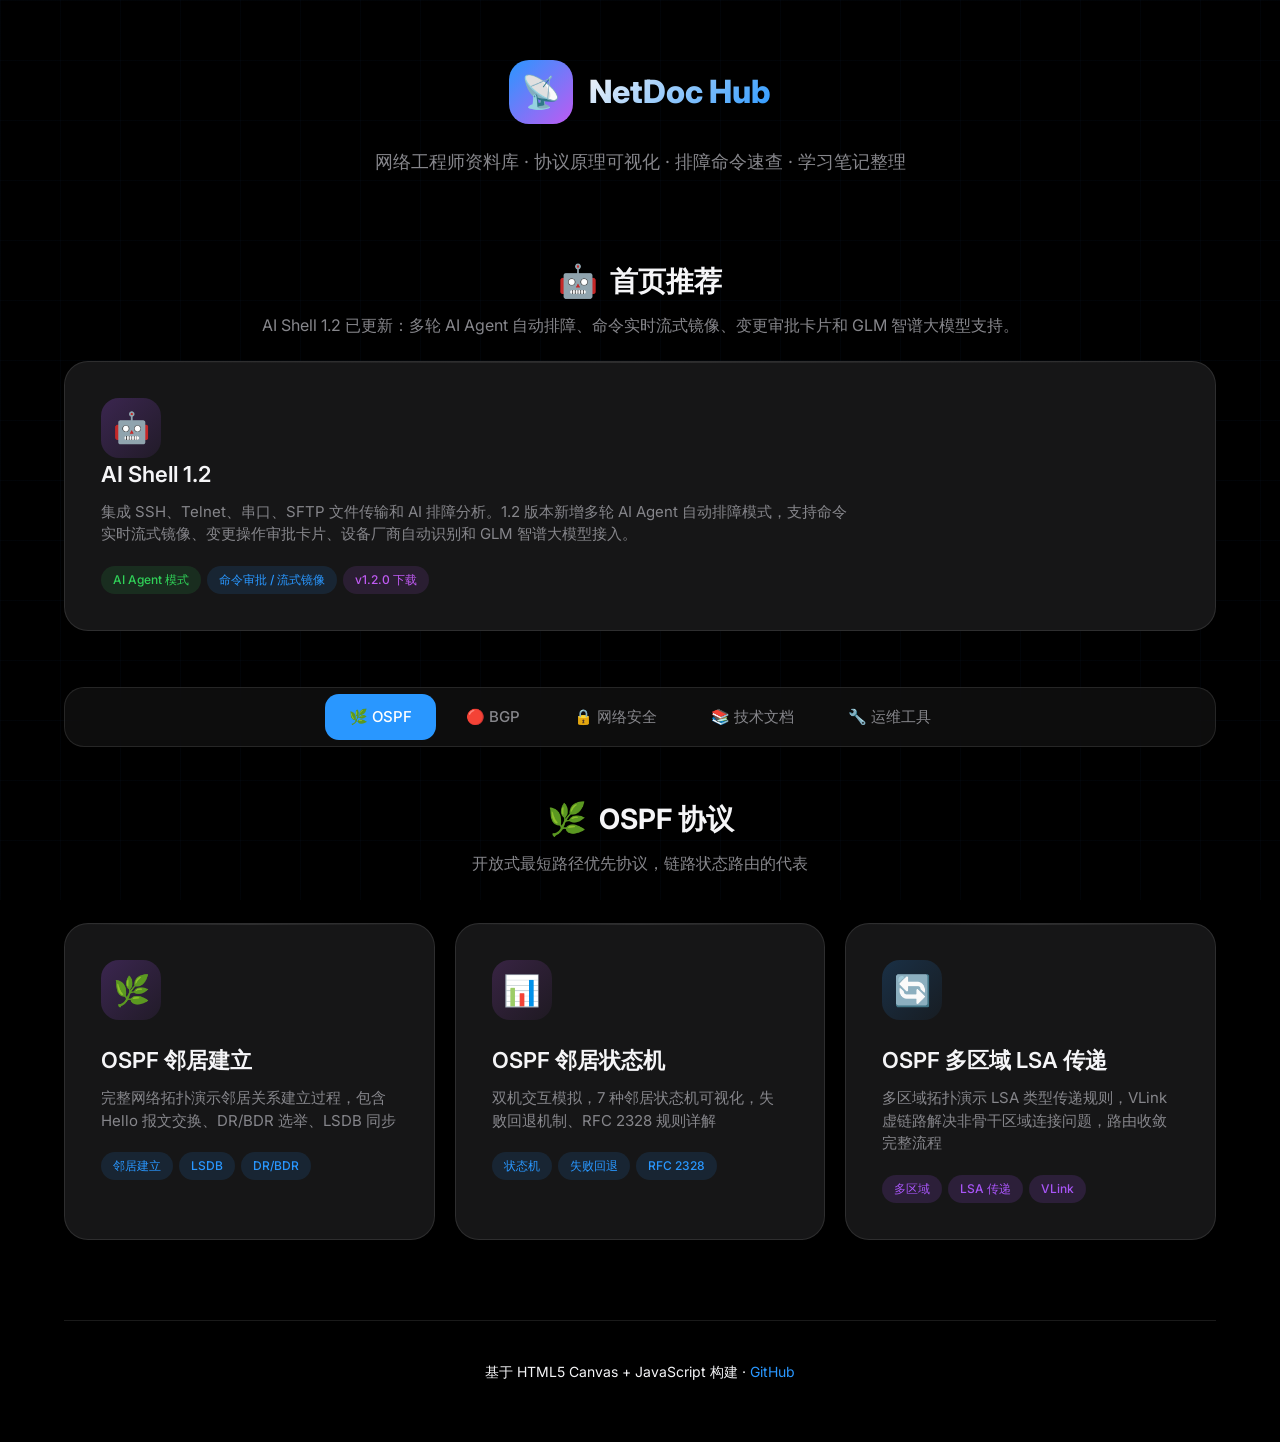
<file: index.html>
<!DOCTYPE html>
<html lang="zh-CN">
<head>
    <meta charset="UTF-8">
    <meta name="viewport" content="width=device-width, initial-scale=1.0">
    <title>NetDoc Hub - 网络工程师资料库</title>
    <link rel="preconnect" href="https://fonts.googleapis.com">
    <link rel="preconnect" href="https://fonts.gstatic.com" crossorigin>
    <link href="https://fonts.googleapis.com/css2?family=Inter:wght@400;500;600;700;800&family=JetBrains+Mono:wght@400;500;700&display=swap" rel="stylesheet">
    <style>
        * {
            margin: 0;
            padding: 0;
            box-sizing: border-box;
        }

        :root {
            --bg-primary: #000;
            --bg-secondary: #1d1d1f;
            --bg-card: #161617;
            --bg-card-hover: #1a1a1c;
            --text-primary: #f5f5f7;
            --text-secondary: #86868b;
            --accent-blue: #2997ff;
            --accent-green: #30d158;
            --accent-purple: #bf5af2;
            --accent-orange: #ff9f0a;
            --accent-red: #ff453a;
            --border-color: rgba(255, 255, 255, 0.1);
        }

        body {
            font-family: 'Inter', -apple-system, BlinkMacSystemFont, 'SF Pro Display', sans-serif;
            background: var(--bg-primary);
            color: var(--text-primary);
            line-height: 1.5;
            -webkit-font-smoothing: antialiased;
        }

        .bg-grid {
            position: fixed;
            top: 0;
            left: 0;
            width: 100%;
            height: 100%;
            background-image:
                linear-gradient(rgba(59, 130, 246, 0.03) 1px, transparent 1px),
                linear-gradient(90deg, rgba(59, 130, 246, 0.03) 1px, transparent 1px);
            background-size: 60px 60px;
            pointer-events: none;
            z-index: 0;
        }

        .container {
            position: relative;
            z-index: 1;
            max-width: 1200px;
            margin: 0 auto;
            padding: 60px 24px;
        }

        header {
            text-align: center;
            margin-bottom: 80px;
        }

        .logo {
            display: inline-flex;
            align-items: center;
            gap: 16px;
            margin-bottom: 24px;
        }

        .logo-icon {
            width: 64px;
            height: 64px;
            background: linear-gradient(135deg, var(--accent-blue), var(--accent-purple));
            border-radius: 20px;
            display: flex;
            align-items: center;
            justify-content: center;
            font-size: 32px;
        }

        .logo-text {
            font-size: 32px;
            font-weight: 800;
            background: linear-gradient(135deg, var(--text-primary), var(--accent-blue));
            -webkit-background-clip: text;
            -webkit-text-fill-color: transparent;
        }

        .subtitle {
            font-size: 18px;
            color: var(--text-secondary);
            max-width: 600px;
            margin: 0 auto;
            line-height: 1.6;
        }

        .category-nav {
            display: flex;
            justify-content: center;
            gap: 6px;
            margin: 48px 0;
            padding: 6px;
            background: rgba(255, 255, 255, 0.05);
            border-radius: 20px;
            backdrop-filter: blur(20px);
            -webkit-backdrop-filter: blur(20px);
            border: 1px solid var(--border-color);
            flex-wrap: wrap;
        }

        .category-btn {
            padding: 12px 24px;
            background: transparent;
            border: none;
            border-radius: 14px;
            color: var(--text-secondary);
            font-size: 15px;
            font-weight: 500;
            cursor: pointer;
            transition: all 0.35s cubic-bezier(0.4, 0, 0.2, 1);
            text-decoration: none;
            display: flex;
            align-items: center;
            gap: 8px;
        }

        .category-btn:hover {
            color: var(--text-primary);
            background: rgba(255, 255, 255, 0.05);
        }

        .category-btn.ospf.active {
            background: var(--accent-blue);
            color: #fff;
        }

        .category-btn.bgp.active {
            background: var(--text-primary);
            color: #000;
        }

        .category-btn.security.active {
            background: var(--accent-red);
            color: #fff;
        }

        .category-btn.tool.active {
            background: var(--accent-orange);
            color: #000;
        }

        .category-btn.ops.active {
            background: var(--accent-green);
            color: #000;
        }

        .category-btn .icon {
            font-size: 18px;
        }

        .section-title {
            text-align: center;
            margin-bottom: 48px;
        }

        .section-title .icon {
            font-size: 32px;
        }

        .section-title h2 {
            font-size: 28px;
            font-weight: 700;
            margin-bottom: 8px;
            display: flex;
            align-items: center;
            justify-content: center;
            gap: 12px;
        }

        .section-title p {
            color: var(--text-secondary);
            font-size: 16px;
        }

        .featured-section {
            margin: 0 0 56px;
        }

        .featured-section .section-title {
            margin-bottom: 24px;
        }

        .featured-card {
            display: grid;
            grid-template-columns: auto minmax(0, 1fr) auto;
            gap: 24px;
            align-items: center;
            padding: 34px;
            border-color: rgba(48, 209, 88, 0.32);
            background:
                linear-gradient(135deg, rgba(48, 209, 88, 0.12), rgba(41, 151, 255, 0.07)),
                var(--bg-card);
        }

        .featured-card .project-icon {
            margin-bottom: 0;
        }

        .featured-copy h3 {
            margin-bottom: 8px;
        }

        .featured-copy p {
            margin-bottom: 16px;
            max-width: 760px;
        }

        #ospf, #bgp, #security, #tools, #ops-tools {
            animation: fadeIn 0.4s ease-out;
        }

        @keyframes fadeIn {
            from {
                opacity: 0;
                transform: translateY(20px);
            }
            to {
                opacity: 1;
                transform: translateY(0);
            }
        }

        .projects-grid {
            display: grid;
            grid-template-columns: repeat(auto-fit, minmax(340px, 1fr));
            gap: 20px;
            margin-bottom: 80px;
        }

        .project-card {
            background: var(--bg-card);
            border: 1px solid var(--border-color);
            border-radius: 24px;
            padding: 36px;
            transition: all 0.45s cubic-bezier(0.4, 0, 0.2, 1);
            cursor: pointer;
            text-decoration: none;
            color: inherit;
            display: block;
            position: relative;
            overflow: hidden;
        }

        .project-card::before {
            content: '';
            position: absolute;
            top: 0;
            left: 0;
            right: 0;
            height: 1px;
            background: linear-gradient(90deg, transparent, rgba(255,255,255,0.1), transparent);
        }

        .project-card:hover {
            background: var(--bg-card-hover);
            transform: translateY(-3px);
            border-color: rgba(255, 255, 255, 0.18);
            box-shadow: 0 16px 48px rgba(0, 0, 0, 0.4);
        }

        .project-card .card-arrow {
            position: absolute;
            top: 36px;
            right: 36px;
            width: 36px;
            height: 36px;
            border-radius: 50%;
            background: rgba(255, 255, 255, 0.1);
            display: flex;
            align-items: center;
            justify-content: center;
            font-size: 14px;
            opacity: 0;
            transform: translateX(-8px);
            transition: all 0.3s ease;
        }

        .project-card:hover .card-arrow {
            opacity: 1;
            transform: translateX(0);
        }

        .coming-soon-card {
            opacity: 0.5;
            cursor: not-allowed;
        }

        .coming-soon-card:hover {
            transform: none;
            background: var(--bg-card);
            box-shadow: none;
        }

        .coming-soon {
            display: inline-block;
            background: rgba(255, 159, 10, 0.12);
            color: var(--accent-orange);
            padding: 4px 12px;
            border-radius: 20px;
            font-size: 12px;
            font-weight: 600;
            margin-top: 8px;
            cursor: default;
        }

        .coming-badge {
            display: inline-flex;
            align-items: center;
            gap: 6px;
            padding: 6px 14px;
            background: rgba(255, 159, 10, 0.12);
            color: var(--accent-orange);
            border-radius: 980px;
            font-size: 13px;
            font-weight: 600;
            margin-top: 16px;
        }

        .tag.ospf {
            background: rgba(168, 85, 247, 0.15);
            color: #a855f7;
        }

        .tag.bgp {
            background: rgba(239, 68, 68, 0.15);
            color: var(--accent-red);
        }

        .project-icon {
            width: 60px;
            height: 60px;
            border-radius: 18px;
            display: flex;
            align-items: center;
            justify-content: center;
            font-size: 30px;
            margin-bottom: 24px;
        }

        .project-icon.green { background: linear-gradient(135deg, rgba(168, 85, 247, 0.25), rgba(168, 85, 247, 0.08)); }
        .project-icon.purple { background: linear-gradient(135deg, rgba(191, 90, 242, 0.2), rgba(191, 90, 242, 0.05)); }
        .project-icon.blue { background: linear-gradient(135deg, rgba(41, 151, 255, 0.2), rgba(41, 151, 255, 0.05)); }
        .project-icon.orange { background: linear-gradient(135deg, rgba(255, 159, 10, 0.2), rgba(255, 159, 10, 0.05)); }
        .project-icon.red { background: linear-gradient(135deg, rgba(255, 69, 58, 0.2), rgba(255, 69, 58, 0.05)); }

        .project-card h3 {
            font-size: 22px;
            font-weight: 600;
            margin-bottom: 10px;
        }

        .project-card p {
            color: var(--text-secondary);
            font-size: 15px;
            line-height: 1.5;
            margin-bottom: 20px;
        }

        .project-tags {
            display: flex;
            flex-wrap: wrap;
            gap: 6px;
        }

        .tag {
            padding: 5px 12px;
            background: rgba(255, 255, 255, 0.08);
            border-radius: 980px;
            font-size: 12px;
            font-weight: 500;
            color: var(--text-secondary);
        }

        .tag.protocol { background: rgba(41, 151, 255, 0.12); color: var(--accent-blue); }
        .tag.tool { background: rgba(41, 151, 255, 0.12); color: var(--accent-blue); }
        .tag.ebook { background: rgba(255, 159, 10, 0.12); color: var(--accent-orange); }
        .tag.ai { background: rgba(48, 209, 88, 0.12); color: var(--accent-green); }
        .tag.download { background: rgba(191, 90, 242, 0.12); color: var(--accent-purple); }

        .features {
            display: grid;
            grid-template-columns: repeat(auto-fit, minmax(260px, 1fr));
            gap: 20px;
            margin-bottom: 80px;
        }

        .feature-card {
            background: var(--bg-card);
            border: 1px solid var(--border-color);
            border-radius: 12px;
            padding: 20px;
            text-align: center;
        }

        .feature-icon {
            width: 44px;
            height: 44px;
            border-radius: 10px;
            display: flex;
            align-items: center;
            justify-content: center;
            font-size: 22px;
            margin: 0 auto 12px;
        }

        .feature-card h4 {
            font-size: 14px;
            font-weight: 600;
            margin-bottom: 6px;
        }

        .feature-card p {
            color: var(--text-secondary);
            font-size: 12px;
            line-height: 1.5;
        }

        footer {
            text-align: center;
            padding-top: 40px;
            border-top: 1px solid var(--border-color);
            color: var(--text-tertiary);
            font-size: 14px;
        }

        footer a {
            color: var(--accent-blue);
            text-decoration: none;
        }

        footer a:hover {
            text-decoration: underline;
        }

        .stats {
            display: flex;
            justify-content: center;
            gap: 48px;
            margin: 40px 0;
        }

        .stat-item {
            text-align: center;
        }

        .stat-value {
            font-size: 36px;
            font-weight: 800;
            color: var(--accent-blue);
        }

        .stat-label {
            font-size: 13px;
            color: var(--text-tertiary);
            margin-top: 4px;
        }

        @media (max-width: 768px) {
            .container {
                padding: 40px 16px;
            }

            .logo-text {
                font-size: 24px;
            }

            .category-nav {
                gap: 8px;
                margin: 32px 0;
            }

            .category-btn {
                padding: 8px 16px;
                font-size: 13px;
            }

            .projects-grid {
                grid-template-columns: 1fr;
            }

            .featured-card {
                grid-template-columns: 1fr;
            }

            .stats {
                gap: 24px;
            }

            .stat-value {
                font-size: 28px;
            }
        }
    </style>
</head>
<body>
    <div class="bg-grid"></div>
    <div class="container">
        <header>
            <div class="logo">
                <div class="logo-icon">📡</div>
                <span class="logo-text">NetDoc Hub</span>
            </div>
            <p class="subtitle">
                网络工程师资料库 · 协议原理可视化 · 排障命令速查 · 学习笔记整理
            </p>
        </header>

        <section class="featured-section">
            <div class="section-title">
                <h2><span class="icon">🤖</span> 首页推荐</h2>
                <p>AI Shell 1.2 已更新：多轮 AI Agent 自动排障、命令实时流式镜像、变更审批卡片和 GLM 智谱大模型支持。</p>
            </div>
            <a href="tools/ai-shell.html" class="project-card featured-card">
                <div class="project-icon green">🤖</div>
                <div class="featured-copy">
                    <h3>AI Shell 1.2</h3>
                    <p>集成 SSH、Telnet、串口、SFTP 文件传输和 AI 排障分析。1.2 版本新增多轮 AI Agent 自动排障模式，支持命令实时流式镜像、变更操作审批卡片、设备厂商自动识别和 GLM 智谱大模型接入。</p>
                    <div class="project-tags">
                        <span class="tag ai">AI Agent 模式</span>
                        <span class="tag tool">命令审批 / 流式镜像</span>
                        <span class="tag download">v1.2.0 下载</span>
                    </div>
                </div>
                <div class="card-arrow">→</div>
            </a>
        </section>

        <nav class="category-nav">
            <a href="#ospf" class="category-btn ospf active" onclick="switchCategory('ospf')">🌿 OSPF</a>
            <a href="#bgp" class="category-btn bgp" onclick="switchCategory('bgp')">🔴 BGP</a>
            <a href="#security" class="category-btn security" onclick="switchCategory('security')">🔒 网络安全</a>
            <a href="#tools" class="category-btn tool" onclick="switchCategory('tools')">📚 技术文档</a>
            <a href="#ops-tools" class="category-btn ops" onclick="switchCategory('ops-tools')">🔧 运维工具</a>
        </nav>

        <section id="ospf">
            <div class="section-title">
                <h2><span class="icon">🌿</span> OSPF 协议</h2>
                <p>开放式最短路径优先协议，链路状态路由的代表</p>
            </div>

            <div class="projects-grid">
                <a href="ospf/ospf.html" class="project-card">
                    <div class="project-icon green">🌿</div>
                    <h3>OSPF 邻居建立</h3>
                    <p>完整网络拓扑演示邻居关系建立过程，包含 Hello 报文交换、DR/BDR 选举、LSDB 同步</p>
                    <div class="project-tags">
                        <span class="tag protocol">邻居建立</span>
                        <span class="tag protocol">LSDB</span>
                        <span class="tag protocol">DR/BDR</span>
                    </div>
                    <div class="card-arrow">→</div>
                </a>

                <a href="ospf/ospf-states.html" class="project-card">
                    <div class="project-icon purple">📊</div>
                    <h3>OSPF 邻居状态机</h3>
                    <p>双机交互模拟，7 种邻居状态机可视化，失败回退机制、RFC 2328 规则详解</p>
                    <div class="project-tags">
                        <span class="tag protocol">状态机</span>
                        <span class="tag protocol">失败回退</span>
                        <span class="tag protocol">RFC 2328</span>
                    </div>
                    <div class="card-arrow">→</div>
                </a>

                <a href="ospf/ospf-multi-area-lsa.html" class="project-card">
                    <div class="project-icon blue">🔄</div>
                    <h3>OSPF 多区域 LSA 传递</h3>
                    <p>多区域拓扑演示 LSA 类型传递规则，VLink 虚链路解决非骨干区域连接问题，路由收敛完整流程</p>
                    <div class="project-tags">
                        <span class="tag ospf">多区域</span>
                        <span class="tag ospf">LSA 传递</span>
                        <span class="tag ospf">VLink</span>
                    </div>
                    <div class="card-arrow">→</div>
                </a>
            </div>
        </section>

        <section id="bgp">
            <div class="section-title">
                <h2><span class="icon">🔴</span> BGP 协议</h2>
                <p>边界网关协议，互联网核心路由协议</p>
            </div>

            <div class="projects-grid">
                <a href="bgp/bgp反射与路由传递.html" class="project-card">
                    <div class="project-icon blue">🔴</div>
                    <h3>BGP 路由反射器</h3>
                    <p>路由反射器原理演示，iBGP 路由传递规则，客户端与非客户端路由反射</p>
                    <div class="project-tags">
                        <span class="tag protocol">BGP</span>
                        <span class="tag protocol">路由反射</span>
                        <span class="tag protocol">iBGP</span>
                    </div>
                    <div class="card-arrow">→</div>
                </a>
            </div>
        </section>

        <section id="security">
            <div class="section-title">
                <h2><span class="icon">🔒</span> 网络安全</h2>
                <p>网络安全演示，包括WiFi密码破解、钓鱼攻击等</p>
            </div>

            <div class="projects-grid">
                <a href="security/wifi-hacking.html" class="project-card">
                    <div class="project-icon red" style="background: linear-gradient(135deg, rgba(239, 68, 68, 0.2), rgba(239, 68, 68, 0.05));">🔓</div>
                    <h3>WiFi 密码破解</h3>
                    <p>模拟WiFi密码破解过程，包括网络扫描、握手包捕获、字典攻击等步骤</p>
                    <div class="project-tags">
                        <span class="tag protocol">WiFi</span>
                        <span class="tag protocol">密码破解</span>
                        <span class="tag protocol">网络安全</span>
                    </div>
                    <div class="card-arrow">→</div>
                </a>
            </div>
        </section>

        <section id="tools">
            <div class="section-title">
                <h2><span class="icon">📚</span> 技术文档</h2>
                <p>网络工程师技术资料与文档</p>
            </div>

            <div class="projects-grid">
                <a href="手册/网工入门・8 个排障必备命令 图文速查手册 (1) (1).pdf" class="project-card">
                    <div class="project-icon orange">📚</div>
                    <h3>排障必备命令速查</h3>
                    <p>8 个网络故障排查必备命令速查手册，包含 ping、traceroute、netstat 等常用工具详解</p>
                    <div class="project-tags">
                        <span class="tag tool">PDF</span>
                        <span class="tag tool">排障</span>
                        <span class="tag tool">速查</span>
                    </div>
                    <div class="card-arrow">→</div>
                </a>

                <a href="docs/bgp-manual.html" class="project-card">
                    <div class="project-icon blue">📖</div>
                    <h3>BGP 协议手册</h3>
                    <p>详细介绍 BGP 路由协议的工作原理，包括 AS、iBGP、eBGP、路由反射器等核心概念</p>
                    <div class="project-tags">
                        <span class="tag tool">BGP</span>
                        <span class="tag tool">AS_PATH</span>
                        <span class="tag tool">路由反射</span>
                    </div>
                    <div class="card-arrow">→</div>
                </a>

                <a href="docs/ospf-manual.html" class="project-card">
                    <div class="project-icon green">📖</div>
                    <h3>OSPF 协议手册</h3>
                    <p>详细介绍 OSPF 链路状态路由协议，包含 LSA、DR/BDR、区域划分等核心概念</p>
                    <div class="project-tags">
                        <span class="tag tool">OSPF</span>
                        <span class="tag tool">LSA</span>
                        <span class="tag tool">SPF</span>
                    </div>
                    <div class="card-arrow">→</div>
                </a>
            </div>
        </section>

        <section id="ops-tools">
            <div class="section-title">
                <h2><span class="icon">🔧</span> 运维工具</h2>
                <p>推荐好用的网络运维软件与工具链接</p>
            </div>

            <div class="projects-grid">
                <a href="switching/switch-loop.html" class="project-card">
                    <div class="project-icon orange">🔁</div>
                    <h3>交换机环路故障与排除</h3>
                    <p>演示误接网线导致二层环路、广播风暴、MAC 地址漂移、端口定位、隔离恢复和防环配置的完整排障过程。</p>
                    <div class="project-tags">
                        <span class="tag tool">交换网络</span>
                        <span class="tag tool">广播风暴</span>
                        <span class="tag tool">STP</span>
                    </div>
                    <div class="card-arrow">→</div>
                </a>

                <a href="https://mobaxterm.mobatek.net/" target="_blank" class="project-card">
                    <div class="project-icon green" style="background: transparent; display: flex; align-items: center; justify-content: center;">
                        <img src="assets/icons/Mobaxterm.png" alt="MobaXterm" style="width: 32px; height: 32px; object-fit: contain;">
                    </div>
                    <h3>MobaXterm</h3>
                    <p>功能强大的终端工具，集成SSH、SFTP、RDP、VNC等多种远程连接功能</p>
                    <div class="project-tags">
                        <span class="tag tool">终端工具</span>
                        <span class="tag tool">SSH</span>
                        <span class="tag tool">远程连接</span>
                    </div>
                    <div class="card-arrow">→</div>
                </a>

                <a href="https://www.wireshark.org/" target="_blank" class="project-card">
                    <div class="project-icon blue">🦈</div>
                    <h3>Wireshark</h3>
                    <p>网络协议分析工具，支持多种协议捕获和分析，网络故障排查必备</p>
                    <div class="project-tags">
                        <span class="tag tool">网络分析</span>
                        <span class="tag tool">协议捕获</span>
                        <span class="tag tool">开源</span>
                    </div>
                    <div class="card-arrow">→</div>
                </a>

                <a href="https://www.putty.org/" target="_blank" class="project-card">
                    <div class="project-icon green">🖥️</div>
                    <h3>PuTTY</h3>
                    <p>SSH和Telnet客户端，轻量级远程登录工具，支持串口连接</p>
                    <div class="project-tags">
                        <span class="tag tool">远程登录</span>
                        <span class="tag tool">SSH</span>
                        <span class="tag tool">轻量</span>
                    </div>
                    <div class="card-arrow">→</div>
                </a>

                <a href="https://www.nmap.org/" target="_blank" class="project-card">
                    <div class="project-icon red">🔍</div>
                    <h3>Nmap</h3>
                    <p>网络扫描和安全评估工具，端口扫描、服务探测、操作系统检测</p>
                    <div class="project-tags">
                        <span class="tag tool">网络扫描</span>
                        <span class="tag tool">安全评估</span>
                        <span class="tag tool">开源</span>
                    </div>
                    <div class="card-arrow">→</div>
                </a>

                <a href="https://www.advanced-ip-scanner.com/" target="_blank" class="project-card">
                    <div class="project-icon blue">📊</div>
                    <h3>Advanced IP Scanner</h3>
                    <p>局域网IP扫描工具，快速发现网络设备，支持远程控制</p>
                    <div class="project-tags">
                        <span class="tag tool">IP扫描</span>
                        <span class="tag tool">局域网</span>
                        <span class="tag tool">远程控制</span>
                    </div>
                    <div class="card-arrow">→</div>
                </a>
            </div>
        </section>

        <footer>
            <p>
                基于 HTML5 Canvas + JavaScript 构建 ·
                <a href="https://github.com">GitHub</a>
            </p>
        </footer>
    </div>

    <script>
        const sections = ['ospf', 'bgp', 'security', 'tools', 'ops-tools'];

        function switchCategory(category) {
            document.querySelectorAll('.category-btn').forEach(btn => {
                btn.classList.remove('active');
                if (btn.getAttribute('href') === '#' + category) {
                    btn.classList.add('active');
                }
            });

            sections.forEach(id => {
                const section = document.getElementById(id);
                if (id === category) {
                    section.style.display = 'block';
                    section.style.animation = 'none';
                    section.offsetHeight;
                    section.style.animation = 'fadeIn 0.4s ease-out';
                } else {
                    section.style.display = 'none';
                }
            });
        }

        const initialCategory = window.location.hash.replace('#', '');
        switchCategory(sections.includes(initialCategory) ? initialCategory : 'ospf');
    </script>
</body>
</html>
</file>
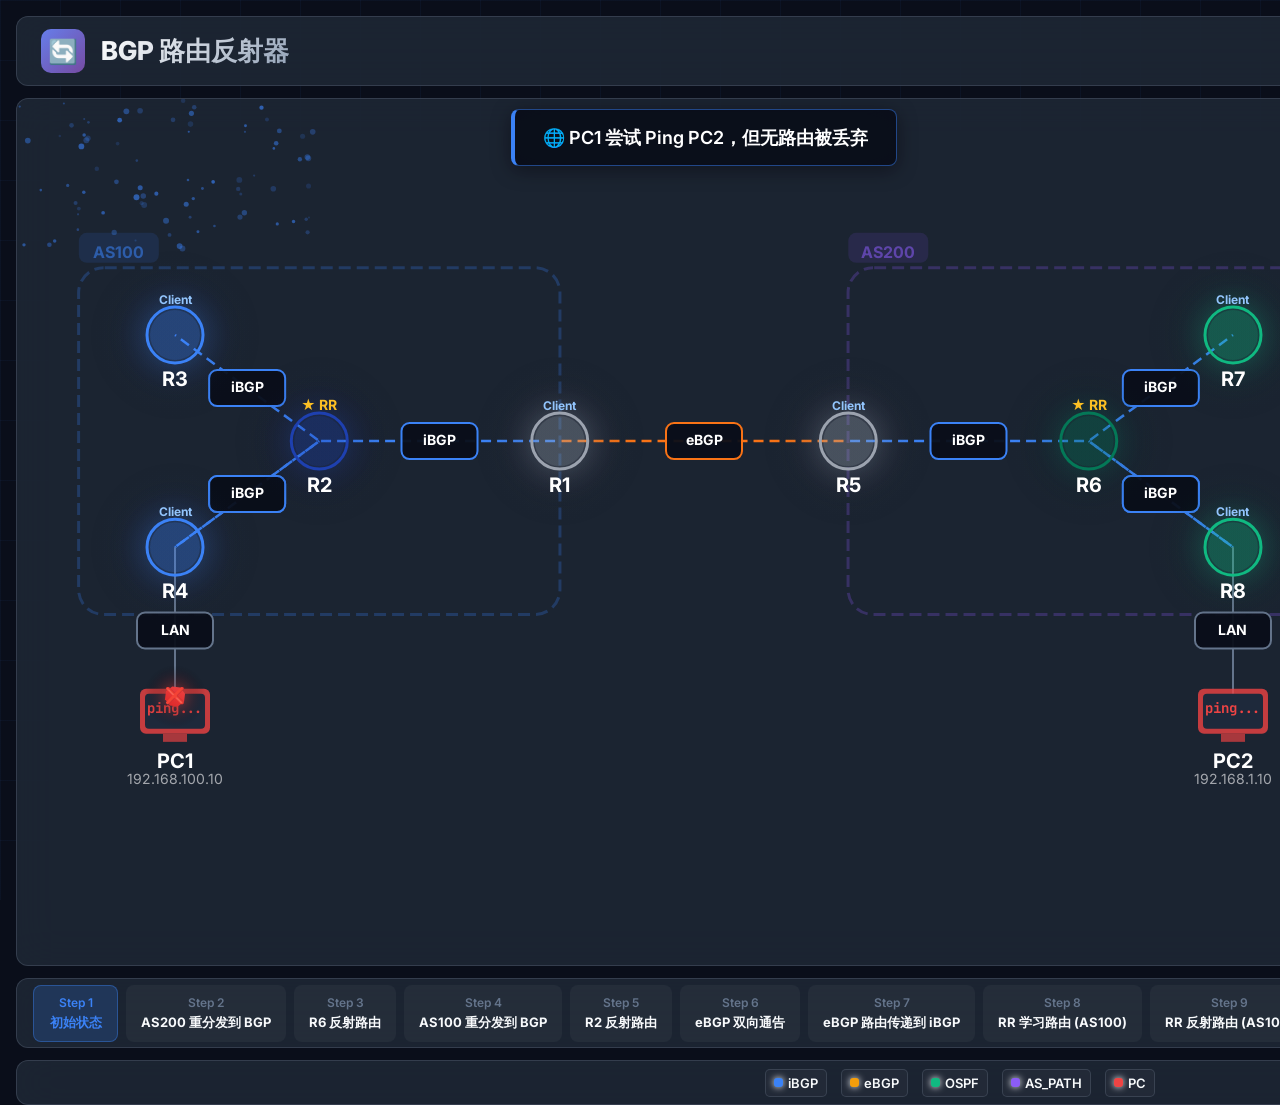
<file: bgp/bgp反射与路由传递.html>
<!DOCTYPE html>
<html lang="zh-CN">
<head>
    <meta charset="UTF-8">
    <meta name="viewport" content="width=device-width, initial-scale=1.0">
    <title>BGP 路由反射器 - DrawIO 拓扑参考</title>
    <link href="https://fonts.googleapis.com/css2?family=JetBrains+Mono:wght@400;500;600;700&family=Inter:wght@300;400;500;600;700;800&display=swap" rel="stylesheet">
    <style>
        :root {
            --bg-primary: #0a0e1a;
            --bg-secondary: #111827;
            --bg-card: rgba(31, 41, 55, 0.85);
            --border-color: rgba(148, 163, 184, 0.2);
            --text-primary: #f8fafc;
            --text-secondary: #94a3b8;
            --text-tertiary: #64748b;
            --accent-blue: #3b82f6;
            --accent-purple: #8b5cf6;
            --accent-green: #10b981;
            --accent-orange: #f59e0b;
            --accent-red: #ef4444;
            --gradient-main: linear-gradient(135deg, #667eea 0%, #764ba2 100%);
        }

        * { margin: 0; padding: 0; box-sizing: border-box; }

        body {
            font-family: 'Inter', -apple-system, sans-serif;
            background: var(--bg-primary);
            color: var(--text-primary);
            overflow: hidden;
            width: 1920px;
            height: 1080px;
        }

        .grid-bg {
            position: fixed;
            inset: 0;
            background-image: 
                linear-gradient(rgba(59, 130, 246, 0.05) 1px, transparent 1px),
                linear-gradient(90deg, rgba(59, 130, 246, 0.05) 1px, transparent 1px);
            background-size: 60px 60px;
            pointer-events: none;
            z-index: 0;
        }

        .container {
            width: 1920px;
            height: 1080px;
            margin: 0 auto;
            display: flex;
            flex-direction: column;
            gap: 12px;
            padding: 16px;
        }

        .header {
            display: flex;
            justify-content: space-between;
            align-items: center;
            padding: 0 24px;
            height: 70px;
            background: var(--bg-card);
            backdrop-filter: blur(20px);
            border-radius: 12px;
            border: 1px solid var(--border-color);
            flex-shrink: 0;
        }

        .brand {
            display: flex;
            align-items: center;
            gap: 16px;
        }

        .brand-logo {
            width: 44px; height: 44px;
            background: var(--gradient-main);
            border-radius: 10px;
            display: flex;
            align-items: center;
            justify-content: center;
            font-size: 24px;
        }

        .brand-info h1 {
            font-size: 26px;
            font-weight: 800;
            background: linear-gradient(135deg, #fff 0%, #94a3b8 100%);
            -webkit-background-clip: text;
            -webkit-text-fill-color: transparent;
        }

        .brand-info p {
            color: var(--text-secondary);
            font-size: 14px;
            margin-top: 4px;
        }

        .controls {
            display: flex;
            align-items: center;
            gap: 12px;
        }

        .step-indicator {
            background: var(--bg-secondary);
            border: 1px solid var(--border-color);
            border-radius: 8px;
            padding: 10px 24px;
            text-align: center;
        }

        .step-indicator .label {
            font-size: 12px;
            color: var(--text-tertiary);
            text-transform: uppercase;
        }

        .step-indicator .value {
            font-size: 26px;
            font-weight: 700;
            background: linear-gradient(135deg, var(--accent-blue), var(--accent-green));
            -webkit-background-clip: text;
            -webkit-text-fill-color: transparent;
            font-family: 'JetBrains Mono', monospace;
        }

        .btn {
            padding: 9px 18px;
            border-radius: 8px;
            font-weight: 600;
            font-size: 12px;
            cursor: pointer;
            border: none;
            display: flex;
            align-items: center;
            gap: 6px;
            transition: all 0.3s;
        }

        .btn-play {
            background: var(--gradient-main);
            color: white;
        }

        .btn-play:hover:not(:disabled) { transform: translateY(-2px); }
        .btn-play.playing { background: linear-gradient(135deg, #f093fb 0%, #f5576c 100%); }

        .btn-reset {
            background: var(--bg-secondary);
            color: white;
            border: 1px solid var(--border-color);
        }

        .btn:disabled { opacity: 0.4; cursor: not-allowed; }

        .main-content {
            display: grid;
            grid-template-columns: 1fr 500px;
            gap: 12px;
            height: 950px;
            flex-shrink: 0;
            overflow: hidden;
        }

        .animation-section {
            display: flex;
            flex-direction: column;
            gap: 12px;
            min-height: 0;
            overflow: hidden;
        }

        .animation-panel {
            flex: 1;
            background: var(--bg-card);
            backdrop-filter: blur(20px);
            border-radius: 12px;
            border: 1px solid var(--border-color);
            overflow: hidden;
            position: relative;
            min-height: 0;
        }

        .canvas-container {
            width: 100%;
            height: 100%;
            position: relative;
        }

        #scene-canvas {
            width: 100%;
            height: 100%;
            display: block;
        }

        .danmaku-container {
            position: absolute;
            top: 0;
            left: 0;
            right: 0;
            height: 65px;
            pointer-events: none;
            z-index: 20;
            display: flex;
            flex-direction: column;
            gap: 8px;
            padding: 10px 24px;
        }

        .danmaku-track {
            display: flex;
            justify-content: center;
        }

        .danmaku-item {
            background: rgba(10, 14, 26, 0.95);
            backdrop-filter: blur(15px);
            padding: 14px 28px;
            border-radius: 8px;
            border: 1px solid rgba(59, 130, 246, 0.5);
            border-left: 4px solid var(--accent-blue);
            color: white;
            font-size: 18px;
            font-weight: 600;
            line-height: 1.5;
            max-width: 70%;
            box-shadow: 0 4px 20px rgba(0, 0, 0, 0.4);
            animation: danmakuEnter 0.5s ease;
            word-break: break-all;
        }

        .danmaku-item strong { color: var(--accent-blue); font-weight: 700; }
        .danmaku-item .highlight { color: var(--accent-green); font-weight: 700; }

        @keyframes danmakuEnter {
            from { opacity: 0; transform: translateY(-12px); }
            to { opacity: 1; transform: translateY(0); }
        }

        .timeline-bar {
            height: 70px;
            background: var(--bg-card);
            backdrop-filter: blur(20px);
            border-radius: 12px;
            border: 1px solid var(--border-color);
            padding: 0 16px;
            flex-shrink: 0;
        }

        .timeline-list {
            display: flex;
            gap: 8px;
            height: 100%;
            align-items: center;
            overflow-x: auto;
        }

        .timeline-item {
            flex-shrink: 0;
            padding: 9px 14px;
            border-radius: 8px;
            cursor: pointer;
            transition: all 0.3s;
            background: rgba(255, 255, 255, 0.04);
            border: 1px solid transparent;
            min-width: 85px;
            text-align: center;
        }

        .timeline-item:hover:not(:disabled) {
            background: rgba(255, 255, 255, 0.08);
            transform: translateY(-2px);
        }

        .timeline-item.active {
            background: rgba(59, 130, 246, 0.2);
            border-color: rgba(59, 130, 246, 0.4);
        }

        .timeline-item.completed {
            background: rgba(16, 185, 129, 0.15);
            border-color: rgba(16, 185, 129, 0.3);
        }

        .timeline-item:disabled { opacity: 0.3; cursor: not-allowed; }

        .timeline-step-num {
            font-size: 12px;
            color: var(--text-tertiary);
            margin-bottom: 4px;
            font-weight: 600;
        }

        .timeline-item.active .timeline-step-num { color: var(--accent-blue); }

        .timeline-step-title {
            font-size: 13px;
            font-weight: 700;
            color: var(--text-primary);
            word-break: break-all;
        }

        .timeline-item.active .timeline-step-title { color: var(--accent-blue); }
        .timeline-item.completed .timeline-step-title { color: var(--accent-green); }

        .info-section {
            display: flex;
            flex-direction: column;
            gap: 8px;
            overflow-y: auto;
            height: 950px;
            padding-right: 4px;
            max-width: 500px;
            width: 500px;
        }

        .info-card {
            background: var(--bg-card);
            backdrop-filter: blur(20px);
            border-radius: 12px;
            border: 1px solid var(--border-color);
            padding: 10px;
            flex-shrink: 0;
            width: 100%;
            max-width: 100%;
            overflow: hidden;
        }

        .info-card-header {
            display: flex;
            align-items: center;
            gap: 10px;
            margin-bottom: 8px;
            padding-bottom: 6px;
            border-bottom: 1px solid var(--border-color);
        }

        .info-card-icon {
            width: 28px; height: 28px;
            background: var(--gradient-main);
            border-radius: 6px;
            display: flex;
            align-items: center;
            justify-content: center;
            font-size: 14px;
            flex-shrink: 0;
        }

        .info-card-title {
            font-size: 16px;
            font-weight: 700;
            color: var(--text-primary);
            word-break: break-all;
        }

        .info-card-content {
            line-height: 1.5;
            color: var(--text-secondary);
            font-size: 14px;
        }

        .info-card-content p { margin-bottom: 5px; }

        .route-tabs {
            display: flex;
            gap: 4px;
            margin-bottom: 8px;
        }

        .route-tab {
            flex: 1;
            padding: 8px 12px;
            background: rgba(255, 255, 255, 0.05);
            border: 1px solid var(--border-color);
            border-radius: 6px;
            font-size: 13px;
            font-weight: 600;
            color: var(--text-secondary);
            cursor: pointer;
            transition: all 0.3s;
            text-align: center;
        }

        .route-tab:hover {
            background: rgba(255, 255, 255, 0.1);
        }

        .route-tab.active {
            background: rgba(59, 130, 246, 0.2);
            border-color: var(--accent-blue);
            color: var(--accent-blue);
        }

        .route-table {
            width: 100%;
            border-collapse: collapse;
            font-size: 13px;
        }

        .route-table th {
            text-align: left;
            padding: 6px 8px;
            background: rgba(255, 255, 255, 0.05);
            color: var(--text-tertiary);
            font-weight: 700;
            border-bottom: 1px solid var(--border-color);
            font-size: 12px;
        }

        .route-table td {
            padding: 6px 8px;
            border-bottom: 1px solid rgba(255, 255, 255, 0.05);
            color: var(--text-secondary);
        }

        .route-table tr:hover td {
            background: rgba(255, 255, 255, 0.05);
        }

        .route-table tr.new-route {
            animation: routeFlash 1s ease;
            background: rgba(16, 185, 129, 0.2);
        }

        @keyframes routeFlash {
            0% { background: rgba(16, 185, 129, 0.4); }
            100% { background: rgba(255, 255, 255, 0.05); }
        }

        .route-prefix {
            font-family: 'JetBrains Mono', monospace;
            color: var(--text-primary);
            font-weight: 700;
            font-size: 14px;
        }

        .route-nexthop {
            font-family: 'JetBrains Mono', monospace;
            color: var(--accent-blue);
            font-weight: 600;
            font-size: 13px;
        }

        .route-aspath {
            font-family: 'JetBrains Mono', monospace;
            color: var(--accent-orange);
            font-weight: 600;
            font-size: 13px;
        }

        .route-best {
            color: var(--accent-green);
            font-weight: 700;
        }

        .aspath-viz {
            display: flex;
            gap: 3px;
            align-items: center;
            flex-wrap: wrap;
        }

        .as-segment {
            background: rgba(245, 158, 11, 0.2);
            border: 1px solid var(--accent-orange);
            border-radius: 4px;
            padding: 4px 8px;
            font-size: 13px;
            font-family: 'JetBrains Mono', monospace;
            color: var(--accent-orange);
            font-weight: 700;
        }

        .as-segment.new {
            background: rgba(16, 185, 129, 0.3);
            border-color: var(--accent-green);
            color: var(--accent-green);
            animation: aspathNew 0.5s ease;
        }

        @keyframes aspathNew {
            0% { transform: scale(0); opacity: 0; }
            100% { transform: scale(1); opacity: 1; }
        }

        .ibgp-split-box {
            background: rgba(239, 68, 68, 0.15);
            border: 1px solid var(--accent-red);
            border-radius: 6px;
            padding: 8px;
            margin-top: 6px;
        }

        .ibgp-split-title {
            font-size: 13px;
            font-weight: 700;
            color: var(--accent-red);
            margin-bottom: 6px;
            display: flex;
            align-items: center;
            gap: 6px;
        }

        .ibgp-split-item {
            font-size: 12px;
            color: var(--text-secondary);
            margin-bottom: 4px;
        }

        .rr-box {
            background: rgba(59, 130, 246, 0.15);
            border: 1px solid var(--accent-blue);
            border-radius: 6px;
            padding: 10px;
            margin-top: 8px;
        }

        .rr-box-title {
            font-size: 13px;
            font-weight: 700;
            color: var(--accent-blue);
            margin-bottom: 6px;
            display: flex;
            align-items: center;
            gap: 6px;
        }

        .rr-box-item {
            font-size: 12px;
            color: var(--text-secondary);
            margin-bottom: 4px;
        }

        .rr-rules-box {
            background: rgba(139, 92, 246, 0.15);
            border: 1px solid var(--accent-purple);
            border-radius: 6px;
            padding: 10px;
            margin-top: 8px;
        }

        .rr-rules-title {
            font-size: 13px;
            font-weight: 700;
            color: var(--accent-purple);
            margin-bottom: 6px;
        }

        .rr-rule {
            font-size: 12px;
            color: var(--text-secondary);
            margin-bottom: 4px;
            padding-left: 16px;
            position: relative;
        }

        .rr-rule::before {
            content: '▸';
            color: var(--accent-green);
            position: absolute;
            left: 0;
        }

        .topology-compare-box {
            background: rgba(16, 185, 129, 0.15);
            border: 1px solid var(--accent-green);
            border-radius: 6px;
            padding: 10px;
            margin-top: 8px;
        }

        .topology-compare-title {
            font-size: 13px;
            font-weight: 700;
            color: var(--accent-green);
            margin-bottom: 6px;
        }

        .topology-compare-item {
            font-size: 12px;
            color: var(--text-secondary);
            margin-bottom: 4px;
        }

        .policy-box {
            background: rgba(0, 0, 0, 0.3);
            border-radius: 5px;
            padding: 8px;
            margin-top: 6px;
            border-left: 2px solid var(--accent-orange);
        }

        .policy-title {
            font-size: 13px;
            font-weight: 700;
            color: var(--accent-orange);
            margin-bottom: 6px;
        }

        .policy-item {
            font-size: 12px;
            color: var(--text-secondary);
            margin-bottom: 2px;
            display: flex;
            align-items: center;
            gap: 4px;
        }

        .policy-item::before {
            content: '▸';
            color: var(--accent-green);
        }

        .packet-log {
            background: rgba(0, 0, 0, 0.4);
            border-radius: 6px;
            padding: 8px;
            border: 1px solid var(--border-color);
            height: 80px;
            overflow-y: auto;
            width: 100%;
            box-sizing: border-box;
        }

        .packet-log-title {
            font-size: 12px;
            color: var(--text-tertiary);
            margin-bottom: 6px;
            text-transform: uppercase;
            font-weight: 600;
        }

        .packet-log-list {
            display: flex;
            flex-direction: column;
            gap: 4px;
        }

        .packet-log-item {
            display: flex;
            align-items: center;
            gap: 6px;
            padding: 6px 8px;
            background: rgba(255, 255, 255, 0.05);
            border-radius: 4px;
            font-size: 12px;
            animation: logSlideIn 0.3s ease;
        }

        @keyframes logSlideIn {
            from { opacity: 0; transform: translateX(-8px); }
            to { opacity: 1; transform: translateX(0); }
        }

        .packet-log-dot {
            width: 5px; height: 5px;
            border-radius: 50%;
            flex-shrink: 0;
            box-shadow: 0 0 4px currentColor;
        }

        .packet-log-text {
            flex: 1;
            color: var(--text-primary);
            font-family: 'JetBrains Mono', monospace;
            word-break: break-all;
        }

        .legend-bar {
            display: flex;
            justify-content: center;
            align-items: center;
            gap: 14px;
            height: 45px;
            background: var(--bg-card);
            backdrop-filter: blur(20px);
            border-radius: 12px;
            border: 1px solid var(--border-color);
            flex-shrink: 0;
        }

        .legend-item {
            display: flex;
            align-items: center;
            gap: 5px;
            padding: 5px 8px;
            background: rgba(255, 255, 255, 0.03);
            border-radius: 5px;
            border: 1px solid var(--border-color);
        }

        .legend-dot {
            width: 9px; height: 9px;
            border-radius: 3px;
            box-shadow: 0 0 7px currentColor;
        }

        .legend-text {
            font-size: 13px;
            color: var(--text-primary);
            font-weight: 600;
        }

        ::-webkit-scrollbar { width: 4px; height: 4px; }
        ::-webkit-scrollbar-track { background: var(--bg-secondary); border-radius: 2px; }
        ::-webkit-scrollbar-thumb { background: var(--gradient-main); border-radius: 2px; }
    </style>
</head>
<body>
    <div class="grid-bg"></div>
    <div class="container">
        <header class="header">
            <div class="brand">
                <div class="brand-logo">🔄</div>
                <div class="brand-info">
                    <h1>BGP 路由反射器</h1>
                </div>
            </div>
            <div class="controls">
                <div class="step-indicator">
                    <div class="label">步骤</div>
                    <div class="value" id="step-display">01 / 10</div>
                </div>
                <button class="btn btn-reset" onclick="resetAnimation()">🔄</button>
                <button class="btn btn-play" id="play-btn" onclick="togglePlay()">
                    <span id="play-icon">▶</span>
                    <span id="play-text">播放</span>
                </button>
            </div>
        </header>

        <div class="main-content">
            <div class="animation-section">
                <div class="animation-panel">
                    <div class="canvas-container">
                        <canvas id="scene-canvas"></canvas>
                        <div class="danmaku-container">
                            <div class="danmaku-track" id="danmaku-track"></div>
                        </div>
                    </div>
                </div>
                <div class="timeline-bar">
                    <div class="timeline-list" id="timeline-list"></div>
                </div>
            </div>

            <div class="info-section">
                <div class="info-card">
                    <div class="info-card-header">
                        <div class="info-card-icon" id="info-icon">📍</div>
                        <div class="info-card-title" id="info-title">网络拓扑</div>
                    </div>
                    <div class="info-card-content" id="info-content">
                        <p>AS100 框内：R2(RR)-R3/R4(Client)。AS200 框内：R6(RR)-R7/R8(Client)。R1/R5 在 AS 框外作为 eBGP 边界。</p>
                    </div>
                </div>

                <div class="info-card">
                    <div class="info-card-header">
                        <div class="info-card-icon">📊</div>
                        <div class="info-card-title">BGP 路由表</div>
                    </div>
                    <div class="route-tabs">
                        <div class="route-tab active" onclick="switchRouteTable('R2')" id="tab-R2">R2 (RR)</div>
                        <div class="route-tab" onclick="switchRouteTable('R3')" id="tab-R3">R3</div>
                        <div class="route-tab" onclick="switchRouteTable('R4')" id="tab-R4">R4</div>
                        <div class="route-tab" onclick="switchRouteTable('R6')" id="tab-R6">R6 (RR)</div>
                        <div class="route-tab" onclick="switchRouteTable('R7')" id="tab-R7">R7</div>
                        <div class="route-tab" onclick="switchRouteTable('R8')" id="tab-R8">R8</div>
                    </div>
                    <table class="route-table">
                        <thead>
                            <tr>
                                <th>前缀</th>
                                <th>下一跳</th>
                                <th>AS_PATH</th>
                                <th>类型</th>
                            </tr>
                        </thead>
                        <tbody id="route-table-body">
                            <tr>
                                <td colspan="4" style="text-align: center; color: var(--text-tertiary); font-size: 14px;">暂无路由</td>
                            </tr>
                        </tbody>
                    </table>
                </div>

                <div class="info-card">
                    <div class="info-card-header">
                        <div class="info-card-icon">🔗</div>
                        <div class="info-card-title">AS_PATH 可视化</div>
                    </div>
                    <div id="aspath-viz" class="aspath-viz">
                        <span style="color: var(--text-tertiary); font-size: 13px;">暂无 AS_PATH</span>
                    </div>
                    
                    <div class="ibgp-split-box" id="ibgp-split-box" style="display: none;">
                        <div class="ibgp-split-title">
                            <span>⚠️</span>
                            <span>iBGP 水平分割规则</span>
                        </div>
                        <div class="ibgp-split-item">从 iBGP 学习的路由不能传给其他 iBGP 邻居</div>
                        <div class="ibgp-split-item">全互联需要 n(n-1)/2 条连接</div>
                    </div>
                    
                    <div class="rr-box" id="rr-box" style="display: none;">
                        <div class="rr-box-title">
                            <span>🔄</span>
                            <span>路由反射器 (RR) 作用</span>
                        </div>
                        <div class="rr-box-item">RR 可以突破 iBGP 水平分割</div>
                        <div class="rr-box-item">Client 之间不需要 iBGP 连接</div>
                        <div class="rr-box-item">RR 反射 eBGP 路由给所有 Client</div>
                    </div>

                    <div class="rr-rules-box" id="rr-rules-box" style="display: none;">
                        <div class="rr-rules-title">RR 反射规则</div>
                        <div class="rr-rule">eBGP 路由 → 反射给所有 Client</div>
                        <div class="rr-rule">Client 路由 → 反射给其他 Client</div>
                        <div class="rr-rule">Non-Client 路由 → 只传给 Client</div>
                    </div>

                    <div class="topology-compare-box" id="topology-compare-box" style="display: none;">
                        <div class="topology-compare-title">
                            <span>✅</span>
                            <span>RR vs 全互联</span>
                        </div>
                        <div class="topology-compare-item">全互联：3 个路由器需要 3 条 iBGP</div>
                        <div class="topology-compare-item">RR 星型：只需要 2 条 iBGP</div>
                    </div>
                </div>

                <div class="info-card">
                    <div class="info-card-header">
                        <div class="info-card-icon">⚙️</div>
                        <div class="info-card-title">BGP 选路规则</div>
                    </div>
                    <div class="policy-box">
                        <div class="policy-title">选路优先级</div>
                        <div class="policy-item">1. 最高 WEIGHT</div>
                        <div class="policy-item">2. 最高 LOCAL_PREF</div>
                        <div class="policy-item">3. 本地起源优先</div>
                        <div class="policy-item">4. 最短 AS_PATH</div>
                    </div>
                </div>

                <div class="info-card" style="flex: 1;">
                    <div class="info-card-header">
                        <div class="info-card-icon">📋</div>
                        <div class="info-card-title">UPDATE 报文</div>
                    </div>
                    <div class="packet-log">
                        <div class="packet-log-title">🔍 实时捕获</div>
                        <div class="packet-log-list" id="packet-log-list"></div>
                    </div>
                </div>
            </div>
        </div>

        <div class="legend-bar">
            <div class="legend-item">
                <div class="legend-dot" style="background: var(--accent-blue);"></div>
                <span class="legend-text">iBGP</span>
            </div>
            <div class="legend-item">
                <div class="legend-dot" style="background: var(--accent-orange);"></div>
                <span class="legend-text">eBGP</span>
            </div>
            <div class="legend-item">
                <div class="legend-dot" style="background: var(--accent-green);"></div>
                <span class="legend-text">OSPF</span>
            </div>
            <div class="legend-item">
                <div class="legend-dot" style="background: var(--accent-purple);"></div>
                <span class="legend-text">AS_PATH</span>
            </div>
            <div class="legend-item">
                <div class="legend-dot" style="background: var(--accent-red);"></div>
                <span class="legend-text">PC</span>
            </div>
        </div>
    </div>

    <script>
        const CONFIG = {
            STEP_DURATION: 10000,
            PACKET_SPEED: 0.008,
            DANMAKU_DURATION: 10000,
            DANMAKU_FADE_DELAY: 300,
            PARTICLE_COUNT: 80
        };

        const state = {
            currentStep: 0, isPlaying: false, playInterval: null,
            particles: [], packets: [], packetLog: [],
            time: 0, currentMode: 'full', totalPackets: 0,
            currentBGPState: 'idle', currentPacketType: null,
            currentDanmaku: null, danmakuTimer: null, isTransitioning: false,
            routes: { R2: [], R3: [], R4: [], R6: [], R7: [], R8: [] },
            currentRouteTable: 'R2',
            pingSuccess: false, showDropPacket: true,
            showIbgpSplit: false, showRR: false, showRRRules: false, showCompare: false
        };

        const canvas = document.getElementById('scene-canvas');
        const ctx = canvas.getContext('2d');
        const danmakuTrack = document.getElementById('danmaku-track');

        // 10 个设备 - 参考 DrawIO 拓扑，R1 和 R5 在 AS 框外作为 eBGP 边界
        const devices = [
            { id: 0, name: 'R3', ip: '10.1.1.3', as: 100, x: 0, y: 0, color: '#3b82f6', type: 'router', role: 'Client', routes: [], pulse: 0 },
            { id: 1, name: 'R2', ip: '10.1.1.2', as: 100, x: 0, y: 0, color: '#1e40af', type: 'router', role: 'RR', routes: [], pulse: 0 },
            { id: 2, name: 'R4', ip: '10.1.1.4', as: 100, x: 0, y: 0, color: '#3b82f6', type: 'router', role: 'Client', routes: [], pulse: 0 },
            { id: 3, name: 'R1', ip: '10.1.1.1', as: 100, x: 0, y: 0, color: '#9ca3af', type: 'router', role: 'Client', routes: [], pulse: 0 },
            { id: 4, name: 'R5', ip: '10.2.2.1', as: 200, x: 0, y: 0, color: '#9ca3af', type: 'router', role: 'Client', routes: [], pulse: 0 },
            { id: 5, name: 'R6', ip: '10.2.2.2', as: 200, x: 0, y: 0, color: '#047857', type: 'router', role: 'RR', routes: [], pulse: 0 },
            { id: 6, name: 'R7', ip: '10.2.2.3', as: 200, x: 0, y: 0, color: '#10b981', type: 'router', role: 'Client', routes: [], pulse: 0 },
            { id: 7, name: 'R8', ip: '10.2.2.4', as: 200, x: 0, y: 0, color: '#10b981', type: 'router', role: 'Client', routes: [], pulse: 0 },
            { id: 8, name: 'PC1', ip: '192.168.100.10', as: 100, x: 0, y: 0, color: '#ef4444', type: 'pc', role: 'Host', pulse: 0 },
            { id: 9, name: 'PC2', ip: '192.168.1.10', as: 200, x: 0, y: 0, color: '#ef4444', type: 'pc', role: 'Host', pulse: 0 }
        ];

        // DrawIO 参考拓扑连接
        const connections = [
            { from: 1, to: 0, type: 'ibgp', label: 'iBGP' },
            { from: 1, to: 2, type: 'ibgp', label: 'iBGP' },
            { from: 2, to: 1, type: 'ibgp', label: 'iBGP' },
            { from: 1, to: 3, type: 'ibgp', label: 'iBGP' },
            { from: 3, to: 4, type: 'ebgp', label: 'eBGP' },
            { from: 4, to: 5, type: 'ibgp', label: 'iBGP' },
            { from: 5, to: 6, type: 'ibgp', label: 'iBGP' },
            { from: 5, to: 7, type: 'ibgp', label: 'iBGP' },
            { from: 7, to: 5, type: 'ibgp', label: 'iBGP' },
            { from: 2, to: 8, type: 'ethernet', label: 'LAN' },
            { from: 7, to: 9, type: 'ethernet', label: 'LAN' }
        ];

        const steps = [
            { 
                title: '初始状态', 
                icon: '🌐', 
                danmaku: '🌐 PC1 尝试 Ping PC2，但无路由被丢弃', 
                pingSuccess: false, 
                showDropPacket: true,
                showIbgpSplit: false,
                showRR: false,
                showRRRules: false,
                showCompare: false,
                routes: { R2: [], R3: [], R4: [], R6: [], R7: [], R8: [] }, 
                aspath: [],
                packets: [{from:8, to:2, type:'ping-drop', detail: 'ICMP - 无路由丢弃', route: null}] 
            },
            { 
                title: 'AS200 重分发到 BGP', 
                icon: '⚡', 
                danmaku: '⚡ R8 将直连路由 192.168.1.0/24 重分发，发送给 R6 (R)', 
                pingSuccess: false, 
                showDropPacket: false,
                showIbgpSplit: false,
                showRR: true,
                showRRRules: true,
                showCompare: false,
                routes: { R2: [], R3: [], R4: [], R6: [{ prefix: '192.168.1.0/24', nexthop: '10.2.2.4', aspath: [200], type: 'ibgp', best: true }], R7: [], R8: [{ prefix: '192.168.1.0/24', nexthop: '10.2.2.4', aspath: [200], type: 'ibgp', best: true }] }, 
                aspath: [200],
                packets: [
                    {from:7, to:5, type:'redistribute', detail: 'R8→R6: 192.168.1.0/24 AS:200', route: {prefix: '192.168.1.0/24', aspath: [200]}}
                ] 
            },
            { 
                title: 'R6 反射路由', 
                icon: '🔄', 
                danmaku: '🔄 R6 (RR): 收到路由后，反射给客户机 R7 和 R5', 
                pingSuccess: false, 
                showDropPacket: false,
                showIbgpSplit: false,
                showRR: true,
                showRRRules: true,
                showCompare: false,
                routes: { R2: [], R3: [], R4: [], R6: [{ prefix: '192.168.1.0/24', nexthop: '10.2.2.4', aspath: [200], type: 'ibgp', best: true }], R7: [{ prefix: '192.168.1.0/24', nexthop: '10.2.2.4', aspath: [200], type: 'ibgp', best: true }], R8: [{ prefix: '192.168.1.0/24', nexthop: '10.2.2.4', aspath: [200], type: 'ibgp', best: true }] }, 
                aspath: [200],
                packets: [
                    {from:5, to:6, type:'ibgp', detail: 'R6→R7: 反射 192.168.1.0/24', route: {prefix: '192.168.1.0/24', aspath: [200]}},
                    {from:5, to:4, type:'ibgp', detail: 'R6→R5: 反射 192.168.1.0/24', route: {prefix: '192.168.1.0/24', aspath: [200]}}
                ] 
            },
            { 
                title: 'AS100 重分发到 BGP', 
                icon: '⚡', 
                danmaku: '⚡ R4 将直连路由 192.168.100.0/24 重分发，发送给 RR (R2)', 
                pingSuccess: false, 
                showDropPacket: false,
                showIbgpSplit: false,
                showRR: true,
                showRRRules: true,
                showCompare: false,
                routes: { R2: [{ prefix: '192.168.100.0/24', nexthop: '10.1.1.4', aspath: [100], type: 'ibgp', best: true }], R3: [], R4: [{ prefix: '192.168.100.0/24', nexthop: '10.1.1.4', aspath: [100], type: 'ibgp', best: true }], R6: [{ prefix: '192.168.1.0/24', nexthop: '10.2.2.4', aspath: [200], type: 'ibgp', best: true }], R7: [{ prefix: '192.168.1.0/24', nexthop: '10.2.2.4', aspath: [200], type: 'ibgp', best: true }], R8: [{ prefix: '192.168.1.0/24', nexthop: '10.2.2.4', aspath: [200], type: 'ibgp', best: true }] }, 
                aspath: [100],
                packets: [
                    {from:2, to:1, type:'redistribute', detail: 'R4→R2: 192.168.100.0/24 AS:100', route: {prefix: '192.168.100.0/24', aspath: [100]}}
                ] 
            },
            { 
                title: 'R2 反射路由', 
                icon: '🔄', 
                danmaku: '🔄 R2 (RR): 收到路由后，反射给客户机 R3 和 R1', 
                pingSuccess: false, 
                showDropPacket: false,
                showIbgpSplit: false,
                showRR: true,
                showRRRules: true,
                showCompare: false,
                routes: { R2: [{ prefix: '192.168.100.0/24', nexthop: '10.1.1.4', aspath: [100], type: 'ibgp', best: true }], R3: [{ prefix: '192.168.100.0/24', nexthop: '10.1.1.4', aspath: [100], type: 'ibgp', best: true }], R4: [{ prefix: '192.168.100.0/24', nexthop: '10.1.1.4', aspath: [100], type: 'ibgp', best: true }], R6: [{ prefix: '192.168.1.0/24', nexthop: '10.2.2.4', aspath: [200], type: 'ibgp', best: true }], R7: [{ prefix: '192.168.1.0/24', nexthop: '10.2.2.4', aspath: [200], type: 'ibgp', best: true }], R8: [{ prefix: '192.168.1.0/24', nexthop: '10.2.2.4', aspath: [200], type: 'ibgp', best: true }] }, 
                aspath: [100],
                packets: [
                    {from:1, to:0, type:'ibgp', detail: 'R2→R3: 反射 192.168.100.0/24', route: {prefix: '192.168.100.0/24', aspath: [100]}},
                    {from:1, to:3, type:'ibgp', detail: 'R2→R1: 反射 192.168.100.0/24', route: {prefix: '192.168.100.0/24', aspath: [100]}}
                ] 
            },
            { 
                title: 'eBGP 双向通告', 
                icon: '📤', 
                danmaku: '📤 R5↔R1: 双向 eBGP UPDATE (AS200↔AS100)', 
                pingSuccess: false, 
                showDropPacket: false,
                showIbgpSplit: false,
                showRR: true,
                showRRRules: false,
                showCompare: false,
                routes: { R2: [{ prefix: '192.168.100.0/24', nexthop: '10.1.1.4', aspath: [100], type: 'ibgp', best: true }], R3: [{ prefix: '192.168.100.0/24', nexthop: '10.1.1.4', aspath: [100], type: 'ibgp', best: true }], R4: [{ prefix: '192.168.100.0/24', nexthop: '10.1.1.4', aspath: [100], type: 'ibgp', best: true }], R6: [{ prefix: '192.168.1.0/24', nexthop: '10.2.2.4', aspath: [200], type: 'ibgp', best: true }], R7: [{ prefix: '192.168.1.0/24', nexthop: '10.2.2.4', aspath: [200], type: 'ibgp', best: true }], R8: [{ prefix: '192.168.1.0/24', nexthop: '10.2.2.4', aspath: [200], type: 'ibgp', best: true }] }, 
                aspath: [200, 100],
                packets: [
                    {from:4, to:3, type:'ebgp', detail: 'R5→R1: 192.168.1.0/24 AS:200', route: {prefix: '192.168.1.0/24', aspath: [200]}},
                    {from:3, to:4, type:'ebgp', detail: 'R1→R5: 192.168.100.0/24 AS:100', route: {prefix: '192.168.100.0/24', aspath: [100]}}
                ] 
            },
            { 
                title: 'eBGP 路由传递到 iBGP', 
                icon: '📚', 
                danmaku: '📚 eBGP 路由传递到 iBGP: R1→R2 (AS200路由) | R5→R6 (AS100路由)', 
                pingSuccess: false, 
                showDropPacket: false,
                showIbgpSplit: false,
                showRR: true,
                showRRRules: false,
                showCompare: false,
                routes: { 
                    R2: [
                        { prefix: '192.168.100.0/24', nexthop: '10.1.1.4', aspath: [100], type: 'ibgp', best: true },
                        { prefix: '192.168.1.0/24', nexthop: '10.2.2.1', aspath: [200], type: 'ibgp', best: true }
                    ], 
                    R3: [{ prefix: '192.168.100.0/24', nexthop: '10.1.1.4', aspath: [100], type: 'ibgp', best: true }], 
                    R4: [{ prefix: '192.168.100.0/24', nexthop: '10.1.1.4', aspath: [100], type: 'ibgp', best: true }],
                    R6: [
                        { prefix: '192.168.1.0/24', nexthop: '10.2.2.4', aspath: [200], type: 'ibgp', best: true },
                        { prefix: '192.168.100.0/24', nexthop: '10.1.1.1', aspath: [100], type: 'ibgp', best: true }
                    ],
                    R7: [{ prefix: '192.168.1.0/24', nexthop: '10.2.2.4', aspath: [200], type: 'ibgp', best: true }], 
                    R8: [{ prefix: '192.168.1.0/24', nexthop: '10.2.2.4', aspath: [200], type: 'ibgp', best: true }]
                }, 
                aspath: [200, 100],
                packets: [
                    {from:3, to:1, type:'ibgp', detail: 'R1→R2: 192.168.1.0/24 (eBGP learned)', route: {prefix: '192.168.1.0/24', aspath: [200]}},
                    {from:4, to:5, type:'ibgp', detail: 'R5→R6: 192.168.100.0/24 (eBGP learned)', route: {prefix: '192.168.100.0/24', aspath: [100]}}
                ] 
            },
            { 
                title: 'RR 学习路由 (AS100)', 
                icon: '�', 
                danmaku: '📖 R2 (RR): 从客户机 R1 学习到 AS200 路由 (192.168.1.0/24)', 
                pingSuccess: false, 
                showDropPacket: false,
                showIbgpSplit: true,
                showRR: true,
                showRRRules: true,
                showCompare: false,
                routes: { 
                    R2: [{ prefix: '192.168.1.0/24', nexthop: '10.2.2.1', aspath: [200], type: 'ibgp', best: true }], 
                    R3: [], R4: [], R6: [{ prefix: '192.168.100.0/24', nexthop: '10.1.1.1', aspath: [100], type: 'ibgp', best: true }], R7: [], R8: []
                }, 
                aspath: [200, 100],
                packets: [
                    {from:3, to:1, type:'ibgp', detail: 'R1→R2: 192.168.1.0/24', route: {prefix: '192.168.1.0/24', aspath: [200]}}
                ] 
            },
            { 
                title: 'RR 反射路由 (AS100)', 
                icon: '🔄', 
                danmaku: '🔄 R2 (RR): 反射 AS200 路由给客户机 R3、R4', 
                pingSuccess: false, 
                showDropPacket: false,
                showIbgpSplit: true,
                showRR: true,
                showRRRules: true,
                showCompare: false,
                routes: { 
                    R2: [{ prefix: '192.168.1.0/24', nexthop: '10.2.2.1', aspath: [200], type: 'ibgp', best: true }], 
                    R3: [{ prefix: '192.168.1.0/24', nexthop: '10.1.1.2', aspath: [200], type: 'ibgp', best: true }], 
                    R4: [{ prefix: '192.168.1.0/24', nexthop: '10.1.1.2', aspath: [200], type: 'ibgp', best: true }],
                    R6: [{ prefix: '192.168.100.0/24', nexthop: '10.1.1.1', aspath: [100], type: 'ibgp', best: true }],
                    R7: [], 
                    R8: []
                }, 
                aspath: [200, 100],
                packets: [
                    {from:1, to:0, type:'ibgp', detail: 'R2→R3: 192.168.1.0/24', route: {prefix: '192.168.1.0/24', aspath: [200]}},
                    {from:1, to:2, type:'ibgp', detail: 'R2→R4: 192.168.1.0/24', route: {prefix: '192.168.1.0/24', aspath: [200]}}
                ] 
            },
            { 
                title: 'RR 学习路由 (AS200)', 
                icon: '�', 
                danmaku: '📖 R6 (RR): 从客户机 R5 学习到 AS100 路由 (192.168.100.0/24)', 
                pingSuccess: false, 
                showDropPacket: false,
                showIbgpSplit: true,
                showRR: true,
                showRRRules: true,
                showCompare: false,
                routes: { 
                    R2: [{ prefix: '192.168.1.0/24', nexthop: '10.2.2.1', aspath: [200], type: 'ibgp', best: true }], 
                    R3: [{ prefix: '192.168.1.0/24', nexthop: '10.1.1.2', aspath: [200], type: 'ibgp', best: true }], 
                    R4: [{ prefix: '192.168.1.0/24', nexthop: '10.1.1.2', aspath: [200], type: 'ibgp', best: true }],
                    R6: [{ prefix: '192.168.100.0/24', nexthop: '10.1.1.1', aspath: [100], type: 'ibgp', best: true }],
                    R7: [], 
                    R8: []
                }, 
                aspath: [200, 100],
                packets: [
                    {from:4, to:5, type:'ibgp', detail: 'R5→R6: 192.168.100.0/24', route: {prefix: '192.168.100.0/24', aspath: [100]}}
                ] 
            },
            { 
                title: 'RR 反射路由 (AS200)', 
                icon: '🔄', 
                danmaku: '🔄 R6 (RR): 反射 AS100 路由给客户机 R7、R8', 
                pingSuccess: false, 
                showDropPacket: false,
                showIbgpSplit: false,
                showRR: true,
                showRRRules: true,
                showCompare: true,
                routes: { 
                    R2: [{ prefix: '192.168.1.0/24', nexthop: '10.2.2.1', aspath: [200], type: 'ibgp', best: true }], 
                    R3: [{ prefix: '192.168.1.0/24', nexthop: '10.1.1.2', aspath: [200], type: 'ibgp', best: true }], 
                    R4: [{ prefix: '192.168.1.0/24', nexthop: '10.1.1.2', aspath: [200], type: 'ibgp', best: true }],
                    R6: [{ prefix: '192.168.100.0/24', nexthop: '10.1.1.1', aspath: [100], type: 'ibgp', best: true }],
                    R7: [{ prefix: '192.168.100.0/24', nexthop: '10.2.2.3', aspath: [100], type: 'ibgp', best: true }], 
                    R8: [{ prefix: '192.168.100.0/24', nexthop: '10.2.2.3', aspath: [100], type: 'ibgp', best: true }]
                }, 
                aspath: [200, 100],
                packets: [
                    {from:5, to:6, type:'ibgp', detail: 'R6→R7: 192.168.100.0/24', route: {prefix: '192.168.100.0/24', aspath: [100]}},
                    {from:5, to:7, type:'ibgp', detail: 'R6→R8: 192.168.100.0/24', route: {prefix: '192.168.100.0/24', aspath: [100]}}
                ] 
            },
            { 
                title: '双向 Ping 测试', 
                icon: '�', 
                danmaku: '� PC1 ↔ PC2: 双向 ICMP 成功！路由反射器工作正常', 
                pingSuccess: true, 
                showDropPacket: false,
                showIbgpSplit: false,
                showRR: true,
                showRRRules: true,
                showCompare: true,
                routes: { 
                    R2: [{ prefix: '192.168.1.0/24', nexthop: '10.2.2.1', aspath: [200], type: 'ibgp', best: true }], 
                    R3: [{ prefix: '192.168.1.0/24', nexthop: '10.1.1.2', aspath: [200], type: 'ibgp', best: true }], 
                    R4: [{ prefix: '192.168.1.0/24', nexthop: '10.1.1.2', aspath: [200], type: 'ibgp', best: true }],
                    R6: [{ prefix: '192.168.100.0/24', nexthop: '10.1.1.1', aspath: [100], type: 'ibgp', best: true }],
                    R7: [{ prefix: '192.168.100.0/24', nexthop: '10.2.2.3', aspath: [100], type: 'ibgp', best: true }], 
                    R8: [{ prefix: '192.168.100.0/24', nexthop: '10.2.2.3', aspath: [100], type: 'ibgp', best: true }]
                }, 
                aspath: [200, 100],
                packets: [
                    {from:8, to:9, type:'ping', detail: 'ICMP: PC1→PC2', route: null},
                    {from:9, to:8, type:'ping', detail: 'ICMP: PC2→PC1', route: null}
                ] 
            }
        ];

        const packetColors = {
            ospf: { start: '#10b981', end: '#059669' },
            ibgp: { start: '#3b82f6', end: '#2563eb' },
            ebgp: { start: '#f59e0b', end: '#d97706' },
            update: { start: '#f59e0b', end: '#d97706' },
            redistribute: { start: '#f59e0b', end: '#d97706' },
            ping: { start: '#10b981', end: '#059669' },
            'ping-drop': { start: '#ef4444', end: '#dc2626' },
            ethernet: { start: '#64748b', end: '#475569' }
        };

        function hexToRgb(hex) {
            const result = /^#?([a-f\d]{2})([a-f\d]{2})([a-f\d]{2})$/i.exec(hex);
            return result ? `${parseInt(result[1], 16)}, ${parseInt(result[2], 16)}, ${parseInt(result[3], 16)}` : '100, 100, 100';
        }

        function resizeCanvas() {
            const container = canvas.parentElement;
            canvas.width = container.clientWidth * window.devicePixelRatio;
            canvas.height = container.clientHeight * window.devicePixelRatio;
            ctx.scale(window.devicePixelRatio, window.devicePixelRatio);
        }

        class Particle {
            constructor() { this.reset(); }
            reset() {
                this.x = Math.random() * canvas.width / window.devicePixelRatio;
                this.y = Math.random() * canvas.height / window.devicePixelRatio;
                this.vx = (Math.random() - 0.5) * 0.3;
                this.vy = (Math.random() - 0.5) * 0.3;
                this.size = Math.random() * 2 + 1;
                this.alpha = Math.random() * 0.5 + 0.15;
            }
            update() {
                this.x += this.vx; this.y += this.vy;
                if (this.x < 0 || this.x > canvas.width / window.devicePixelRatio) this.vx *= -1;
                if (this.y < 0 || this.y > canvas.height / window.devicePixelRatio) this.vy *= -1;
            }
            draw() {
                ctx.beginPath();
                ctx.arc(this.x, this.y, this.size, 0, Math.PI * 2);
                ctx.fillStyle = `rgba(59, 130, 246, ${this.alpha})`;
                ctx.fill();
            }
        }

        class RoutePacket {
            constructor(type, from, to, detail, route, delay = 0) {
                this.type = type; this.from = from; this.to = to;
                this.detail = detail || type.toUpperCase();
                this.route = route;
                this.delay = delay; this.progress = 0; this.completed = false;
                this.size = 0; this.maxSize = 24;
                this.startTime = Date.now() + delay; this.started = false;
                this.trail = [];
                this.isDrop = type === 'ping-drop';
            }
            update() {
                if (!this.started && Date.now() >= this.startTime) this.started = true;
                if (this.started && this.progress < 1) {
                    this.progress += CONFIG.PACKET_SPEED;
                    if (this.size < this.maxSize) this.size += 0.8;
                    const r1 = devices[this.from], r2 = devices[this.to];
                    const x = r1.x + (r2.x - r1.x) * this.progress;
                    const y = r1.y + (r2.y - r1.y) * this.progress;
                    this.trail.push({ x, y, alpha: 1, size: this.size * 0.5 });
                    if (this.trail.length > 15) this.trail.shift();
                    this.trail.forEach(t => { t.alpha -= 0.07; t.size *= 0.95; });
                } else if (this.progress >= 1) {
                    this.completed = true;
                    devices[this.to].pulse = 1;
                }
            }
            draw() {
                if (!this.started) return;
                const r1 = devices[this.from], r2 = devices[this.to];
                const x = r1.x + (r2.x - r1.x) * this.progress;
                const y = r1.y + (r2.y - r1.y) * this.progress;
                const colors = packetColors[this.type];
                
                this.trail.forEach(t => {
                    if (t.alpha > 0) {
                        const gradient = ctx.createRadialGradient(t.x, t.y, 0, t.x, t.y, t.size * 2);
                        gradient.addColorStop(0, colors.start + Math.floor(t.alpha * 80).toString(16).padStart(2, '0'));
                        gradient.addColorStop(1, 'transparent');
                        ctx.fillStyle = gradient;
                        ctx.beginPath(); ctx.arc(t.x, t.y, t.size * 2, 0, Math.PI * 2); ctx.fill();
                    }
                });
                
                const gradient = ctx.createRadialGradient(x, y, 0, x, y, this.size * 3);
                gradient.addColorStop(0, colors.start + '90');
                gradient.addColorStop(1, 'transparent');
                ctx.fillStyle = gradient;
                ctx.beginPath(); ctx.arc(x, y, this.size * 3, 0, Math.PI * 2); ctx.fill();
                
                ctx.save(); ctx.translate(x, y); ctx.rotate(this.progress * Math.PI * 4);
                const grad = ctx.createLinearGradient(-this.size, -this.size, this.size, this.size);
                grad.addColorStop(0, colors.start); grad.addColorStop(1, colors.end);
                ctx.fillStyle = grad;
                ctx.beginPath();
                for (let i = 0; i < 8; i++) {
                    const a = (i / 8) * Math.PI * 2;
                    ctx.lineTo(Math.cos(a) * this.size, Math.sin(a) * this.size);
                }
                ctx.closePath(); ctx.fill();
                ctx.restore();
                
                if (this.route && this.route.prefix) {
                    ctx.fillStyle = 'white';
                    ctx.font = 'bold 14px JetBrains Mono';
                    ctx.textAlign = 'center';
                    ctx.textBaseline = 'middle';
                    ctx.shadowColor = 'black';
                    ctx.shadowBlur = 10;

                    ctx.fillText(this.route.prefix, x, y - 18);

                    if (this.route.aspath && this.route.aspath.length > 0) {
                        const aspathStr = this.route.aspath.join(' ');
                        ctx.fillStyle = colors.start;
                        ctx.font = 'bold 12px JetBrains Mono';
                        ctx.fillText(`AS:${aspathStr}`, x, y + 18);
                    }

                    ctx.shadowBlur = 0;
                } else if (this.isDrop) {
                    ctx.fillStyle = 'white';
                    ctx.font = 'bold 16px Inter';
                    ctx.textAlign = 'center';
                    ctx.textBaseline = 'middle';
                    ctx.fillText('❌', x, y);
                } else {
                    ctx.fillStyle = 'white';
                    ctx.font = 'bold 14px Inter';
                    ctx.textAlign = 'center';
                    ctx.textBaseline = 'middle';
                    ctx.shadowColor = 'black';
                    ctx.shadowBlur = 10;
                    ctx.fillText(this.type === 'ping' ? 'ICMP' : this.type.toUpperCase(), x, y);
                    ctx.shadowBlur = 0;
                }

                if (this.isDrop && this.progress > 0.8) {
                    ctx.fillStyle = 'rgba(239, 68, 68, 0.8)';
                    ctx.font = 'bold 16px Inter';
                    ctx.fillText('⚠️ 无路由', x, y - 30);
                    
                    ctx.strokeStyle = '#ef4444';
                    ctx.lineWidth = 3;
                    ctx.beginPath();
                    ctx.moveTo(x - 15, y - 15);
                    ctx.lineTo(x + 15, y + 15);
                    ctx.moveTo(x + 15, y - 15);
                    ctx.lineTo(x - 15, y + 15);
                    ctx.stroke();
                }
            }
        }

        function showDanmaku(text) {
            if (state.isTransitioning) return;
            state.isTransitioning = true;
            if (state.danmakuTimer) { clearTimeout(state.danmakuTimer); state.danmakuTimer = null; }
            if (state.currentDanmaku) { state.currentDanmaku.classList.add('persistent'); }
            setTimeout(() => {
                if (state.currentDanmaku && state.currentDanmaku.parentNode) {
                    state.currentDanmaku.parentNode.removeChild(state.currentDanmaku);
                }
                const danmaku = document.createElement('div');
                danmaku.className = 'danmaku-item';
                danmaku.innerHTML = text;
                danmakuTrack.appendChild(danmaku);
                state.currentDanmaku = danmaku;
                state.danmakuTimer = setTimeout(() => { state.isTransitioning = false; }, CONFIG.DANMAKU_DURATION);
                state.isTransitioning = false;
            }, CONFIG.DANMAKU_FADE_DELAY);
        }

        function clearAllDanmaku() {
            if (state.danmakuTimer) { clearTimeout(state.danmakuTimer); state.danmakuTimer = null; }
            if (state.currentDanmaku && state.currentDanmaku.parentNode) {
                state.currentDanmaku.parentNode.removeChild(state.currentDanmaku);
                state.currentDanmaku = null;
            }
            state.isTransitioning = false;
        }

        for (let i = 0; i < CONFIG.PARTICLE_COUNT; i++) state.particles.push(new Particle());

        function updateDevicePositions() {
            const w = canvas.width / window.devicePixelRatio;
            const h = canvas.height / window.devicePixelRatio;
            const cx = w / 2, cy = h / 2;
            const asWidth = w * 0.35, asHeight = h * 0.35;
            
            // AS100 (左侧) - 完全独立的区域
            const as100CenterX = cx - asWidth * 0.8;
            const as100CenterY = cy - asHeight * 0.3;
            
            devices[0].x = as100CenterX - asWidth * 0.3; devices[0].y = as100CenterY - asHeight * 0.35;  // R3 (Client) 左上
            devices[1].x = as100CenterX; devices[1].y = as100CenterY;  // R2 (RR) 中心
            devices[2].x = as100CenterX - asWidth * 0.3; devices[2].y = as100CenterY + asHeight * 0.35;  // R4 (Client) 左上
            devices[3].x = as100CenterX + asWidth * 0.5; devices[3].y = as100CenterY;  // R1 (Border) AS 框外右侧

            // AS200 (右侧) - 完全独立的区域
            const as200CenterX = cx + asWidth * 0.8;
            const as200CenterY = cy - asHeight * 0.3;

            devices[4].x = as200CenterX - asWidth * 0.5; devices[4].y = as200CenterY;  // R5 (Border) AS 框外左侧
            devices[5].x = as200CenterX; devices[5].y = as200CenterY;  // R6 (RR) 中心
            devices[6].x = as200CenterX + asWidth * 0.3; devices[6].y = as200CenterY - asHeight * 0.35;  // R7 (Client) 右上
            devices[7].x = as200CenterX + asWidth * 0.3; devices[7].y = as200CenterY + asHeight * 0.35;  // R8 (Client) 右下
            
            // PC1 和 PC2 放在下方居中位置
            devices[8].x = as100CenterX - asWidth * 0.3; devices[8].y = as100CenterY + asHeight * 0.9;  // PC1 在 AS100 下方
            devices[9].x = as200CenterX + asWidth * 0.3; devices[9].y = as200CenterY + asHeight * 0.9;  // PC2 在 AS200 下方
        }

        function drawASArea(x, y, width, height, asNumber, color) {
            const pulse = Math.sin(state.time * 1) * 2;
            ctx.strokeStyle = color + '40';
            ctx.lineWidth = 3;
            ctx.setLineDash([12, 6]);
            ctx.lineDashOffset = -state.time * 5;
            ctx.beginPath();
            ctx.roundRect(x - width/2 - pulse/2, y - height/2 - pulse/2, width + pulse, height + pulse, 25);
            ctx.stroke();
            ctx.setLineDash([]);
            
            // AS 标签背景
            ctx.fillStyle = color + '20';
            ctx.beginPath();
            ctx.roundRect(x - width/2, y - height/2 - 35, 80, 30, 8);
            ctx.fill();
            
            ctx.fillStyle = color + '90';
            ctx.font = 'bold 16px Inter';
            ctx.textAlign = 'center';
            ctx.fillText(`AS${asNumber}`, x - width/2 + 40, y - height/2 - 15);
        }

        function drawRouter(device) {
            const pulse = Math.sin(state.time * 2) * 5 + device.pulse * 12;
            device.pulse *= 0.9;
            const hasRoutes = device.routes && device.routes.length > 0;
            
            for (let i = 3; i >= 1; i--) {
                const glow = ctx.createRadialGradient(device.x, device.y, 25, device.x, device.y, 55 + pulse + i * 10);
                glow.addColorStop(0, device.color + `${Math.floor(30/i).toString(16).padStart(2, '0')}`);
                glow.addColorStop(1, 'transparent');
                ctx.fillStyle = glow;
                ctx.beginPath(); ctx.arc(device.x, device.y, 55 + pulse + i * 10, 0, Math.PI * 2); ctx.fill();
            }
            
            // 路由器图标外圈
            ctx.strokeStyle = device.color;
            ctx.lineWidth = 3;
            ctx.beginPath();
            ctx.arc(device.x, device.y, 28, 0, Math.PI * 2);
            ctx.stroke();
            
            // 路由器图标内圈
            ctx.fillStyle = device.color + '30';
            ctx.beginPath();
            ctx.arc(device.x, device.y, 25, 0, Math.PI * 2);
            ctx.fill();
            
            // 路由器名称
            ctx.fillStyle = 'white';
            ctx.font = 'bold 20px Inter';
            ctx.textAlign = 'center';
            ctx.fillText(device.name, device.x, device.y + 45);

            // 角色标记
            if (device.role === 'RR') {
                ctx.fillStyle = '#fbbf24';
                ctx.font = 'bold 14px Inter';
                ctx.fillText('★ RR', device.x, device.y - 35);
            } else if (device.role === 'Client') {
                ctx.fillStyle = '#93c5fd';
                ctx.font = 'bold 12px Inter';
                ctx.fillText('Client', device.x, device.y - 35);
            }
            // 移除Border角色的eBGP标记，因为连接线路上已经显示eBGP标签
            
            // 路由指示器
            if (hasRoutes) {
                ctx.fillStyle = '#22c55e';
                ctx.beginPath(); ctx.arc(device.x + 20, device.y - 20, 6, 0, Math.PI * 2); ctx.fill();
            }
        }

        function drawPC(device) {
            const pulse = Math.sin(state.time * 2) * 4 + device.pulse * 10;
            device.pulse *= 0.9;
            
            // PC 显示器
            ctx.fillStyle = device.color + 'cc';
            ctx.beginPath();
            ctx.roundRect(device.x - 35, device.y - 25, 70, 45, 6);
            ctx.fill();
            
            // 屏幕
            ctx.fillStyle = '#1e293b';
            ctx.beginPath();
            ctx.roundRect(device.x - 30, device.y - 20, 60, 35, 4);
            ctx.fill();
            
            // Ping 状态
            ctx.fillStyle = state.pingSuccess ? '#22c55e' : '#ef4444';
            ctx.font = 'bold 14px JetBrains Mono';
            ctx.textAlign = 'left';
            ctx.fillText(state.pingSuccess ? 'ping OK' : 'ping...', device.x - 28, device.y - 5);
            
            // 底座
            ctx.fillStyle = device.color + 'aa';
            ctx.beginPath();
            ctx.rect(device.x - 12, device.y + 20, 24, 8);
            ctx.fill();
            
            // 名称
            ctx.fillStyle = 'white';
            ctx.font = 'bold 20px Inter';
            ctx.textAlign = 'center';
            ctx.fillText(device.name, device.x, device.y + 48);

            // IP
            ctx.fillStyle = 'rgba(255,255,255,0.6)';
            ctx.font = '14px Inter';
            ctx.fillText(device.ip, device.x, device.y + 66);
        }

        function drawConnections() {
            connections.forEach(conn => {
                const d1 = devices[conn.from], d2 = devices[conn.to];
                let colors;
                if (conn.type === 'ethernet') {
                    colors = { start: '#64748b', end: '#475569' };
                } else {
                    const colorMap = {
                        'ibgp': {start:'#3b82f6',end:'#2563eb'},
                        'ebgp': {start:'#f97316',end:'#ea580c'},
                        'ospf': {start:'#10b981',end:'#059669'}
                    };
                    colors = colorMap[conn.type];
                }
                
                // 绘制连接线
                ctx.strokeStyle = colors.start;
                ctx.lineWidth = conn.type === 'ethernet' ? 2 : 2.5;
                if (conn.type !== 'ethernet') {
                    ctx.setLineDash([10, 6]);
                    ctx.lineDashOffset = -(state.time * 8) % 16;
                }
                ctx.beginPath(); ctx.moveTo(d1.x, d1.y); ctx.lineTo(d2.x, d2.y); ctx.stroke();
                ctx.setLineDash([]);
                
                // 绘制连接标签
                if (conn.label) {
                    const midX = (d1.x + d2.x) / 2;
                    const midY = (d1.y + d2.y) / 2;
                    
                    // 标签背景
                    ctx.fillStyle = 'rgba(10, 14, 26, 0.95)';
                    ctx.beginPath();
                    ctx.roundRect(midX - 38, midY - 18, 76, 36, 8);
                    ctx.fill();

                    // 标签边框
                    ctx.strokeStyle = colors.start;
                    ctx.lineWidth = 2;
                    ctx.beginPath();
                    ctx.roundRect(midX - 38, midY - 18, 76, 36, 8);
                    ctx.stroke();

                    // 标签文本
                    ctx.fillStyle = 'white';
                    ctx.font = 'bold 14px Inter';
                    ctx.textAlign = 'center';
                    ctx.textBaseline = 'middle';
                    ctx.fillText(conn.label, midX, midY);
                }
            });
        }

        function render() {
            ctx.clearRect(0, 0, canvas.width / window.devicePixelRatio, canvas.height / window.devicePixelRatio);
            state.time += 0.016;
            updateDevicePositions();
            state.particles.forEach(p => { p.update(); p.draw(); });
            
            // 计算AS区域大小
            const w = canvas.width / window.devicePixelRatio;
            const h = canvas.height / window.devicePixelRatio;
            const asWidth = w * 0.35;
            const asHeight = h * 0.4;
            
            // 绘制AS100区域（左侧）
            drawASArea(devices[1].x, devices[1].y, asWidth, asHeight, 100, '#3b82f6');
            // 绘制AS200区域（右侧）
            drawASArea(devices[5].x, devices[5].y, asWidth, asHeight, 200, '#8b5cf6');
            
            drawConnections();
            for (let i = 0; i < 8; i++) drawRouter(devices[i]);
            drawPC(devices[8]);
            drawPC(devices[9]);
            state.packets = state.packets.filter(p => !p.completed);
            state.packets.forEach(p => { p.update(); p.draw(); });
            requestAnimationFrame(render);
        }

        function generateTimeline() {
            const list = document.getElementById('timeline-list');
            let html = '';
            for (let i = 0; i < steps.length; i++) {
                let cls = 'timeline-item';
                if (i < state.currentStep) cls += ' completed';
                if (i === state.currentStep) cls += ' active';
                if (i > state.currentStep + 1) cls += ' disabled';
                html += `<div class="${cls}" onclick="goToStep(${i})" ${i > state.currentStep + 1 ? 'style="pointer-events:none"' : ''}>
                    <div class="timeline-step-num">Step ${i + 1}</div>
                    <div class="timeline-step-title">${steps[i].title}</div>
                </div>`;
            }
            list.innerHTML = html;
            setTimeout(() => {
                const activeItem = list.querySelector('.timeline-item.active');
                if (activeItem) {
                    activeItem.scrollIntoView({ behavior: 'smooth', block: 'nearest', inline: 'center' });
                }
            }, 50);
        }

        function switchRouteTable(router) {
            state.currentRouteTable = router;
            document.querySelectorAll('.route-tab').forEach(tab => {
                tab.classList.toggle('active', tab.id === `tab-${router}`);
            });
            updateRouteTable(state.routes[router] || []);
        }

        function updateRouteTable(routes) {
            const tbody = document.getElementById('route-table-body');
            
            if (!routes || routes.length === 0) {
                tbody.innerHTML = '<tr><td colspan="4" style="text-align: center; color: var(--text-tertiary); font-size: 14px;">暂无路由</td></tr>';
                return;
            }
            
            tbody.innerHTML = routes.map((r, idx) => `
                <tr class="${idx === 0 ? 'new-route' : ''}">
                    <td class="route-prefix">${r.prefix}</td>
                    <td class="route-nexthop">${r.nexthop}</td>
                    <td class="route-aspath">${r.aspath ? r.aspath.join(' ') : '-'}</td>
                    <td class="${r.type === 'ebgp' ? 'route-best' : ''}" style="color: ${r.type === 'ebgp' ? '#f97316' : (r.type === 'ibgp' ? '#3b82f6' : 'var(--text-secondary)')}">${r.type}</td>
                </tr>
            `).join('');
        }

        function updateASPathViz(aspath) {
            const vizContainer = document.getElementById('aspath-viz');
            if (!aspath || aspath.length === 0) {
                vizContainer.innerHTML = '<span style="color: var(--text-tertiary); font-size: 13px;">暂无 AS_PATH</span>';
                return;
            }
            
            vizContainer.innerHTML = aspath.map((as, idx) => `
                <span class="as-segment ${idx === 0 ? 'new' : ''}">AS${as}</span>
                ${idx < aspath.length - 1 ? '<span style="color: var(--text-tertiary);">→</span>' : ''}
            `).join('');
        }

        function updatePacketLog() {
            const logList = document.getElementById('packet-log-list');
            if (state.packetLog.length === 0) {
                logList.innerHTML = '<div class="packet-log-item"><div class="packet-log-dot" style="background:#64748b"></div><div class="packet-log-text">暂无</div></div>';
            } else {
                logList.innerHTML = state.packetLog.slice(-4).map((log, idx) => `
                    <div class="packet-log-item" style="animation-delay: ${idx * 0.05}s">
                        <div class="packet-log-dot" style="background: ${packetColors[log.type]?.start || '#64748b'}"></div>
                        <div class="packet-log-text">${log.detail}</div>
                    </div>
                `).join('');
            }
        }

        function updateUI() {
            const step = steps[state.currentStep];
            if (step.danmaku) showDanmaku(step.danmaku);
            document.getElementById('step-display').textContent = `${String(state.currentStep + 1).padStart(2, '0')} / ${String(steps.length).padStart(2, '0')}`;
            document.getElementById('info-icon').textContent = step.icon;
            document.getElementById('info-title').textContent = step.title;
            document.getElementById('info-content').innerHTML = `<p>${step.danmaku.replace(/<[^>]*>/g, '')}</p>`;

            state.pingSuccess = step.pingSuccess;
            state.routes = step.routes;
            state.showIbgpSplit = step.showIbgpSplit;
            state.showRR = step.showRR;
            state.showRRRules = step.showRRRules;
            state.showCompare = step.showCompare;

            document.getElementById('ibgp-split-box').style.display = state.showIbgpSplit ? 'block' : 'none';
            document.getElementById('rr-box').style.display = state.showRR ? 'block' : 'none';
            document.getElementById('rr-rules-box').style.display = state.showRRRules ? 'block' : 'none';
            document.getElementById('topology-compare-box').style.display = state.showCompare ? 'block' : 'none';

            updateRouteTable(state.routes[state.currentRouteTable] || []);
            updateASPathViz(step.aspath);
            generateTimeline();
            
            if (step.packets.length > 0) {
                state.packets = [];
                state.packetLog = [];
                step.packets.forEach((p, i) => {
                    state.packets.push(new RoutePacket(p.type, p.from, p.to, p.detail, p.route, i * 250));
                    state.packetLog.push({ type: p.type, detail: p.detail });
                });
            }
            updatePacketLog();
            
            generateTimeline();
            const playBtn = document.getElementById('play-btn');
            if (state.currentStep >= steps.length - 1) {
                playBtn.disabled = true;
                playBtn.innerHTML = '<span>✓</span>';
            }
        }

        function goToStep(i) { if (i >= 0 && i < steps.length) { state.currentStep = i; state.packets = []; state.packetLog = []; updateUI(); } }
        function nextStep() { if (state.currentStep < steps.length - 1) goToStep(state.currentStep + 1); }

        function togglePlay() {
            if (state.isPlaying) {
                clearInterval(state.playInterval);
                state.isPlaying = false;
                document.getElementById('play-btn').classList.remove('playing');
                document.getElementById('play-icon').textContent = '▶';
                document.getElementById('play-text').textContent = '播放';
            } else {
                if (state.currentStep >= steps.length - 1) resetAnimation();
                state.isPlaying = true;
                document.getElementById('play-btn').classList.add('playing');
                document.getElementById('play-icon').textContent = '⏸';
                document.getElementById('play-text').textContent = '暂停';
                nextStep();
                state.playInterval = setInterval(() => {
                    if (state.currentStep < steps.length - 1) nextStep();
                    else {
                        clearInterval(state.playInterval);
                        state.isPlaying = false;
                        document.getElementById('play-btn').classList.remove('playing');
                        document.getElementById('play-icon').textContent = '▶';
                        document.getElementById('play-text').textContent = '播放';
                    }
                }, CONFIG.STEP_DURATION);
            }
        }

        function resetAnimation() {
            if (state.isPlaying) {
                clearInterval(state.playInterval);
                state.isPlaying = false;
                document.getElementById('play-btn').classList.remove('playing');
                document.getElementById('play-icon').textContent = '▶';
                document.getElementById('play-text').textContent = '播放';
            }
            clearAllDanmaku();
            state.currentStep = 0;
            state.currentRouteTable = 'R2';
            state.packets = [];
            state.packetLog = [];
            document.querySelectorAll('.route-tab').forEach(tab => {
                tab.classList.toggle('active', tab.id === 'tab-R2');
            });
            updateUI();
        }

        resizeCanvas();
        window.addEventListener('resize', resizeCanvas);
        document.addEventListener('keydown', (e) => {
            if (e.key === 'ArrowRight' || e.key === ' ') { e.preventDefault(); nextStep(); }
            else if (e.key === 'ArrowLeft') { e.preventDefault(); goToStep(state.currentStep - 1); }
        });

        render();
        updateUI();
    </script>
</body>
</html>
</file>
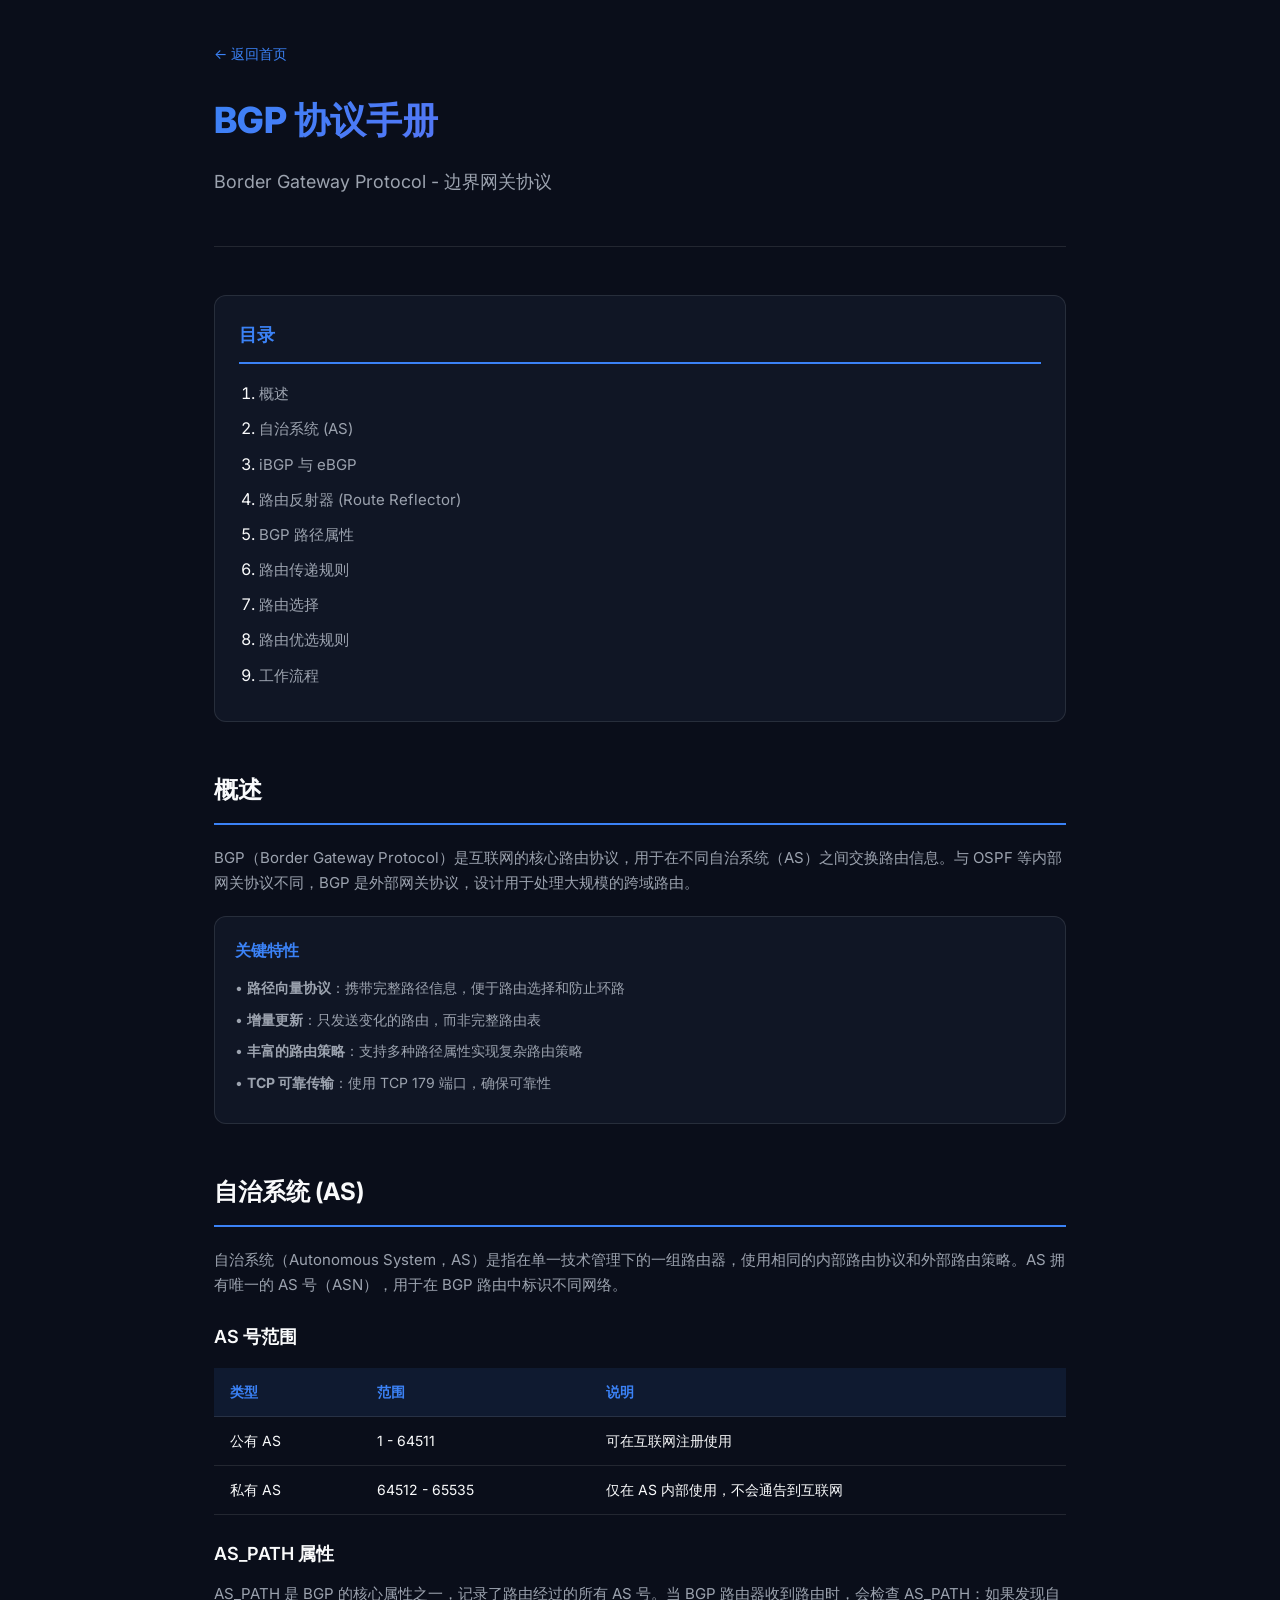
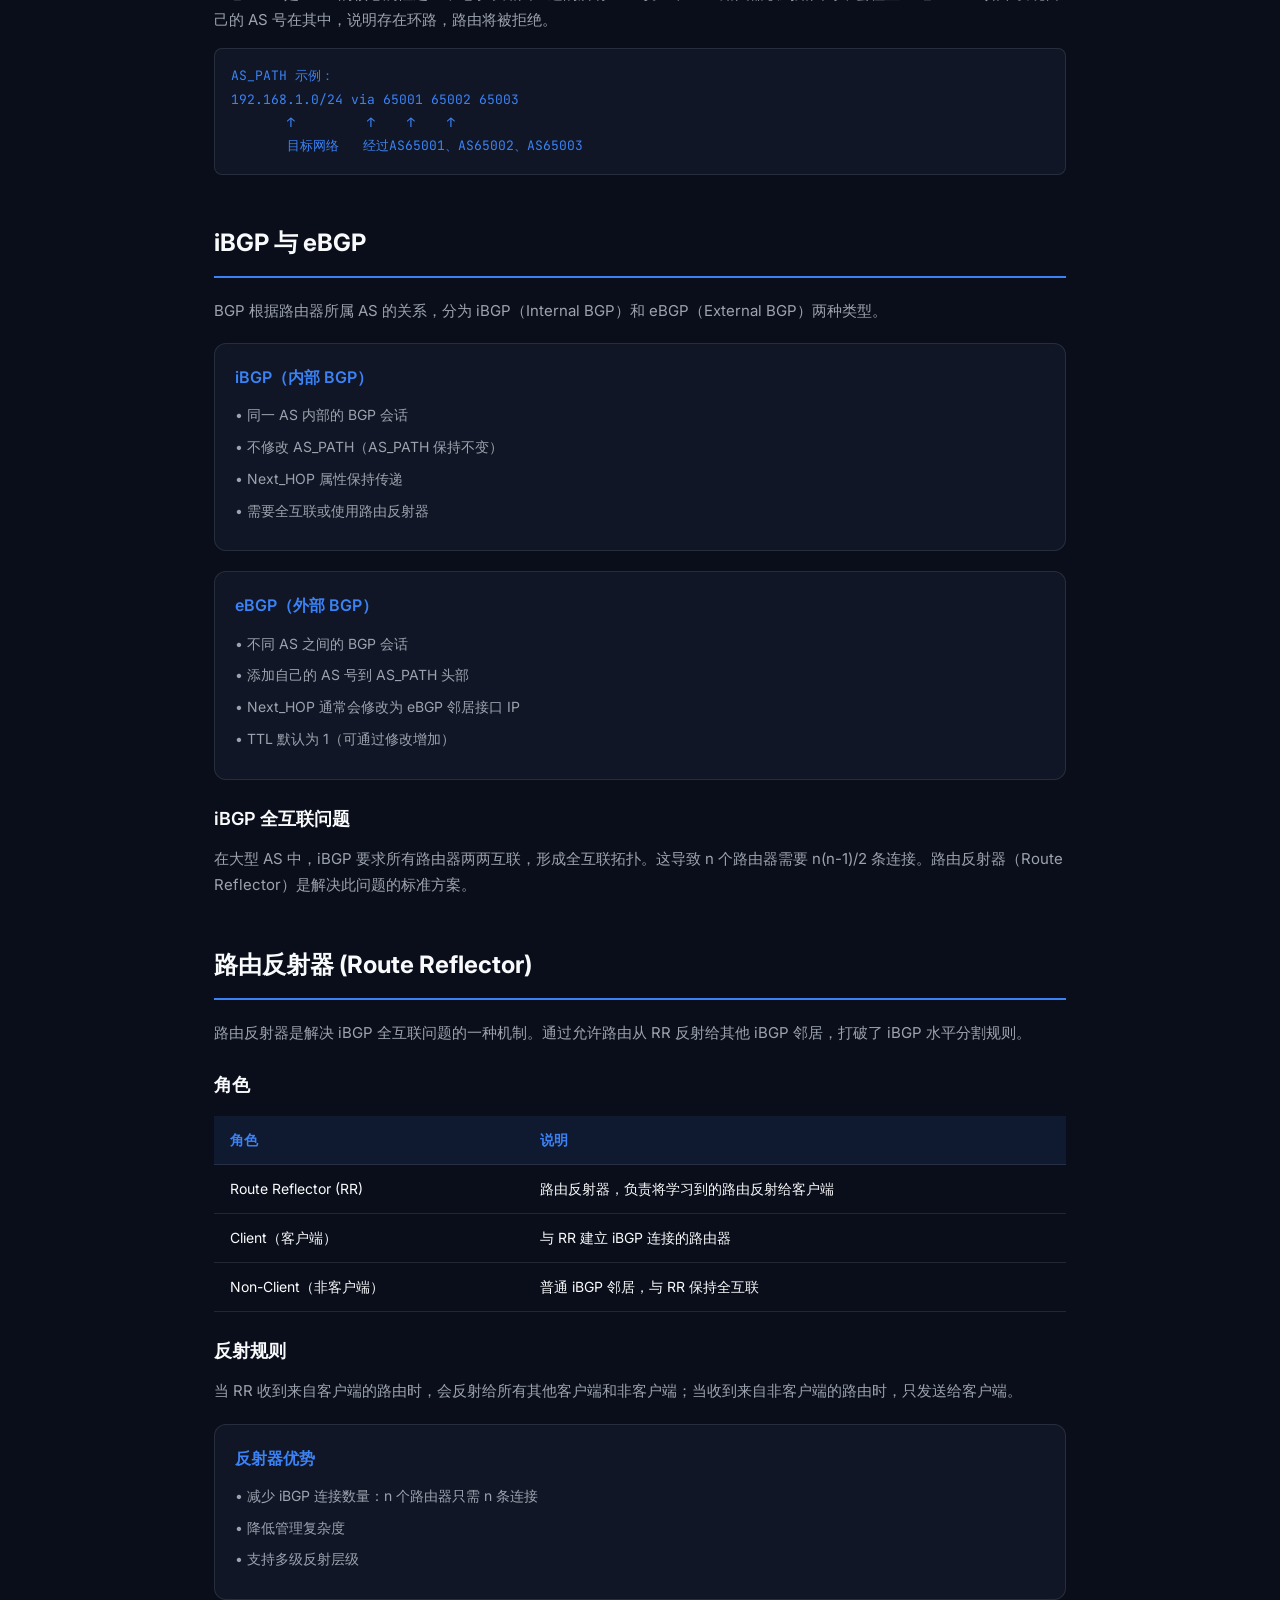
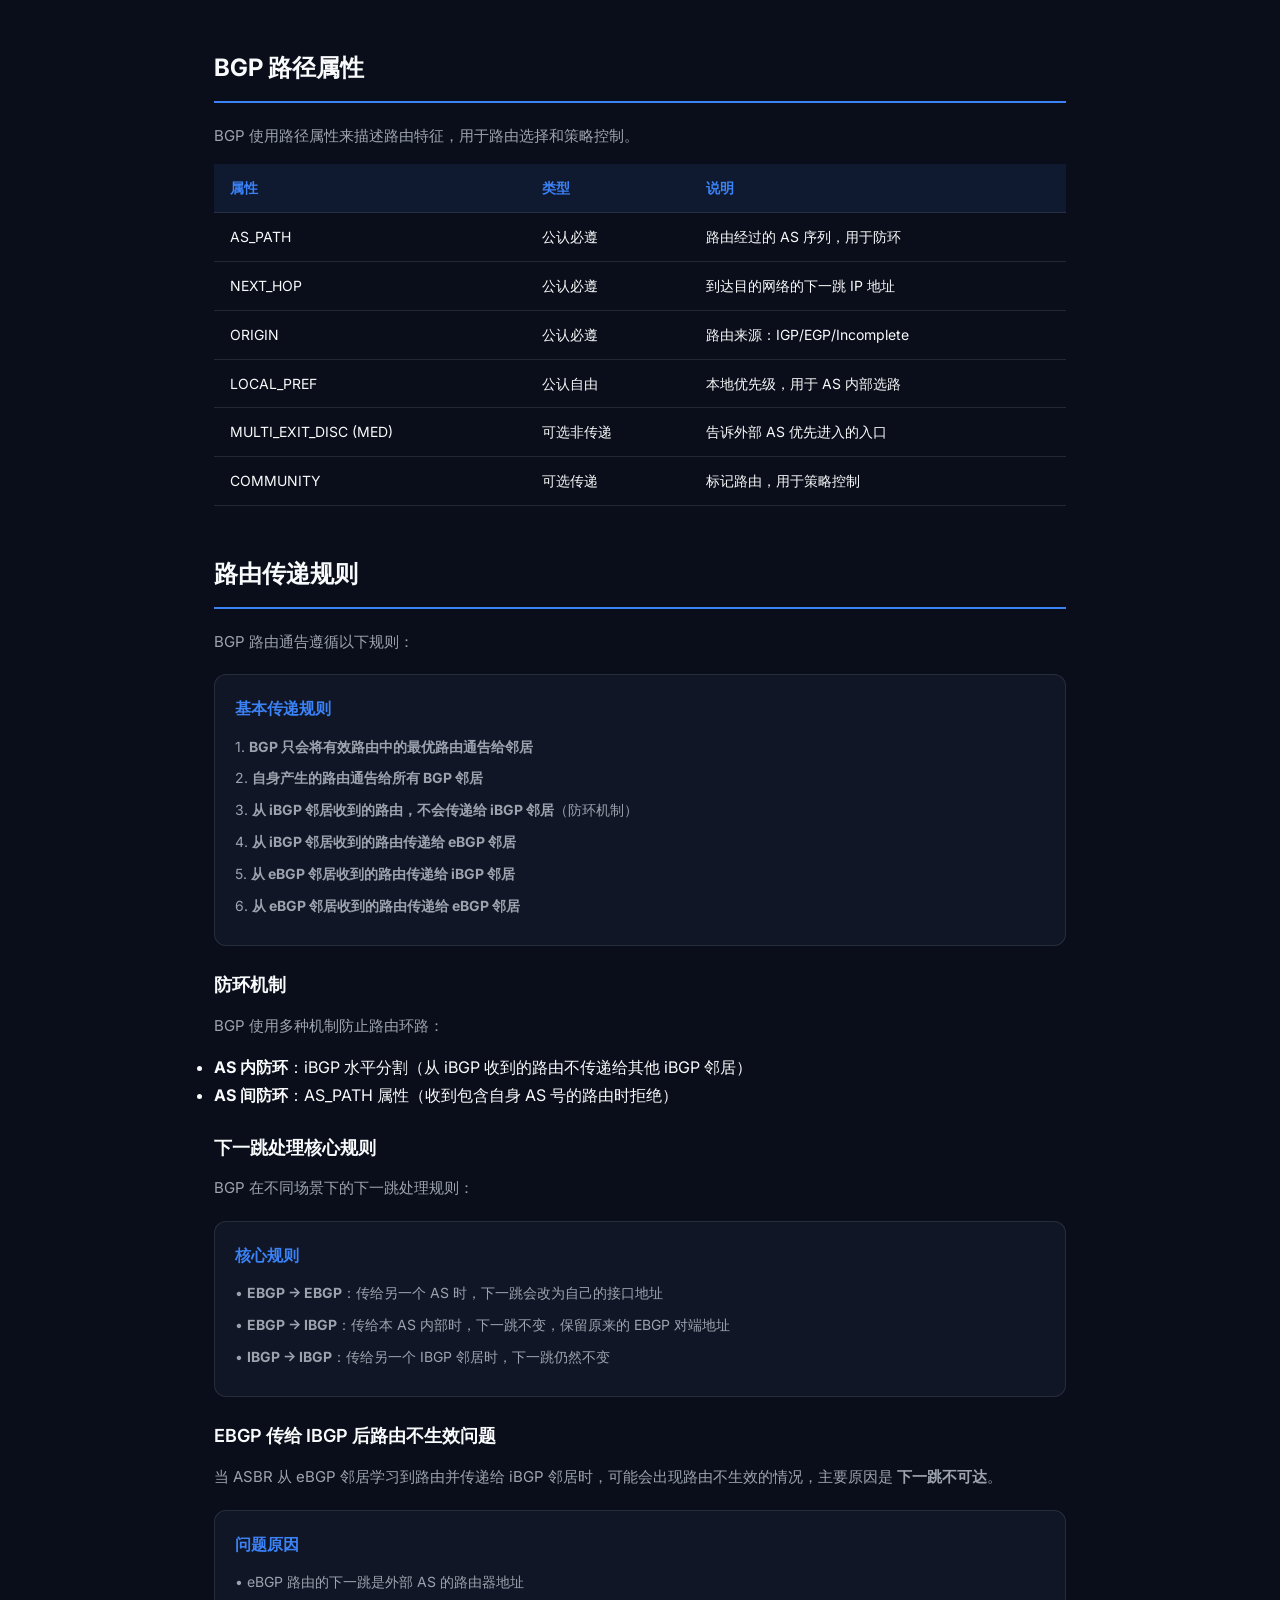
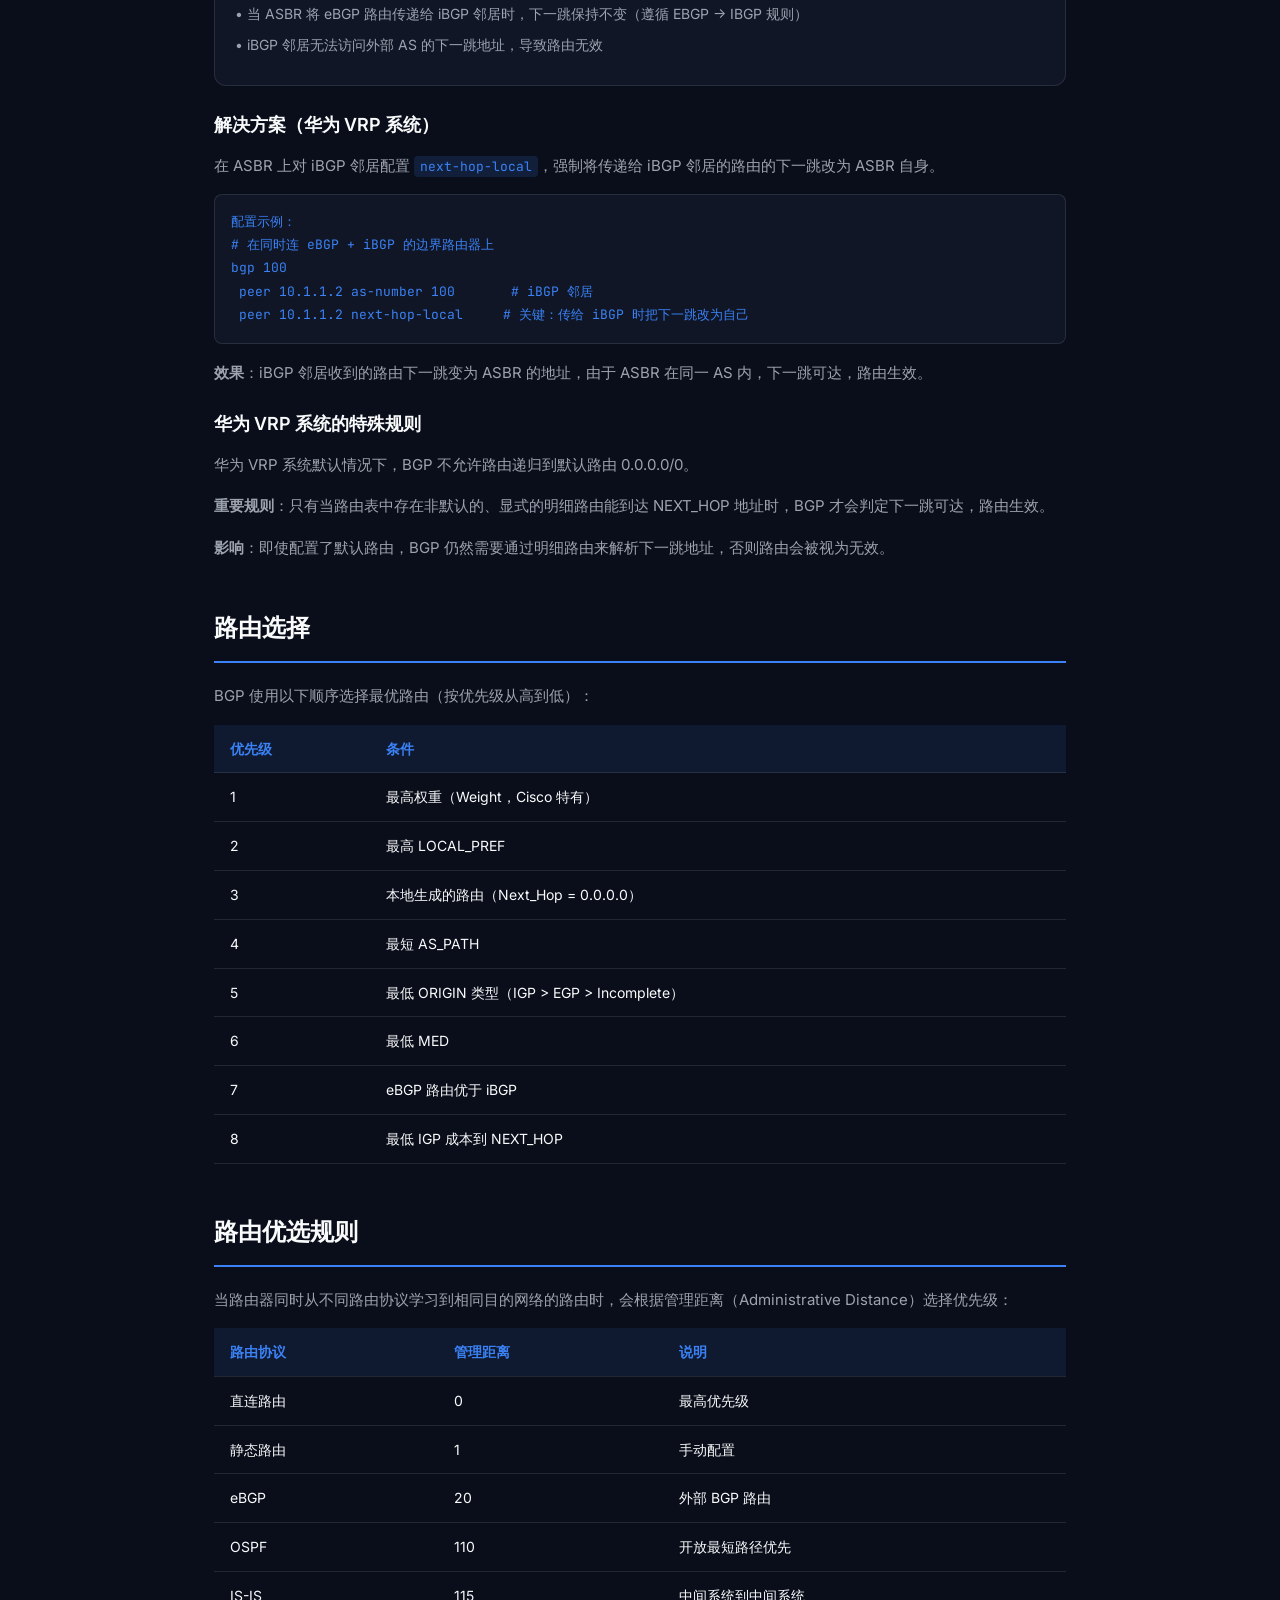
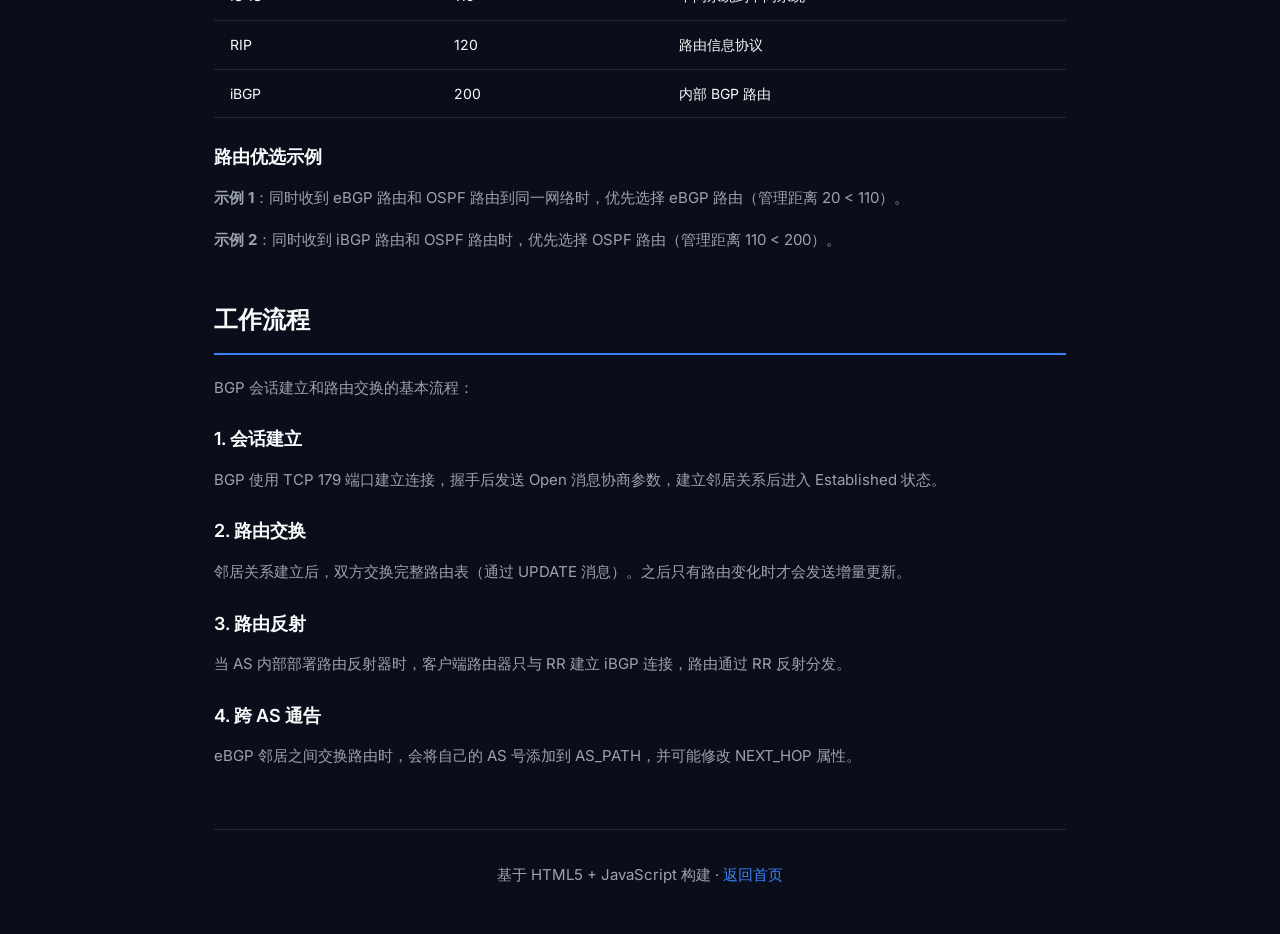
<file: docs/bgp-manual.html>
<!DOCTYPE html>
<html lang="zh-CN">
<head>
    <meta charset="UTF-8">
    <meta name="viewport" content="width=device-width, initial-scale=1.0">
    <title>BGP 协议手册 - 网络协议可视化</title>
    <link rel="preconnect" href="https://fonts.googleapis.com">
    <link rel="preconnect" href="https://fonts.gstatic.com" crossorigin>
    <link href="https://fonts.googleapis.com/css2?family=Inter:wght@400;500;600;700;800&family=JetBrains+Mono:wght@400;500;700&display=swap" rel="stylesheet">
    <style>
        * {
            margin: 0;
            padding: 0;
            box-sizing: border-box;
        }

        :root {
            --bg-primary: #0a0e1a;
            --bg-secondary: #111827;
            --bg-card: rgba(17, 24, 39, 0.9);
            --text-primary: #f9fafb;
            --text-secondary: #9ca3af;
            --text-tertiary: #6b7280;
            --accent-blue: #3b82f6;
            --accent-green: #10b981;
            --accent-purple: #8b5cf6;
            --accent-orange: #f59e0b;
            --border-color: rgba(255, 255, 255, 0.1);
        }

        body {
            font-family: 'Inter', -apple-system, BlinkMacSystemFont, sans-serif;
            background: var(--bg-primary);
            color: var(--text-primary);
            line-height: 1.7;
        }

        .container {
            max-width: 900px;
            margin: 0 auto;
            padding: 40px 24px;
        }

        header {
            margin-bottom: 48px;
            padding-bottom: 32px;
            border-bottom: 1px solid var(--border-color);
        }

        .back-link {
            display: inline-flex;
            align-items: center;
            gap: 8px;
            color: var(--accent-blue);
            text-decoration: none;
            font-size: 14px;
            margin-bottom: 24px;
            transition: opacity 0.2s;
        }

        .back-link:hover {
            opacity: 0.8;
        }

        h1 {
            font-size: 36px;
            font-weight: 800;
            margin-bottom: 16px;
            background: linear-gradient(135deg, var(--accent-blue), var(--accent-purple));
            -webkit-background-clip: text;
            -webkit-text-fill-color: transparent;
        }

        .subtitle {
            font-size: 18px;
            color: var(--text-secondary);
        }

        .toc {
            background: var(--bg-card);
            border: 1px solid var(--border-color);
            border-radius: 12px;
            padding: 24px;
            margin-bottom: 48px;
        }

        .toc h2 {
            font-size: 18px;
            font-weight: 700;
            margin-bottom: 16px;
            color: var(--accent-blue);
        }

        .toc ol {
            padding-left: 20px;
        }

        .toc li {
            margin-bottom: 8px;
        }

        .toc a {
            color: var(--text-secondary);
            text-decoration: none;
            font-size: 15px;
            transition: color 0.2s;
        }

        .toc a:hover {
            color: var(--accent-blue);
        }

        section {
            margin-bottom: 48px;
        }

        section[id] {
            scroll-margin-top: 80px;
        }

        h2 {
            font-size: 24px;
            font-weight: 700;
            margin-bottom: 20px;
            color: var(--text-primary);
            padding-bottom: 12px;
            border-bottom: 2px solid var(--accent-blue);
        }

        h3 {
            font-size: 18px;
            font-weight: 600;
            margin: 24px 0 12px;
            color: var(--text-primary);
        }

        p {
            margin-bottom: 16px;
            color: var(--text-secondary);
            font-size: 15px;
        }

        .concept-box {
            background: var(--bg-card);
            border: 1px solid var(--border-color);
            border-radius: 12px;
            padding: 20px;
            margin: 20px 0;
        }

        .concept-box h4 {
            font-size: 16px;
            font-weight: 600;
            color: var(--accent-blue);
            margin-bottom: 12px;
        }

        .concept-box p {
            margin-bottom: 8px;
            font-size: 14px;
        }

        .attribute-table {
            width: 100%;
            border-collapse: collapse;
            margin: 16px 0;
            font-size: 14px;
        }

        .attribute-table th,
        .attribute-table td {
            padding: 12px 16px;
            text-align: left;
            border-bottom: 1px solid var(--border-color);
        }

        .attribute-table th {
            background: rgba(59, 130, 246, 0.1);
            color: var(--accent-blue);
            font-weight: 600;
        }

        .attribute-table tr:hover {
            background: rgba(255, 255, 255, 0.02);
        }

        code {
            font-family: 'JetBrains Mono', monospace;
            background: rgba(59, 130, 246, 0.15);
            padding: 2px 6px;
            border-radius: 4px;
            font-size: 13px;
            color: var(--accent-blue);
        }

        pre {
            background: var(--bg-card);
            border: 1px solid var(--border-color);
            border-radius: 8px;
            padding: 16px;
            margin: 16px 0;
            overflow-x: auto;
        }

        pre code {
            background: none;
            padding: 0;
        }

        footer {
            margin-top: 60px;
            padding-top: 32px;
            border-top: 1px solid var(--border-color);
            text-align: center;
            color: var(--text-tertiary);
            font-size: 14px;
        }

        footer a {
            color: var(--accent-blue);
            text-decoration: none;
        }

        @media (max-width: 768px) {
            .container {
                padding: 24px 16px;
            }

            h1 {
                font-size: 28px;
            }

            h2 {
                font-size: 20px;
            }
        }
    </style>
</head>
<body>
    <div class="container">
        <header>
            <a href="../index.html" class="back-link">← 返回首页</a>
            <h1>BGP 协议手册</h1>
            <p class="subtitle">Border Gateway Protocol - 边界网关协议</p>
        </header>

        <nav class="toc">
            <h2>目录</h2>
            <ol>
                <li><a href="#overview">概述</a></li>
                <li><a href="#as">自治系统 (AS)</a></li>
                <li><a href="#ibgp">iBGP 与 eBGP</a></li>
                <li><a href="#rr">路由反射器 (Route Reflector)</a></li>
                <li><a href="#attributes">BGP 路径属性</a></li>
                <li><a href="#route-propagation">路由传递规则</a></li>
                <li><a href="#route-selection">路由选择</a></li>
                <li><a href="#route-preference">路由优选规则</a></li>
                <li><a href="#operation">工作流程</a></li>
            </ol>
        </nav>

        <section id="overview">
            <h2>概述</h2>
            <p>BGP（Border Gateway Protocol）是互联网的核心路由协议，用于在不同自治系统（AS）之间交换路由信息。与 OSPF 等内部网关协议不同，BGP 是外部网关协议，设计用于处理大规模的跨域路由。</p>

            <div class="concept-box">
                <h4>关键特性</h4>
                <p>• <strong>路径向量协议</strong>：携带完整路径信息，便于路由选择和防止环路</p>
                <p>• <strong>增量更新</strong>：只发送变化的路由，而非完整路由表</p>
                <p>• <strong>丰富的路由策略</strong>：支持多种路径属性实现复杂路由策略</p>
                <p>• <strong>TCP 可靠传输</strong>：使用 TCP 179 端口，确保可靠性</p>
            </div>
        </section>

        <section id="as">
            <h2>自治系统 (AS)</h2>
            <p>自治系统（Autonomous System，AS）是指在单一技术管理下的一组路由器，使用相同的内部路由协议和外部路由策略。AS 拥有唯一的 AS 号（ASN），用于在 BGP 路由中标识不同网络。</p>

            <h3>AS 号范围</h3>
            <table class="attribute-table">
                <tr>
                    <th>类型</th>
                    <th>范围</th>
                    <th>说明</th>
                </tr>
                <tr>
                    <td>公有 AS</td>
                    <td>1 - 64511</td>
                    <td>可在互联网注册使用</td>
                </tr>
                <tr>
                    <td>私有 AS</td>
                    <td>64512 - 65535</td>
                    <td>仅在 AS 内部使用，不会通告到互联网</td>
                </tr>
            </table>

            <h3>AS_PATH 属性</h3>
            <p>AS_PATH 是 BGP 的核心属性之一，记录了路由经过的所有 AS 号。当 BGP 路由器收到路由时，会检查 AS_PATH：如果发现自己的 AS 号在其中，说明存在环路，路由将被拒绝。</p>

            <pre><code>AS_PATH 示例：
192.168.1.0/24 via 65001 65002 65003
       ↑         ↑    ↑    ↑
       目标网络   经过AS65001、AS65002、AS65003</code></pre>
        </section>

        <section id="ibgp">
            <h2>iBGP 与 eBGP</h2>
            <p>BGP 根据路由器所属 AS 的关系，分为 iBGP（Internal BGP）和 eBGP（External BGP）两种类型。</p>

            <div class="concept-box">
                <h4>iBGP（内部 BGP）</h4>
                <p>• 同一 AS 内部的 BGP 会话</p>
                <p>• 不修改 AS_PATH（AS_PATH 保持不变）</p>
                <p>• Next_HOP 属性保持传递</p>
                <p>• 需要全互联或使用路由反射器</p>
            </div>

            <div class="concept-box">
                <h4>eBGP（外部 BGP）</h4>
                <p>• 不同 AS 之间的 BGP 会话</p>
                <p>• 添加自己的 AS 号到 AS_PATH 头部</p>
                <p>• Next_HOP 通常会修改为 eBGP 邻居接口 IP</p>
                <p>• TTL 默认为 1（可通过修改增加）</p>
            </div>

            <h3>iBGP 全互联问题</h3>
            <p>在大型 AS 中，iBGP 要求所有路由器两两互联，形成全互联拓扑。这导致 n 个路由器需要 n(n-1)/2 条连接。路由反射器（Route Reflector）是解决此问题的标准方案。</p>
        </section>

        <section id="rr">
            <h2>路由反射器 (Route Reflector)</h2>
            <p>路由反射器是解决 iBGP 全互联问题的一种机制。通过允许路由从 RR 反射给其他 iBGP 邻居，打破了 iBGP 水平分割规则。</p>

            <h3>角色</h3>
            <table class="attribute-table">
                <tr>
                    <th>角色</th>
                    <th>说明</th>
                </tr>
                <tr>
                    <td>Route Reflector (RR)</td>
                    <td>路由反射器，负责将学习到的路由反射给客户端</td>
                </tr>
                <tr>
                    <td>Client（客户端）</td>
                    <td>与 RR 建立 iBGP 连接的路由器</td>
                </tr>
                <tr>
                    <td>Non-Client（非客户端）</td>
                    <td>普通 iBGP 邻居，与 RR 保持全互联</td>
                </tr>
            </table>

            <h3>反射规则</h3>
            <p>当 RR 收到来自客户端的路由时，会反射给所有其他客户端和非客户端；当收到来自非客户端的路由时，只发送给客户端。</p>

            <div class="concept-box">
                <h4>反射器优势</h4>
                <p>• 减少 iBGP 连接数量：n 个路由器只需 n 条连接</p>
                <p>• 降低管理复杂度</p>
                <p>• 支持多级反射层级</p>
            </div>
        </section>

        <section id="attributes">
            <h2>BGP 路径属性</h2>
            <p>BGP 使用路径属性来描述路由特征，用于路由选择和策略控制。</p>

            <table class="attribute-table">
                <tr>
                    <th>属性</th>
                    <th>类型</th>
                    <th>说明</th>
                </tr>
                <tr>
                    <td>AS_PATH</td>
                    <td>公认必遵</td>
                    <td>路由经过的 AS 序列，用于防环</td>
                </tr>
                <tr>
                    <td>NEXT_HOP</td>
                    <td>公认必遵</td>
                    <td>到达目的网络的下一跳 IP 地址</td>
                </tr>
                <tr>
                    <td>ORIGIN</td>
                    <td>公认必遵</td>
                    <td>路由来源：IGP/EGP/Incomplete</td>
                </tr>
                <tr>
                    <td>LOCAL_PREF</td>
                    <td>公认自由</td>
                    <td>本地优先级，用于 AS 内部选路</td>
                </tr>
                <tr>
                    <td>MULTI_EXIT_DISC (MED)</td>
                    <td>可选非传递</td>
                    <td>告诉外部 AS 优先进入的入口</td>
                </tr>
                <tr>
                    <td>COMMUNITY</td>
                    <td>可选传递</td>
                    <td>标记路由，用于策略控制</td>
                </tr>
            </table>
        </section>

        <section id="route-propagation">
            <h2>路由传递规则</h2>
            <p>BGP 路由通告遵循以下规则：</p>

            <div class="concept-box">
                <h4>基本传递规则</h4>
                <p>1. <strong>BGP 只会将有效路由中的最优路由通告给邻居</strong></p>
                <p>2. <strong>自身产生的路由通告给所有 BGP 邻居</strong></p>
                <p>3. <strong>从 iBGP 邻居收到的路由，不会传递给 iBGP 邻居</strong>（防环机制）</p>
                <p>4. <strong>从 iBGP 邻居收到的路由传递给 eBGP 邻居</strong></p>
                <p>5. <strong>从 eBGP 邻居收到的路由传递给 iBGP 邻居</strong></p>
                <p>6. <strong>从 eBGP 邻居收到的路由传递给 eBGP 邻居</strong></p>
            </div>

            <h3>防环机制</h3>
            <p>BGP 使用多种机制防止路由环路：</p>
            <ul>
                <li><strong>AS 内防环</strong>：iBGP 水平分割（从 iBGP 收到的路由不传递给其他 iBGP 邻居）</li>
                <li><strong>AS 间防环</strong>：AS_PATH 属性（收到包含自身 AS 号的路由时拒绝）</li>
            </ul>

            <h3>下一跳处理核心规则</h3>
            <p>BGP 在不同场景下的下一跳处理规则：</p>

            <div class="concept-box">
                <h4>核心规则</h4>
                <p>• <strong>EBGP → EBGP</strong>：传给另一个 AS 时，下一跳会改为自己的接口地址</p>
                <p>• <strong>EBGP → IBGP</strong>：传给本 AS 内部时，下一跳不变，保留原来的 EBGP 对端地址</p>
                <p>• <strong>IBGP → IBGP</strong>：传给另一个 IBGP 邻居时，下一跳仍然不变</p>
            </div>

            <h3>EBGP 传给 IBGP 后路由不生效问题</h3>
            <p>当 ASBR 从 eBGP 邻居学习到路由并传递给 iBGP 邻居时，可能会出现路由不生效的情况，主要原因是 <strong>下一跳不可达</strong>。</p>

            <div class="concept-box">
                <h4>问题原因</h4>
                <p>• eBGP 路由的下一跳是外部 AS 的路由器地址</p>
                <p>• 当 ASBR 将 eBGP 路由传递给 iBGP 邻居时，下一跳保持不变（遵循 EBGP → IBGP 规则）</p>
                <p>• iBGP 邻居无法访问外部 AS 的下一跳地址，导致路由无效</p>
            </div>

            <h3>解决方案（华为 VRP 系统）</h3>
            <p>在 ASBR 上对 iBGP 邻居配置 <code>next-hop-local</code>，强制将传递给 iBGP 邻居的路由的下一跳改为 ASBR 自身。</p>

            <pre><code>配置示例：
# 在同时连 eBGP + iBGP 的边界路由器上
bgp 100
 peer 10.1.1.2 as-number 100       # iBGP 邻居
 peer 10.1.1.2 next-hop-local     # 关键：传给 iBGP 时把下一跳改为自己
</code></pre>

            <p><strong>效果</strong>：iBGP 邻居收到的路由下一跳变为 ASBR 的地址，由于 ASBR 在同一 AS 内，下一跳可达，路由生效。</p>

            <h3>华为 VRP 系统的特殊规则</h3>
            <p>华为 VRP 系统默认情况下，BGP 不允许路由递归到默认路由 0.0.0.0/0。</p>
            <p><strong>重要规则</strong>：只有当路由表中存在非默认的、显式的明细路由能到达 NEXT_HOP 地址时，BGP 才会判定下一跳可达，路由生效。</p>
            <p><strong>影响</strong>：即使配置了默认路由，BGP 仍然需要通过明细路由来解析下一跳地址，否则路由会被视为无效。</p>
        </section>

        <section id="route-selection">
            <h2>路由选择</h2>
            <p>BGP 使用以下顺序选择最优路由（按优先级从高到低）：</p>

            <table class="attribute-table">
                <tr>
                    <th>优先级</th>
                    <th>条件</th>
                </tr>
                <tr>
                    <td>1</td>
                    <td>最高权重（Weight，Cisco 特有）</td>
                </tr>
                <tr>
                    <td>2</td>
                    <td>最高 LOCAL_PREF</td>
                </tr>
                <tr>
                    <td>3</td>
                    <td>本地生成的路由（Next_Hop = 0.0.0.0）</td>
                </tr>
                <tr>
                    <td>4</td>
                    <td>最短 AS_PATH</td>
                </tr>
                <tr>
                    <td>5</td>
                    <td>最低 ORIGIN 类型（IGP &gt; EGP &gt; Incomplete）</td>
                </tr>
                <tr>
                    <td>6</td>
                    <td>最低 MED</td>
                </tr>
                <tr>
                    <td>7</td>
                    <td>eBGP 路由优于 iBGP</td>
                </tr>
                <tr>
                    <td>8</td>
                    <td>最低 IGP 成本到 NEXT_HOP</td>
                </tr>
            </table>
        </section>

        <section id="route-preference">
            <h2>路由优选规则</h2>
            <p>当路由器同时从不同路由协议学习到相同目的网络的路由时，会根据管理距离（Administrative Distance）选择优先级：</p>

            <table class="attribute-table">
                <tr>
                    <th>路由协议</th>
                    <th>管理距离</th>
                    <th>说明</th>
                </tr>
                <tr>
                    <td>直连路由</td>
                    <td>0</td>
                    <td>最高优先级</td>
                </tr>
                <tr>
                    <td>静态路由</td>
                    <td>1</td>
                    <td>手动配置</td>
                </tr>
                <tr>
                    <td>eBGP</td>
                    <td>20</td>
                    <td>外部 BGP 路由</td>
                </tr>
                <tr>
                    <td>OSPF</td>
                    <td>110</td>
                    <td>开放最短路径优先</td>
                </tr>
                <tr>
                    <td>IS-IS</td>
                    <td>115</td>
                    <td>中间系统到中间系统</td>
                </tr>
                <tr>
                    <td>RIP</td>
                    <td>120</td>
                    <td>路由信息协议</td>
                </tr>
                <tr>
                    <td>iBGP</td>
                    <td>200</td>
                    <td>内部 BGP 路由</td>
                </tr>
            </table>

            <h3>路由优选示例</h3>
            <p><strong>示例 1</strong>：同时收到 eBGP 路由和 OSPF 路由到同一网络时，优先选择 eBGP 路由（管理距离 20 &lt; 110）。</p>
            <p><strong>示例 2</strong>：同时收到 iBGP 路由和 OSPF 路由时，优先选择 OSPF 路由（管理距离 110 &lt; 200）。</p>
        </section>

        <section id="operation">
            <h2>工作流程</h2>
            <p>BGP 会话建立和路由交换的基本流程：</p>

            <h3>1. 会话建立</h3>
            <p>BGP 使用 TCP 179 端口建立连接，握手后发送 Open 消息协商参数，建立邻居关系后进入 Established 状态。</p>

            <h3>2. 路由交换</h3>
            <p>邻居关系建立后，双方交换完整路由表（通过 UPDATE 消息）。之后只有路由变化时才会发送增量更新。</p>

            <h3>3. 路由反射</h3>
            <p>当 AS 内部部署路由反射器时，客户端路由器只与 RR 建立 iBGP 连接，路由通过 RR 反射分发。</p>

            <h3>4. 跨 AS 通告</h3>
            <p>eBGP 邻居之间交换路由时，会将自己的 AS 号添加到 AS_PATH，并可能修改 NEXT_HOP 属性。</p>
        </section>

        <footer>
            <p>基于 HTML5 + JavaScript 构建 · <a href="../index.html">返回首页</a></p>
        </footer>
    </div>
</body>
</html>
</file>
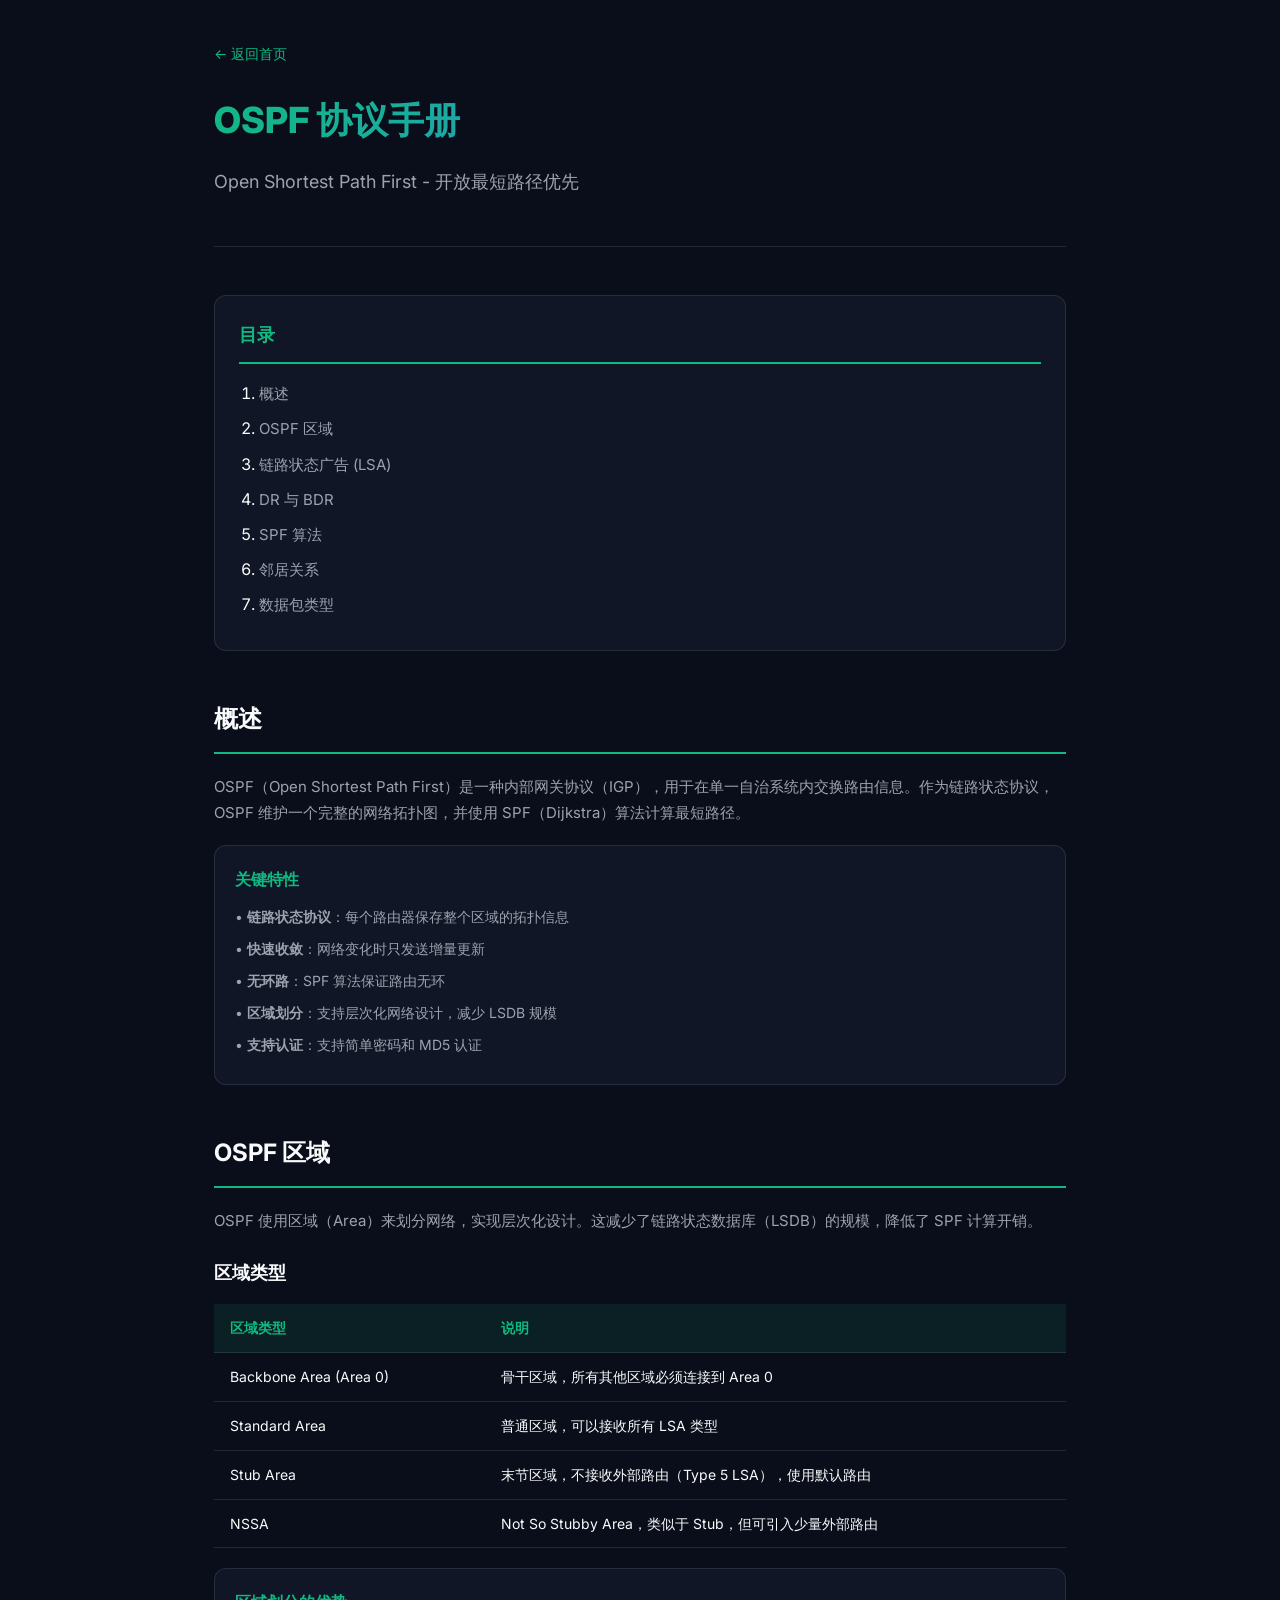
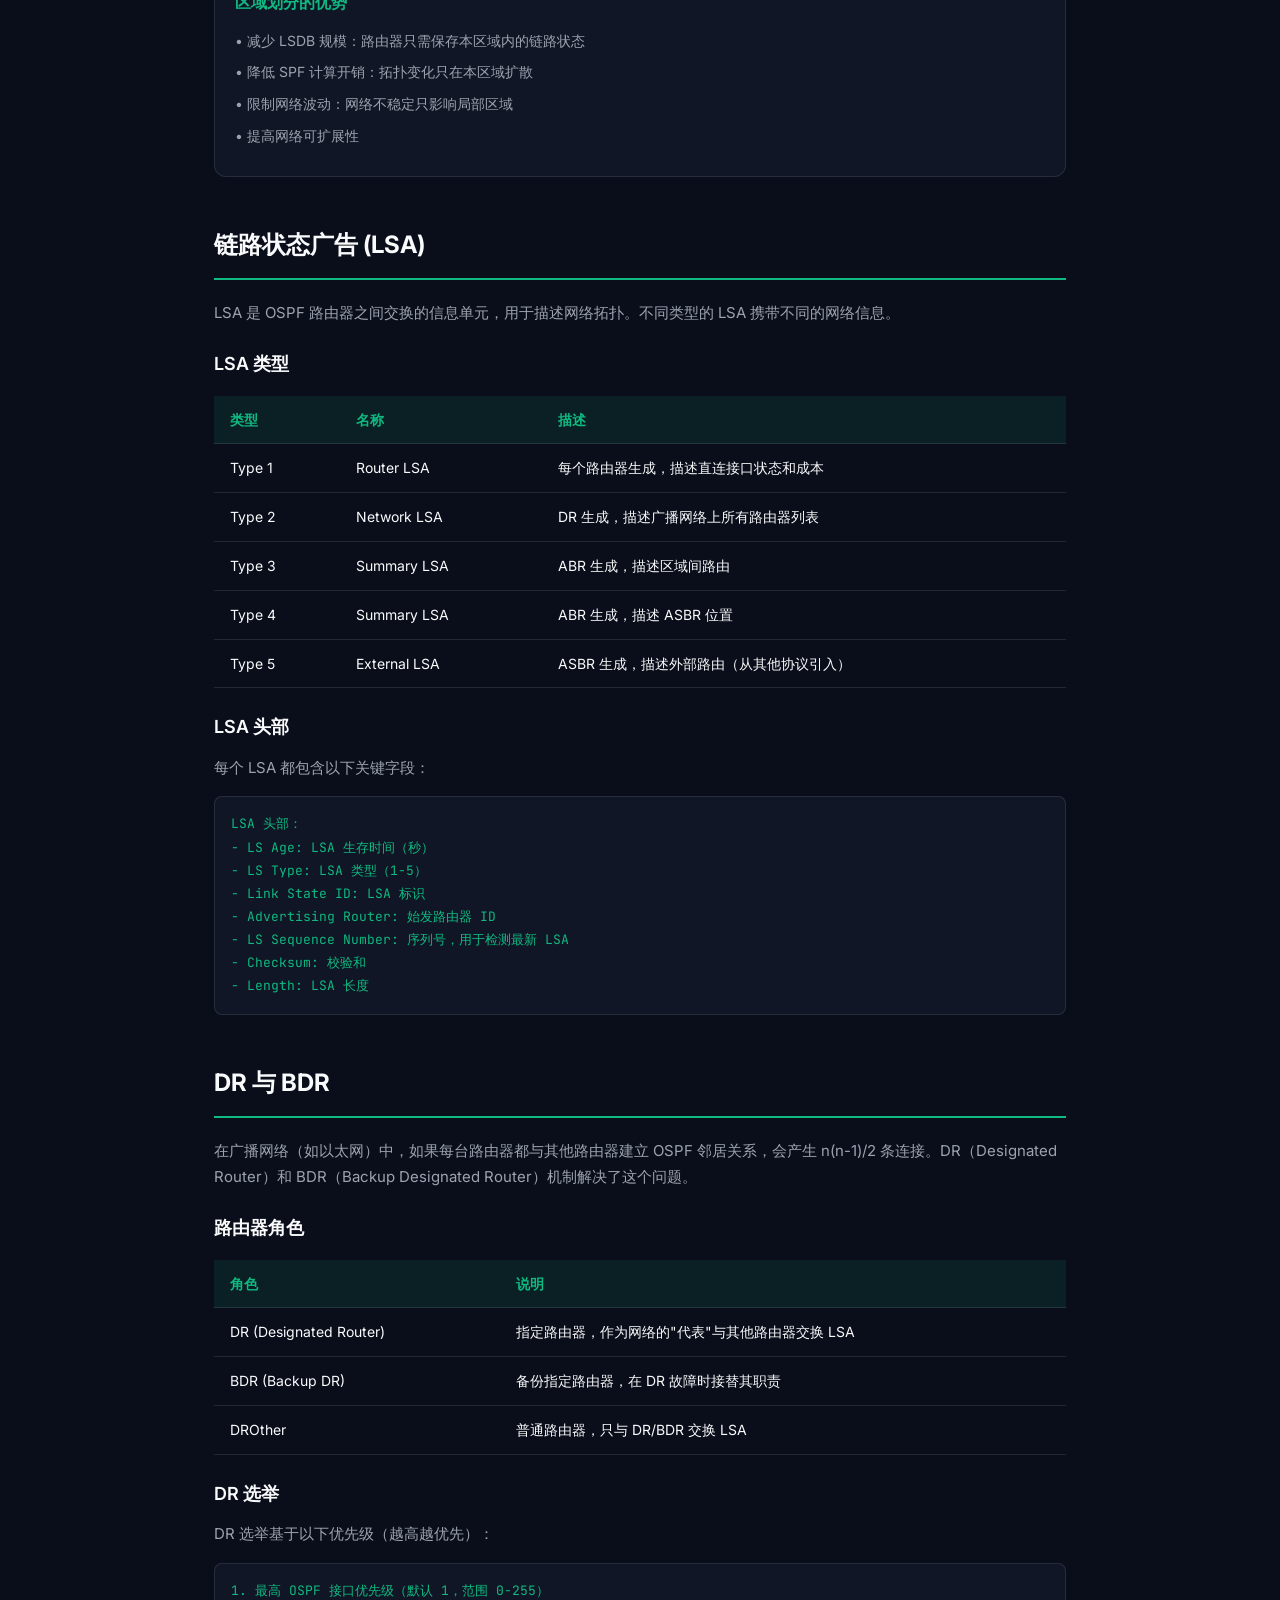
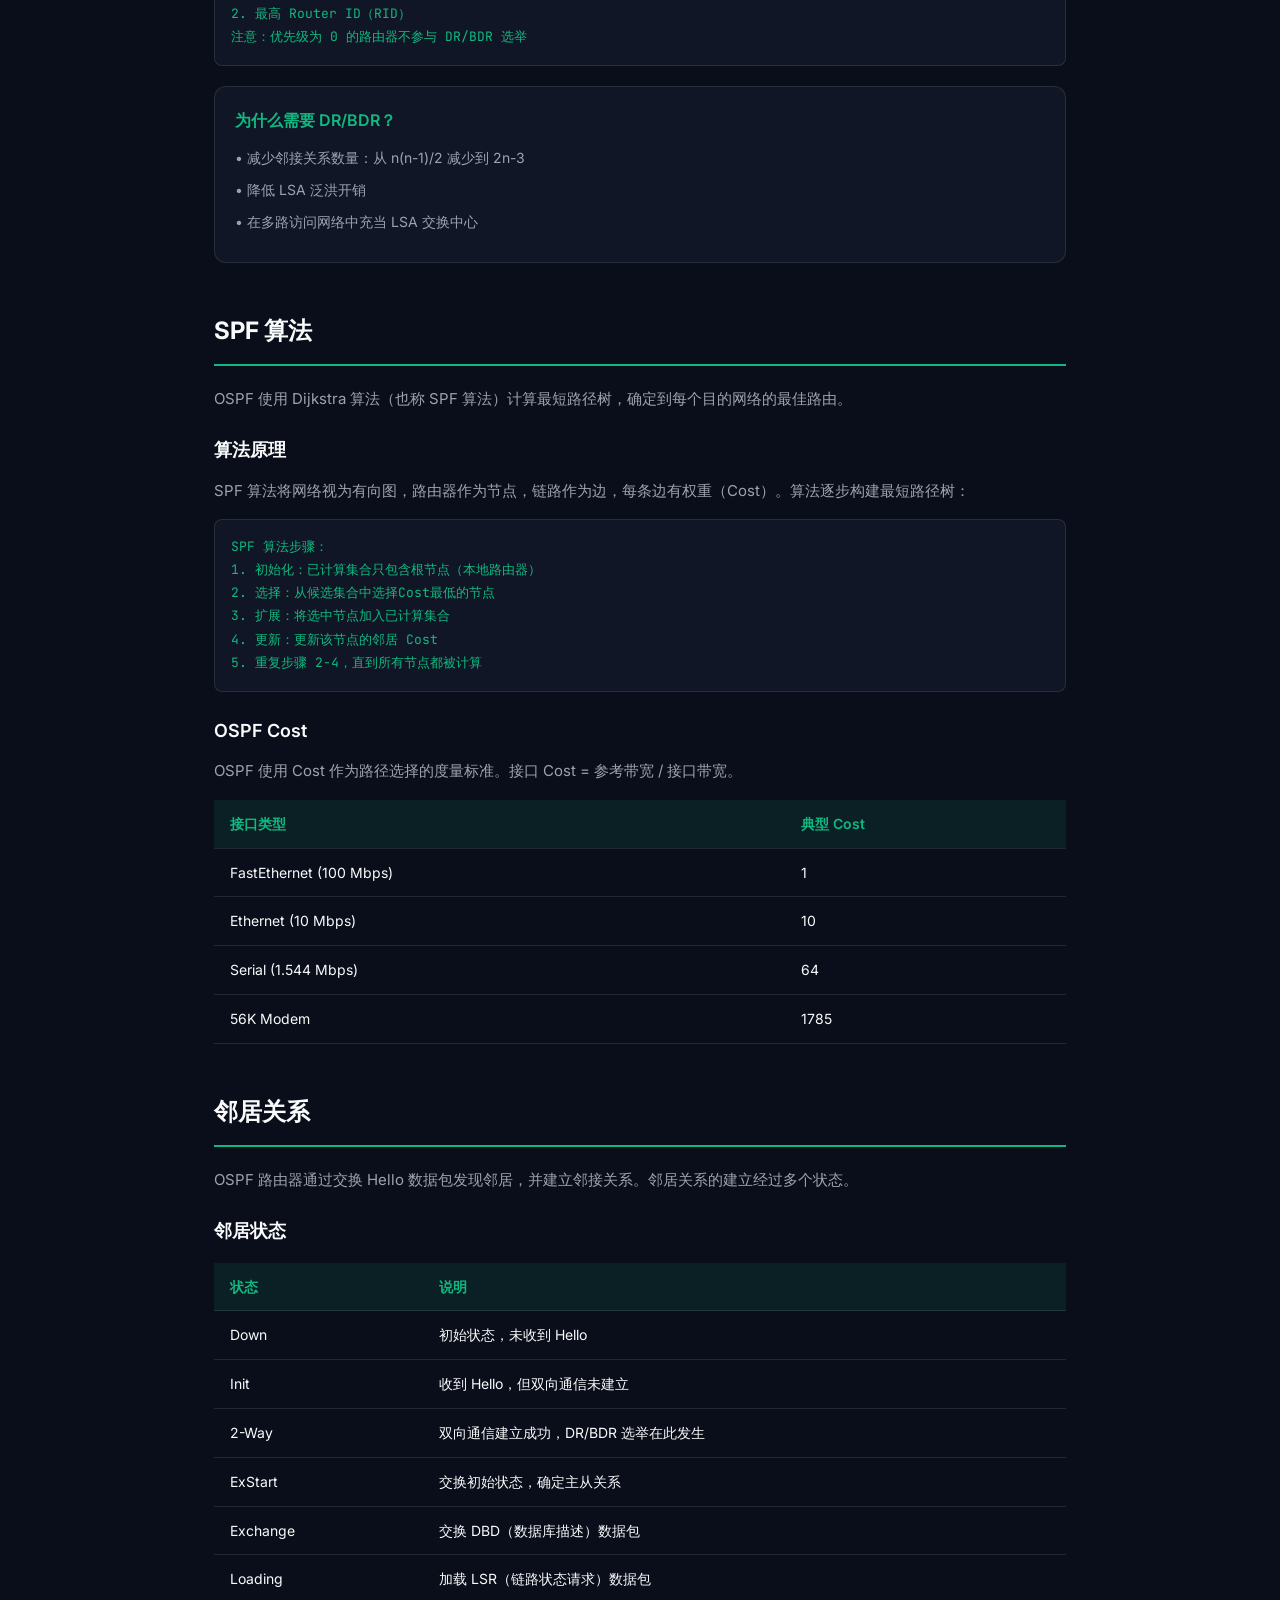
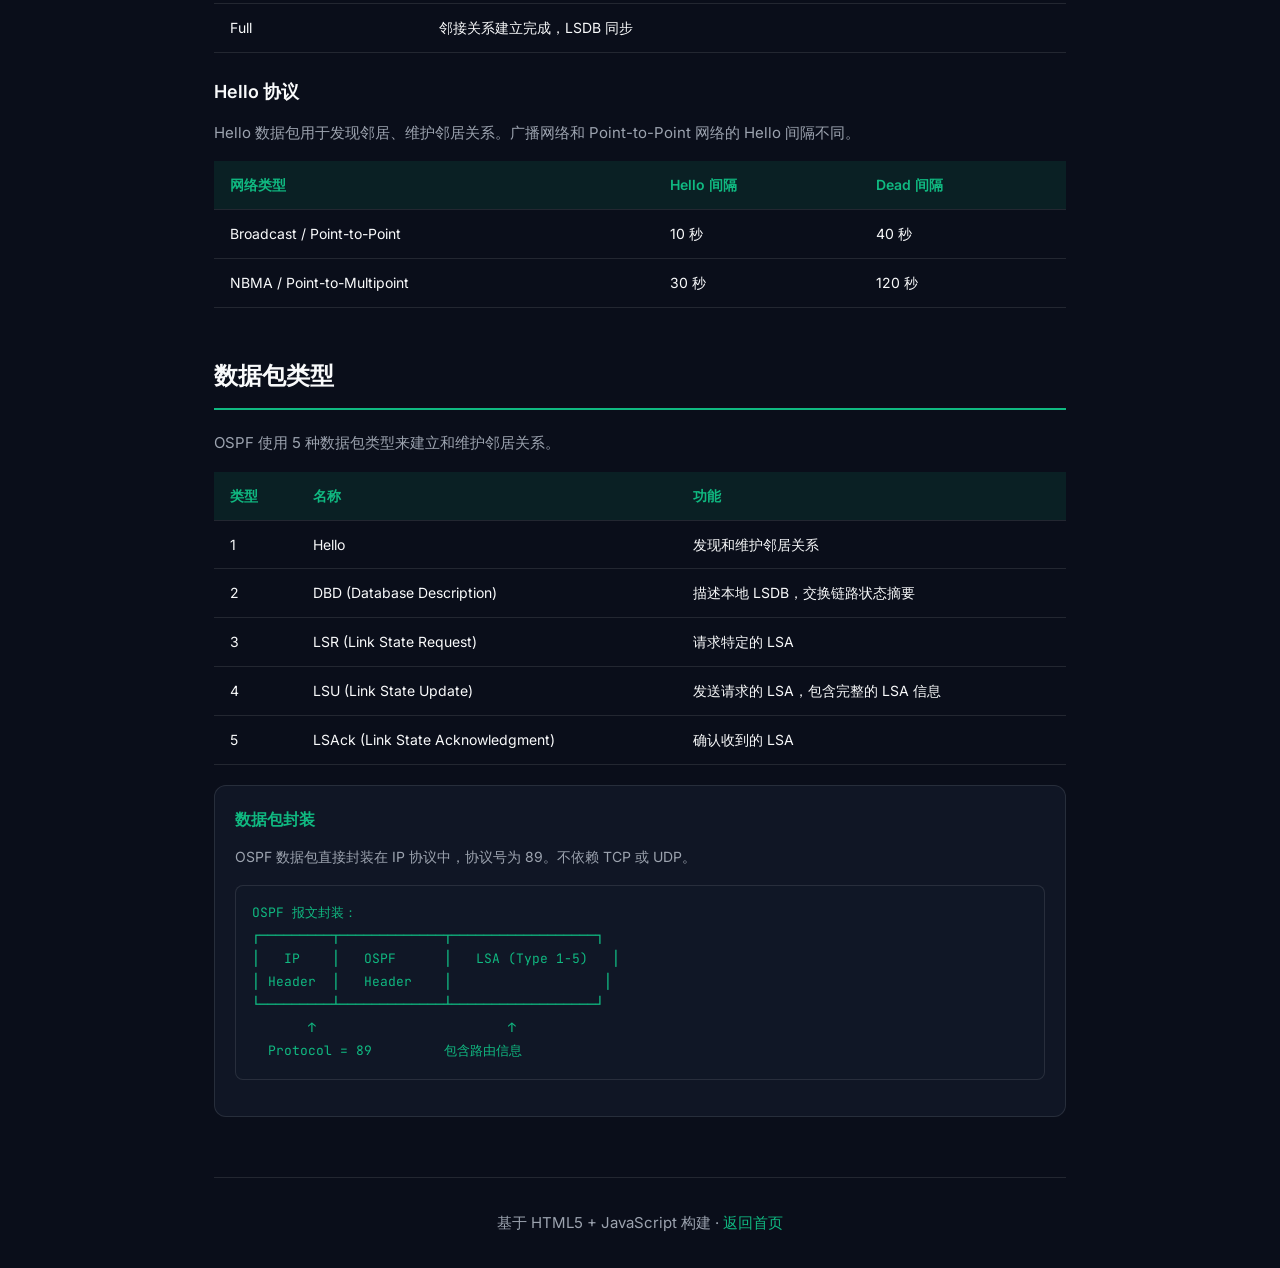
<file: docs/ospf-manual.html>
<!DOCTYPE html>
<html lang="zh-CN">
<head>
    <meta charset="UTF-8">
    <meta name="viewport" content="width=device-width, initial-scale=1.0">
    <title>OSPF 协议手册 - 网络协议可视化</title>
    <link rel="preconnect" href="https://fonts.googleapis.com">
    <link rel="preconnect" href="https://fonts.gstatic.com" crossorigin>
    <link href="https://fonts.googleapis.com/css2?family=Inter:wght@400;500;600;700;800&family=JetBrains+Mono:wght@400;500;700&display=swap" rel="stylesheet">
    <style>
        * {
            margin: 0;
            padding: 0;
            box-sizing: border-box;
        }

        :root {
            --bg-primary: #0a0e1a;
            --bg-secondary: #111827;
            --bg-card: rgba(17, 24, 39, 0.9);
            --text-primary: #f9fafb;
            --text-secondary: #9ca3af;
            --text-tertiary: #6b7280;
            --accent-blue: #3b82f6;
            --accent-green: #10b981;
            --accent-purple: #8b5cf6;
            --accent-orange: #f59e0b;
            --border-color: rgba(255, 255, 255, 0.1);
        }

        body {
            font-family: 'Inter', -apple-system, BlinkMacSystemFont, sans-serif;
            background: var(--bg-primary);
            color: var(--text-primary);
            line-height: 1.7;
        }

        .container {
            max-width: 900px;
            margin: 0 auto;
            padding: 40px 24px;
        }

        header {
            margin-bottom: 48px;
            padding-bottom: 32px;
            border-bottom: 1px solid var(--border-color);
        }

        .back-link {
            display: inline-flex;
            align-items: center;
            gap: 8px;
            color: var(--accent-green);
            text-decoration: none;
            font-size: 14px;
            margin-bottom: 24px;
            transition: opacity 0.2s;
        }

        .back-link:hover {
            opacity: 0.8;
        }

        h1 {
            font-size: 36px;
            font-weight: 800;
            margin-bottom: 16px;
            background: linear-gradient(135deg, var(--accent-green), var(--accent-blue));
            -webkit-background-clip: text;
            -webkit-text-fill-color: transparent;
        }

        .subtitle {
            font-size: 18px;
            color: var(--text-secondary);
        }

        .toc {
            background: var(--bg-card);
            border: 1px solid var(--border-color);
            border-radius: 12px;
            padding: 24px;
            margin-bottom: 48px;
        }

        .toc h2 {
            font-size: 18px;
            font-weight: 700;
            margin-bottom: 16px;
            color: var(--accent-green);
        }

        .toc ol {
            padding-left: 20px;
        }

        .toc li {
            margin-bottom: 8px;
        }

        .toc a {
            color: var(--text-secondary);
            text-decoration: none;
            font-size: 15px;
            transition: color 0.2s;
        }

        .toc a:hover {
            color: var(--accent-green);
        }

        section {
            margin-bottom: 48px;
        }

        section[id] {
            scroll-margin-top: 80px;
        }

        h2 {
            font-size: 24px;
            font-weight: 700;
            margin-bottom: 20px;
            color: var(--text-primary);
            padding-bottom: 12px;
            border-bottom: 2px solid var(--accent-green);
        }

        h3 {
            font-size: 18px;
            font-weight: 600;
            margin: 24px 0 12px;
            color: var(--text-primary);
        }

        p {
            margin-bottom: 16px;
            color: var(--text-secondary);
            font-size: 15px;
        }

        .concept-box {
            background: var(--bg-card);
            border: 1px solid var(--border-color);
            border-radius: 12px;
            padding: 20px;
            margin: 20px 0;
        }

        .concept-box h4 {
            font-size: 16px;
            font-weight: 600;
            color: var(--accent-green);
            margin-bottom: 12px;
        }

        .concept-box p {
            margin-bottom: 8px;
            font-size: 14px;
        }

        .attribute-table {
            width: 100%;
            border-collapse: collapse;
            margin: 16px 0;
            font-size: 14px;
        }

        .attribute-table th,
        .attribute-table td {
            padding: 12px 16px;
            text-align: left;
            border-bottom: 1px solid var(--border-color);
        }

        .attribute-table th {
            background: rgba(16, 185, 129, 0.1);
            color: var(--accent-green);
            font-weight: 600;
        }

        .attribute-table tr:hover {
            background: rgba(255, 255, 255, 0.02);
        }

        code {
            font-family: 'JetBrains Mono', monospace;
            background: rgba(16, 185, 129, 0.15);
            padding: 2px 6px;
            border-radius: 4px;
            font-size: 13px;
            color: var(--accent-green);
        }

        pre {
            background: var(--bg-card);
            border: 1px solid var(--border-color);
            border-radius: 8px;
            padding: 16px;
            margin: 16px 0;
            overflow-x: auto;
        }

        pre code {
            background: none;
            padding: 0;
        }

        footer {
            margin-top: 60px;
            padding-top: 32px;
            border-top: 1px solid var(--border-color);
            text-align: center;
            color: var(--text-tertiary);
            font-size: 14px;
        }

        footer a {
            color: var(--accent-green);
            text-decoration: none;
        }

        @media (max-width: 768px) {
            .container {
                padding: 24px 16px;
            }

            h1 {
                font-size: 28px;
            }

            h2 {
                font-size: 20px;
            }
        }
    </style>
</head>
<body>
    <div class="container">
        <header>
            <a href="../index.html" class="back-link">← 返回首页</a>
            <h1>OSPF 协议手册</h1>
            <p class="subtitle">Open Shortest Path First - 开放最短路径优先</p>
        </header>

        <nav class="toc">
            <h2>目录</h2>
            <ol>
                <li><a href="#overview">概述</a></li>
                <li><a href="#area">OSPF 区域</a></li>
                <li><a href="#lsa">链路状态广告 (LSA)</a></li>
                <li><a href="#dr">DR 与 BDR</a></li>
                <li><a href="#spf">SPF 算法</a></li>
                <li><a href="#neighbor">邻居关系</a></li>
                <li><a href="#packet">数据包类型</a></li>
            </ol>
        </nav>

        <section id="overview">
            <h2>概述</h2>
            <p>OSPF（Open Shortest Path First）是一种内部网关协议（IGP），用于在单一自治系统内交换路由信息。作为链路状态协议，OSPF 维护一个完整的网络拓扑图，并使用 SPF（Dijkstra）算法计算最短路径。</p>

            <div class="concept-box">
                <h4>关键特性</h4>
                <p>• <strong>链路状态协议</strong>：每个路由器保存整个区域的拓扑信息</p>
                <p>• <strong>快速收敛</strong>：网络变化时只发送增量更新</p>
                <p>• <strong>无环路</strong>：SPF 算法保证路由无环</p>
                <p>• <strong>区域划分</strong>：支持层次化网络设计，减少 LSDB 规模</p>
                <p>• <strong>支持认证</strong>：支持简单密码和 MD5 认证</p>
            </div>
        </section>

        <section id="area">
            <h2>OSPF 区域</h2>
            <p>OSPF 使用区域（Area）来划分网络，实现层次化设计。这减少了链路状态数据库（LSDB）的规模，降低了 SPF 计算开销。</p>

            <h3>区域类型</h3>
            <table class="attribute-table">
                <tr>
                    <th>区域类型</th>
                    <th>说明</th>
                </tr>
                <tr>
                    <td>Backbone Area (Area 0)</td>
                    <td>骨干区域，所有其他区域必须连接到 Area 0</td>
                </tr>
                <tr>
                    <td>Standard Area</td>
                    <td>普通区域，可以接收所有 LSA 类型</td>
                </tr>
                <tr>
                    <td>Stub Area</td>
                    <td>末节区域，不接收外部路由（Type 5 LSA），使用默认路由</td>
                </tr>
                <tr>
                    <td>NSSA</td>
                    <td>Not So Stubby Area，类似于 Stub，但可引入少量外部路由</td>
                </tr>
            </table>

            <div class="concept-box">
                <h4>区域划分的优势</h4>
                <p>• 减少 LSDB 规模：路由器只需保存本区域内的链路状态</p>
                <p>• 降低 SPF 计算开销：拓扑变化只在本区域扩散</p>
                <p>• 限制网络波动：网络不稳定只影响局部区域</p>
                <p>• 提高网络可扩展性</p>
            </div>
        </section>

        <section id="lsa">
            <h2>链路状态广告 (LSA)</h2>
            <p>LSA 是 OSPF 路由器之间交换的信息单元，用于描述网络拓扑。不同类型的 LSA 携带不同的网络信息。</p>

            <h3>LSA 类型</h3>
            <table class="attribute-table">
                <tr>
                    <th>类型</th>
                    <th>名称</th>
                    <th>描述</th>
                </tr>
                <tr>
                    <td>Type 1</td>
                    <td>Router LSA</td>
                    <td>每个路由器生成，描述直连接口状态和成本</td>
                </tr>
                <tr>
                    <td>Type 2</td>
                    <td>Network LSA</td>
                    <td>DR 生成，描述广播网络上所有路由器列表</td>
                </tr>
                <tr>
                    <td>Type 3</td>
                    <td>Summary LSA</td>
                    <td>ABR 生成，描述区域间路由</td>
                </tr>
                <tr>
                    <td>Type 4</td>
                    <td>Summary LSA</td>
                    <td>ABR 生成，描述 ASBR 位置</td>
                </tr>
                <tr>
                    <td>Type 5</td>
                    <td>External LSA</td>
                    <td>ASBR 生成，描述外部路由（从其他协议引入）</td>
                </tr>
            </table>

            <h3>LSA 头部</h3>
            <p>每个 LSA 都包含以下关键字段：</p>
            <pre><code>LSA 头部：
- LS Age: LSA 生存时间（秒）
- LS Type: LSA 类型（1-5）
- Link State ID: LSA 标识
- Advertising Router: 始发路由器 ID
- LS Sequence Number: 序列号，用于检测最新 LSA
- Checksum: 校验和
- Length: LSA 长度</code></pre>
        </section>

        <section id="dr">
            <h2>DR 与 BDR</h2>
            <p>在广播网络（如以太网）中，如果每台路由器都与其他路由器建立 OSPF 邻居关系，会产生 n(n-1)/2 条连接。DR（Designated Router）和 BDR（Backup Designated Router）机制解决了这个问题。</p>

            <h3>路由器角色</h3>
            <table class="attribute-table">
                <tr>
                    <th>角色</th>
                    <th>说明</th>
                </tr>
                <tr>
                    <td>DR (Designated Router)</td>
                    <td>指定路由器，作为网络的"代表"与其他路由器交换 LSA</td>
                </tr>
                <tr>
                    <td>BDR (Backup DR)</td>
                    <td>备份指定路由器，在 DR 故障时接替其职责</td>
                </tr>
                <tr>
                    <td>DROther</td>
                    <td>普通路由器，只与 DR/BDR 交换 LSA</td>
                </tr>
            </table>

            <h3>DR 选举</h3>
            <p>DR 选举基于以下优先级（越高越优先）：</p>
            <pre><code>1. 最高 OSPF 接口优先级（默认 1，范围 0-255）
2. 最高 Router ID（RID）
注意：优先级为 0 的路由器不参与 DR/BDR 选举</code></pre>

            <div class="concept-box">
                <h4>为什么需要 DR/BDR？</h4>
                <p>• 减少邻接关系数量：从 n(n-1)/2 减少到 2n-3</p>
                <p>• 降低 LSA 泛洪开销</p>
                <p>• 在多路访问网络中充当 LSA 交换中心</p>
            </div>
        </section>

        <section id="spf">
            <h2>SPF 算法</h2>
            <p>OSPF 使用 Dijkstra 算法（也称 SPF 算法）计算最短路径树，确定到每个目的网络的最佳路由。</p>

            <h3>算法原理</h3>
            <p>SPF 算法将网络视为有向图，路由器作为节点，链路作为边，每条边有权重（Cost）。算法逐步构建最短路径树：</p>

            <pre><code>SPF 算法步骤：
1. 初始化：已计算集合只包含根节点（本地路由器）
2. 选择：从候选集合中选择Cost最低的节点
3. 扩展：将选中节点加入已计算集合
4. 更新：更新该节点的邻居 Cost
5. 重复步骤 2-4，直到所有节点都被计算</code></pre>

            <h3>OSPF Cost</h3>
            <p>OSPF 使用 Cost 作为路径选择的度量标准。接口 Cost = 参考带宽 / 接口带宽。</p>

            <table class="attribute-table">
                <tr>
                    <th>接口类型</th>
                    <th>典型 Cost</th>
                </tr>
                <tr>
                    <td>FastEthernet (100 Mbps)</td>
                    <td>1</td>
                </tr>
                <tr>
                    <td>Ethernet (10 Mbps)</td>
                    <td>10</td>
                </tr>
                <tr>
                    <td>Serial (1.544 Mbps)</td>
                    <td>64</td>
                </tr>
                <tr>
                    <td>56K Modem</td>
                    <td>1785</td>
                </tr>
            </table>
        </section>

        <section id="neighbor">
            <h2>邻居关系</h2>
            <p>OSPF 路由器通过交换 Hello 数据包发现邻居，并建立邻接关系。邻居关系的建立经过多个状态。</p>

            <h3>邻居状态</h3>
            <table class="attribute-table">
                <tr>
                    <th>状态</th>
                    <th>说明</th>
                </tr>
                <tr>
                    <td>Down</td>
                    <td>初始状态，未收到 Hello</td>
                </tr>
                <tr>
                    <td>Init</td>
                    <td>收到 Hello，但双向通信未建立</td>
                </tr>
                <tr>
                    <td>2-Way</td>
                    <td>双向通信建立成功，DR/BDR 选举在此发生</td>
                </tr>
                <tr>
                    <td>ExStart</td>
                    <td>交换初始状态，确定主从关系</td>
                </tr>
                <tr>
                    <td>Exchange</td>
                    <td>交换 DBD（数据库描述）数据包</td>
                </tr>
                <tr>
                    <td>Loading</td>
                    <td>加载 LSR（链路状态请求）数据包</td>
                </tr>
                <tr>
                    <td>Full</td>
                    <td>邻接关系建立完成，LSDB 同步</td>
                </tr>
            </table>

            <h3>Hello 协议</h3>
            <p>Hello 数据包用于发现邻居、维护邻居关系。广播网络和 Point-to-Point 网络的 Hello 间隔不同。</p>

            <table class="attribute-table">
                <tr>
                    <th>网络类型</th>
                    <th>Hello 间隔</th>
                    <th>Dead 间隔</th>
                </tr>
                <tr>
                    <td>Broadcast / Point-to-Point</td>
                    <td>10 秒</td>
                    <td>40 秒</td>
                </tr>
                <tr>
                    <td>NBMA / Point-to-Multipoint</td>
                    <td>30 秒</td>
                    <td>120 秒</td>
                </tr>
            </table>
        </section>

        <section id="packet">
            <h2>数据包类型</h2>
            <p>OSPF 使用 5 种数据包类型来建立和维护邻居关系。</p>

            <table class="attribute-table">
                <tr>
                    <th>类型</th>
                    <th>名称</th>
                    <th>功能</th>
                </tr>
                <tr>
                    <td>1</td>
                    <td>Hello</td>
                    <td>发现和维护邻居关系</td>
                </tr>
                <tr>
                    <td>2</td>
                    <td>DBD (Database Description)</td>
                    <td>描述本地 LSDB，交换链路状态摘要</td>
                </tr>
                <tr>
                    <td>3</td>
                    <td>LSR (Link State Request)</td>
                    <td>请求特定的 LSA</td>
                </tr>
                <tr>
                    <td>4</td>
                    <td>LSU (Link State Update)</td>
                    <td>发送请求的 LSA，包含完整的 LSA 信息</td>
                </tr>
                <tr>
                    <td>5</td>
                    <td>LSAck (Link State Acknowledgment)</td>
                    <td>确认收到的 LSA</td>
                </tr>
            </table>

            <div class="concept-box">
                <h4>数据包封装</h4>
                <p>OSPF 数据包直接封装在 IP 协议中，协议号为 89。不依赖 TCP 或 UDP。</p>
                <pre><code>OSPF 报文封装：
┌─────────┬─────────────┬──────────────────┐
│   IP    │   OSPF      │   LSA (Type 1-5)   │
│ Header  │   Header    │                   │
└─────────┴─────────────┴──────────────────┘
       ↑                        ↑
  Protocol = 89         包含路由信息</code></pre>
            </div>
        </section>

        <footer>
            <p>基于 HTML5 + JavaScript 构建 · <a href="../index.html">返回首页</a></p>
        </footer>
    </div>
</body>
</html>
</file>
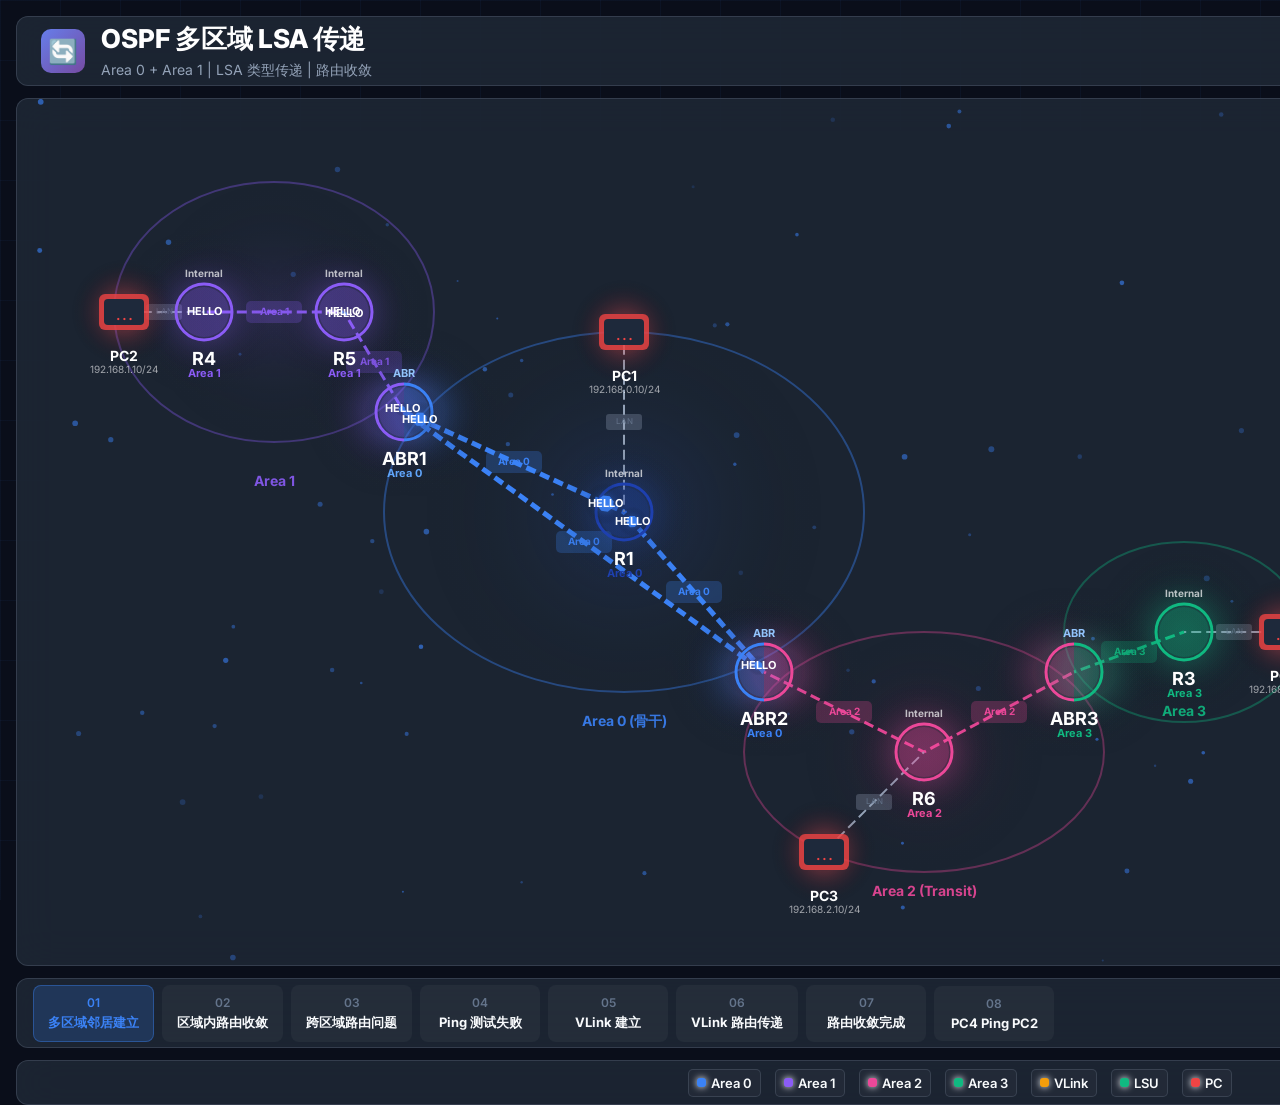
<file: ospf/ospf-multi-area-lsa.html>
<!DOCTYPE html>
<html lang="zh-CN">
<head>
    <meta charset="UTF-8">
    <meta name="viewport" content="width=device-width, initial-scale=1.0">
    <title>OSPF 多区域 LSA 传递与路由收敛</title>
    
    <link href="https://fonts.googleapis.com/css2?family=JetBrains+Mono:wght@400;500;600;700&family=Inter:wght@300;400;500;600;700;800&display=swap" rel="stylesheet">
    <style>
        :root {
            --bg-primary: #0a0e1a;
            --bg-secondary: #111827;
            --bg-card: rgba(31, 41, 55, 0.85);
            --border-color: rgba(148, 163, 184, 0.2);
            --text-primary: #f8fafc;
            --text-secondary: #94a3b8;
            --text-tertiary: #64748b;
            --accent-blue: #3b82f6;
            --accent-purple: #8b5cf6;
            --accent-green: #10b981;
            --accent-orange: #f59e0b;
            --accent-red: #ef4444;
            --gradient-main: linear-gradient(135deg, #667eea 0%, #764ba2 100%);
        }

        * { margin: 0; padding: 0; box-sizing: border-box; }

        body {
            font-family: 'Inter', -apple-system, sans-serif;
            background: var(--bg-primary);
            color: var(--text-primary);
            overflow: hidden;
            width: 1920px;
            height: 1080px;
        }

        .grid-bg {
            position: fixed;
            inset: 0;
            background-image: 
                linear-gradient(rgba(59, 130, 246, 0.05) 1px, transparent 1px),
                linear-gradient(90deg, rgba(59, 130, 246, 0.05) 1px, transparent 1px);
            background-size: 60px 60px;
            pointer-events: none;
            z-index: 0;
        }

        .container {
            width: 1920px;
            height: 1080px;
            margin: 0 auto;
            display: flex;
            flex-direction: column;
            gap: 12px;
            padding: 16px;
        }

        .header {
            display: flex;
            justify-content: space-between;
            align-items: center;
            padding: 0 24px;
            height: 70px;
            background: var(--bg-card);
            backdrop-filter: blur(20px);
            border-radius: 12px;
            border: 1px solid var(--border-color);
            flex-shrink: 0;
        }

        .brand {
            display: flex;
            align-items: center;
            gap: 16px;
        }

        .brand-logo {
            width: 44px; height: 44px;
            background: var(--gradient-main);
            border-radius: 10px;
            display: flex;
            align-items: center;
            justify-content: center;
            font-size: 24px;
        }

        .brand-info h1 {
            font-size: 26px;
            font-weight: 800;
            color: #fff;
        }

        .brand-info p {
            color: var(--text-secondary);
            font-size: 14px;
            margin-top: 4px;
        }

        .controls {
            display: flex;
            align-items: center;
            gap: 12px;
        }

        .step-indicator {
            background: var(--bg-secondary);
            border: 1px solid var(--border-color);
            border-radius: 8px;
            padding: 10px 24px;
            text-align: center;
        }

        .step-indicator .label {
            font-size: 12px;
            color: var(--text-tertiary);
            text-transform: uppercase;
        }

        .step-indicator .value {
            font-size: 26px;
            font-weight: 700;
            background: linear-gradient(135deg, var(--accent-blue), var(--accent-green));
            -webkit-background-clip: text;
            -webkit-text-fill-color: transparent;
            font-family: 'JetBrains Mono', monospace;
        }

        .btn {
            padding: 9px 18px;
            border-radius: 8px;
            font-weight: 600;
            font-size: 12px;
            cursor: pointer;
            border: none;
            display: flex;
            align-items: center;
            gap: 6px;
            transition: all 0.3s;
        }

        .btn-play {
            background: var(--gradient-main);
            color: white;
        }

        .btn-play:hover:not(:disabled) { transform: translateY(-2px); }
        .btn-play.playing { background: linear-gradient(135deg, #f093fb 0%, #f5576c 100%); }

        .btn-reset {
            background: var(--bg-secondary);
            color: white;
            border: 1px solid var(--border-color);
        }

        .btn:disabled { opacity: 0.4; cursor: not-allowed; }

        .main-content {
            display: grid;
            grid-template-columns: 1fr 500px;
            gap: 12px;
            height: 950px;
            flex-shrink: 0;
        }

        .animation-section {
            display: flex;
            flex-direction: column;
            gap: 12px;
            min-height: 0;
            overflow: hidden;
        }

        .animation-panel {
            flex: 1;
            background: var(--bg-card);
            backdrop-filter: blur(20px);
            border-radius: 12px;
            border: 1px solid var(--border-color);
            overflow: hidden;
            position: relative;
            min-height: 0;
        }

        .canvas-container {
            width: 100%;
            height: 100%;
            position: relative;
        }

        #scene-canvas {
            width: 100%;
            height: 100%;
            display: block;
        }

        .danmaku-container {
            position: absolute;
            top: 0;
            left: 0;
            right: 0;
            height: 65px;
            pointer-events: none;
            z-index: 20;
            display: flex;
            flex-direction: column;
            gap: 8px;
            padding: 10px 24px;
        }

        .danmaku-track {
            display: flex;
            justify-content: center;
        }

        .danmaku-item {
            background: rgba(10, 14, 26, 0.95);
            backdrop-filter: blur(15px);
            padding: 14px 28px;
            border-radius: 8px;
            border: 1px solid rgba(59, 130, 246, 0.5);
            border-left: 4px solid var(--accent-blue);
            color: white;
            font-size: 18px;
            font-weight: 600;
            line-height: 1.5;
            max-width: 70%;
            box-shadow: 0 4px 20px rgba(0, 0, 0, 0.4);
            animation: danmakuEnter 0.5s ease;
            word-break: break-all;
        }

        .danmaku-item strong { color: var(--accent-blue); font-weight: 700; }
        .danmaku-item .highlight { color: var(--accent-green); font-weight: 700; }

        @keyframes danmakuEnter {
            from { opacity: 0; transform: translateY(-12px); }
            to { opacity: 1; transform: translateY(0); }
        }

        .timeline-bar {
            height: 70px;
            background: var(--bg-card);
            backdrop-filter: blur(20px);
            border-radius: 12px;
            border: 1px solid var(--border-color);
            padding: 0 16px;
            flex-shrink: 0;
        }

        .timeline-list {
            display: flex;
            gap: 8px;
            height: 100%;
            align-items: center;
            overflow-x: auto;
        }

        .timeline-item {
            flex-shrink: 0;
            padding: 9px 14px;
            border-radius: 8px;
            cursor: pointer;
            transition: all 0.3s;
            background: rgba(255, 255, 255, 0.04);
            border: 1px solid transparent;
            min-width: 120px;
            text-align: center;
        }

        .timeline-item:hover:not(:disabled) {
            background: rgba(255, 255, 255, 0.08);
            transform: translateY(-2px);
        }

        .timeline-item.active {
            background: rgba(59, 130, 246, 0.2);
            border-color: rgba(59, 130, 246, 0.4);
        }

        .timeline-item.completed {
            background: rgba(16, 185, 129, 0.15);
            border-color: rgba(16, 185, 129, 0.3);
        }

        .timeline-item:disabled { opacity: 0.3; cursor: not-allowed; }

        .timeline-step-num {
            font-size: 12px;
            color: var(--text-tertiary);
            margin-bottom: 4px;
            font-weight: 600;
        }

        .timeline-item.active .timeline-step-num { color: var(--accent-blue); }

        .timeline-step-title {
            font-size: 13px;
            font-weight: 700;
            color: var(--text-primary);
            word-break: break-all;
        }

        .timeline-item.active .timeline-step-title { color: var(--accent-blue); }
        .timeline-item.completed .timeline-step-title { color: var(--accent-green); }

        .info-section {
            display: flex;
            flex-direction: column;
            gap: 8px;
            overflow-y: auto;
            height: 950px;
            padding-right: 12px;
            max-width: 500px;
            width: 500px;
        }

        .info-section::-webkit-scrollbar {
            width: 8px;
        }

        .info-section::-webkit-scrollbar-track {
            background: var(--bg-secondary);
            border-radius: 4px;
        }

        .info-section::-webkit-scrollbar-thumb {
            background: var(--gradient-main);
            border-radius: 4px;
        }

        .info-section::-webkit-scrollbar-thumb:hover {
            background: var(--accent-blue);
        }

        .info-card {
            background: var(--bg-card);
            backdrop-filter: blur(20px);
            border-radius: 12px;
            border: 1px solid var(--border-color);
            padding: 12px;
            flex-shrink: 0;
            width: 100%;
            max-width: 100%;
            overflow: hidden;
        }

        .info-card-header {
            display: flex;
            align-items: center;
            gap: 10px;
            margin-bottom: 8px;
            padding-bottom: 6px;
            border-bottom: 1px solid var(--border-color);
        }

        .info-card-icon {
            width: 28px; height: 28px;
            background: var(--gradient-main);
            border-radius: 6px;
            display: flex;
            align-items: center;
            justify-content: center;
            font-size: 14px;
            flex-shrink: 0;
        }

        .info-card-title {
            font-size: 16px;
            font-weight: 700;
            color: var(--text-primary);
            word-break: break-all;
        }

        .info-card-content {
            line-height: 1.5;
            color: var(--text-secondary);
            font-size: 14px;
        }

        .info-card-content p { margin-bottom: 5px; }

        .route-tabs {
            display: flex;
            gap: 4px;
            margin-bottom: 8px;
        }

        .route-tab {
            flex: 1;
            padding: 8px 12px;
            background: rgba(255, 255, 255, 0.05);
            border: 1px solid var(--border-color);
            border-radius: 6px;
            font-size: 13px;
            font-weight: 600;
            color: var(--text-secondary);
            cursor: pointer;
            transition: all 0.3s;
            text-align: center;
        }

        .route-tab:hover {
            background: rgba(255, 255, 255, 0.1);
        }

        .route-tab.active {
            background: rgba(59, 130, 246, 0.2);
            border-color: var(--accent-blue);
            color: var(--accent-blue);
        }

        .route-table {
            width: 100%;
            border-collapse: collapse;
            font-size: 13px;
        }

        .route-table th {
            text-align: left;
            padding: 6px 8px;
            background: rgba(255, 255, 255, 0.05);
            color: var(--text-tertiary);
            font-weight: 700;
            border-bottom: 1px solid var(--border-color);
            font-size: 12px;
        }

        .route-table td {
            padding: 6px 8px;
            border-bottom: 1px solid rgba(255, 255, 255, 0.05);
            color: var(--text-secondary);
        }

        .route-table tr:hover td {
            background: rgba(255, 255, 255, 0.05);
        }

        .route-table tr.new-route {
            animation: routeFlash 1s ease;
            background: rgba(16, 185, 129, 0.2);
        }

        @keyframes routeFlash {
            0% { background: rgba(16, 185, 129, 0.4); }
            100% { background: rgba(255, 255, 255, 0.05); }
        }

        .route-prefix {
            font-family: 'JetBrains Mono', monospace;
            color: var(--text-primary);
            font-weight: 700;
            font-size: 14px;
        }

        .route-nexthop {
            font-family: 'JetBrains Mono', monospace;
            color: var(--accent-blue);
            font-weight: 600;
            font-size: 13px;
        }

        .route-area {
            font-family: 'JetBrains Mono', monospace;
            color: var(--accent-purple);
            font-weight: 600;
            font-size: 13px;
        }

        .route-type {
            font-family: 'JetBrains Mono', monospace;
            color: var(--accent-orange);
            font-weight: 600;
            font-size: 13px;
        }

        .lsa-box {
            background: rgba(139, 92, 246, 0.15);
            border: 1px solid var(--accent-purple);
            border-radius: 6px;
            padding: 10px;
            margin-top: 8px;
        }

        .lsa-box-title {
            font-size: 13px;
            font-weight: 700;
            color: var(--accent-purple);
            margin-bottom: 6px;
        }

        .lsa-item {
            font-size: 12px;
            color: var(--text-secondary);
            margin-bottom: 4px;
            padding-left: 16px;
            position: relative;
        }

        .lsa-item::before {
            content: '▸';
            color: var(--accent-green);
            position: absolute;
            left: 0;
        }

        .convergence-box {
            background: rgba(16, 185, 129, 0.15);
            border: 1px solid var(--accent-green);
            border-radius: 6px;
            padding: 10px;
            margin-top: 8px;
        }

        .convergence-title {
            font-size: 13px;
            font-weight: 700;
            color: var(--accent-green);
            margin-bottom: 6px;
        }

        .convergence-item {
            font-size: 12px;
            color: var(--text-secondary);
            margin-bottom: 4px;
        }

        .packet-log {
            background: rgba(0, 0, 0, 0.4);
            border-radius: 6px;
            padding: 8px;
            border: 1px solid var(--border-color);
            height: 120px;
            overflow-y: auto;
            width: 100%;
            box-sizing: border-box;
        }

        .packet-log-title {
            font-size: 12px;
            color: var(--text-tertiary);
            margin-bottom: 6px;
            text-transform: uppercase;
            font-weight: 600;
        }

        .packet-log-list {
            display: flex;
            flex-direction: column;
            gap: 4px;
        }

        .packet-log-item {
            display: flex;
            align-items: center;
            gap: 6px;
            padding: 6px 8px;
            background: rgba(255, 255, 255, 0.05);
            border-radius: 4px;
            font-size: 12px;
            animation: logSlideIn 0.3s ease;
        }

        @keyframes logSlideIn {
            from { opacity: 0; transform: translateX(-8px); }
            to { opacity: 1; transform: translateX(0); }
        }

        .packet-log-dot {
            width: 5px; height: 5px;
            border-radius: 50%;
            flex-shrink: 0;
            box-shadow: 0 0 4px currentColor;
        }

        .packet-log-text {
            flex: 1;
            color: var(--text-primary);
            font-family: 'JetBrains Mono', monospace;
            word-break: break-all;
        }

        .legend-bar {
            display: flex;
            justify-content: center;
            align-items: center;
            gap: 14px;
            height: 45px;
            background: var(--bg-card);
            backdrop-filter: blur(20px);
            border-radius: 12px;
            border: 1px solid var(--border-color);
            flex-shrink: 0;
        }

        .legend-item {
            display: flex;
            align-items: center;
            gap: 5px;
            padding: 5px 8px;
            background: rgba(255, 255, 255, 0.03);
            border-radius: 5px;
            border: 1px solid var(--border-color);
        }

        .legend-dot {
            width: 9px; height: 9px;
            border-radius: 3px;
            box-shadow: 0 0 7px currentColor;
        }

        .legend-text {
            font-size: 13px;
            color: var(--text-primary);
            font-weight: 600;
        }

        ::-webkit-scrollbar { width: 4px; height: 4px; }
        ::-webkit-scrollbar-track { background: var(--bg-secondary); border-radius: 2px; }
        ::-webkit-scrollbar-thumb { background: var(--gradient-main); border-radius: 2px; }
    </style>
</head>
<body>
    <div class="grid-bg"></div>
    <div class="container">
        <header class="header">
            <div class="brand">
                <div class="brand-logo">🔄</div>
                <div class="brand-info">
                    <h1>OSPF 多区域 LSA 传递</h1>
                    <p>Area 0 + Area 1 | LSA 类型传递 | 路由收敛</p>
                </div>
            </div>
            <div class="controls">
                <div class="step-indicator">
                    <div class="label">步骤</div>
                    <div class="value" id="step-display">01 / 12</div>
                </div>
                <button class="btn btn-reset" onclick="resetAnimation()">🔄</button>
                <button class="btn btn-play" id="play-btn" onclick="togglePlay()">
                    <span id="play-icon">▶</span>
                    <span id="play-text">播放</span>
                </button>
            </div>
        </header>

        <div class="main-content">
            <div class="animation-section">
                <div class="animation-panel">
                    <div class="canvas-container">
                        <canvas id="scene-canvas"></canvas>
                        <div class="danmaku-container">
                            <div class="danmaku-track" id="danmaku-track"></div>
                        </div>
                    </div>
                </div>
                <div class="timeline-bar">
                    <div class="timeline-list" id="timeline-list"></div>
                </div>
            </div>

            <div class="info-section">
                <div class="info-card">
                    <div class="info-card-header">
                        <div class="info-card-icon" id="info-icon">📍</div>
                        <div class="info-card-title" id="info-title">网络拓扑</div>
                    </div>
                    <div class="info-card-content" id="info-content">
                        <p><strong>Area 0 (骨干区域):</strong> R1 (ABR), R2, R3</p>
                        <p><strong>Area 1 (非骨干区域):</strong> R1 (ABR), R4, R5</p>
                        <p><strong>终端设备:</strong> PC1 (192.168.0.10) → R2, PC2 (192.168.1.10) → R5</p>
                    </div>
                </div>

                <div class="info-card">
                    <div class="info-card-header">
                        <div class="info-card-icon">📊</div>
                        <div class="info-card-title">OSPF 路由表</div>
                    </div>
                    <div style="padding: 0 16px 8px; font-size: 12px; color: var(--text-secondary);">
                        <span style="margin-right: 12px;"><strong style="color: #3b82f6;">O</strong>：区域内路由</span>
                        <span style="margin-right: 12px;"><strong style="color: #8b5cf6;">O IA</strong>：区域间路由</span>
                        <span style="margin-right: 12px;"><strong style="color: #f59e0b;">O E1</strong>：外部路由类型1</span>
                        <span><strong style="color: #ef4444;">O E2</strong>：外部路由类型2</span>
                    </div>
                    <div class="route-tabs" style="overflow-x: auto; white-space: nowrap;">
                        <div class="route-tab active" onclick="switchRouteTable('R1')" id="tab-R1">R1</div>
                        <div class="route-tab" onclick="switchRouteTable('ABR1')" id="tab-ABR1">ABR1</div>
                        <div class="route-tab" onclick="switchRouteTable('ABR2')" id="tab-ABR2">ABR2</div>
                        <div class="route-tab" onclick="switchRouteTable('ABR3')" id="tab-ABR3">ABR3</div>
                        <div class="route-tab" onclick="switchRouteTable('R3')" id="tab-R3">R3</div>
                        <div class="route-tab" onclick="switchRouteTable('R4')" id="tab-R4">R4</div>
                        <div class="route-tab" onclick="switchRouteTable('R5')" id="tab-R5">R5</div>
                        <div class="route-tab" onclick="switchRouteTable('R6')" id="tab-R6">R6</div>
                    </div>
                    <table class="route-table">
                        <thead>
                            <tr>
                                <th>前缀</th>
                                <th>下一跳</th>
                                <th>区域</th>
                                <th>类型</th>
                            </tr>
                        </thead>
                        <tbody id="route-table-body">
                            <tr>
                                <td colspan="4" style="text-align: center; color: var(--text-tertiary); font-size: 14px;">暂无路由</td>
                            </tr>
                        </tbody>
                    </table>
                </div>

                <div class="info-card">
                    <div class="info-card-header">
                        <div class="info-card-icon">🔗</div>
                        <div class="info-card-title">LSA 类型与传递</div>
                    </div>
                    <div class="lsa-box" id="lsa-box">
                        <div class="lsa-box-title">LSA 传递规则</div>
                        <div class="lsa-item">Type 1 (Router LSA): 仅在本区域内传递</div>
                        <div class="lsa-item">Type 2 (Network LSA): 仅在本区域内传递</div>
                        <div class="lsa-item">Type 3 (Summary LSA): ABR 生成，跨区域传递</div>
                        <div class="lsa-item">Type 4 (ASBR Summary): ABR 生成，跨区域传递</div>
                        <div class="lsa-item">Type 5 (External LSA): ASBR 生成，全网传递</div>
                    </div>
                </div>

                <div class="info-card">
                    <div class="info-card-header">
                        <div class="info-card-icon">⚙️</div>
                        <div class="info-card-title">路由收敛过程</div>
                    </div>
                    <div class="convergence-box" id="convergence-box">
                        <div class="convergence-title">收敛步骤</div>
                        <div class="convergence-item">1. 区域内 LSDB 同步</div>
                        <div class="convergence-item">2. ABR 生成 Summary LSA</div>
                        <div class="convergence-item">3. 跨区域 LSA 传递</div>
                        <div class="convergence-item">4. 各路由器计算最短路径</div>
                        <div class="convergence-item">5. 路由表更新</div>
                    </div>
                </div>

                <div class="info-card">
                    <div class="info-card-header">
                        <div class="info-card-icon">📋</div>
                        <div class="info-card-title">LSU 报文</div>
                    </div>
                    <div class="packet-log">
                        <div class="packet-log-title">🔍 实时捕获</div>
                        <div class="packet-log-list" id="packet-log-list"></div>
                    </div>
                </div>
            </div>
        </div>

        <div class="legend-bar">
            <div class="legend-item">
                <div class="legend-dot" style="background: var(--accent-blue);"></div>
                <span class="legend-text">Area 0</span>
            </div>
            <div class="legend-item">
                <div class="legend-dot" style="background: var(--accent-purple);"></div>
                <span class="legend-text">Area 1</span>
            </div>
            <div class="legend-item">
                <div class="legend-dot" style="background: #ec4899;"></div>
                <span class="legend-text">Area 2</span>
            </div>
            <div class="legend-item">
                <div class="legend-dot" style="background: #10b981;"></div>
                <span class="legend-text">Area 3</span>
            </div>
            <div class="legend-item">
                <div class="legend-dot" style="background: var(--accent-orange);"></div>
                <span class="legend-text">VLink</span>
            </div>
            <div class="legend-item">
                <div class="legend-dot" style="background: var(--accent-green);"></div>
                <span class="legend-text">LSU</span>
            </div>
            <div class="legend-item">
                <div class="legend-dot" style="background: var(--accent-red);"></div>
                <span class="legend-text">PC</span>
            </div>
        </div>
    </div>

    <script>
        const CONFIG = {
            STEP_DURATION: 8000,
            PACKET_SPEED: 0.008,
            DANMAKU_DURATION: 8000,
            DANMAKU_FADE_DELAY: 300,
            PARTICLE_COUNT: 80
        };

        const state = {
            currentStep: 0, isPlaying: false, playInterval: null,
            particles: [], packets: [], packetLog: [],
            time: 0, currentMode: 'full', totalPackets: 0,
            currentDanmaku: null, danmakuTimer: null, isTransitioning: false,
            routes: { R1: [], R2: [], R3: [], R4: [], R5: [], R6: [] },
            currentRouteTable: 'R1',
            pingSuccess: false,
            allPacketsCompleted: true
        };

        const canvas = document.getElementById('scene-canvas');
        const ctx = canvas.getContext('2d');
        const danmakuTrack = document.getElementById('danmaku-track');

        // 网络拓扑设备（VLink 真实拓扑）
        // Area 0: R1 (内部路由), ABR1(连接Area1), ABR2(连接Area2 Transit)
        // Area 1: ABR1-R4-R5 (非骨干区域)
        // Area 2: ABR2-R6 (Transit Area 中转区域，VLink 通过此区域)
        // Area 3: R2-R3 (非骨干区域，通过 VLink 连接到骨干区域)
        const devices = [
            { id: 0, name: 'R1', ip: '10.0.0.1/30', area: 0, x: 0, y: 0, color: '#1e40af', type: 'router', role: 'Internal', routes: [], pulse: 0 },
            { id: 1, name: 'ABR2', ip: '10.0.2.2/30', area: 0, x: 0, y: 0, color: '#3b82f6', type: 'router', role: 'ABR', routes: [], pulse: 0 },
            { id: 2, name: 'ABR1', ip: '10.0.1.2/30', area: 0, x: 0, y: 0, color: '#60a5fa', type: 'router', role: 'ABR', routes: [], pulse: 0 },
            { id: 3, name: 'R4', ip: '10.1.1.2/30', area: 1, x: 0, y: 0, color: '#8b5cf6', type: 'router', role: 'Internal', routes: [], pulse: 0 },
            { id: 4, name: 'R5', ip: '10.1.0.2/30', area: 1, x: 0, y: 0, color: '#8b5cf6', type: 'router', role: 'Internal', routes: [], pulse: 0 },
            { id: 5, name: 'R6', ip: '10.2.1.2/30', area: 2, x: 0, y: 0, color: '#ec4899', type: 'router', role: 'Internal', routes: [], pulse: 0 },
            { id: 6, name: 'ABR3', ip: '10.2.2.2/30', area: 3, x: 0, y: 0, color: '#10b981', type: 'router', role: 'ABR', routes: [], pulse: 0 },
            { id: 7, name: 'R3', ip: '10.3.0.2/30', area: 3, x: 0, y: 0, color: '#10b981', type: 'router', role: 'Internal', routes: [], pulse: 0 },
            { id: 8, name: 'PC1', ip: '192.168.0.10/24', area: 0, x: 0, y: 0, color: '#ef4444', type: 'pc', role: 'Host', pulse: 0 },
            { id: 9, name: 'PC2', ip: '192.168.1.10/24', area: 1, x: 0, y: 0, color: '#ef4444', type: 'pc', role: 'Host', pulse: 0 },
            { id: 10, name: 'PC3', ip: '192.168.2.10/24', area: 2, x: 0, y: 0, color: '#ef4444', type: 'pc', role: 'Host', pulse: 0 },
            { id: 11, name: 'PC4', ip: '192.168.3.10/24', area: 3, x: 0, y: 0, color: '#ef4444', type: 'pc', role: 'Host', pulse: 0 }
        ];

        // 拓扑连接
        // Area 0: R1(内部), ABR1, ABR2 三角连接 (完整骨干区域)
        // Area 1: ABR1-R5-R4 (非骨干区域)
        // Area 2 (Transit Area): ABR2-R6-ABR3 ( Transit Area，ABR3同时属于Area3)
        // Area 3: ABR3-R3 (ABR3是ABR，同时连接Area 2)
        // VLink: ABR3 ↔ ABR2，属于Area 0，穿越Transit Area (Area 2)
        // VLink原理：ABR3和ABR2都在Transit Area有端口，VLink是骨干区域的延伸
        const connections = [
            // Area 0 内部连接 (骨干区域)
            { from: 0, to: 2, type: 'ospf', label: 'Area 0' },
            { from: 0, to: 1, type: 'ospf', label: 'Area 0' },
            { from: 1, to: 2, type: 'ospf', label: 'Area 0' },
            // Area 1 连接 (非骨干)
            { from: 2, to: 4, type: 'ospf', label: 'Area 1' },
            { from: 4, to: 3, type: 'ospf', label: 'Area 1' },
            // Area 2 (Transit Area) 连接 - ABR2和ABR3都在此区域
            { from: 1, to: 5, type: 'ospf', label: 'Area 2' },
            { from: 5, to: 6, type: 'ospf', label: 'Area 2' },
            // Area 3 连接 (ABR3-R3，ABR3同时是Area 3的ABR)
            { from: 6, to: 7, type: 'ospf', label: 'Area 3' },
            // VLink (ABR之间，属于Area 0，穿越Transit Area) - 初始隐藏
            { from: 6, to: 1, type: 'vlink', label: 'VLink (Area 0)', hidden: true },
            // LAN 连接
            { from: 0, to: 8, type: 'ethernet', label: 'LAN' },
            { from: 3, to: 9, type: 'ethernet', label: 'LAN' },
            { from: 5, to: 10, type: 'ethernet', label: 'LAN' },
            { from: 7, to: 11, type: 'ethernet', label: 'LAN' }
        ];

                const steps = [
            {
                title: '多区域邻居建立',
                icon: '🤝',
                danmaku: '🤝 Area 0/1/2/3 同步建立邻居关系，R1 当选 Area 0 的 DR',
                pingSuccess: false,
                routes: {
                    R1: [
                        { prefix: '10.0.0.0/30', nexthop: '直连', area: '0', type: 'O' },
                        { prefix: '10.0.1.0/30', nexthop: '直连', area: '0', type: 'O' },
                        { prefix: '10.0.2.0/30', nexthop: '直连', area: '0', type: 'O' },
                        { prefix: '192.168.0.0/24', nexthop: '直连', area: '0', type: 'O' }
                    ],
                    ABR1: [
                        { prefix: '10.0.1.0/30', nexthop: '直连', area: '0', type: 'O' },
                        { prefix: '10.1.0.0/30', nexthop: '直连', area: '1', type: 'O' }
                    ],
                    ABR2: [
                        { prefix: '10.0.2.0/30', nexthop: '直连', area: '0', type: 'O' },
                        { prefix: '10.2.1.0/30', nexthop: '直连', area: '2', type: 'O' }
                    ],
                    R4: [
                        { prefix: '10.1.1.0/30', nexthop: '直连', area: '1', type: 'O' },
                        { prefix: '192.168.1.0/24', nexthop: '直连', area: '1', type: 'O' }
                    ],
                    R5: [
                        { prefix: '10.1.0.0/30', nexthop: '直连', area: '1', type: 'O' },
                        { prefix: '10.1.1.0/30', nexthop: '直连', area: '1', type: 'O' }
                    ],
                    R6: [
                        { prefix: '10.2.1.0/30', nexthop: '直连', area: '2', type: 'O' },
                        { prefix: '10.2.2.0/30', nexthop: '直连', area: '2', type: 'O' },
                        { prefix: '192.168.2.0/24', nexthop: '直连', area: '2', type: 'O' }
                    ],
                    ABR3: [
                        { prefix: '10.2.2.0/30', nexthop: '直连', area: '2', type: 'O' },
                        { prefix: '10.3.0.0/30', nexthop: '直连', area: '3', type: 'O' }
                    ],
                    R3: [
                        { prefix: '10.3.0.0/30', nexthop: '直连', area: '3', type: 'O' },
                        { prefix: '192.168.3.0/24', nexthop: '直连', area: '3', type: 'O' }
                    ]
                },
                packets: [
                    // Area 0 邻居建立
                    {from:0,to:2,type:'hello',detail: 'R1→ABR1: Hello', route: null},
                    {from:2,to:0,type:'hello',detail: 'ABR1→R1: Hello', route: null},
                    {from:0,to:1,type:'hello',detail: 'R1→ABR2: Hello', route: null},
                    {from:1,to:0,type:'hello',detail: 'ABR2→R1: Hello', route: null},
                    // Area 1 邻居建立
                    {from:2,to:4,type:'hello',detail: 'ABR1→R5: Hello', route: null},
                    {from:4,to:2,type:'hello',detail: 'R5→ABR1: Hello', route: null},
                    {from:4,to:3,type:'hello',detail: 'R5→R4: Hello', route: null},
                    {from:3,to:4,type:'hello',detail: 'R4→R5: Hello', route: null},
                    // Area 2 邻居建立
                    {from:1,to:5,type:'hello',detail: 'ABR2→R6: Hello', route: null},
                    {from:5,to:1,type:'hello',detail: 'R6→ABR2: Hello', route: null},
                    {from:5,to:6,type:'hello',detail: 'R6→ABR3: Hello', route: null},
                    {from:6,to:5,type:'hello',detail: 'ABR3→R6: Hello', route: null},
                    // Area 3 邻居建立
                    {from:6,to:7,type:'hello',detail: 'ABR3→R3: Hello', route: null},
                    {from:7,to:6,type:'hello',detail: 'R3→ABR3: Hello', route: null}
                ]
            },
            {
                title: '区域内路由收敛',
                icon: '📡',
                danmaku: '📡 各区域内部路由收敛完成，但 Area 3 无法直接传递到 Area 2',
                pingSuccess: false,
                routes: {
                    R1: [
                        { prefix: '10.0.0.0/30', nexthop: '直连', area: '0', type: 'O' },
                        { prefix: '10.0.1.0/30', nexthop: '直连', area: '0', type: 'O' },
                        { prefix: '10.0.2.0/30', nexthop: '直连', area: '0', type: 'O' },
                        { prefix: '192.168.0.0/24', nexthop: '直连', area: '0', type: 'O' }
                    ],
                    ABR1: [
                        { prefix: '10.0.1.0/30', nexthop: '直连', area: '0', type: 'O' },
                        { prefix: '10.1.0.0/30', nexthop: '直连', area: '1', type: 'O' },
                        { prefix: '10.1.1.0/30', nexthop: '10.1.0.2', area: '1', type: 'O' },
                        { prefix: '192.168.1.0/24', nexthop: '10.1.0.2', area: '1', type: 'O' }
                    ],
                    ABR2: [
                        { prefix: '10.0.2.0/30', nexthop: '直连', area: '0', type: 'O' },
                        { prefix: '10.2.1.0/30', nexthop: '直连', area: '2', type: 'O' },
                        { prefix: '10.2.2.0/30', nexthop: '10.2.1.2', area: '2', type: 'O' },
                        { prefix: '192.168.2.0/24', nexthop: '10.2.1.2', area: '2', type: 'O' }
                    ],
                    R4: [
                        { prefix: '10.1.1.0/30', nexthop: '直连', area: '1', type: 'O' },
                        { prefix: '192.168.1.0/24', nexthop: '直连', area: '1', type: 'O' },
                        { prefix: '10.1.0.0/30', nexthop: '10.1.1.1', area: '1', type: 'O' }
                    ],
                    R5: [
                        { prefix: '10.1.0.0/30', nexthop: '直连', area: '1', type: 'O' },
                        { prefix: '10.1.1.0/30', nexthop: '直连', area: '1', type: 'O' },
                        { prefix: '192.168.1.0/24', nexthop: '10.1.1.2', area: '1', type: 'O' }
                    ],
                    R6: [
                        { prefix: '10.2.1.0/30', nexthop: '直连', area: '2', type: 'O' },
                        { prefix: '10.2.2.0/30', nexthop: '直连', area: '2', type: 'O' },
                        { prefix: '192.168.2.0/24', nexthop: '直连', area: '2', type: 'O' }
                    ],
                    ABR3: [
                        { prefix: '10.2.2.0/30', nexthop: '直连', area: '2', type: 'O' },
                        { prefix: '10.3.0.0/30', nexthop: '直连', area: '3', type: 'O' },
                        { prefix: '192.168.3.0/24', nexthop: '直连', area: '3', type: 'O' },
                        { prefix: '10.2.1.0/30', nexthop: '10.2.2.1', area: '2', type: 'O' },
                        { prefix: '192.168.2.0/24', nexthop: '10.2.2.1', area: '2', type: 'O' }
                    ],
                    R3: [
                        { prefix: '10.3.0.0/30', nexthop: '直连', area: '3', type: 'O' },
                        { prefix: '192.168.3.0/24', nexthop: '直连', area: '3', type: 'O' }
                    ]
                },
                packets: [
                    // Area 0 路由收敛
                    {from:0,to:1,type:'lsu',detail: 'R1→ABR2: Type 1 LSA', route: null},
                    {from:1,to:0,type:'lsu',detail: 'ABR2→R1: Type 1 LSA', route: null},
                    {from:0,to:2,type:'lsu',detail: 'R1→ABR1: Type 1 LSA', route: null},
                    {from:2,to:0,type:'lsu',detail: 'ABR1→R1: Type 1 LSA', route: null},
                    // Area 1 路由收敛
                    {from:2,to:4,type:'lsu',detail: 'ABR1→R5: Type 1 LSA', route: null},
                    {from:4,to:3,type:'lsu',detail: 'R5→R4: Type 1 LSA', route: null},
                    // Area 2 路由收敛
                    {from:1,to:5,type:'lsu',detail: 'ABR2→R6: Type 1 LSA (Area 2)', route: null},
                    {from:5,to:6,type:'lsu',detail: 'R6→ABR3: Type 1 LSA (Area 2)', route: null},
                    {from:6,to:5,type:'lsu',detail: 'ABR3→R6: Type 1 LSA (Area 2)', route: null},
                    // Area 3 路由收敛
                    {from:6,to:7,type:'lsu',detail: 'ABR3→R3: Type 1 LSA', route: null}
                ]
            },
            {
                title: '跨区域路由问题',
                icon: '⚠️',
                danmaku: '⚠️ Area 3 的 Type 3 LSA 无法传递到 Area 0，其他区域无法访问 Area 3，需要 VLink',
                pingSuccess: false,
                routes: {
                    R1: [
                        { prefix: '10.0.0.0/30', nexthop: '直连', area: '0', type: 'O' },
                        { prefix: '10.0.1.0/30', nexthop: '直连', area: '0', type: 'O' },
                        { prefix: '10.0.2.0/30', nexthop: '直连', area: '0', type: 'O' },
                        { prefix: '192.168.0.0/24', nexthop: '直连', area: '0', type: 'O' },
                        { prefix: '10.1.0.0/30', nexthop: '10.0.1.2', area: '1', type: 'O IA' },
                        { prefix: '10.1.1.0/30', nexthop: '10.0.1.2', area: '1', type: 'O IA' },
                        { prefix: '192.168.1.0/24', nexthop: '10.0.1.2', area: '1', type: 'O IA' },
                        { prefix: '10.2.1.0/30', nexthop: '10.0.2.2', area: '2', type: 'O IA' },
                        { prefix: '192.168.2.0/24', nexthop: '10.0.2.2', area: '2', type: 'O IA' }
                    ],
                    ABR1: [
                        { prefix: '10.0.1.0/30', nexthop: '直连', area: '0', type: 'O' },
                        { prefix: '10.1.0.0/30', nexthop: '直连', area: '1', type: 'O' },
                        { prefix: '10.1.1.0/30', nexthop: '直连', area: '1', type: 'O' },
                        { prefix: '192.168.1.0/24', nexthop: '直连', area: '1', type: 'O' },
                        { prefix: '10.0.2.0/30', nexthop: '10.0.1.1', area: '0', type: 'O IA' },
                        { prefix: '10.2.1.0/30', nexthop: '10.0.1.1', area: '2', type: 'O IA' },
                        { prefix: '192.168.2.0/24', nexthop: '10.0.1.1', area: '2', type: 'O IA' }
                    ],
                    ABR2: [
                        { prefix: '10.0.2.0/30', nexthop: '直连', area: '0', type: 'O' },
                        { prefix: '10.2.1.0/30', nexthop: '直连', area: '2', type: 'O' },
                        { prefix: '192.168.2.0/24', nexthop: '直连', area: '2', type: 'O' },
                        { prefix: '10.0.1.0/30', nexthop: '10.0.2.1', area: '0', type: 'O IA' },
                        { prefix: '10.1.0.0/30', nexthop: '10.0.2.1', area: '1', type: 'O IA' },
                        { prefix: '10.1.1.0/30', nexthop: '10.0.2.1', area: '1', type: 'O IA' },
                        { prefix: '192.168.1.0/24', nexthop: '10.0.2.1', area: '1', type: 'O IA' }
                    ],
                    R4: [
                        { prefix: '10.1.1.0/30', nexthop: '直连', area: '1', type: 'O' },
                        { prefix: '192.168.1.0/24', nexthop: '直连', area: '1', type: 'O' }
                    ],
                    R5: [
                        { prefix: '10.1.0.0/30', nexthop: '直连', area: '1', type: 'O' },
                        { prefix: '10.1.1.0/30', nexthop: '直连', area: '1', type: 'O' },
                        { prefix: '192.168.1.0/24', nexthop: '直连', area: '1', type: 'O' }
                    ],
                    R6: [
                        { prefix: '10.2.1.0/30', nexthop: '直连', area: '2', type: 'O' },
                        { prefix: '10.2.2.0/30', nexthop: '直连', area: '2', type: 'O' },
                        { prefix: '192.168.2.0/24', nexthop: '直连', area: '2', type: 'O' }
                    ],
                    ABR3: [
                        { prefix: '10.2.2.0/30', nexthop: '直连', area: '2', type: 'O' },
                        { prefix: '10.3.0.0/30', nexthop: '直连', area: '3', type: 'O' },
                        { prefix: '192.168.3.0/24', nexthop: '直连', area: '3', type: 'O' }
                    ],
                    R3: [
                        { prefix: '10.3.0.0/30', nexthop: '直连', area: '3', type: 'O' },
                        { prefix: '192.168.3.0/24', nexthop: '直连', area: '3', type: 'O' }
                    ]
                },
                packets: [
                    // ABR1 向 DR (R1) 传递 Area 1 的 Type 3 LSA
                    {from:2,to:0,type:'lsu',detail: 'ABR1→R1(DR): Type 3 LSA (Area 1)', route: null},
                    // ABR2 向 DR (R1) 传递 Area 2 的 Type 3 LSA
                    {from:1,to:0,type:'lsu',detail: 'ABR2→R1(DR): Type 3 LSA (Area 2)', route: null},
                    // DR (R1) 向 ABR2 泛洪 Area 1 的 Type 3 LSA
                    {from:0,to:1,type:'lsu',detail: 'R1(DR)→ABR2: Type 3 LSA (Area 1)', route: null},
                    // DR (R1) 向 ABR1 泛洪 Area 2 的 Type 3 LSA
                    {from:0,to:2,type:'lsu',detail: 'R1(DR)→ABR1: Type 3 LSA (Area 2)', route: null},
                    // ABR2 向 Area 2 泛洪 Area 1 的 Type 3 LSA
                    {from:1,to:5,type:'lsu',detail: 'ABR2→R6: Type 3 LSA (Area 1)', route: null},
                    // ABR1 向 Area 1 泛洪 Area 2 的 Type 3 LSA
                    {from:2,to:4,type:'lsu',detail: 'ABR1→R5: Type 3 LSA (Area 2)', route: null}
                ]
            },
            {
                title: 'Ping 测试失败',
                icon: '❌',
                danmaku: '❌ 没有 VLink 时，R3 没有到 Area 1 的路由，ping 在 R3 中断',
                pingSuccess: false,
                routes: {
                    R1: [
                        { prefix: '10.0.0.0/30', nexthop: '直连', area: '0', type: 'O' },
                        { prefix: '10.0.1.0/30', nexthop: '直连', area: '0', type: 'O' },
                        { prefix: '10.0.2.0/30', nexthop: '直连', area: '0', type: 'O' },
                        { prefix: '192.168.0.0/24', nexthop: '直连', area: '0', type: 'O' },
                        { prefix: '10.1.0.0/30', nexthop: '10.0.1.2', area: '1', type: 'O IA' },
                        { prefix: '10.1.1.0/30', nexthop: '10.0.1.2', area: '1', type: 'O IA' },
                        { prefix: '192.168.1.0/24', nexthop: '10.0.1.2', area: '1', type: 'O IA' },
                        { prefix: '10.2.1.0/30', nexthop: '10.0.2.2', area: '2', type: 'O IA' },
                        { prefix: '192.168.2.0/24', nexthop: '10.0.2.2', area: '2', type: 'O IA' }
                    ],
                    ABR1: [
                        { prefix: '10.0.1.0/30', nexthop: '直连', area: '0', type: 'O' },
                        { prefix: '10.1.0.0/30', nexthop: '直连', area: '1', type: 'O' },
                        { prefix: '10.1.1.0/30', nexthop: '直连', area: '1', type: 'O' },
                        { prefix: '192.168.1.0/24', nexthop: '直连', area: '1', type: 'O' }
                    ],
                    ABR2: [
                        { prefix: '10.0.2.0/30', nexthop: '直连', area: '0', type: 'O' },
                        { prefix: '10.2.1.0/30', nexthop: '直连', area: '2', type: 'O' },
                        { prefix: '192.168.2.0/24', nexthop: '直连', area: '2', type: 'O' }
                    ],
                    R4: [
                        { prefix: '10.1.1.0/30', nexthop: '直连', area: '1', type: 'O' },
                        { prefix: '192.168.1.0/24', nexthop: '直连', area: '1', type: 'O' }
                    ],
                    R5: [
                        { prefix: '10.1.0.0/30', nexthop: '直连', area: '1', type: 'O' },
                        { prefix: '10.1.1.0/30', nexthop: '直连', area: '1', type: 'O' },
                        { prefix: '192.168.1.0/24', nexthop: '直连', area: '1', type: 'O' }
                    ],
                    R6: [
                        { prefix: '10.2.1.0/30', nexthop: '直连', area: '2', type: 'O' },
                        { prefix: '10.2.2.0/30', nexthop: '直连', area: '2', type: 'O' },
                        { prefix: '192.168.2.0/24', nexthop: '直连', area: '2', type: 'O' }
                    ],
                    ABR3: [
                        { prefix: '10.2.2.0/30', nexthop: '直连', area: '2', type: 'O' },
                        { prefix: '10.3.0.0/30', nexthop: '直连', area: '3', type: 'O' },
                        { prefix: '192.168.3.0/24', nexthop: '直连', area: '3', type: 'O' }
                    ],
                    R3: [
                        { prefix: '10.3.0.0/30', nexthop: '直连', area: '3', type: 'O' },
                        { prefix: '192.168.3.0/24', nexthop: '直连', area: '3', type: 'O' }
                    ]
                },
                packets: [
                    {from:11,to:7,type:'ping',detail: 'PC4→R3: ICMP Echo Request (失败)', route: {prefix: '192.168.1.0/24', area: '1'}}
                    // R3 没有到 Area 1 的路由，ping 在此中断
                ]
            },
            {
                title: 'VLink 建立',
                icon: '🔗',
                danmaku: '🔗 VLink: ABR3 ↔ ABR2 建立 Area 0 逻辑邻居，解决 Area 3 路由传递问题',
                pingSuccess: false,
                setup: function() {
                    // 显示VLink连接
                    connections.find(c => c.type === 'vlink').hidden = false;
                },
                routes: {
                    R1: [
                        { prefix: '10.0.0.0/30', nexthop: '直连', area: '0', type: 'O' },
                        { prefix: '10.0.1.0/30', nexthop: '直连', area: '0', type: 'O' },
                        { prefix: '10.0.2.0/30', nexthop: '直连', area: '0', type: 'O' },
                        { prefix: '10.1.0.0/30', nexthop: '10.0.1.2', area: '1', type: 'O IA' },
                        { prefix: '10.1.1.0/30', nexthop: '10.0.1.2', area: '1', type: 'O IA' },
                        { prefix: '192.168.1.0/24', nexthop: '10.0.1.2', area: '1', type: 'O IA' },
                        { prefix: '10.2.1.0/30', nexthop: '10.0.2.2', area: '2', type: 'O IA' },
                        { prefix: '192.168.2.0/24', nexthop: '10.0.2.2', area: '2', type: 'O IA' }
                    ],
                    ABR1: [
                        { prefix: '10.0.1.0/30', nexthop: '直连', area: '0', type: 'O' },
                        { prefix: '10.1.0.0/30', nexthop: '直连', area: '1', type: 'O' },
                        { prefix: '10.1.1.0/30', nexthop: '直连', area: '1', type: 'O' },
                        { prefix: '192.168.1.0/24', nexthop: '直连', area: '1', type: 'O' }
                    ],
                    ABR2: [
                        { prefix: '10.0.2.0/30', nexthop: '直连', area: '0', type: 'O' },
                        { prefix: '10.2.1.0/30', nexthop: '直连', area: '2', type: 'O' },
                        { prefix: '192.168.2.0/24', nexthop: '直连', area: '2', type: 'O' }
                    ],
                    R4: [
                        { prefix: '10.1.1.0/30', nexthop: '直连', area: '1', type: 'O' },
                        { prefix: '192.168.1.0/24', nexthop: '直连', area: '1', type: 'O' }
                    ],
                    R5: [
                        { prefix: '10.1.0.0/30', nexthop: '直连', area: '1', type: 'O' },
                        { prefix: '10.1.1.0/30', nexthop: '直连', area: '1', type: 'O' },
                        { prefix: '192.168.1.0/24', nexthop: '直连', area: '1', type: 'O' }
                    ],
                    R6: [
                        { prefix: '10.2.1.0/30', nexthop: '直连', area: '2', type: 'O' },
                        { prefix: '192.168.2.0/24', nexthop: '直连', area: '2', type: 'O' }
                    ],
                    ABR3: [
                        { prefix: '10.2.2.0/30', nexthop: '直连', area: '2', type: 'O' },
                        { prefix: '10.3.0.0/30', nexthop: '直连', area: '3', type: 'O' },
                        { prefix: '192.168.3.0/24', nexthop: '直连', area: '3', type: 'O' }
                    ],
                    R3: [
                        { prefix: '10.3.0.0/30', nexthop: '直连', area: '3', type: 'O' },
                        { prefix: '192.168.3.0/24', nexthop: '直连', area: '3', type: 'O' }
                    ]
                },
                packets: [
                    // VLink Hello 报文交换
                    {from:6,to:5,type:'hello',detail: 'ABR3→R6: VLink Hello [穿越Transit]', route: null},
                    {from:5,to:1,type:'hello',detail: 'R6→ABR2: VLink Hello [穿越Transit]', route: null},
                    {from:1,to:5,type:'hello',detail: 'ABR2→R6: VLink Hello [穿越Transit]', route: null},
                    {from:5,to:6,type:'hello',detail: 'R6→ABR3: VLink Hello [穿越Transit]', route: null}
                ]
            },
            {
                title: 'VLink 路由传递',
                icon: '🌐',
                danmaku: '🌐 VLink 传递 Area 3 的 Type 3 LSA 到 Area 0，实现全网路由',
                pingSuccess: false,
                routes: {
                    R1: [
                        { prefix: '10.0.0.0/30', nexthop: '直连', area: '0', type: 'O' },
                        { prefix: '10.0.1.0/30', nexthop: '直连', area: '0', type: 'O' },
                        { prefix: '10.0.2.0/30', nexthop: '直连', area: '0', type: 'O' },
                        { prefix: '10.1.0.0/30', nexthop: '10.0.1.2', area: '1', type: 'O IA' },
                        { prefix: '10.1.1.0/30', nexthop: '10.0.1.2', area: '1', type: 'O IA' },
                        { prefix: '192.168.1.0/24', nexthop: '10.0.1.2', area: '1', type: 'O IA' },
                        { prefix: '10.2.1.0/30', nexthop: '10.0.2.2', area: '2', type: 'O IA' },
                        { prefix: '10.2.2.0/30', nexthop: '10.0.2.2', area: '2', type: 'O IA' },
                        { prefix: '192.168.2.0/24', nexthop: '10.0.2.2', area: '2', type: 'O IA' },
                        { prefix: '10.3.0.0/30', nexthop: '10.0.2.2', area: '3', type: 'O IA' },
                        { prefix: '192.168.3.0/24', nexthop: '10.0.2.2', area: '3', type: 'O IA' }
                    ],
                    ABR1: [
                        { prefix: '10.0.1.0/30', nexthop: '直连', area: '0', type: 'O' },
                        { prefix: '10.1.0.0/30', nexthop: '直连', area: '1', type: 'O' },
                        { prefix: '10.1.1.0/30', nexthop: '直连', area: '1', type: 'O' },
                        { prefix: '192.168.1.0/24', nexthop: '直连', area: '1', type: 'O' },
                        { prefix: '10.0.0.0/30', nexthop: '10.0.1.1', area: '0', type: 'O IA' },
                        { prefix: '10.0.2.0/30', nexthop: '10.0.1.1', area: '0', type: 'O IA' },
                        { prefix: '10.2.1.0/30', nexthop: '10.0.1.1', area: '2', type: 'O IA' },
                        { prefix: '10.2.2.0/30', nexthop: '10.0.1.1', area: '2', type: 'O IA' },
                        { prefix: '192.168.2.0/24', nexthop: '10.0.1.1', area: '2', type: 'O IA' },
                        { prefix: '10.3.0.0/30', nexthop: '10.0.1.1', area: '3', type: 'O IA' },
                        { prefix: '192.168.3.0/24', nexthop: '10.0.1.1', area: '3', type: 'O IA' }
                    ],
                    ABR2: [
                        { prefix: '10.0.2.0/30', nexthop: '直连', area: '0', type: 'O' },
                        { prefix: '10.2.1.0/30', nexthop: '直连', area: '2', type: 'O' },
                        { prefix: '192.168.2.0/24', nexthop: '直连', area: '2', type: 'O' },
                        { prefix: '10.2.2.0/30', nexthop: '10.2.1.2', area: '2', type: 'O' },
                        { prefix: '10.3.0.0/30', nexthop: '10.2.1.2', area: '3', type: 'O IA' },
                        { prefix: '192.168.3.0/24', nexthop: '10.2.1.2', area: '3', type: 'O IA' }
                    ],
                    R4: [
                        { prefix: '10.1.1.0/30', nexthop: '直连', area: '1', type: 'O' },
                        { prefix: '192.168.1.0/24', nexthop: '直连', area: '1', type: 'O' },
                        { prefix: '10.1.0.0/30', nexthop: '10.1.1.1', area: '1', type: 'O' },
                        { prefix: '10.0.1.0/30', nexthop: '10.1.1.1', area: '1', type: 'O IA' },
                        { prefix: '10.0.0.0/30', nexthop: '10.1.1.1', area: '0', type: 'O IA' },
                        { prefix: '10.0.2.0/30', nexthop: '10.1.1.1', area: '0', type: 'O IA' },
                        { prefix: '10.2.1.0/30', nexthop: '10.1.1.1', area: '2', type: 'O IA' },
                        { prefix: '10.2.2.0/30', nexthop: '10.1.1.1', area: '2', type: 'O IA' },
                        { prefix: '192.168.2.0/24', nexthop: '10.1.1.1', area: '2', type: 'O IA' },
                        { prefix: '10.3.0.0/30', nexthop: '10.1.1.1', area: '3', type: 'O IA' },
                        { prefix: '192.168.3.0/24', nexthop: '10.1.1.1', area: '3', type: 'O IA' }
                    ],
                    R5: [
                        { prefix: '10.1.0.0/30', nexthop: '直连', area: '1', type: 'O' },
                        { prefix: '10.1.1.0/30', nexthop: '直连', area: '1', type: 'O' },
                        { prefix: '192.168.1.0/24', nexthop: '直连', area: '1', type: 'O' },
                        { prefix: '10.0.1.0/30', nexthop: '10.1.0.1', area: '1', type: 'O IA' },
                        { prefix: '10.0.0.0/30', nexthop: '10.1.0.1', area: '0', type: 'O IA' },
                        { prefix: '10.0.2.0/30', nexthop: '10.1.0.1', area: '0', type: 'O IA' },
                        { prefix: '10.2.1.0/30', nexthop: '10.1.0.1', area: '2', type: 'O IA' },
                        { prefix: '10.2.2.0/30', nexthop: '10.1.0.1', area: '2', type: 'O IA' },
                        { prefix: '192.168.2.0/24', nexthop: '10.1.0.1', area: '2', type: 'O IA' },
                        { prefix: '10.3.0.0/30', nexthop: '10.1.0.1', area: '3', type: 'O IA' },
                        { prefix: '192.168.3.0/24', nexthop: '10.1.0.1', area: '3', type: 'O IA' }
                    ],
                    R6: [
                        { prefix: '10.2.1.0/30', nexthop: '直连', area: '2', type: 'O' },
                        { prefix: '10.2.2.0/30', nexthop: '直连', area: '2', type: 'O' },
                        { prefix: '192.168.2.0/24', nexthop: '直连', area: '2', type: 'O' },
                        { prefix: '10.0.2.0/30', nexthop: '10.2.1.1', area: '2', type: 'O IA' },
                        { prefix: '10.0.0.0/30', nexthop: '10.2.1.1', area: '0', type: 'O IA' },
                        { prefix: '10.0.1.0/30', nexthop: '10.2.1.1', area: '0', type: 'O IA' },
                        { prefix: '10.1.0.0/30', nexthop: '10.2.1.1', area: '1', type: 'O IA' },
                        { prefix: '10.1.1.0/30', nexthop: '10.2.1.1', area: '1', type: 'O IA' },
                        { prefix: '192.168.1.0/24', nexthop: '10.2.1.1', area: '1', type: 'O IA' },
                        { prefix: '10.3.0.0/30', nexthop: '10.2.2.1', area: '3', type: 'O IA' },
                        { prefix: '192.168.3.0/24', nexthop: '10.2.2.1', area: '3', type: 'O IA' }
                    ],
                    ABR3: [
                        { prefix: '10.2.2.0/30', nexthop: '直连', area: '2', type: 'O' },
                        { prefix: '10.3.0.0/30', nexthop: '直连', area: '3', type: 'O' },
                        { prefix: '192.168.3.0/24', nexthop: '直连', area: '3', type: 'O' },
                        { prefix: '10.2.1.0/30', nexthop: '10.2.2.1', area: '2', type: 'O' },
                        { prefix: '192.168.2.0/24', nexthop: '10.2.2.1', area: '2', type: 'O' },
                        { prefix: '10.0.2.0/30', nexthop: '10.2.2.1', area: '0', type: 'O IA' },
                        { prefix: '10.0.0.0/30', nexthop: '10.2.2.1', area: '0', type: 'O IA' },
                        { prefix: '10.0.1.0/30', nexthop: '10.2.2.1', area: '0', type: 'O IA' },
                        { prefix: '10.1.0.0/30', nexthop: '10.2.2.1', area: '1', type: 'O IA' },
                        { prefix: '10.1.1.0/30', nexthop: '10.2.2.1', area: '1', type: 'O IA' },
                        { prefix: '192.168.1.0/24', nexthop: '10.2.2.1', area: '1', type: 'O IA' }
                    ],
                    R3: [
                        { prefix: '10.3.0.0/30', nexthop: '直连', area: '3', type: 'O' },
                        { prefix: '192.168.3.0/24', nexthop: '直连', area: '3', type: 'O' },
                        { prefix: '10.2.2.0/30', nexthop: '10.3.0.1', area: '3', type: 'O IA' },
                        { prefix: '10.2.1.0/30', nexthop: '10.3.0.1', area: '2', type: 'O IA' },
                        { prefix: '192.168.2.0/24', nexthop: '10.3.0.1', area: '2', type: 'O IA' },
                        { prefix: '10.0.2.0/30', nexthop: '10.3.0.1', area: '0', type: 'O IA' },
                        { prefix: '10.0.0.0/30', nexthop: '10.3.0.1', area: '0', type: 'O IA' },
                        { prefix: '10.0.1.0/30', nexthop: '10.3.0.1', area: '0', type: 'O IA' },
                        { prefix: '10.1.0.0/30', nexthop: '10.3.0.1', area: '1', type: 'O IA' },
                        { prefix: '10.1.1.0/30', nexthop: '10.3.0.1', area: '1', type: 'O IA' },
                        { prefix: '192.168.1.0/24', nexthop: '10.3.0.1', area: '1', type: 'O IA' }
                    ]
                },
                packets: [
                    {from:6,to:5,type:'lsu',detail: 'ABR3→R6: Type 3 LSA (Area 3) [VLink]', route: null},
                    {from:5,to:1,type:'lsu',detail: 'R6→ABR2: Type 3 LSA (Area 3) [VLink]', route: null},
                    {from:1,to:0,type:'lsu',detail: 'ABR2→R1: Type 3 LSA (Area 3) [VLink]', route: null},
                    {from:0,to:2,type:'lsu',detail: 'R1→ABR1: Type 3 LSA (Area 3) [VLink]', route: null},
                    {from:2,to:4,type:'lsu',detail: 'ABR1→R5: Type 3 LSA (Area 3) [VLink]', route: null},
                    {from:4,to:3,type:'lsu',detail: 'R5→R4: Type 3 LSA (Area 3) [VLink]', route: null}
                ]
            },
            {
                title: '路由收敛完成',
                icon: '✅',
                danmaku: '✅ 收敛完成：VLink 逻辑通道使 Area 3 通过 Transit Area 与骨干区域互通',
                pingSuccess: true,
                routes: {
                    R1: [
                        { prefix: '10.0.0.0/30', nexthop: '直连', area: '0', type: 'O' },
                        { prefix: '10.0.1.0/30', nexthop: '直连', area: '0', type: 'O' },
                        { prefix: '10.0.2.0/30', nexthop: '直连', area: '0', type: 'O' },
                        { prefix: '10.1.0.0/30', nexthop: '10.0.1.2', area: '1', type: 'O IA' },
                        { prefix: '10.1.1.0/30', nexthop: '10.0.1.2', area: '1', type: 'O IA' },
                        { prefix: '192.168.1.0/24', nexthop: '10.0.1.2', area: '1', type: 'O IA' },
                        { prefix: '10.2.1.0/30', nexthop: '10.0.2.2', area: '2', type: 'O IA' },
                        { prefix: '10.2.2.0/30', nexthop: '10.0.2.2', area: '2', type: 'O IA' },
                        { prefix: '192.168.2.0/24', nexthop: '10.0.2.2', area: '2', type: 'O IA' },
                        { prefix: '10.3.0.0/30', nexthop: '10.0.2.2', area: '3', type: 'O IA' },
                        { prefix: '192.168.3.0/24', nexthop: '10.0.2.2', area: '3', type: 'O IA' }
                    ],
                    ABR1: [
                        { prefix: '10.0.1.0/30', nexthop: '直连', area: '0', type: 'O' },
                        { prefix: '10.1.0.0/30', nexthop: '直连', area: '1', type: 'O' },
                        { prefix: '10.1.1.0/30', nexthop: '直连', area: '1', type: 'O' },
                        { prefix: '192.168.1.0/24', nexthop: '直连', area: '1', type: 'O' },
                        { prefix: '10.0.0.0/30', nexthop: '10.0.1.1', area: '0', type: 'O IA' },
                        { prefix: '10.0.2.0/30', nexthop: '10.0.1.1', area: '0', type: 'O IA' },
                        { prefix: '10.2.1.0/30', nexthop: '10.0.1.1', area: '2', type: 'O IA' },
                        { prefix: '10.2.2.0/30', nexthop: '10.0.1.1', area: '2', type: 'O IA' },
                        { prefix: '192.168.2.0/24', nexthop: '10.0.1.1', area: '2', type: 'O IA' },
                        { prefix: '10.3.0.0/30', nexthop: '10.0.1.1', area: '3', type: 'O IA' },
                        { prefix: '192.168.3.0/24', nexthop: '10.0.1.1', area: '3', type: 'O IA' }
                    ],
                    ABR2: [
                        { prefix: '10.0.2.0/30', nexthop: '直连', area: '0', type: 'O' },
                        { prefix: '10.2.1.0/30', nexthop: '直连', area: '2', type: 'O' },
                        { prefix: '192.168.2.0/24', nexthop: '直连', area: '2', type: 'O' },
                        { prefix: '10.2.2.0/30', nexthop: '10.2.1.2', area: '2', type: 'O' },
                        { prefix: '10.3.0.0/30', nexthop: '10.2.1.2', area: '3', type: 'O IA' },
                        { prefix: '192.168.3.0/24', nexthop: '10.2.1.2', area: '3', type: 'O IA' },
                        { prefix: '10.0.1.0/30', nexthop: '10.0.2.1', area: '0', type: 'O IA' },
                        { prefix: '10.1.0.0/30', nexthop: '10.0.2.1', area: '1', type: 'O IA' },
                        { prefix: '10.1.1.0/30', nexthop: '10.0.2.1', area: '1', type: 'O IA' },
                        { prefix: '192.168.1.0/24', nexthop: '10.0.2.1', area: '1', type: 'O IA' }
                    ],
                    R4: [
                        { prefix: '10.1.1.0/30', nexthop: '直连', area: '1', type: 'O' },
                        { prefix: '192.168.1.0/24', nexthop: '直连', area: '1', type: 'O' },
                        { prefix: '10.1.0.0/30', nexthop: '10.1.1.1', area: '1', type: 'O' },
                        { prefix: '10.0.1.0/30', nexthop: '10.1.1.1', area: '1', type: 'O IA' },
                        { prefix: '10.0.0.0/30', nexthop: '10.1.1.1', area: '0', type: 'O IA' },
                        { prefix: '10.0.2.0/30', nexthop: '10.1.1.1', area: '0', type: 'O IA' },
                        { prefix: '10.2.1.0/30', nexthop: '10.1.1.1', area: '2', type: 'O IA' },
                        { prefix: '10.2.2.0/30', nexthop: '10.1.1.1', area: '2', type: 'O IA' },
                        { prefix: '192.168.2.0/24', nexthop: '10.1.1.1', area: '2', type: 'O IA' },
                        { prefix: '10.3.0.0/30', nexthop: '10.1.1.1', area: '3', type: 'O IA' },
                        { prefix: '192.168.3.0/24', nexthop: '10.1.1.1', area: '3', type: 'O IA' }
                    ],
                    R5: [
                        { prefix: '10.1.0.0/30', nexthop: '直连', area: '1', type: 'O' },
                        { prefix: '10.1.1.0/30', nexthop: '直连', area: '1', type: 'O' },
                        { prefix: '192.168.1.0/24', nexthop: '直连', area: '1', type: 'O' },
                        { prefix: '10.0.1.0/30', nexthop: '10.1.0.1', area: '1', type: 'O IA' },
                        { prefix: '10.0.0.0/30', nexthop: '10.1.0.1', area: '0', type: 'O IA' },
                        { prefix: '10.0.2.0/30', nexthop: '10.1.0.1', area: '0', type: 'O IA' },
                        { prefix: '10.2.1.0/30', nexthop: '10.1.0.1', area: '2', type: 'O IA' },
                        { prefix: '10.2.2.0/30', nexthop: '10.1.0.1', area: '2', type: 'O IA' },
                        { prefix: '192.168.2.0/24', nexthop: '10.1.0.1', area: '2', type: 'O IA' },
                        { prefix: '10.3.0.0/30', nexthop: '10.1.0.1', area: '3', type: 'O IA' },
                        { prefix: '192.168.3.0/24', nexthop: '10.1.0.1', area: '3', type: 'O IA' }
                    ],
                    R6: [
                        { prefix: '10.2.1.0/30', nexthop: '直连', area: '2', type: 'O' },
                        { prefix: '10.2.2.0/30', nexthop: '直连', area: '2', type: 'O' },
                        { prefix: '192.168.2.0/24', nexthop: '直连', area: '2', type: 'O' },
                        { prefix: '10.0.2.0/30', nexthop: '10.2.1.1', area: '2', type: 'O IA' },
                        { prefix: '10.0.0.0/30', nexthop: '10.2.1.1', area: '0', type: 'O IA' },
                        { prefix: '10.0.1.0/30', nexthop: '10.2.1.1', area: '0', type: 'O IA' },
                        { prefix: '10.1.0.0/30', nexthop: '10.2.1.1', area: '1', type: 'O IA' },
                        { prefix: '10.1.1.0/30', nexthop: '10.2.1.1', area: '1', type: 'O IA' },
                        { prefix: '192.168.1.0/24', nexthop: '10.2.1.1', area: '1', type: 'O IA' },
                        { prefix: '10.3.0.0/30', nexthop: '10.2.2.1', area: '3', type: 'O IA' },
                        { prefix: '192.168.3.0/24', nexthop: '10.2.2.1', area: '3', type: 'O IA' }
                    ],
                    ABR3: [
                        { prefix: '10.2.2.0/30', nexthop: '直连', area: '2', type: 'O' },
                        { prefix: '10.3.0.0/30', nexthop: '直连', area: '3', type: 'O' },
                        { prefix: '192.168.3.0/24', nexthop: '直连', area: '3', type: 'O' },
                        { prefix: '10.2.1.0/30', nexthop: '10.2.2.1', area: '2', type: 'O' },
                        { prefix: '192.168.2.0/24', nexthop: '10.2.2.1', area: '2', type: 'O' },
                        { prefix: '10.0.2.0/30', nexthop: '10.2.2.1', area: '0', type: 'O IA' },
                        { prefix: '10.0.0.0/30', nexthop: '10.2.2.1', area: '0', type: 'O IA' },
                        { prefix: '10.0.1.0/30', nexthop: '10.2.2.1', area: '0', type: 'O IA' },
                        { prefix: '10.1.0.0/30', nexthop: '10.2.2.1', area: '1', type: 'O IA' },
                        { prefix: '10.1.1.0/30', nexthop: '10.2.2.1', area: '1', type: 'O IA' },
                        { prefix: '192.168.1.0/24', nexthop: '10.2.2.1', area: '1', type: 'O IA' }
                    ],
                    R3: [
                        { prefix: '10.3.0.0/30', nexthop: '直连', area: '3', type: 'O' },
                        { prefix: '192.168.3.0/24', nexthop: '直连', area: '3', type: 'O' },
                        { prefix: '10.2.2.0/30', nexthop: '10.3.0.1', area: '3', type: 'O IA' },
                        { prefix: '10.2.1.0/30', nexthop: '10.3.0.1', area: '2', type: 'O IA' },
                        { prefix: '192.168.2.0/24', nexthop: '10.3.0.1', area: '2', type: 'O IA' },
                        { prefix: '10.0.2.0/30', nexthop: '10.3.0.1', area: '0', type: 'O IA' },
                        { prefix: '10.0.0.0/30', nexthop: '10.3.0.1', area: '0', type: 'O IA' },
                        { prefix: '10.0.1.0/30', nexthop: '10.3.0.1', area: '0', type: 'O IA' },
                        { prefix: '10.1.0.0/30', nexthop: '10.3.0.1', area: '1', type: 'O IA' },
                        { prefix: '10.1.1.0/30', nexthop: '10.3.0.1', area: '1', type: 'O IA' },
                        { prefix: '192.168.1.0/24', nexthop: '10.3.0.1', area: '1', type: 'O IA' }
                    ]
                },
                setup: function() {
                    state.highlightPath = [11, 7, 6, 5, 1, 2, 4, 9]; // PC4→R3→ABR3→R6→ABR2→ABR1→R5→PC2
                    state.pathAnimationProgress = 0;
                },
                packets: []
            },
            {
                title: 'PC4 Ping PC2',
                icon: '📡',
                danmaku: '📡 PC4 (Area 3) → PC2 (Area 1): 通过 VLink 跨区域 Ping 测试成功',
                pingSuccess: true,
                routes: {
                    R1: [
                        { prefix: '10.0.0.0/30', nexthop: '直连', area: '0', type: 'O' },
                        { prefix: '10.0.1.0/30', nexthop: '直连', area: '0', type: 'O' },
                        { prefix: '10.0.2.0/30', nexthop: '直连', area: '0', type: 'O' },
                        { prefix: '10.1.0.0/30', nexthop: '10.0.1.2', area: '1', type: 'O IA' },
                        { prefix: '10.1.1.0/30', nexthop: '10.0.1.2', area: '1', type: 'O IA' },
                        { prefix: '192.168.1.0/24', nexthop: '10.0.1.2', area: '1', type: 'O IA' },
                        { prefix: '10.2.1.0/30', nexthop: '10.0.2.2', area: '2', type: 'O IA' },
                        { prefix: '10.2.2.0/30', nexthop: '10.0.2.2', area: '2', type: 'O IA' },
                        { prefix: '192.168.2.0/24', nexthop: '10.0.2.2', area: '2', type: 'O IA' },
                        { prefix: '10.3.0.0/30', nexthop: '10.0.2.2', area: '3', type: 'O IA' },
                        { prefix: '192.168.3.0/24', nexthop: '10.0.2.2', area: '3', type: 'O IA' }
                    ],
                    ABR1: [
                        { prefix: '10.0.1.0/30', nexthop: '直连', area: '0', type: 'O' },
                        { prefix: '10.1.0.0/30', nexthop: '直连', area: '1', type: 'O' },
                        { prefix: '10.1.1.0/30', nexthop: '直连', area: '1', type: 'O' },
                        { prefix: '192.168.1.0/24', nexthop: '直连', area: '1', type: 'O' },
                        { prefix: '10.0.0.0/30', nexthop: '10.0.1.1', area: '0', type: 'O IA' },
                        { prefix: '10.0.2.0/30', nexthop: '10.0.1.1', area: '0', type: 'O IA' },
                        { prefix: '10.2.1.0/30', nexthop: '10.0.1.1', area: '2', type: 'O IA' },
                        { prefix: '10.2.2.0/30', nexthop: '10.0.1.1', area: '2', type: 'O IA' },
                        { prefix: '192.168.2.0/24', nexthop: '10.0.1.1', area: '2', type: 'O IA' },
                        { prefix: '10.3.0.0/30', nexthop: '10.0.1.1', area: '3', type: 'O IA' },
                        { prefix: '192.168.3.0/24', nexthop: '10.0.1.1', area: '3', type: 'O IA' }
                    ],
                    ABR2: [
                        { prefix: '10.0.2.0/30', nexthop: '直连', area: '0', type: 'O' },
                        { prefix: '10.2.1.0/30', nexthop: '直连', area: '2', type: 'O' },
                        { prefix: '192.168.2.0/24', nexthop: '直连', area: '2', type: 'O' },
                        { prefix: '10.2.2.0/30', nexthop: '10.2.1.2', area: '2', type: 'O' },
                        { prefix: '10.3.0.0/30', nexthop: '10.2.1.2', area: '3', type: 'O' },
                        { prefix: '192.168.3.0/24', nexthop: '10.2.1.2', area: '3', type: 'O' },
                        { prefix: '10.0.1.0/30', nexthop: '10.0.2.1', area: '0', type: 'O IA' },
                        { prefix: '10.1.0.0/30', nexthop: '10.0.2.1', area: '1', type: 'O IA' },
                        { prefix: '10.1.1.0/30', nexthop: '10.0.2.1', area: '1', type: 'O IA' },
                        { prefix: '192.168.1.0/24', nexthop: '10.0.2.1', area: '1', type: 'O IA' }
                    ],
                    R4: [
                        { prefix: '10.1.1.0/30', nexthop: '直连', area: '1', type: 'O' },
                        { prefix: '192.168.1.0/24', nexthop: '直连', area: '1', type: 'O' },
                        { prefix: '10.1.0.0/30', nexthop: '10.1.1.1', area: '1', type: 'O' },
                        { prefix: '10.0.1.0/30', nexthop: '10.1.1.1', area: '1', type: 'O IA' },
                        { prefix: '10.0.0.0/30', nexthop: '10.1.1.1', area: '0', type: 'O IA' },
                        { prefix: '10.0.2.0/30', nexthop: '10.1.1.1', area: '0', type: 'O IA' },
                        { prefix: '10.2.1.0/30', nexthop: '10.1.1.1', area: '2', type: 'O IA' },
                        { prefix: '10.2.2.0/30', nexthop: '10.1.1.1', area: '2', type: 'O IA' },
                        { prefix: '192.168.2.0/24', nexthop: '10.1.1.1', area: '2', type: 'O IA' },
                        { prefix: '10.3.0.0/30', nexthop: '10.1.1.1', area: '3', type: 'O IA' },
                        { prefix: '192.168.3.0/24', nexthop: '10.1.1.1', area: '3', type: 'O IA' }
                    ],
                    R5: [
                        { prefix: '10.1.0.0/30', nexthop: '直连', area: '1', type: 'O' },
                        { prefix: '10.1.1.0/30', nexthop: '直连', area: '1', type: 'O' },
                        { prefix: '192.168.1.0/24', nexthop: '直连', area: '1', type: 'O' },
                        { prefix: '10.0.1.0/30', nexthop: '10.1.0.1', area: '1', type: 'O IA' },
                        { prefix: '10.0.0.0/30', nexthop: '10.1.0.1', area: '0', type: 'O IA' },
                        { prefix: '10.0.2.0/30', nexthop: '10.1.0.1', area: '0', type: 'O IA' },
                        { prefix: '10.2.1.0/30', nexthop: '10.1.0.1', area: '2', type: 'O IA' },
                        { prefix: '10.2.2.0/30', nexthop: '10.1.0.1', area: '2', type: 'O IA' },
                        { prefix: '192.168.2.0/24', nexthop: '10.1.0.1', area: '2', type: 'O IA' },
                        { prefix: '10.3.0.0/30', nexthop: '10.1.0.1', area: '3', type: 'O IA' },
                        { prefix: '192.168.3.0/24', nexthop: '10.1.0.1', area: '3', type: 'O IA' }
                    ],
                    R6: [
                        { prefix: '10.2.1.0/30', nexthop: '直连', area: '2', type: 'O' },
                        { prefix: '10.2.2.0/30', nexthop: '直连', area: '2', type: 'O' },
                        { prefix: '192.168.2.0/24', nexthop: '直连', area: '2', type: 'O' },
                        { prefix: '10.0.2.0/30', nexthop: '10.2.1.1', area: '2', type: 'O IA' },
                        { prefix: '10.0.0.0/30', nexthop: '10.2.1.1', area: '0', type: 'O IA' },
                        { prefix: '10.0.1.0/30', nexthop: '10.2.1.1', area: '0', type: 'O IA' },
                        { prefix: '10.1.0.0/30', nexthop: '10.2.1.1', area: '1', type: 'O IA' },
                        { prefix: '10.1.1.0/30', nexthop: '10.2.1.1', area: '1', type: 'O IA' },
                        { prefix: '192.168.1.0/24', nexthop: '10.2.1.1', area: '1', type: 'O IA' },
                        { prefix: '10.3.0.0/30', nexthop: '10.2.2.1', area: '3', type: 'O' },
                        { prefix: '192.168.3.0/24', nexthop: '10.2.2.1', area: '3', type: 'O' }
                    ],
                    ABR3: [
                        { prefix: '10.2.2.0/30', nexthop: '直连', area: '2', type: 'O' },
                        { prefix: '10.3.0.0/30', nexthop: '直连', area: '3', type: 'O' },
                        { prefix: '192.168.3.0/24', nexthop: '直连', area: '3', type: 'O' },
                        { prefix: '10.2.1.0/30', nexthop: '10.2.2.1', area: '2', type: 'O' },
                        { prefix: '192.168.2.0/24', nexthop: '10.2.2.1', area: '2', type: 'O' },
                        { prefix: '10.0.2.0/30', nexthop: '10.2.2.1', area: '0', type: 'O IA' },
                        { prefix: '10.0.0.0/30', nexthop: '10.2.2.1', area: '0', type: 'O IA' },
                        { prefix: '10.0.1.0/30', nexthop: '10.2.2.1', area: '0', type: 'O IA' },
                        { prefix: '10.1.0.0/30', nexthop: '10.2.2.1', area: '1', type: 'O IA' },
                        { prefix: '10.1.1.0/30', nexthop: '10.2.2.1', area: '1', type: 'O IA' },
                        { prefix: '192.168.1.0/24', nexthop: '10.2.2.1', area: '1', type: 'O IA' }
                    ],
                    R3: [
                        { prefix: '10.3.0.0/30', nexthop: '直连', area: '3', type: 'O' },
                        { prefix: '192.168.3.0/24', nexthop: '直连', area: '3', type: 'O' },
                        { prefix: '10.2.2.0/30', nexthop: '10.3.0.1', area: '3', type: 'O IA' },
                        { prefix: '10.2.1.0/30', nexthop: '10.3.0.1', area: '2', type: 'O IA' },
                        { prefix: '192.168.2.0/24', nexthop: '10.3.0.1', area: '2', type: 'O IA' },
                        { prefix: '10.0.2.0/30', nexthop: '10.3.0.1', area: '0', type: 'O IA' },
                        { prefix: '10.0.0.0/30', nexthop: '10.3.0.1', area: '0', type: 'O IA' },
                        { prefix: '10.0.1.0/30', nexthop: '10.3.0.1', area: '0', type: 'O IA' },
                        { prefix: '10.1.0.0/30', nexthop: '10.3.0.1', area: '1', type: 'O IA' },
                        { prefix: '10.1.1.0/30', nexthop: '10.3.0.1', area: '1', type: 'O IA' },
                        { prefix: '192.168.1.0/24', nexthop: '10.3.0.1', area: '1', type: 'O IA' }
                    ]
                },
                packets: [
                    {from:11,to:7,type:'ping',detail: 'PC4→R3: ICMP Echo Request', route: {prefix: '192.168.1.0/24', area: '1'}}, 
                    {from:7,to:6,type:'ping',detail: 'R3→ABR3: ICMP [Area 3内部]', route: {prefix: '192.168.1.0/24', area: '1'}}, 
                    {from:6,to:5,type:'ping',detail: 'ABR3→R6: ICMP [VLink物理路径]', route: {prefix: '192.168.1.0/24', area: '1'}}, 
                    {from:5,to:1,type:'ping',detail: 'R6→ABR2: ICMP [VLink物理路径]', route: {prefix: '192.168.1.0/24', area: '1'}}, 
                    {from:1,to:2,type:'ping',detail: 'ABR2→ABR1: ICMP [骨干区域]', route: {prefix: '192.168.1.0/24', area: '1'}}, 
                    {from:2,to:4,type:'ping',detail: 'ABR1→R5: ICMP Echo Request', route: {prefix: '192.168.1.0/24', area: '1'}}, 
                    {from:4,to:9,type:'ping',detail: 'R5→PC2: ICMP Echo Request', route: {prefix: '192.168.1.0/24', area: '1'}}, 
                    {from:9,to:4,type:'ping',detail: 'PC2→R5: ICMP Echo Reply', route: {prefix: '192.168.3.0/24', area: '3'}}, 
                    {from:4,to:2,type:'ping',detail: 'R5→ABR1: ICMP Echo Reply', route: {prefix: '192.168.3.0/24', area: '3'}}, 
                    {from:2,to:1,type:'ping',detail: 'ABR1→ABR2: ICMP Echo Reply', route: {prefix: '192.168.3.0/24', area: '3'}}, 
                    {from:1,to:5,type:'ping',detail: 'ABR2→R6: ICMP Echo Reply', route: {prefix: '192.168.3.0/24', area: '3'}}, 
                    {from:5,to:6,type:'ping',detail: 'R6→ABR3: ICMP Echo Reply [VLink物理路径]', route: {prefix: '192.168.3.0/24', area: '3'}}, 
                    {from:6,to:7,type:'ping',detail: 'ABR3→R3: ICMP Echo Reply', route: {prefix: '192.168.3.0/24', area: '3'}}, 
                    {from:7,to:11,type:'ping',detail: 'R3→PC4: ICMP Echo Reply', route: {prefix: '192.168.3.0/24', area: '3'}}
                ]
            }
        ];

        class Particle {
            constructor() { this.reset(); }
            reset() {
                this.x = Math.random() * canvas.width / window.devicePixelRatio;
                this.y = Math.random() * canvas.height / window.devicePixelRatio;
                this.vx = (Math.random() - 0.5) * 0.3;
                this.vy = (Math.random() - 0.5) * 0.3;
                this.size = Math.random() * 2 + 1;
                this.alpha = Math.random() * 0.5 + 0.15;
            }
            update() {
                this.x += this.vx; this.y += this.vy;
                if (this.x < 0 || this.x > canvas.width / window.devicePixelRatio) this.vx *= -1;
                if (this.y < 0 || this.y > canvas.height / window.devicePixelRatio) this.vy *= -1;
            }
            draw() {
                ctx.beginPath();
                ctx.arc(this.x, this.y, this.size, 0, Math.PI * 2);
                ctx.fillStyle = `rgba(59, 130, 246, ${this.alpha})`;
                ctx.fill();
            }
        }

        class Packet {
            constructor(type, from, to, delay = 0, detail = '') {
                this.type = type; this.from = from; this.to = to; this.detail = detail;
                this.delay = delay; this.progress = 0; this.completed = false;
                this.size = 0; this.maxSize = 18;
                this.startTime = Date.now() + delay; this.started = false;
                this.isVLink = (from === 6 && to === 1) || (from === 1 && to === 6);
                // 解析区域信息
                this.area = this.getAreaFromDetail();
            }
            getAreaFromDetail() {
                if (this.detail.includes('Area 1')) return 1;
                if (this.detail.includes('Area 2')) return 2;
                if (this.detail.includes('Area 3')) return 3;
                if (this.detail.includes('Area 0')) return 0;
                // 根据设备判断区域，特别处理ABR的情况
                const fromArea = devices[this.from].area;
                const toArea = devices[this.to].area;
                // 如果其中一个是ABR（area 0），另一个不是，则使用非0的区域
                if (fromArea === 0 && toArea !== 0) return toArea;
                if (toArea === 0 && fromArea !== 0) return fromArea;
                // 处理ABR3的特殊情况：ABR3同时属于Area 2和Area 3
                if ((this.from === 5 && this.to === 6) || (this.from === 6 && this.to === 5)) {
                    return 2; // Area 2 (Transit Area)
                }
                // 如果两者相同，使用该区域
                if (fromArea === toArea) return fromArea;
                // 默认返回0
                return 0;
            }
            update() {
                if (!this.started && Date.now() >= this.startTime) this.started = true;
                if (this.started && this.progress < 1) {
                    // 加快ping包的传输速度
                    const speed = this.type === 'ping' ? 0.012 : 0.006;
                    this.progress += speed;
                    if (this.size < this.maxSize) this.size += speed * 100;
                } else if (this.progress >= 1) {
                    this.completed = true;
                }
            }
            draw() {
                if (!this.started) return;
                const d1 = devices[this.from], d2 = devices[this.to];
                const x = d1.x + (d2.x - d1.x) * this.progress;
                const y = d1.y + (d2.y - d1.y) * this.progress;

                let color = '#3b82f6';
                let isPingFailed = false;
                
                // 检查是否是ping测试失败的情况
                if (this.type === 'ping' && this.detail.includes('PC4→R3: ICMP Echo Request') && this.detail.includes('失败')) {
                    color = '#ef4444'; // 红色表示失败
                    isPingFailed = true;
                } else if (this.type === 'ping') {
                    color = '#10b981'; // 绿色表示成功
                } else if (this.type === 'hello') {
                    color = '#3b82f6';
                } else if (this.type === 'lsack') {
                    color = '#f59e0b';
                } else if (this.isVLink) {
                    color = '#f59e0b';
                // 不同区域的Type 1 LSA使用不同颜色
                } else if (this.type === 'lsu' && this.detail.includes('Type 1 LSA')) {
                    if (this.area === 1) color = '#8b5cf6'; // Area 1 - 紫色
                    else if (this.area === 2) color = '#ec4899'; // Area 2 - 粉色
                    else if (this.area === 3) color = '#10b981'; // Area 3 - 绿色
                    else if (this.area === 0) color = '#3b82f6'; // Area 0 - 蓝色
                }

                if (this.isVLink) {
                    ctx.strokeStyle = 'rgba(245, 158, 11, 0.3)';
                    ctx.lineWidth = 8;
                    ctx.beginPath(); ctx.moveTo(d1.x, d1.y); ctx.lineTo(x, y); ctx.stroke();
                }

                // 为ping失败添加特殊效果
                if (isPingFailed) {
                    // 红色发光效果
                    const failureGlow = ctx.createRadialGradient(x, y, 0, x, y, this.size * 4);
                    failureGlow.addColorStop(0, '#ef4444' + '90');
                    failureGlow.addColorStop(0.5, '#f87171' + '60');
                    failureGlow.addColorStop(1, 'transparent');
                    ctx.fillStyle = failureGlow;
                    ctx.beginPath(); ctx.arc(x, y, this.size * 4, 0, Math.PI * 2); ctx.fill();
                    
                    // 闪烁效果
                    const flashIntensity = Math.sin(state.time * 10) * 0.5 + 0.5;
                    ctx.fillStyle = `rgba(239, 68, 68, ${0.8 + flashIntensity * 0.2})`;
                    ctx.beginPath(); ctx.arc(x, y, this.size * 1.5, 0, Math.PI * 2); ctx.fill();
                    
                    // 爆炸效果（当数据包到达目标时）
                    if (this.progress > 0.95) {
                        for (let i = 0; i < 8; i++) {
                            const angle = (i / 8) * Math.PI * 2;
                            const distance = (1 - this.progress) * 100;
                            const px = x + Math.cos(angle) * distance;
                            const py = y + Math.sin(angle) * distance;
                            ctx.fillStyle = `rgba(239, 68, 68, ${1 - this.progress})`;
                            ctx.beginPath(); ctx.arc(px, py, 4, 0, Math.PI * 2); ctx.fill();
                        }
                    }
                } else {
                    // 正常数据包效果
                    const gradient = ctx.createRadialGradient(x, y, 0, x, y, this.size * 2.5);
                    gradient.addColorStop(0, color + '90');
                    gradient.addColorStop(1, 'transparent');
                    ctx.fillStyle = gradient;
                    ctx.beginPath(); ctx.arc(x, y, this.size * 2.5, 0, Math.PI * 2); ctx.fill();

                    ctx.save(); ctx.translate(x, y); ctx.rotate(this.progress * Math.PI * 2);
                    const grad = ctx.createLinearGradient(-this.size, -this.size, this.size, this.size);
                    grad.addColorStop(0, color); grad.addColorStop(1, color + 'cc');
                    ctx.fillStyle = grad;
                    ctx.beginPath();
                    for (let i = 0; i < 8; i++) {
                        const a = (i / 8) * Math.PI * 2;
                        const px = Math.cos(a) * this.size, py = Math.sin(a) * this.size;
                        if (i === 0) ctx.moveTo(px, py); else ctx.lineTo(px, py);
                    }
                    ctx.closePath(); ctx.fill(); ctx.restore();
                }

                // 显示数据包类型
                ctx.fillStyle = 'white'; ctx.font = 'bold 11px Inter';
                ctx.textAlign = 'center'; ctx.textBaseline = 'middle';
                ctx.fillText(this.type.toUpperCase(), x, y);
                
                // 对于ping失败的数据包，显示"FAIL"标记
                if (isPingFailed) {
                    ctx.fillStyle = '#fff';
                    ctx.font = 'bold 8px Inter';
                    ctx.fillText('FAIL', x, y + 15);
                }
            }
        }

        function resizeCanvas() {
            const container = canvas.parentElement;
            canvas.width = container.clientWidth * window.devicePixelRatio;
            canvas.height = container.clientHeight * window.devicePixelRatio;
            ctx.scale(window.devicePixelRatio, window.devicePixelRatio);
        }

        function updateDevicePositions() {
            const w = canvas.width / window.devicePixelRatio;
            const h = canvas.height / window.devicePixelRatio;
            const cx = w / 2, cy = h / 2;

            // Area 0 (骨干区域) - 中心椭圆，三角形布局
            devices[0].x = cx - 80; devices[0].y = cy - 20;     // R1 - 中心
            devices[1].x = cx + 60; devices[1].y = cy + 140;  // ABR2 - Area 0与Area 2视觉中心（左下45度挪动）
            devices[2].x = cx - 300; devices[2].y = cy - 120;  // ABR1 - Area 0与Area 1视觉中心

            // Area 1 (非骨干区域) - 左上角
            devices[4].x = cx - 360; devices[4].y = cy - 220;  // R5
            devices[3].x = cx - 500; devices[3].y = cy - 220;  // R4

            // Area 2 (Transit Area) - 右方椭圆
            devices[5].x = cx + 220; devices[5].y = cy + 220;  // R6 - Area 2椭圆中心
            devices[6].x = cx + 370; devices[6].y = cy + 140;  // ABR3 - Area 2与Area 3边界（参照规则）

            // Area 3 (独立区域) - 右方椭圆
            devices[7].x = cx + 480; devices[7].y = cy + 100;  // R3 - 靠近Area 2

            // PC 设备 - 各区域的终端
            devices[8].x = cx - 80; devices[8].y = cy - 200;  // PC1 - Area 0 (挪到椭圆正上方椭圆线位置)
            devices[9].x = cx - 580; devices[9].y = cy - 220;  // PC2 - Area 1
            devices[10].x = cx + 120; devices[10].y = cy + 320;  // PC3 - Area 2 (往左挪避免遮挡)
            devices[11].x = cx + 580; devices[11].y = cy + 100;  // PC4 - Area 3 (连接到R3)
        }

        function drawDevice(device) {
            const pulse = Math.sin(state.time * 2) * 5 + device.pulse * 12;
            device.pulse *= 0.9;
            const hasRoutes = device.routes && device.routes.length > 0;

            if (device.type === 'pc') {
                // PC 样式 (保留原有风格)
                const glow = ctx.createRadialGradient(device.x, device.y, 20, device.x, device.y, 50 + pulse);
                glow.addColorStop(0, device.color + '40');
                glow.addColorStop(1, 'transparent');
                ctx.fillStyle = glow; ctx.beginPath(); ctx.arc(device.x, device.y, 50 + pulse, 0, Math.PI * 2); ctx.fill();

                // PC 主机
                ctx.fillStyle = device.color + 'cc';
                ctx.beginPath(); ctx.roundRect(device.x - 25, device.y - 18, 50, 36, 6); ctx.fill();
                ctx.fillStyle = '#1e293b';
                ctx.beginPath(); ctx.roundRect(device.x - 20, device.y - 13, 40, 26, 4); ctx.fill();

                ctx.fillStyle = state.pingSuccess ? '#22c55e' : '#ef4444';
                ctx.font = 'bold 12px JetBrains Mono';
                ctx.textAlign = 'center';
                ctx.fillText(state.pingSuccess ? 'OK' : '...', device.x, device.y + 5);

                ctx.fillStyle = 'white'; ctx.font = 'bold 14px Inter';
                ctx.fillText(device.name, device.x, device.y + 45);
                ctx.fillStyle = 'rgba(255,255,255,0.6)'; ctx.font = '10px Inter';
                ctx.fillText(device.ip, device.x, device.y + 58);
            } else {
                // 路由器样式 - BGP 项目风格的发光圆形
                if (device.role === 'ABR') {
                    let leftColor, rightColor;
                    
                    // 为每个ABR单独设置颜色
                    if (device.name === 'ABR1') {
                        leftColor = '#8b5cf6'; // Area 1 紫色
                        rightColor = '#3b82f6'; // Area 0 蓝色
                    } else if (device.name === 'ABR2') {
                        leftColor = '#3b82f6'; // Area 0 蓝色
                        rightColor = '#ec4899'; // Area 2 粉色
                    } else if (device.name === 'ABR3') {
                        leftColor = '#ec4899'; // Area 2 粉色
                        rightColor = '#10b981'; // Area 3 绿色
                    } else {
                        leftColor = '#8b5cf6'; // 默认Area 1 紫色
                        rightColor = '#3b82f6'; // 默认Area 0 蓝色
                    }
                    
                    // 双色发光效果
                    for (let i = 3; i >= 1; i--) {
                        // 左侧发光
                        const glowLeft = ctx.createRadialGradient(device.x - 15, device.y, 25, device.x - 15, device.y, 55 + pulse + i * 10);
                        glowLeft.addColorStop(0, leftColor + `${Math.floor(30/i).toString(16).padStart(2, '0')}`);
                        glowLeft.addColorStop(1, 'transparent');
                        ctx.fillStyle = glowLeft;
                        ctx.beginPath(); ctx.arc(device.x - 15, device.y, 55 + pulse + i * 10, 0, Math.PI * 2); ctx.fill();
                        
                        // 右侧发光
                        const glowRight = ctx.createRadialGradient(device.x + 15, device.y, 25, device.x + 15, device.y, 55 + pulse + i * 10);
                        glowRight.addColorStop(0, rightColor + `${Math.floor(30/i).toString(16).padStart(2, '0')}`);
                        glowRight.addColorStop(1, 'transparent');
                        ctx.fillStyle = glowRight;
                        ctx.beginPath(); ctx.arc(device.x + 15, device.y, 55 + pulse + i * 10, 0, Math.PI * 2); ctx.fill();
                    }

                    // 路由器外圈 - 双色
                    ctx.lineWidth = 3;
                    // 左侧颜色
                    ctx.strokeStyle = leftColor;
                    ctx.beginPath(); ctx.arc(device.x, device.y, 28, Math.PI / 2, Math.PI * 3 / 2); ctx.stroke();
                    // 右侧颜色
                    ctx.strokeStyle = rightColor;
                    ctx.beginPath(); ctx.arc(device.x, device.y, 28, Math.PI * 3 / 2, Math.PI / 2); ctx.stroke();

                    // 路由器内圈 - 双色
                    // 左侧颜色
                    ctx.fillStyle = leftColor + '30';
                    ctx.beginPath(); ctx.arc(device.x, device.y, 25, Math.PI / 2, Math.PI * 3 / 2); ctx.fill();
                    // 右侧颜色
                    ctx.fillStyle = rightColor + '30';
                    ctx.beginPath(); ctx.arc(device.x, device.y, 25, Math.PI * 3 / 2, Math.PI / 2); ctx.fill();
                } else {
                    // 普通路由器样式
                    for (let i = 3; i >= 1; i--) {
                        const glow = ctx.createRadialGradient(device.x, device.y, 25, device.x, device.y, 55 + pulse + i * 10);
                        glow.addColorStop(0, device.color + `${Math.floor(30/i).toString(16).padStart(2, '0')}`);
                        glow.addColorStop(1, 'transparent');
                        ctx.fillStyle = glow;
                        ctx.beginPath(); ctx.arc(device.x, device.y, 55 + pulse + i * 10, 0, Math.PI * 2); ctx.fill();
                    }

                    // 路由器外圈
                    ctx.strokeStyle = device.color;
                    ctx.lineWidth = 3;
                    ctx.beginPath(); ctx.arc(device.x, device.y, 28, 0, Math.PI * 2); ctx.stroke();

                    // 路由器内圈
                    ctx.fillStyle = device.color + '30';
                    ctx.beginPath(); ctx.arc(device.x, device.y, 25, 0, Math.PI * 2); ctx.fill();
                }

                // 路由器名称
                ctx.fillStyle = 'white';
                ctx.font = 'bold 18px Inter';
                ctx.textAlign = 'center';
                ctx.fillText(device.name, device.x, device.y + 48);

                // 角色标记
                if (device.role === 'DR') {
                    ctx.fillStyle = '#fbbf24';
                    ctx.font = 'bold 12px Inter';
                    ctx.fillText('★ DR', device.x, device.y - 38);
                } else if (device.role === 'ABR') {
                    ctx.fillStyle = '#93c5fd';
                    ctx.font = 'bold 11px Inter';
                    ctx.fillText('ABR', device.x, device.y - 38);
                } else if (device.role === 'Internal') {
                    ctx.fillStyle = 'rgba(255,255,255,0.7)';
                    ctx.font = 'bold 10px Inter';
                    ctx.fillText('Internal', device.x, device.y - 38);
                }

                // Area 标记
                ctx.fillStyle = device.color;
                ctx.font = 'bold 11px Inter';
                ctx.fillText(`Area ${device.area}`, device.x, device.y + 62);

                // 路由指示器
                if (hasRoutes) {
                    ctx.fillStyle = '#22c55e';
                    ctx.beginPath(); ctx.arc(device.x + 22, device.y - 22, 6, 0, Math.PI * 2); ctx.fill();
                }
            }
        }

        function drawConnections() {
            connections.forEach(conn => {
                // 跳过隐藏的连接
                if (conn.hidden) return;
                
                const d1 = devices[conn.from], d2 = devices[conn.to];

                if (conn.type === 'vlink') {
                    // VLink 样式 - 橙色虚线 + 发光效果（骨干区域逻辑扩展）
                    ctx.strokeStyle = '#f59e0b';
                    ctx.lineWidth = 5;
                    ctx.setLineDash([12, 6]);
                    ctx.lineDashOffset = -(state.time * 30) % 18;
                    ctx.beginPath(); ctx.moveTo(d1.x, d1.y); ctx.lineTo(d2.x, d2.y); ctx.stroke();
                    ctx.setLineDash([]);

                    // VLink 高亮发光效果
                    ctx.strokeStyle = 'rgba(245, 158, 11, 0.25)';
                    ctx.lineWidth = 14;
                    ctx.beginPath(); ctx.moveTo(d1.x, d1.y); ctx.lineTo(d2.x, d2.y); ctx.stroke();

                    // VLink 标签
                    const mx = (d1.x + d2.x) / 2, my = (d1.y + d2.y) / 2;
                    ctx.fillStyle = 'rgba(245, 158, 11, 0.95)';
                    ctx.beginPath(); ctx.roundRect(mx - 40, my - 11, 80, 22, 5); ctx.fill();
                    ctx.fillStyle = '#fff';
                    ctx.font = 'bold 10px Inter'; ctx.textAlign = 'center'; ctx.textBaseline = 'middle';
                    ctx.fillText('VLink 骨干', mx, my);

                    devices[conn.from].pulse = 1;
                    devices[conn.to].pulse = 1;
                } else if (conn.type === 'ospf') {
                    // OSPF 连接样式 - 根据 Area 区分
                    let lineWidth = 3;
                    let isDashed = false;
                    let strokeColor = '#64748b';

                    if (conn.label === 'Area 0') {
                        strokeColor = '#3b82f6';
                        lineWidth = 5;
                        isDashed = true;
                    } else if (conn.label === 'Area 1') {
                        strokeColor = '#8b5cf6';
                        lineWidth = 3;
                        isDashed = true;
                    } else if (conn.label === 'Area 2') {
                        strokeColor = '#ec4899';
                        lineWidth = 3;
                        isDashed = true;
                    } else if (conn.label === 'Area 3') {
                        strokeColor = '#10b981';
                        lineWidth = 3;
                        isDashed = true;
                    }

                    ctx.strokeStyle = strokeColor;
                    ctx.lineWidth = lineWidth;

                    if (isDashed) {
                        ctx.setLineDash([10, 5]);
                        ctx.lineDashOffset = -(state.time * 30) % 15;
                    } else {
                        ctx.setLineDash([]);
                    }

                    // VLink 物理路径检测
                    const isVLinkPath = (conn.from === 6 && conn.to === 5) || (conn.from === 5 && conn.to === 1);
                    if (isVLinkPath) {
                        ctx.setLineDash([4, 4]);
                    }

                    ctx.beginPath(); ctx.moveTo(d1.x, d1.y); ctx.lineTo(d2.x, d2.y); ctx.stroke();
                    ctx.setLineDash([]);

                    // 连接标签（所有OSPF连接都显示标签）
                    const mx = (d1.x + d2.x) / 2, my = (d1.y + d2.y) / 2;
                    ctx.fillStyle = strokeColor + '40';
                    ctx.beginPath(); ctx.roundRect(mx - 28, my - 11, 56, 22, 5); ctx.fill();
                    ctx.fillStyle = strokeColor;
                    ctx.font = 'bold 10px Inter'; ctx.textAlign = 'center'; ctx.textBaseline = 'middle';
                    ctx.fillText(conn.label, mx, my);
                } else {
                    // 以太网连接 - 灰色点线
                    ctx.strokeStyle = '#94a3b8';
                    ctx.lineWidth = 2;
                    ctx.setLineDash([10, 5]);
                    ctx.lineDashOffset = -(state.time * 30) % 15;
                    ctx.beginPath(); ctx.moveTo(d1.x, d1.y); ctx.lineTo(d2.x, d2.y); ctx.stroke();
                    ctx.setLineDash([]);

                    const mx = (d1.x + d2.x) / 2, my = (d1.y + d2.y) / 2;
                    ctx.fillStyle = 'rgba(148, 163, 184, 0.3)';
                    ctx.beginPath(); ctx.roundRect(mx - 18, my - 8, 36, 16, 3); ctx.fill();
                    ctx.fillStyle = '#64748b';
                    ctx.font = '8px Inter'; ctx.textAlign = 'center'; ctx.textBaseline = 'middle';
                    ctx.fillText(conn.label, mx, my);
                }
            });
            
            // 绘制高亮路径
            if (state.highlightPath && state.highlightPath.length > 1) {
                state.pathAnimationProgress += 0.016;
                if (state.pathAnimationProgress > 1) state.pathAnimationProgress = 1;
                
                const pathLength = state.highlightPath.length - 1;
                const currentSegment = Math.floor(state.pathAnimationProgress * pathLength);
                const segmentProgress = (state.pathAnimationProgress * pathLength) - currentSegment;
                
                // 绘制已完成的路径段
                for (let i = 0; i < currentSegment; i++) {
                    const d1 = devices[state.highlightPath[i]];
                    const d2 = devices[state.highlightPath[i + 1]];
                    
                    // 高亮路径样式
                    const glow = ctx.createLinearGradient(d1.x, d1.y, d2.x, d2.y);
                    glow.addColorStop(0, '#fbbf2430');
                    glow.addColorStop(0.5, '#fbbf24ff');
                    glow.addColorStop(1, '#fbbf2430');
                    ctx.strokeStyle = glow;
                    ctx.lineWidth = 8;
                    ctx.setLineDash([]);
                    ctx.beginPath(); ctx.moveTo(d1.x, d1.y); ctx.lineTo(d2.x, d2.y); ctx.stroke();
                    
                    // 路径发光效果
                    const glow2 = ctx.createRadialGradient((d1.x + d2.x) / 2, (d1.y + d2.y) / 2, 0, (d1.x + d2.x) / 2, (d1.y + d2.y) / 2, 50);
                    glow2.addColorStop(0, '#fbbf2480');
                    glow2.addColorStop(1, 'transparent');
                    ctx.fillStyle = glow2;
                    ctx.beginPath(); ctx.arc((d1.x + d2.x) / 2, (d1.y + d2.y) / 2, 50, 0, Math.PI * 2); ctx.fill();
                }
                
                // 绘制当前路径段
                if (currentSegment < pathLength) {
                    const d1 = devices[state.highlightPath[currentSegment]];
                    const d2 = devices[state.highlightPath[currentSegment + 1]];
                    
                    const x = d1.x + (d2.x - d1.x) * segmentProgress;
                    const y = d1.y + (d2.y - d1.y) * segmentProgress;
                    
                    // 高亮路径样式
                    const glow = ctx.createLinearGradient(d1.x, d1.y, x, y);
                    glow.addColorStop(0, '#fbbf2430');
                    glow.addColorStop(0.5, '#fbbf24ff');
                    glow.addColorStop(1, '#fbbf2430');
                    ctx.strokeStyle = glow;
                    ctx.lineWidth = 8;
                    ctx.setLineDash([]);
                    ctx.beginPath(); ctx.moveTo(d1.x, d1.y); ctx.lineTo(x, y); ctx.stroke();
                    
                    // 路径发光效果
                    const glow2 = ctx.createRadialGradient(x, y, 0, x, y, 30);
                    glow2.addColorStop(0, '#fbbf24ff');
                    glow2.addColorStop(1, 'transparent');
                    ctx.fillStyle = glow2;
                    ctx.beginPath(); ctx.arc(x, y, 30, 0, Math.PI * 2); ctx.fill();
                    
                    // 路径终点标记
                    ctx.fillStyle = '#fbbf24';
                    ctx.beginPath(); ctx.arc(x, y, 10, 0, Math.PI * 2); ctx.fill();
                    ctx.strokeStyle = '#fff';
                    ctx.lineWidth = 2;
                    ctx.beginPath(); ctx.arc(x, y, 10, 0, Math.PI * 2); ctx.stroke();
                }
            }
        }

        function drawAreas() {
            const w = canvas.width / window.devicePixelRatio;
            const h = canvas.height / window.devicePixelRatio;
            const cx = w / 2, cy = h / 2;

            // Area 0 (骨干区域) - 中心椭圆
            ctx.beginPath();
            ctx.ellipse(cx - 80, cy - 20, 240, 180, 0, 0, Math.PI * 2);
            const grad0 = ctx.createRadialGradient(cx - 80, cy - 20, 0, cx - 80, cy - 20, 200);
            grad0.addColorStop(0, 'rgba(59, 130, 246, 0.15)');
            grad0.addColorStop(1, 'transparent');
            ctx.fillStyle = grad0;
            ctx.fill();
            ctx.strokeStyle = 'rgba(59, 130, 246, 0.4)';
            ctx.lineWidth = 2;
            ctx.stroke();

            // Area 1 (非骨干区域) - 左上角
            ctx.beginPath();
            ctx.ellipse(cx - 430, cy - 220, 160, 130, 0, 0, Math.PI * 2);
            const grad1 = ctx.createRadialGradient(cx - 430, cy - 220, 0, cx - 430, cy - 220, 130);
            grad1.addColorStop(0, 'rgba(139, 92, 246, 0.12)');
            grad1.addColorStop(1, 'transparent');
            ctx.fillStyle = grad1;
            ctx.fill();
            ctx.strokeStyle = 'rgba(139, 92, 246, 0.35)';
            ctx.lineWidth = 2;
            ctx.stroke();

            // Area 2 (Transit Area) - 右方椭圆
            ctx.beginPath();
            ctx.ellipse(cx + 220, cy + 220, 180, 120, 0, 0, Math.PI * 2);
            const grad2 = ctx.createRadialGradient(cx + 220, cy + 220, 0, cx + 220, cy + 220, 120);
            grad2.addColorStop(0, 'rgba(236, 72, 153, 0.12)');
            grad2.addColorStop(1, 'transparent');
            ctx.fillStyle = grad2;
            ctx.fill();
            ctx.strokeStyle = 'rgba(236, 72, 153, 0.35)';
            ctx.lineWidth = 2;
            ctx.stroke();

            // Area 3 (独立区域) - 右方椭圆
            ctx.beginPath();
            ctx.ellipse(cx + 480, cy + 100, 120, 90, 0, 0, Math.PI * 2);
            const grad3 = ctx.createRadialGradient(cx + 480, cy + 100, 0, cx + 480, cy + 100, 90);
            grad3.addColorStop(0, 'rgba(16, 185, 129, 0.12)');
            grad3.addColorStop(1, 'transparent');
            ctx.fillStyle = grad3;
            ctx.fill();
            ctx.strokeStyle = 'rgba(16, 185, 129, 0.35)';
            ctx.lineWidth = 2;
            ctx.stroke();

            // Area labels
            ctx.fillStyle = 'rgba(59, 130, 246, 0.9)'; ctx.font = 'bold 14px Inter'; ctx.textAlign = 'center';
            ctx.fillText('Area 0 (骨干)', cx - 80, cy + 190);
            ctx.fillStyle = 'rgba(139, 92, 246, 0.9)';
            ctx.fillText('Area 1', cx - 430, cy - 50);
            ctx.fillStyle = 'rgba(236, 72, 153, 0.9)';
            ctx.fillText('Area 2 (Transit)', cx + 220, cy + 360);
            ctx.fillStyle = 'rgba(16, 185, 129, 0.9)';
            ctx.fillText('Area 3', cx + 480, cy + 180);
        }

        function render() {
            ctx.clearRect(0, 0, canvas.width / window.devicePixelRatio, canvas.height / window.devicePixelRatio);
            state.time += 0.016;
            updateDevicePositions();
            state.particles.forEach(p => { p.update(); p.draw(); });
            drawAreas();
            drawConnections();
            devices.forEach(d => drawDevice(d));
            state.packets = state.packets.filter(p => !p.completed);
            state.packets.forEach(p => { p.update(); p.draw(); });
            requestAnimationFrame(render);
        }

        function generateTimeline() {
            const timeline = document.getElementById('timeline-list');
            let html = '';
            steps.forEach((step, i) => {
                let cls = 'timeline-item';
                if (i < state.currentStep) cls += ' completed';
                if (i === state.currentStep) cls += ' active';
                html += `
                    <div class="${cls}" onclick="goToStep(${i})">
                        <div class="timeline-step-num">${String(i + 1).padStart(2, '0')}</div>
                        <div class="timeline-step-title">${step.title}</div>
                    </div>
                `;
            });
            timeline.innerHTML = html;
            
            // 滚动到当前步骤
            const activeItem = timeline.querySelector('.active');
            if (activeItem) {
                activeItem.scrollIntoView({ behavior: 'smooth', block: 'center', inline: 'center' });
            }
        }

        function updateUI() {
            const step = steps[state.currentStep];
            
            // 执行步骤的setup函数（如果有）
            if (step.setup && typeof step.setup === 'function') {
                step.setup();
            }
            
            document.getElementById('step-display').textContent = `${String(state.currentStep + 1).padStart(2, '0')} / ${steps.length}`;
            document.getElementById('info-icon').textContent = step.icon;
            document.getElementById('info-title').textContent = step.title;
            document.getElementById('info-content').innerHTML = step.danmaku;
            
            state.routes = step.routes;
            updateRouteTable();
            
            if (step.packets.length > 0) {
                        state.packets = [];
                        state.packetLog = [];
                        state.allPacketsCompleted = false;
                        
                        // 邻居建立步骤：不同邻居同步发送，同一邻居顺序发送
                        const neighborGroups = {};
                        step.packets.forEach((p, i) => {
                            const key = `${p.from}-${p.to}`;
                            if (!neighborGroups[key]) neighborGroups[key] = [];
                            neighborGroups[key].push(p);
                        });
                        
                        // 检查是否是ping测试步骤
                        const isPingStep = step.packets && step.packets.some(p => p.type === 'ping');
                        
                        // 检查是否是VLink路由传递步骤
                        const isVLinkRouteStep = step.title && step.title.includes('VLink 路由传递');
                        
                        if (isPingStep || isVLinkRouteStep) {
                            // 对于ping步骤和VLink路由传递步骤，按顺序发送所有数据包
                            let currentPacketIndex = 0;
                            function sendNextPacket() {
                                if (currentPacketIndex >= step.packets.length) {
                                    state.allPacketsCompleted = true;
                                    return;
                                }
                                
                                const p = step.packets[currentPacketIndex];
                                const packet = new Packet(p.type, p.from, p.to, currentPacketIndex * 500, p.detail);
                                state.packets.push(packet);
                                state.packetLog.push({ type: p.type, from: devices[p.from].name, to: devices[p.to].name, detail: p.detail });
                                
                                const checkPacketComplete = setInterval(() => {
                                    if (packet.completed) {
                                        clearInterval(checkPacketComplete);
                                        currentPacketIndex++;
                                        setTimeout(sendNextPacket, 300);
                                    }
                                }, 50);
                            }
                            sendNextPacket();
                        } else {
                            // 对于其他步骤，按邻居分组顺序发送
                            let completedGroups = 0;
                            const totalGroups = Object.values(neighborGroups).length;
                            
                            Object.values(neighborGroups).forEach((group, groupIndex) => {
                                let currentPacketIndex = 0;
                                function sendNextPacket() {
                                    if (currentPacketIndex >= group.length) {
                                        completedGroups++;
                                        if (completedGroups === totalGroups) {
                                            state.allPacketsCompleted = true;
                                        }
                                        return;
                                    }
                                    
                                    const p = group[currentPacketIndex];
                                    const packet = new Packet(p.type, p.from, p.to, groupIndex * 500 + currentPacketIndex * 200, p.detail);
                                    state.packets.push(packet);
                                    state.packetLog.push({ type: p.type, from: devices[p.from].name, to: devices[p.to].name, detail: p.detail });
                                    
                                    const checkPacketComplete = setInterval(() => {
                                        if (packet.completed) {
                                            clearInterval(checkPacketComplete);
                                            currentPacketIndex++;
                                            setTimeout(sendNextPacket, 200);
                                        }
                                    }, 50);
                                }
                                sendNextPacket();
                            });
                        }
                    } else {
                        state.allPacketsCompleted = true;
                    }
            
            updatePacketLog();
            generateTimeline();
            
            const playBtn = document.getElementById('play-btn');
            if (state.currentStep >= steps.length - 1) {
                playBtn.disabled = true;
                document.getElementById('play-text').textContent = '完成';
                document.getElementById('play-icon').textContent = '✓';
            } else {
                playBtn.disabled = false;
                document.getElementById('play-text').textContent = state.isPlaying ? '暂停' : '播放';
                document.getElementById('play-icon').textContent = state.isPlaying ? '⏸' : '▶';
            }
        }

        function updateRouteTable() {
            const tbody = document.getElementById('route-table-body');
            const routes = state.routes[state.currentRouteTable];
            
            if (routes.length === 0) {
                tbody.innerHTML = '<tr><td colspan="5" style="text-align: center; color: var(--text-tertiary); font-size: 14px;">暂无路由</td></tr>';
            } else {
                let html = '';
                routes.forEach(route => {
                    // 根据前缀和下一跳计算接口
                    let interfaceName = '';
                    if (route.nexthop === '直连') {
                        // 直连路由的接口
                        if (route.prefix.startsWith('10.0.0.0/30')) interfaceName = 'G0/0';
                        else if (route.prefix.startsWith('10.0.1.0/30')) interfaceName = 'G0/1';
                        else if (route.prefix.startsWith('10.0.2.0/30')) interfaceName = 'G0/2';
                        else if (route.prefix.startsWith('10.1.0.0/30')) interfaceName = 'G0/0';
                        else if (route.prefix.startsWith('10.1.1.0/30')) interfaceName = 'G0/1';
                        else if (route.prefix.startsWith('10.2.1.0/30')) interfaceName = 'G0/0';
                        else if (route.prefix.startsWith('10.2.2.0/30')) interfaceName = 'G0/1';
                        else if (route.prefix.startsWith('10.3.0.0/30')) interfaceName = 'G0/0';
                        else if (route.prefix.startsWith('192.168.0.0/24')) interfaceName = 'G1/0';
                        else if (route.prefix.startsWith('192.168.1.0/24')) interfaceName = 'G1/0';
                        else if (route.prefix.startsWith('192.168.2.0/24')) interfaceName = 'G1/0';
                        else if (route.prefix.startsWith('192.168.3.0/24')) interfaceName = 'G1/0';
                    } else {
                        // 非直连路由的接口
                        if (route.nexthop.startsWith('10.0.0.')) interfaceName = 'G0/0';
                        else if (route.nexthop.startsWith('10.0.1.')) interfaceName = 'G0/1';
                        else if (route.nexthop.startsWith('10.0.2.')) interfaceName = 'G0/2';
                        else if (route.nexthop.startsWith('10.1.0.')) interfaceName = 'G0/0';
                        else if (route.nexthop.startsWith('10.1.1.')) interfaceName = 'G0/1';
                        else if (route.nexthop.startsWith('10.2.1.')) interfaceName = 'G0/0';
                        else if (route.nexthop.startsWith('10.2.2.')) interfaceName = 'G0/1';
                        else if (route.nexthop.startsWith('10.3.0.')) interfaceName = 'G0/0';
                    }
                    
                    html += `
                        <tr class="new-route">
                            <td class="route-prefix">${route.prefix}</td>
                            <td class="route-nexthop">${route.nexthop}</td>
                            <td class="route-interface">${interfaceName}</td>
                            <td class="route-area">${route.area}</td>
                            <td class="route-type">${route.type}</td>
                        </tr>
                    `;
                });
                tbody.innerHTML = html;
            }
        }

        function updatePacketLog() {
            const logList = document.getElementById('packet-log-list');
            if (state.packetLog.length === 0) {
                logList.innerHTML = '<div class="packet-log-item"><div class="packet-log-dot" style="background:#64748b"></div><div>暂无报文</div></div>';
            } else {
                let html = '';
                state.packetLog.forEach(log => {
                    let color = '#3b82f6';
                    if (log.type === 'ping') color = '#10b981';
                    else if (log.type === 'lsack') color = '#f59e0b';
                    html += `
                        <div class="packet-log-item">
                            <div class="packet-log-dot" style="background: ${color}"></div>
                            <div class="packet-log-text">${log.detail}</div>
                        </div>
                    `;
                });
                logList.innerHTML = html;
            }
        }

        function goToStep(i) {
            if (i >= 0 && i < steps.length) {
                state.currentStep = i;
                state.packets = [];
                state.packetLog = [];
                updateUI();
            }
        }

        function nextStep() {
            if (state.currentStep < steps.length - 1) {
                goToStep(state.currentStep + 1);
            }
        }

        function togglePlay() {
            if (state.isPlaying) {
                clearInterval(state.playInterval);
                state.isPlaying = false;
            } else {
                state.isPlaying = true;
                state.playInterval = setInterval(() => {
                    if (state.currentStep < steps.length - 1) {
                        // 检查当前步骤是否有数据包需要传输
                        const currentStep = steps[state.currentStep];
                        if (currentStep.packets && currentStep.packets.length > 0) {
                            // 如果有数据包，等待所有数据包完成
                            if (state.allPacketsCompleted) {
                                nextStep();
                            }
                        } else {
                            // 如果没有数据包，直接切换到下一步
                            nextStep();
                        }
                    } else {
                        clearInterval(state.playInterval);
                        state.isPlaying = false;
                    }
                }, 50); // 每50ms检查一次
            }
            updateUI();
        }

        function resetAnimation() {
            state.currentStep = 0;
            state.isPlaying = false;
            clearInterval(state.playInterval);
            state.packets = [];
            state.packetLog = [];
            // 重置VLink隐藏状态
            connections.find(c => c.type === 'vlink').hidden = true;
            updateUI();
        }

        function switchRouteTable(router) {
            state.currentRouteTable = router;
            document.querySelectorAll('.route-tab').forEach(tab => tab.classList.remove('active'));
            document.getElementById(`tab-${router}`).classList.add('active');
            updateRouteTable();
        }

        // 初始化
        resizeCanvas();
        window.addEventListener('resize', resizeCanvas);
        
        // 左右方向键切换步骤
        window.addEventListener('keydown', (e) => {
            if (e.key === 'ArrowLeft') {
                if (state.currentStep > 0) {
                    goToStep(state.currentStep - 1);
                }
            } else if (e.key === 'ArrowRight') {
                if (state.currentStep < steps.length - 1) {
                    goToStep(state.currentStep + 1);
                }
            }
        });
        
        for (let i = 0; i < CONFIG.PARTICLE_COUNT; i++) {
            state.particles.push(new Particle());
        }
        
        render();
        updateUI();
    </script>
</body>
</html>
</file>
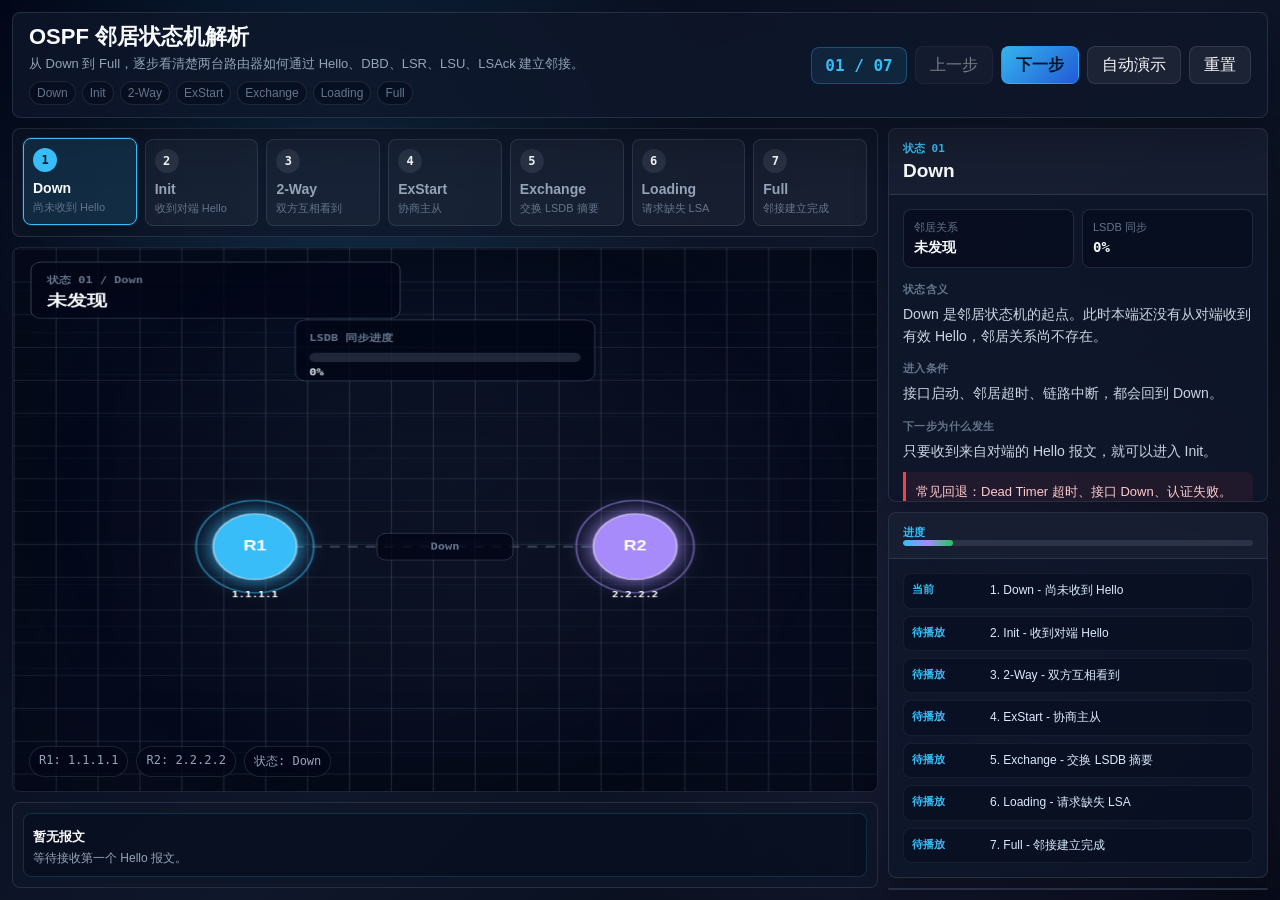
<file: ospf/ospf-states.html>
<!DOCTYPE html>
<html lang="zh-CN">
<head>
    <meta charset="UTF-8">
    <meta name="viewport" content="width=device-width, initial-scale=1.0">
    <title>OSPF 邻居状态机解析</title>
    <style>
        :root {
            --bg: #050816;
            --panel: rgba(15, 23, 42, 0.86);
            --soft: rgba(30, 41, 59, 0.62);
            --line: rgba(148, 163, 184, 0.18);
            --text: #f8fafc;
            --muted: #94a3b8;
            --faint: #64748b;
            --blue: #38bdf8;
            --green: #22c55e;
            --amber: #f59e0b;
            --purple: #a78bfa;
            --red: #ef4444;
            --radius: 8px;
        }

        * {
            box-sizing: border-box;
            margin: 0;
            padding: 0;
        }

        body {
            min-height: 100vh;
            overflow: hidden;
            font-family: Inter, -apple-system, BlinkMacSystemFont, "Segoe UI", sans-serif;
            color: var(--text);
            background:
                radial-gradient(circle at 26% 18%, rgba(56, 189, 248, 0.16), transparent 32%),
                radial-gradient(circle at 80% 76%, rgba(167, 139, 250, 0.13), transparent 36%),
                linear-gradient(135deg, #020617 0%, #0f172a 52%, #030712 100%);
        }

        button {
            font: inherit;
        }

        .app {
            height: 100vh;
            display: grid;
            grid-template-rows: auto 1fr;
            gap: 10px;
            padding: 12px;
        }

        .topbar {
            display: grid;
            grid-template-columns: 1fr auto;
            gap: 16px;
            align-items: center;
            padding: 12px 16px;
            border: 1px solid var(--line);
            border-radius: var(--radius);
            background: rgba(15, 23, 42, 0.78);
            box-shadow: 0 18px 48px rgba(0, 0, 0, 0.28);
            backdrop-filter: blur(14px);
        }

        .title h1 {
            font-size: 22px;
            letter-spacing: 0;
            line-height: 1.1;
        }

        .title p {
            margin-top: 6px;
            color: var(--muted);
            font-size: 13px;
        }

        .summary-chain {
            margin-top: 8px;
            display: flex;
            flex-wrap: wrap;
            gap: 6px;
        }

        .summary-chain span {
            padding: 4px 7px;
            border: 1px solid rgba(148, 163, 184, 0.16);
            border-radius: 999px;
            background: rgba(2, 6, 23, 0.38);
            color: var(--faint);
            font-size: 12px;
        }

        .controls {
            display: flex;
            align-items: center;
            gap: 8px;
        }

        .counter {
            min-width: 96px;
            padding: 8px 10px;
            border: 1px solid rgba(56, 189, 248, 0.28);
            border-radius: var(--radius);
            background: rgba(56, 189, 248, 0.1);
            color: var(--blue);
            text-align: center;
            font-family: "JetBrains Mono", Consolas, monospace;
            font-weight: 800;
        }

        .btn {
            height: 38px;
            padding: 0 14px;
            border: 1px solid var(--line);
            border-radius: var(--radius);
            background: rgba(255, 255, 255, 0.06);
            color: var(--text);
            cursor: pointer;
            transition: transform 0.2s ease, background 0.2s ease, border-color 0.2s ease;
        }

        .btn:hover:not(:disabled) {
            transform: translateY(-1px);
            background: rgba(255, 255, 255, 0.1);
            border-color: rgba(255, 255, 255, 0.3);
        }

        .btn.primary {
            border-color: rgba(56, 189, 248, 0.4);
            background: linear-gradient(135deg, rgba(56, 189, 248, 0.95), rgba(37, 99, 235, 0.9));
            color: #031525;
            font-weight: 850;
        }

        .btn.playing {
            border-color: rgba(34, 197, 94, 0.42);
            background: rgba(34, 197, 94, 0.14);
            color: #bbf7d0;
        }

        .btn:disabled {
            cursor: not-allowed;
            opacity: 0.45;
        }

        .workspace {
            min-height: 0;
            display: grid;
            grid-template-columns: minmax(0, 1fr) 380px;
            gap: 10px;
        }

        .main {
            min-width: 0;
            min-height: 0;
            display: grid;
            grid-template-rows: auto minmax(0, 1fr) auto;
            gap: 10px;
        }

        .state-map {
            display: grid;
            grid-template-columns: repeat(7, minmax(92px, 1fr));
            gap: 8px;
            padding: 10px;
            border: 1px solid var(--line);
            border-radius: var(--radius);
            background: rgba(15, 23, 42, 0.76);
            overflow-x: auto;
        }

        .state-node {
            min-width: 92px;
            min-height: 84px;
            padding: 9px;
            border: 1px solid var(--line);
            border-radius: var(--radius);
            background: rgba(255, 255, 255, 0.04);
            color: var(--muted);
            cursor: pointer;
            text-align: left;
            transition: border-color 0.2s ease, background 0.2s ease, transform 0.2s ease;
        }

        .state-node:hover {
            border-color: rgba(56, 189, 248, 0.5);
            background: rgba(56, 189, 248, 0.08);
        }

        .state-node.active {
            border-color: var(--blue);
            background: rgba(56, 189, 248, 0.13);
            color: var(--text);
            transform: translateY(-1px);
            box-shadow: 0 0 0 1px rgba(56, 189, 248, 0.16), 0 12px 26px rgba(0, 0, 0, 0.22);
        }

        .state-node.done {
            border-color: rgba(34, 197, 94, 0.36);
            background: rgba(34, 197, 94, 0.08);
        }

        .state-index {
            display: inline-flex;
            align-items: center;
            justify-content: center;
            width: 24px;
            height: 24px;
            border-radius: 50%;
            background: rgba(148, 163, 184, 0.14);
            color: var(--text);
            font-family: "JetBrains Mono", Consolas, monospace;
            font-size: 12px;
            font-weight: 850;
        }

        .state-node.active .state-index {
            background: var(--blue);
            color: #031525;
        }

        .state-node.done .state-index {
            background: var(--green);
            color: #03120a;
        }

        .state-name {
            display: block;
            margin-top: 8px;
            font-size: 14px;
            font-weight: 850;
        }

        .state-small {
            display: block;
            margin-top: 4px;
            color: var(--faint);
            font-size: 11px;
            line-height: 1.35;
        }

        .canvas-shell {
            position: relative;
            min-height: 0;
            overflow: hidden;
            border: 1px solid var(--line);
            border-radius: var(--radius);
            background:
                linear-gradient(rgba(56, 189, 248, 0.05) 1px, transparent 1px),
                linear-gradient(90deg, rgba(56, 189, 248, 0.05) 1px, transparent 1px),
                rgba(2, 6, 23, 0.78);
            background-size: 42px 42px;
            box-shadow: inset 0 0 90px rgba(0, 0, 0, 0.48);
        }

        #scene {
            width: 100%;
            height: 100%;
            display: block;
        }

        .legend {
            position: absolute;
            left: 16px;
            bottom: 14px;
            display: flex;
            flex-wrap: wrap;
            gap: 8px;
            pointer-events: none;
        }

        .chip {
            padding: 6px 9px;
            border: 1px solid var(--line);
            border-radius: 999px;
            background: rgba(2, 6, 23, 0.72);
            color: var(--muted);
            font-family: "JetBrains Mono", Consolas, monospace;
            font-size: 12px;
        }

        .packet-strip {
            display: grid;
            grid-template-columns: repeat(auto-fit, minmax(128px, 1fr));
            gap: 8px;
            padding: 10px;
            border: 1px solid var(--line);
            border-radius: var(--radius);
            background: rgba(15, 23, 42, 0.76);
        }

        .packet {
            padding: 9px;
            border: 1px solid rgba(56, 189, 248, 0.18);
            border-radius: var(--radius);
            background: rgba(2, 6, 23, 0.36);
        }

        .packet-route {
            color: var(--blue);
            font-family: "JetBrains Mono", Consolas, monospace;
            font-size: 11px;
            font-weight: 800;
        }

        .packet-name {
            margin-top: 5px;
            color: var(--text);
            font-size: 13px;
            font-weight: 850;
        }

        .packet-desc {
            margin-top: 4px;
            color: var(--muted);
            font-size: 12px;
            line-height: 1.42;
        }

        .sidebar {
            min-height: 0;
            display: grid;
            grid-template-rows: auto auto minmax(0, 1fr);
            gap: 10px;
        }

        .panel {
            overflow: hidden;
            border: 1px solid var(--line);
            border-radius: var(--radius);
            background: var(--panel);
            box-shadow: 0 16px 34px rgba(0, 0, 0, 0.24);
        }

        .panel-head {
            padding: 12px 14px;
            border-bottom: 1px solid var(--line);
            background: rgba(255, 255, 255, 0.035);
        }

        .eyebrow {
            color: var(--blue);
            font-family: "JetBrains Mono", Consolas, monospace;
            font-size: 11px;
            font-weight: 850;
        }

        .panel-title {
            margin-top: 4px;
            font-size: 19px;
            font-weight: 900;
        }

        .panel-body {
            padding: 14px;
        }

        .section-label {
            margin: 14px 0 6px;
            color: var(--faint);
            font-size: 11px;
            font-weight: 850;
            letter-spacing: 0.04em;
            text-transform: uppercase;
        }

        .copy {
            color: #cbd5e1;
            font-size: 14px;
            line-height: 1.58;
        }

        .metric-grid {
            display: grid;
            grid-template-columns: 1fr 1fr;
            gap: 8px;
        }

        .metric {
            padding: 10px;
            border: 1px solid var(--line);
            border-radius: var(--radius);
            background: rgba(2, 6, 23, 0.42);
        }

        .metric-label {
            color: var(--faint);
            font-size: 11px;
        }

        .metric-value {
            margin-top: 4px;
            font-family: "JetBrains Mono", Consolas, monospace;
            font-size: 14px;
            font-weight: 850;
        }

        .rollback {
            margin-top: 10px;
            padding: 10px;
            border-left: 3px solid var(--red);
            border-radius: 0 var(--radius) var(--radius) 0;
            background: rgba(239, 68, 68, 0.08);
            color: #fecaca;
            font-size: 13px;
            line-height: 1.5;
        }

        .timeline {
            display: grid;
            gap: 7px;
        }

        .timeline-row {
            display: grid;
            grid-template-columns: 70px 1fr;
            gap: 8px;
            padding: 8px;
            border: 1px solid rgba(255, 255, 255, 0.06);
            border-radius: var(--radius);
            background: rgba(2, 6, 23, 0.36);
        }

        .timecode {
            color: var(--blue);
            font-family: "JetBrains Mono", Consolas, monospace;
            font-size: 11px;
            font-weight: 850;
        }

        .event {
            color: #dbeafe;
            font-size: 12px;
            line-height: 1.45;
        }

        .log {
            min-height: 0;
            display: grid;
            grid-template-rows: auto minmax(0, 1fr);
        }

        .log-list {
            overflow: auto;
            padding: 12px;
            display: grid;
            gap: 7px;
        }

        .progress {
            height: 6px;
            border-radius: 99px;
            overflow: hidden;
            background: rgba(148, 163, 184, 0.16);
        }

        .progress-fill {
            height: 100%;
            width: 14%;
            border-radius: inherit;
            background: linear-gradient(90deg, var(--blue), var(--purple), var(--green));
            transition: width 0.25s ease;
        }

        @media (max-width: 1120px) {
            body {
                overflow: auto;
            }

            .app {
                height: auto;
                min-height: 100vh;
            }

            .workspace {
                grid-template-columns: 1fr;
            }

            .canvas-shell {
                min-height: 520px;
            }
        }

        @media (max-width: 760px) {
            .topbar {
                grid-template-columns: 1fr;
            }

            .controls {
                flex-wrap: wrap;
            }

            .state-map {
                grid-template-columns: repeat(7, 110px);
            }

            .metric-grid {
                grid-template-columns: 1fr;
            }
        }
    </style>
</head>
<body>
    <main class="app">
        <header class="topbar">
            <div class="title">
                <h1>OSPF 邻居状态机解析</h1>
                <p>从 Down 到 Full，逐步看清楚两台路由器如何通过 Hello、DBD、LSR、LSU、LSAck 建立邻接。</p>
                <div class="summary-chain">
                    <span>Down</span>
                    <span>Init</span>
                    <span>2-Way</span>
                    <span>ExStart</span>
                    <span>Exchange</span>
                    <span>Loading</span>
                    <span>Full</span>
                </div>
            </div>
            <div class="controls">
                <div class="counter" id="counter">01 / 07</div>
                <button class="btn" id="prevBtn" type="button">上一步</button>
                <button class="btn primary" id="nextBtn" type="button">下一步</button>
                <button class="btn" id="playBtn" type="button">自动演示</button>
                <button class="btn" id="resetBtn" type="button">重置</button>
            </div>
        </header>

        <section class="workspace">
            <div class="main">
                <nav class="state-map" id="stateMap" aria-label="OSPF 状态机"></nav>

                <div class="canvas-shell">
                    <canvas id="scene"></canvas>
                    <div class="legend">
                        <span class="chip">R1: 1.1.1.1</span>
                        <span class="chip">R2: 2.2.2.2</span>
                        <span class="chip" id="phaseChip">状态: Down</span>
                    </div>
                </div>

                <div class="packet-strip" id="packetStrip"></div>
            </div>

            <aside class="sidebar">
                <section class="panel">
                    <div class="panel-head">
                        <div class="eyebrow" id="phaseLabel">状态 01</div>
                        <div class="panel-title" id="stateTitle">Down</div>
                    </div>
                    <div class="panel-body">
                        <div class="metric-grid">
                            <div class="metric">
                                <div class="metric-label">邻居关系</div>
                                <div class="metric-value" id="relationMetric">未发现</div>
                            </div>
                            <div class="metric">
                                <div class="metric-label">LSDB 同步</div>
                                <div class="metric-value" id="lsdbMetric">0%</div>
                            </div>
                        </div>
                        <div class="section-label">状态含义</div>
                        <p class="copy" id="meaningText"></p>
                        <div class="section-label">进入条件</div>
                        <p class="copy" id="entryText"></p>
                        <div class="section-label">下一步为什么发生</div>
                        <p class="copy" id="nextText"></p>
                        <div class="rollback" id="rollbackText"></div>
                    </div>
                </section>

                <section class="panel">
                    <div class="panel-head">
                        <div class="eyebrow">进度</div>
                        <div class="progress"><div class="progress-fill" id="progressFill"></div></div>
                    </div>
                    <div class="panel-body">
                        <div class="timeline" id="timeline"></div>
                    </div>
                </section>

                <section class="panel log">
                    <div class="panel-head">
                        <div class="eyebrow">关键事件</div>
                        <div class="panel-title">当前状态日志</div>
                    </div>
                    <div class="log-list" id="eventLog"></div>
                </section>
            </aside>
        </section>
    </main>

    <script>
        const states = [
            {
                id: 'down',
                name: 'Down',
                small: '尚未收到 Hello',
                relation: '未发现',
                lsdb: 0,
                color: '#64748b',
                meaning: 'Down 是邻居状态机的起点。此时本端还没有从对端收到有效 Hello，邻居关系尚不存在。',
                entry: '接口启动、邻居超时、链路中断，都会回到 Down。',
                next: '只要收到来自对端的 Hello 报文，就可以进入 Init。',
                rollback: '常见回退：Dead Timer 超时、接口 Down、认证失败。',
                packets: [],
                events: ['接口已启用', '邻居表中暂无 R2', '等待 Hello 报文'],
                flows: []
            },
            {
                id: 'init',
                name: 'Init',
                small: '收到对端 Hello',
                relation: '单向可见',
                lsdb: 0,
                color: '#38bdf8',
                meaning: 'Init 表示本端已经收到对端 Hello，但对端 Hello 的邻居列表里还没有看到本端 Router ID。',
                entry: 'R1 收到 R2 的 Hello，知道 R2 存在。',
                next: '当双方都在 Hello 的邻居字段里看到对方 Router ID，就进入 2-Way。',
                rollback: '常见回退：Hello 参数不匹配，例如 Area ID、Hello/Dead 间隔、认证方式不同。',
                packets: [
                    { from: 'R2', to: 'R1', name: 'Hello', desc: 'R1 首次发现 R2。' }
                ],
                events: ['R1 收到 R2 的 Hello', '邻居表创建 R2 条目', '通信仍是单向确认'],
                flows: [{ from: 'r2', to: 'r1', label: 'Hello', color: '#38bdf8' }]
            },
            {
                id: 'twoway',
                name: '2-Way',
                small: '双方互相看到',
                relation: '双向通信',
                lsdb: 5,
                color: '#a78bfa',
                meaning: '2-Way 表示双向通信已经建立。广播网络中，DR/BDR 选举通常在这个阶段完成。',
                entry: '双方 Hello 报文的邻居字段都包含对方 Router ID。',
                next: '如果需要建立完全邻接，例如点到点链路或 DR/BDR 相关邻居，就进入 ExStart。',
                rollback: '常见回退：DR 选举变化、邻居参数变化、Hello 超时。',
                packets: [
                    { from: 'R1', to: 'R2', name: 'Hello', desc: 'R1 在邻居字段中列出 R2。' },
                    { from: 'R2', to: 'R1', name: 'Hello', desc: 'R2 在邻居字段中列出 R1。' }
                ],
                events: ['双方确认彼此存在', '广播网络可进行 DR/BDR 选举', '判断是否需要完全邻接'],
                flows: [
                    { from: 'r1', to: 'r2', label: 'Hello', color: '#a78bfa' },
                    { from: 'r2', to: 'r1', label: 'Hello', color: '#a78bfa' }
                ]
            },
            {
                id: 'exstart',
                name: 'ExStart',
                small: '协商主从',
                relation: '准备同步',
                lsdb: 12,
                color: '#c084fc',
                meaning: 'ExStart 用来协商数据库交换的主从关系，并确定 DBD 报文的初始序列号。',
                entry: '双方决定要建立完全邻接后，开始发送空 DBD 报文协商主从。',
                next: '主从关系和序列号确定后，进入 Exchange，开始交换 LSDB 摘要。',
                rollback: '常见回退：MTU 不匹配、DBD 序列号异常、主从协商失败。',
                packets: [
                    { from: 'R1', to: 'R2', name: 'DBD 空报文', desc: '协商主从和初始序列号。' },
                    { from: 'R2', to: 'R1', name: 'DBD 空报文', desc: '确认主从关系。' }
                ],
                events: ['开始 DBD 协商', '比较 Router ID 决定主从', '确定 DBD 序列号'],
                flows: [
                    { from: 'r1', to: 'r2', label: 'DBD', color: '#c084fc' },
                    { from: 'r2', to: 'r1', label: 'DBD', color: '#c084fc' }
                ]
            },
            {
                id: 'exchange',
                name: 'Exchange',
                small: '交换 LSDB 摘要',
                relation: '摘要交换',
                lsdb: 38,
                color: '#f59e0b',
                meaning: 'Exchange 阶段双方通过 DBD 报文交换各自 LSDB 的 LSA 头部摘要。',
                entry: 'DBD 主从关系建立后，双方开始发送包含 LSA 摘要的 DBD 报文。',
                next: '如果发现自己缺少某些 LSA，就进入 Loading 请求完整内容。',
                rollback: '常见回退：DBD 序列号错误、收到异常摘要、邻居重启。',
                packets: [
                    { from: 'R1', to: 'R2', name: 'DBD 摘要', desc: '描述 R1 已知的 LSA 头部。' },
                    { from: 'R2', to: 'R1', name: 'DBD 摘要', desc: '描述 R2 已知的 LSA 头部。' }
                ],
                events: ['双方交换 LSA Header', '比较 LSDB 差异', '生成 Link State Request 列表'],
                flows: [
                    { from: 'r1', to: 'r2', label: 'DBD 摘要', color: '#f59e0b' },
                    { from: 'r2', to: 'r1', label: 'DBD 摘要', color: '#f59e0b' }
                ]
            },
            {
                id: 'loading',
                name: 'Loading',
                small: '请求缺失 LSA',
                relation: 'LSDB 补齐',
                lsdb: 74,
                color: '#22c55e',
                meaning: 'Loading 阶段用于补齐 LSDB。缺什么 LSA，就通过 LSR 请求，对端用 LSU 返回完整 LSA，再用 LSAck 确认。',
                entry: 'DBD 摘要对比后，发现本地缺少某些 LSA。',
                next: '所有请求的 LSA 都收到并确认后，LSDB 同步完成，进入 Full。',
                rollback: '常见回退：LSR 超时、LSU 丢失、LSAck 未确认、邻居重置。',
                packets: [
                    { from: 'R1', to: 'R2', name: 'LSR', desc: '请求缺失的 LSA。' },
                    { from: 'R2', to: 'R1', name: 'LSU', desc: '发送完整 LSA 内容。' },
                    { from: 'R1', to: 'R2', name: 'LSAck', desc: '确认已经收到 LSA。' }
                ],
                events: ['R1 请求缺失 LSA', 'R2 返回完整 LSA', 'R1 发送 LSAck 确认'],
                flows: [
                    { from: 'r1', to: 'r2', label: 'LSR', color: '#38bdf8' },
                    { from: 'r2', to: 'r1', label: 'LSU', color: '#22c55e' },
                    { from: 'r1', to: 'r2', label: 'LSAck', color: '#a78bfa' }
                ]
            },
            {
                id: 'full',
                name: 'Full',
                small: '邻接建立完成',
                relation: '完全邻接',
                lsdb: 100,
                color: '#22c55e',
                meaning: 'Full 是 OSPF 邻居关系的稳定状态，表示双方 LSDB 已经同步，可以进行 SPF 计算。',
                entry: '所有缺失 LSA 都已同步，LSDB 达到一致。',
                next: '后续通过周期性 Hello 维持邻居关系，拓扑变化时再泛洪新的 LSA。',
                rollback: '常见回退：Hello 超时会回到 Down，接口参数变化可能重新经历状态机。',
                packets: [
                    { from: 'R1', to: 'R2', name: 'Hello 保活', desc: '周期性维持邻居关系。' },
                    { from: 'R2', to: 'R1', name: 'Hello 保活', desc: '双方持续确认对端在线。' }
                ],
                events: ['LSDB 同步完成', '邻居状态进入 Full', '开始基于 LSDB 运行 SPF 计算'],
                flows: [
                    { from: 'r1', to: 'r2', label: 'Hello', color: '#22c55e' },
                    { from: 'r2', to: 'r1', label: 'Hello', color: '#22c55e' }
                ]
            }
        ];

        const canvas = document.getElementById('scene');
        const ctx = canvas.getContext('2d');
        const stateMap = document.getElementById('stateMap');
        const packetStrip = document.getElementById('packetStrip');
        const counter = document.getElementById('counter');
        const prevBtn = document.getElementById('prevBtn');
        const nextBtn = document.getElementById('nextBtn');
        const playBtn = document.getElementById('playBtn');
        const resetBtn = document.getElementById('resetBtn');
        const phaseChip = document.getElementById('phaseChip');
        const phaseLabel = document.getElementById('phaseLabel');
        const stateTitle = document.getElementById('stateTitle');
        const relationMetric = document.getElementById('relationMetric');
        const lsdbMetric = document.getElementById('lsdbMetric');
        const meaningText = document.getElementById('meaningText');
        const entryText = document.getElementById('entryText');
        const nextText = document.getElementById('nextText');
        const rollbackText = document.getElementById('rollbackText');
        const timeline = document.getElementById('timeline');
        const eventLog = document.getElementById('eventLog');
        const progressFill = document.getElementById('progressFill');

        let current = 0;
        let time = 0;
        let dpr = window.devicePixelRatio || 1;
        let stateStarted = performance.now();
        let autoTimer = null;
        let isPlaying = false;

        const routers = {
            r1: { name: 'R1', rid: '1.1.1.1', x: 0, y: 0, color: '#38bdf8' },
            r2: { name: 'R2', rid: '2.2.2.2', x: 0, y: 0, color: '#a78bfa' }
        };

        function resizeCanvas() {
            const box = canvas.parentElement.getBoundingClientRect();
            dpr = window.devicePixelRatio || 1;
            canvas.width = Math.max(1, Math.floor(box.width * dpr));
            canvas.height = Math.max(1, Math.floor(box.height * dpr));
            ctx.setTransform(dpr, 0, 0, dpr, 0, 0);
        }

        function size() {
            return { w: canvas.width / dpr, h: canvas.height / dpr };
        }

        function phaseProgress() {
            return ((performance.now() - stateStarted) % 4200) / 4200;
        }

        function layoutRouters() {
            const { w, h } = size();
            routers.r1.x = w * 0.28;
            routers.r1.y = h * 0.55;
            routers.r2.x = w * 0.72;
            routers.r2.y = h * 0.55;
        }

        function drawBackground() {
            const { w, h } = size();
            const state = states[current];
            ctx.clearRect(0, 0, w, h);

            const glow = ctx.createRadialGradient(w / 2, h * 0.5, 20, w / 2, h * 0.5, Math.max(w, h) * 0.72);
            glow.addColorStop(0, `${state.color}18`);
            glow.addColorStop(0.58, 'rgba(15, 23, 42, 0.16)');
            glow.addColorStop(1, 'rgba(2, 6, 23, 0.82)');
            ctx.fillStyle = glow;
            ctx.fillRect(0, 0, w, h);

            ctx.save();
            ctx.globalAlpha = 0.18;
            ctx.strokeStyle = '#94a3b8';
            const spacing = 42;
            const shift = (time * 10) % spacing;
            for (let x = -spacing + shift; x < w + spacing; x += spacing) {
                ctx.beginPath();
                ctx.moveTo(x, 0);
                ctx.lineTo(x, h);
                ctx.stroke();
            }
            for (let y = -spacing + shift; y < h + spacing; y += spacing) {
                ctx.beginPath();
                ctx.moveTo(0, y);
                ctx.lineTo(w, y);
                ctx.stroke();
            }
            ctx.restore();
        }

        function drawLink() {
            const state = states[current];
            const r1 = routers.r1;
            const r2 = routers.r2;
            const active = current > 0;
            ctx.save();
            ctx.strokeStyle = active ? `${state.color}90` : 'rgba(100, 116, 139, 0.45)';
            ctx.lineWidth = current >= 6 ? 6 : current >= 3 ? 4 : 3;
            if (current < 6) {
                ctx.setLineDash([10, 8]);
                ctx.lineDashOffset = -time * 24;
            }
            ctx.beginPath();
            ctx.moveTo(r1.x, r1.y);
            ctx.lineTo(r2.x, r2.y);
            ctx.stroke();
            ctx.setLineDash([]);

            const mx = (r1.x + r2.x) / 2;
            const my = (r1.y + r2.y) / 2;
            ctx.fillStyle = 'rgba(2, 6, 23, 0.78)';
            ctx.strokeStyle = `${state.color}70`;
            ctx.lineWidth = 1;
            ctx.beginPath();
            ctx.roundRect(mx - 68, my - 17, 136, 34, 9);
            ctx.fill();
            ctx.stroke();
            ctx.fillStyle = state.color;
            ctx.font = '800 12px Consolas, monospace';
            ctx.textAlign = 'center';
            ctx.textBaseline = 'middle';
            ctx.fillText(state.name, mx, my + 1);
            ctx.restore();
        }

        function drawRouter(router) {
            const pulse = Math.sin(time * 2) * 4;
            ctx.save();
            ctx.shadowColor = router.color;
            ctx.shadowBlur = 26;
            ctx.fillStyle = router.color;
            ctx.beginPath();
            ctx.arc(router.x, router.y, 42, 0, Math.PI * 2);
            ctx.fill();
            ctx.restore();

            ctx.strokeStyle = 'rgba(255,255,255,0.45)';
            ctx.lineWidth = 2;
            ctx.beginPath();
            ctx.arc(router.x, router.y, 42, 0, Math.PI * 2);
            ctx.stroke();

            ctx.strokeStyle = `${router.color}80`;
            ctx.beginPath();
            ctx.arc(router.x, router.y, 58 + pulse, 0, Math.PI * 2);
            ctx.stroke();

            ctx.fillStyle = '#fff';
            ctx.font = '900 18px Inter, sans-serif';
            ctx.textAlign = 'center';
            ctx.textBaseline = 'middle';
            ctx.fillText(router.name, router.x, router.y);
            ctx.font = '700 11px Consolas, monospace';
            ctx.fillText(router.rid, router.x, router.y + 62);
        }

        function drawPackets() {
            const state = states[current];
            const progressBase = phaseProgress();
            state.flows.forEach((flow, index) => {
                const from = routers[flow.from];
                const to = routers[flow.to];
                const progress = (progressBase + index * 0.28) % 1;
                const x = from.x + (to.x - from.x) * progress;
                const y = from.y + (to.y - from.y) * progress;

                ctx.save();
                ctx.shadowColor = flow.color;
                ctx.shadowBlur = 18;
                ctx.fillStyle = flow.color;
                ctx.beginPath();
                ctx.roundRect(x - 22, y - 14, 44, 28, 8);
                ctx.fill();
                ctx.restore();

                ctx.fillStyle = '#06111f';
                ctx.font = '900 10px Consolas, monospace';
                ctx.textAlign = 'center';
                ctx.textBaseline = 'middle';
                ctx.fillText(flow.label, x, y + 1);
            });
        }

        function drawLsdbBars() {
            const { w } = size();
            const state = states[current];
            const x = w / 2 - 150;
            const y = 92;
            ctx.fillStyle = 'rgba(2, 6, 23, 0.78)';
            ctx.strokeStyle = `${state.color}70`;
            ctx.lineWidth = 1;
            ctx.beginPath();
            ctx.roundRect(x, y, 300, 78, 10);
            ctx.fill();
            ctx.stroke();

            ctx.fillStyle = state.color;
            ctx.font = '800 12px Consolas, monospace';
            ctx.textAlign = 'left';
            ctx.fillText('LSDB 同步进度', x + 14, y + 24);

            ctx.fillStyle = 'rgba(148, 163, 184, 0.2)';
            ctx.beginPath();
            ctx.roundRect(x + 14, y + 42, 272, 12, 6);
            ctx.fill();
            ctx.fillStyle = state.color;
            ctx.beginPath();
            ctx.roundRect(x + 14, y + 42, 272 * (state.lsdb / 100), 12, 6);
            ctx.fill();
            ctx.fillStyle = '#e2e8f0';
            ctx.font = '800 12px Consolas, monospace';
            ctx.fillText(`${state.lsdb}%`, x + 14, y + 68);
        }

        function drawHud() {
            const state = states[current];
            ctx.fillStyle = 'rgba(2, 6, 23, 0.76)';
            ctx.strokeStyle = `${state.color}80`;
            ctx.lineWidth = 1;
            ctx.beginPath();
            ctx.roundRect(18, 18, 370, 72, 10);
            ctx.fill();
            ctx.stroke();

            ctx.fillStyle = state.color;
            ctx.font = '800 12px Consolas, monospace';
            ctx.textAlign = 'left';
            ctx.fillText(`状态 ${String(current + 1).padStart(2, '0')} / ${state.name}`, 34, 42);
            ctx.fillStyle = '#f8fafc';
            ctx.font = '900 20px Inter, sans-serif';
            ctx.fillText(state.relation, 34, 68);
        }

        function render() {
            time += 0.016;
            layoutRouters();
            drawBackground();
            drawLsdbBars();
            drawLink();
            drawPackets();
            drawRouter(routers.r1);
            drawRouter(routers.r2);
            drawHud();
            requestAnimationFrame(render);
        }

        function renderStateMap() {
            stateMap.innerHTML = states.map((state, index) => {
                const classes = ['state-node'];
                if (index === current) classes.push('active');
                if (index < current) classes.push('done');
                return `
                    <button class="${classes.join(' ')}" type="button" data-state="${index}">
                        <span class="state-index">${index + 1}</span>
                        <span class="state-name">${state.name}</span>
                        <span class="state-small">${state.small}</span>
                    </button>
                `;
            }).join('');

            stateMap.querySelectorAll('.state-node').forEach(button => {
                button.addEventListener('click', () => {
                    stopAutoPlay();
                    setState(Number(button.dataset.state));
                });
            });
        }

        function renderPacketStrip() {
            const state = states[current];
            packetStrip.innerHTML = state.packets.length
                ? state.packets.map(packet => `
                    <div class="packet">
                        <div class="packet-route">${packet.from} -> ${packet.to}</div>
                        <div class="packet-name">${packet.name}</div>
                        <div class="packet-desc">${packet.desc}</div>
                    </div>
                `).join('')
                : '<div class="packet"><div class="packet-name">暂无报文</div><div class="packet-desc">等待接收第一个 Hello 报文。</div></div>';
        }

        function renderSidebar() {
            const state = states[current];
            counter.textContent = `${String(current + 1).padStart(2, '0')} / ${String(states.length).padStart(2, '0')}`;
            phaseChip.textContent = `状态: ${state.name}`;
            phaseLabel.textContent = `状态 ${String(current + 1).padStart(2, '0')}`;
            stateTitle.textContent = state.name;
            relationMetric.textContent = state.relation;
            lsdbMetric.textContent = `${state.lsdb}%`;
            meaningText.textContent = state.meaning;
            entryText.textContent = state.entry;
            nextText.textContent = state.next;
            rollbackText.textContent = state.rollback;
            progressFill.style.width = `${((current + 1) / states.length) * 100}%`;
            prevBtn.disabled = current === 0;
            nextBtn.disabled = current === states.length - 1;
            playBtn.textContent = isPlaying ? '暂停演示' : '自动演示';
            playBtn.classList.toggle('playing', isPlaying);

            timeline.innerHTML = states.map((item, index) => `
                <div class="timeline-row">
                    <div class="timecode">${index < current ? '已完成' : index === current ? '当前' : '待播放'}</div>
                    <div class="event">${index + 1}. ${item.name} - ${item.small}</div>
                </div>
            `).join('');

            eventLog.innerHTML = state.events.map((event, index) => `
                <div class="timeline-row">
                    <div class="timecode">T+${String(index + 1).padStart(2, '0')}</div>
                    <div class="event">${event}</div>
                </div>
            `).join('');
        }

        function setState(index) {
            current = Math.max(0, Math.min(states.length - 1, index));
            stateStarted = performance.now();
            renderStateMap();
            renderPacketStrip();
            renderSidebar();
        }

        function startAutoPlay() {
            if (isPlaying) return;
            isPlaying = true;
            renderSidebar();
            autoTimer = window.setInterval(() => {
                if (current >= states.length - 1) {
                    stopAutoPlay();
                    return;
                }
                setState(current + 1);
            }, 4200);
        }

        function stopAutoPlay() {
            isPlaying = false;
            if (autoTimer) {
                window.clearInterval(autoTimer);
                autoTimer = null;
            }
            renderSidebar();
        }

        function toggleAutoPlay() {
            if (isPlaying) {
                stopAutoPlay();
            } else {
                startAutoPlay();
            }
        }

        prevBtn.addEventListener('click', () => {
            stopAutoPlay();
            setState(current - 1);
        });
        nextBtn.addEventListener('click', () => {
            stopAutoPlay();
            setState(current + 1);
        });
        playBtn.addEventListener('click', toggleAutoPlay);
        resetBtn.addEventListener('click', () => {
            stopAutoPlay();
            setState(0);
        });

        window.addEventListener('resize', resizeCanvas);
        resizeCanvas();
        renderStateMap();
        renderPacketStrip();
        renderSidebar();
        render();
    </script>
</body>
</html>
</file>
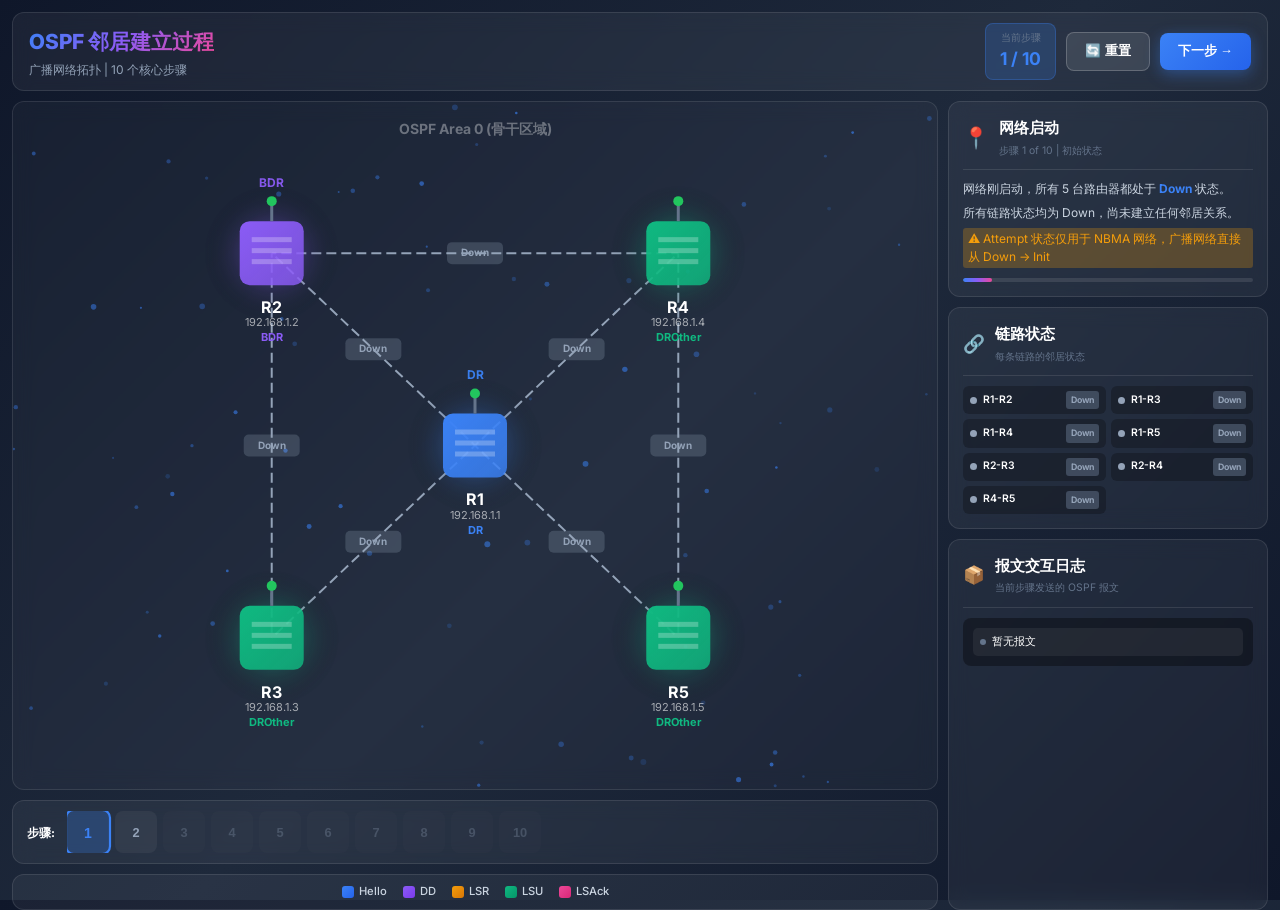
<file: ospf/ospf.html>
<!DOCTYPE html>
<html lang="zh-CN">
<head>
    <meta charset="UTF-8">
    <meta name="viewport" content="width=device-width, initial-scale=1.0">
    <title>OSPF 邻居建立过程 - 精简演示</title>

    <link rel="stylesheet" href="../assets/styles/base.css">
    <script src="../assets/theme.js"></script>

    <link rel="preconnect" href="https://fonts.googleapis.com">
    <link rel="preconnect" href="https://fonts.gstatic.com" crossorigin>
    <link href="https://fonts.googleapis.com/css2?family=Inter:wght@400;500;600;700;800&family=JetBrains+Mono:wght@400;500;700&display=swap" rel="stylesheet">

    <style>
        :root {
            --bg-primary: #0a0e1a;
            --ospf-gradient-start: #0f172a;
            --ospf-gradient-mid: #1e293b;
            --header-bg: rgba(255, 255, 255, 0.05);
            --card-bg: rgba(255, 255, 255, 0.03);
            --border-color: rgba(255, 255, 255, 0.1);
        }

        * { margin: 0; padding: 0; box-sizing: border-box; }

        body {
            font-family: 'Inter', -apple-system, BlinkMacSystemFont, sans-serif;
            background: linear-gradient(135deg, var(--ospf-gradient-start) 0%, var(--ospf-gradient-mid) 50%, var(--ospf-gradient-start) 100%);
            min-height: 100vh;
            color: white;
            overflow: hidden;
        }

        .container {
            max-width: 1920px;
            margin: 0 auto;
            padding: 12px;
            height: 100vh;
            display: flex;
            flex-direction: column;
        }

        .header {
            display: flex;
            justify-content: space-between;
            align-items: center;
            padding: 10px 16px;
            background: var(--header-bg);
            backdrop-filter: blur(10px);
            border-radius: var(--border-radius-lg);
            margin-bottom: 10px;
            border: 1px solid var(--border-color);
        }

        .title-section h1 {
            font-size: 1.3rem;
            font-weight: 800;
            background: linear-gradient(135deg, var(--accent-blue), var(--accent-purple), #ec4899);
            -webkit-background-clip: text;
            -webkit-text-fill-color: transparent;
            background-clip: text;
        }

        .title-section p {
            color: var(--text-secondary);
            font-size: 0.75rem;
            margin-top: 2px;
        }

        .controls {
            display: flex;
            align-items: center;
            gap: 10px;
        }

        .step-display {
            background: rgba(59, 130, 246, 0.2);
            border: 1px solid rgba(59, 130, 246, 0.3);
            border-radius: var(--border-radius-md);
            padding: 6px 14px;
            text-align: center;
        }

        .step-label {
            font-size: 0.6rem;
            color: var(--text-tertiary);
            text-transform: uppercase;
        }

        .step-value {
            font-size: 1.1rem;
            font-weight: 700;
            color: var(--accent-blue);
        }

        .btn {
            padding: 10px 18px;
            border-radius: var(--border-radius-md);
            font-weight: 600;
            font-size: 0.8rem;
            cursor: pointer;
            transition: var(--transition);
            border: none;
            display: flex;
            align-items: center;
            gap: 6px;
        }

        .btn-next {
            background: linear-gradient(135deg, var(--accent-blue), #2563eb);
            color: white;
            box-shadow: 0 4px 15px rgba(59, 130, 246, 0.4);
        }

        .btn-next:hover:not(:disabled) {
            transform: translateY(-2px);
            box-shadow: 0 6px 20px rgba(59, 130, 246, 0.5);
        }

        .btn-next:disabled {
            opacity: 0.5;
            cursor: not-allowed;
            transform: none;
        }

        .btn-reset {
            background: rgba(255, 255, 255, 0.1);
            color: white;
            border: 1px solid rgba(255, 255, 255, 0.2);
        }

        .btn-reset:hover {
            background: rgba(255, 255, 255, 0.2);
        }

        .main-content {
            display: grid;
            grid-template-columns: 1fr 320px;
            gap: 10px;
            flex: 1;
            min-height: 0;
        }

        .left-panel {
            display: flex;
            flex-direction: column;
            gap: 10px;
        }

        .scene-container {
            background: rgba(255, 255, 255, 0.03);
            backdrop-filter: blur(10px);
            border-radius: var(--border-radius-lg);
            border: 1px solid var(--border-color);
            overflow: hidden;
            flex: 1;
            position: relative;
        }

        #scene-canvas {
            width: 100%;
            height: 100%;
            display: block;
        }

        .step-nav {
            background: rgba(255, 255, 255, 0.05);
            backdrop-filter: blur(10px);
            border-radius: var(--border-radius-lg);
            padding: 10px 14px;
            border: 1px solid var(--border-color);
            display: flex;
            align-items: center;
            gap: 12px;
        }

        .step-nav-title {
            font-size: 0.75rem;
            font-weight: 700;
            white-space: nowrap;
        }

        .step-nav-grid {
            display: flex;
            gap: 6px;
            flex: 1;
            overflow-x: auto;
        }

        .step-nav-item {
            min-width: 42px;
            height: 42px;
            border-radius: var(--border-radius-md);
            font-size: 0.8rem;
            font-weight: 700;
            cursor: pointer;
            transition: var(--transition);
            border: 2px solid transparent;
            background: rgba(255, 255, 255, 0.05);
            color: var(--text-secondary);
            display: flex;
            align-items: center;
            justify-content: center;
            flex-shrink: 0;
        }

        .step-nav-item:hover:not(:disabled) {
            background: rgba(255, 255, 255, 0.15);
            color: white;
        }

        .step-nav-item.active {
            background: rgba(59, 130, 246, 0.25);
            border-color: var(--accent-blue);
            color: var(--accent-blue);
            transform: scale(1.1);
        }

        .step-nav-item.completed {
            background: rgba(34, 197, 94, 0.25);
            border-color: var(--accent-green);
            color: var(--accent-green);
        }

        .step-nav-item:disabled {
            opacity: 0.3;
            cursor: not-allowed;
        }

        .right-panel {
            display: flex;
            flex-direction: column;
            gap: 10px;
        }

        .info-card {
            background: rgba(255, 255, 255, 0.05);
            backdrop-filter: blur(10px);
            border-radius: var(--border-radius-lg);
            padding: 14px;
            border: 1px solid var(--border-color);
        }

        .info-card-header {
            display: flex;
            align-items: center;
            gap: 10px;
            margin-bottom: 10px;
            padding-bottom: 10px;
            border-bottom: 1px solid var(--border-color);
        }

        .info-card-icon {
            font-size: 1.3rem;
        }

        .info-card-title {
            font-size: 0.95rem;
            font-weight: 700;
        }

        .info-card-phase {
            font-size: 0.65rem;
            color: var(--text-tertiary);
            margin-top: 2px;
        }

        .info-card-content {
            line-height: 1.5;
            color: #cbd5e1;
            font-size: 0.75rem;
        }

        .info-card-content p {
            margin-bottom: 6px;
        }

        .info-card-content strong {
            color: var(--accent-blue);
        }

        .highlight {
            background: rgba(59, 130, 246, 0.25);
            padding: 2px 5px;
            border-radius: 3px;
        }

        .warning {
            background: rgba(245, 158, 11, 0.25);
            padding: 2px 5px;
            border-radius: 3px;
            color: var(--accent-orange);
        }

        .link-state-list {
            display: grid;
            grid-template-columns: repeat(2, 1fr);
            gap: 5px;
        }

        .link-state-item {
            display: flex;
            align-items: center;
            gap: 6px;
            padding: 5px 7px;
            background: rgba(0, 0, 0, 0.25);
            border-radius: 6px;
        }

        .link-state-dot {
            width: 7px;
            height: 7px;
            border-radius: 50%;
            flex-shrink: 0;
        }

        .link-state-name {
            font-size: 0.65rem;
            font-weight: 600;
            flex: 1;
        }

        .link-state-badge {
            padding: 2px 5px;
            border-radius: 3px;
            font-size: 0.55rem;
            font-weight: 700;
        }

        .packet-log {
            background: rgba(0, 0, 0, 0.35);
            border-radius: var(--border-radius-md);
            padding: 10px;
            flex: 1;
            overflow-y: auto;
        }

        .packet-log-title {
            font-size: 0.6rem;
            color: var(--text-tertiary);
            margin-bottom: 8px;
            text-transform: uppercase;
            letter-spacing: 0.5px;
        }

        .packet-log-list {
            display: flex;
            flex-direction: column;
            gap: 4px;
        }

        .packet-log-item {
            display: flex;
            align-items: center;
            gap: 6px;
            padding: 5px 7px;
            background: rgba(255, 255, 255, 0.06);
            border-radius: 5px;
            font-size: 0.7rem;
        }

        .packet-log-dot {
            width: 6px;
            height: 6px;
            border-radius: 50%;
        }

        .progress-bar {
            height: 4px;
            background: rgba(255, 255, 255, 0.1);
            border-radius: 4px;
            overflow: hidden;
            margin-top: 10px;
        }

        .progress-fill {
            height: 100%;
            background: linear-gradient(90deg, var(--accent-blue), var(--accent-purple), #ec4899);
            border-radius: 4px;
            transition: width 0.5s ease;
        }

        .state-down { background: rgba(100, 116, 139, 0.5); color: var(--text-secondary); }
        .state-init { background: rgba(59, 130, 246, 0.5); color: var(--accent-blue); }
        .state-2way { background: rgba(139, 92, 246, 0.5); color: var(--accent-purple); }
        .state-exstart { background: rgba(168, 85, 247, 0.5); color: #a855f7; }
        .state-exchange { background: rgba(192, 132, 252, 0.5); color: #c084fc; }
        .state-loading { background: rgba(16, 185, 129, 0.5); color: var(--accent-green); }
        .state-full { background: rgba(34, 197, 94, 0.5); color: var(--accent-green); }

        .legend-bar {
            display: flex;
            justify-content: center;
            align-items: center;
            gap: 16px;
            padding: 8px 14px;
            background: rgba(255, 255, 255, 0.05);
            border-radius: var(--border-radius-lg);
            border: 1px solid var(--border-color);
        }

        .legend-item {
            display: flex;
            align-items: center;
            gap: 5px;
        }

        .legend-dot {
            width: 12px;
            height: 12px;
            border-radius: 3px;
        }

        .legend-text {
            font-size: 0.7rem;
            color: #cbd5e1;
            font-weight: 500;
        }

        ::-webkit-scrollbar { width: 4px; height: 4px; }
        ::-webkit-scrollbar-track { background: rgba(255, 255, 255, 0.05); }
        ::-webkit-scrollbar-thumb { background: rgba(255, 255, 255, 0.25); border-radius: 2px; }
    </style>
</head>
<body>
    <div class="container">
        <header class="header">
            <div class="title-section">
                <h1>OSPF 邻居建立过程</h1>
                <p>广播网络拓扑 | 10 个核心步骤</p>
            </div>
            <div class="controls">
                <div class="step-display">
                    <div class="step-label">当前步骤</div>
                    <div class="step-value" id="step-display">1 / 10</div>
                </div>
                <button class="btn btn-reset" onclick="resetAnimation()">🔄 重置</button>
                <button class="btn btn-next" id="next-btn" onclick="nextStep()">
                    <span>下一步 →</span>
                </button>
            </div>
        </header>

        <div class="main-content">
            <div class="left-panel">
                <div class="scene-container">
                    <canvas id="scene-canvas"></canvas>
                </div>

                <div class="step-nav">
                    <div class="step-nav-title">步骤:</div>
                    <div class="step-nav-grid" id="step-nav-grid"></div>
                </div>

                <div class="legend-bar">
                    <div class="legend-item">
                        <div class="legend-dot" style="background: linear-gradient(135deg, var(--accent-blue), #2563eb);"></div>
                        <span class="legend-text">Hello</span>
                    </div>
                    <div class="legend-item">
                        <div class="legend-dot" style="background: linear-gradient(135deg, var(--accent-purple), #7c3aed);"></div>
                        <span class="legend-text">DD</span>
                    </div>
                    <div class="legend-item">
                        <div class="legend-dot" style="background: linear-gradient(135deg, var(--accent-orange), #d97706);"></div>
                        <span class="legend-text">LSR</span>
                    </div>
                    <div class="legend-item">
                        <div class="legend-dot" style="background: linear-gradient(135deg, var(--accent-green), #059669);"></div>
                        <span class="legend-text">LSU</span>
                    </div>
                    <div class="legend-item">
                        <div class="legend-dot" style="background: linear-gradient(135deg, #ec4899, #db2777);"></div>
                        <span class="legend-text">LSAck</span>
                    </div>
                </div>
            </div>

            <div class="right-panel">
                <div class="info-card">
                    <div class="info-card-header">
                        <div class="info-card-icon" id="info-icon">📍</div>
                        <div>
                            <div class="info-card-title" id="info-title">初始状态</div>
                            <div class="info-card-phase" id="info-phase">步骤 1 of 10</div>
                        </div>
                    </div>
                    <div class="info-card-content" id="info-content">
                        <p>网络刚启动，所有路由器都处于 <strong>Down</strong> 状态。</p>
                        <p>所有链路状态均为 Down，尚未建立任何邻居关系。</p>
                    </div>
                    <div class="progress-bar">
                        <div class="progress-fill" id="progress-fill" style="width: 10%"></div>
                    </div>
                </div>

                <div class="info-card">
                    <div class="info-card-header">
                        <span style="font-size: 1.1rem;">🔗</span>
                        <div>
                            <div class="info-card-title">链路状态</div>
                            <div class="info-card-phase">每条链路的邻居状态</div>
                        </div>
                    </div>
                    <div class="link-state-list" id="link-state-list"></div>
                </div>

                <div class="info-card" style="flex: 1;">
                    <div class="info-card-header">
                        <span style="font-size: 1.1rem;">📦</span>
                        <div>
                            <div class="info-card-title">报文交互日志</div>
                            <div class="info-card-phase">当前步骤发送的 OSPF 报文</div>
                        </div>
                    </div>
                    <div class="packet-log">
                        <div class="packet-log-list" id="packet-log-list"></div>
                    </div>
                </div>
            </div>
        </div>
    </div>

    <script>
        const canvas = document.getElementById('scene-canvas');
        const ctx = canvas.getContext('2d');

        const theme = window.NetDocTheme;

        function resizeCanvas() {
            const container = canvas.parentElement;
            canvas.width = container.clientWidth * window.devicePixelRatio;
            canvas.height = container.clientHeight * window.devicePixelRatio;
            ctx.scale(window.devicePixelRatio, window.devicePixelRatio);
        }
        resizeCanvas();
        window.addEventListener('resize', resizeCanvas);

        let currentStep = 0;
        let particles = [];
        let packets = [];
        let packetLog = [];
        let time = 0;

        const routerColors = {
            DR: theme.deviceColors.dr,
            BDR: theme.deviceColors.bdr,
            DROther: theme.deviceColors.drother
        };

        const routers = [
            { id: 0, name: 'R1', ip: '192.168.1.1', role: 'DR', x: 0, y: 0, color: routerColors.DR },
            { id: 1, name: 'R2', ip: '192.168.1.2', role: 'BDR', x: 0, y: 0, color: routerColors.BDR },
            { id: 2, name: 'R3', ip: '192.168.1.3', role: 'DROther', x: 0, y: 0, color: routerColors.DROther },
            { id: 3, name: 'R4', ip: '192.168.1.4', role: 'DROther', x: 0, y: 0, color: routerColors.DROther },
            { id: 4, name: 'R5', ip: '192.168.1.5', role: 'DROther', x: 0, y: 0, color: routerColors.DROther }
        ];

        const links = [
            { id: 0, r1: 0, r2: 1, name: 'R1-R2', state: 'Down' },
            { id: 1, r1: 0, r2: 2, name: 'R1-R3', state: 'Down' },
            { id: 2, r1: 0, r2: 3, name: 'R1-R4', state: 'Down' },
            { id: 3, r1: 0, r2: 4, name: 'R1-R5', state: 'Down' },
            { id: 4, r1: 1, r2: 2, name: 'R2-R3', state: 'Down' },
            { id: 5, r1: 1, r2: 3, name: 'R2-R4', state: 'Down' },
            { id: 6, r1: 3, r2: 4, name: 'R4-R5', state: 'Down' }
        ];

        const stateColors = {
            'Down': theme.ospf.states.down.color,
            'Init': theme.ospf.states.init.color,
            '2-Way': theme.ospf.states['2way'].color,
            'ExStart': theme.ospf.states.exstart.color,
            'Exchange': theme.ospf.states.exchange.color,
            'Loading': theme.ospf.states.loading.color,
            'Full': theme.ospf.states.full.color
        };

        const steps = [
            {
                phase: 1, phaseTitle: '初始状态', phaseIcon: '📍', title: '网络启动',
                narration: `<p>网络刚启动，所有 5 台路由器都处于 <strong>Down</strong> 状态。</p><p>所有链路状态均为 Down，尚未建立任何邻居关系。</p><p class="warning">⚠️ Attempt 状态仅用于 NBMA 网络，广播网络直接从 Down → Init</p>`,
                packets: [], linkStates: ['Down', 'Down', 'Down', 'Down', 'Down', 'Down', 'Down']
            },
            {
                phase: 2, phaseTitle: '邻居发现', phaseIcon: '🔍', title: '发送 Hello 报文',
                narration: `<p>R1 向组播地址 <span class="highlight">224.0.0.5</span> 发送 Hello 报文。</p><p>所有直连路由器 (R2-R5) 都会收到此 Hello 报文。</p><p>Hello 报文包含 Router ID、Area ID、Hello Interval 等信息。</p>`,
                packets: [{from:0,to:1,type:'hello'},{from:0,to:2,type:'hello'},{from:0,to:3,type:'hello'},{from:0,to:4,type:'hello'}],
                linkStates: ['Init', 'Init', 'Init', 'Init', 'Down', 'Down', 'Down']
            },
            {
                phase: 3, phaseTitle: '双向通信', phaseIcon: '🤝', title: '2-Way 状态建立',
                narration: `<p>邻居回复 Hello 报文，R1 在 Neighbor 字段看到自己的 Router ID。</p><p><strong>所有链路状态：Init → 2-Way</strong></p><p>双向通信已建立，双方都确认了对方的存在。</p>`,
                packets: [{from:1,to:0,type:'hello'},{from:2,to:0,type:'hello'},{from:3,to:0,type:'hello'},{from:4,to:0,type:'hello'}],
                linkStates: ['2-Way', '2-Way', '2-Way', '2-Way', '2-Way', '2-Way', '2-Way']
            },
            {
                phase: 4, phaseTitle: 'DR/BDR 选举', phaseIcon: '👑', title: '选举完成',
                narration: `<p>在广播网络中选举 DR 和 BDR：</p><p><strong>DR:</strong> R1 (优先级 255 最高)</p><p><strong>BDR:</strong> R2 (优先级 100 次高)</p><p><strong>DROther:</strong> R3, R4, R5</p><p>DR/BDR 负责与其他路由器建立完全邻接关系。</p>`,
                packets: [], linkStates: ['2-Way', '2-Way', '2-Way', '2-Way', '2-Way', '2-Way', '2-Way']
            },
            {
                phase: 5, phaseTitle: 'ExStart', phaseIcon: '📋', title: '协商主从关系',
                narration: `<p>DR (R1) 与 BDR (R2) 开始数据库同步。</p><p><strong>链路 R1-R2 状态：2-Way → ExStart</strong></p><p>通过交换空的 DD 报文协商主从关系 (Router ID 大者为主)。</p>`,
                packets: [{from:0,to:1,type:'dd'}],
                linkStates: ['ExStart', '2-Way', '2-Way', '2-Way', '2-Way', '2-Way', '2-Way']
            },
            {
                phase: 6, phaseTitle: 'Exchange', phaseIcon: '🔄', title: '交换 DD 报文',
                narration: `<p><strong>链路 R1-R2 状态：ExStart → Exchange</strong></p><p>双方交换 DD (Database Description) 报文，描述各自 LSDB 的摘要。</p><p>DD 报文包含 LSA 头部信息，用于比对数据库差异。</p>`,
                packets: [{from:0,to:1,type:'dd'},{from:1,to:0,type:'dd'}],
                linkStates: ['Exchange', '2-Way', '2-Way', '2-Way', '2-Way', '2-Way', '2-Way']
            },
            {
                phase: 7, phaseTitle: 'Loading', phaseIcon: '⏳', title: 'LSR/LSU 交换',
                narration: `<p><strong>链路 R1-R2 状态：Exchange → Loading → Full</strong></p><p>R2 发送 <span class="highlight">LSR</span> 请求缺失的 LSA，R1 回复 <span class="highlight">LSU</span> 包含完整 LSA 信息，R2 发送 <span class="highlight">LSAck</span> 确认。</p>`,
                packets: [{from:1,to:0,type:'lsr'},{from:0,to:1,type:'lsu'},{from:1,to:0,type:'lsack'}],
                linkStates: ['Full', '2-Way', '2-Way', '2-Way', '2-Way', '2-Way', '2-Way']
            },
            {
                phase: 8, phaseTitle: 'DR 同步', phaseIcon: '📡', title: 'DR 与 DROther 同步',
                narration: `<p>DR (R1) 与所有 DROther (R3, R4, R5) 进行数据库同步。</p><p>同样经过 ExStart → Exchange → Loading → Full 过程。</p><p><strong>链路 R1-R3、R1-R4、R1-R5 → Full</strong></p>`,
                packets: [{from:0,to:2,type:'dd'},{from:0,to:3,type:'dd'},{from:0,to:4,type:'dd'},{from:2,to:0,type:'lsack'},{from:3,to:0,type:'lsack'},{from:4,to:0,type:'lsack'}],
                linkStates: ['Full', 'Full', 'Full', 'Full', '2-Way', '2-Way', '2-Way']
            },
            {
                phase: 9, phaseTitle: 'BDR 同步', phaseIcon: '📡', title: 'BDR 与 DROther 同步',
                narration: `<p>BDR (R2) 与 DROther (R3, R4) 进行数据库同步。</p><p><strong>链路 R2-R3、R2-R4 → Full</strong></p><p>注意：DROther 之间 (R4-R5) 保持 2-Way 状态，不建立完全邻接。</p>`,
                packets: [{from:1,to:2,type:'dd'},{from:1,to:3,type:'dd'},{from:2,to:1,type:'lsack'},{from:3,to:1,type:'lsack'}],
                linkStates: ['Full', 'Full', 'Full', 'Full', 'Full', 'Full', '2-Way']
            },
            {
                phase: 10, phaseTitle: '邻接建立完成', phaseIcon: '✅', title: 'Full 状态',
                narration: `<p style="color:#22c55e;font-size:1rem;"><strong>✓ OSPF 邻居建立演示完成！</strong></p><p>所有 DR/BDR 相关链路已达 <span class="highlight">Full</span> 状态。</p><p>所有路由器的 LSDB 已完全同步，可以开始运行 SPF 算法计算最短路径。</p><p>点击"重置"重新开始演示。</p>`,
                packets: [{from:0,to:1,type:'hello'},{from:0,to:2,type:'hello'},{from:0,to:3,type:'hello'},{from:0,to:4,type:'hello'}],
                linkStates: ['Full', 'Full', 'Full', 'Full', 'Full', 'Full', '2-Way']
            }
        ];

        const packetColors = {
            hello: { start: theme.packet.hello.color, end: '#2563eb' },
            dd: { start: theme.packet.dbd.color, end: '#7c3aed' },
            lsr: { start: theme.packet.lsr.color, end: '#d97706' },
            lsu: { start: theme.packet.lsu.color, end: '#059669' },
            lsack: { start: theme.packet.lsack.color, end: '#db2777' }
        };

        class Particle {
            constructor() { this.reset(); }
            reset() {
                this.x = Math.random() * canvas.width / window.devicePixelRatio;
                this.y = Math.random() * canvas.height / window.devicePixelRatio;
                this.vx = (Math.random() - 0.5) * 0.3;
                this.vy = (Math.random() - 0.5) * 0.3;
                this.size = Math.random() * 2 + 1;
                this.alpha = Math.random() * 0.5 + 0.15;
            }
            update() {
                this.x += this.vx; this.y += this.vy;
                if (this.x < 0 || this.x > canvas.width / window.devicePixelRatio) this.vx *= -1;
                if (this.y < 0 || this.y > canvas.height / window.devicePixelRatio) this.vy *= -1;
            }
            draw() {
                ctx.beginPath();
                ctx.arc(this.x, this.y, this.size, 0, Math.PI * 2);
                ctx.fillStyle = `rgba(59, 130, 246, ${this.alpha})`;
                ctx.fill();
            }
        }

        class Packet {
            constructor(type, from, to, delay = 0) {
                this.type = type; this.from = from; this.to = to;
                this.delay = delay; this.progress = 0; this.completed = false;
                this.size = 0; this.maxSize = 18;
                this.startTime = Date.now() + delay; this.started = false;
            }
            update() {
                if (!this.started && Date.now() >= this.startTime) this.started = true;
                if (this.started && this.progress < 1) {
                    this.progress += 0.006;
                    if (this.size < this.maxSize) this.size += 0.6;
                } else if (this.progress >= 1) {
                    this.completed = true;
                }
            }
            draw() {
                if (!this.started) return;
                const r1 = routers[this.from], r2 = routers[this.to];
                const x = r1.x + (r2.x - r1.x) * this.progress;
                const y = r1.y + (r2.y - r1.y) * this.progress;
                const colors = packetColors[this.type];

                const gradient = ctx.createRadialGradient(x, y, 0, x, y, this.size * 2.5);
                gradient.addColorStop(0, colors.start + '90');
                gradient.addColorStop(1, 'transparent');
                ctx.fillStyle = gradient;
                ctx.beginPath(); ctx.arc(x, y, this.size * 2.5, 0, Math.PI * 2); ctx.fill();

                ctx.save(); ctx.translate(x, y); ctx.rotate(this.progress * Math.PI * 2);
                const grad = ctx.createLinearGradient(-this.size, -this.size, this.size, this.size);
                grad.addColorStop(0, colors.start); grad.addColorStop(1, colors.end);
                ctx.fillStyle = grad;
                ctx.beginPath();
                for (let i = 0; i < 8; i++) {
                    const a = (i / 8) * Math.PI * 2;
                    const px = Math.cos(a) * this.size, py = Math.sin(a) * this.size;
                    if (i === 0) ctx.moveTo(px, py); else ctx.lineTo(px, py);
                }
                ctx.closePath(); ctx.fill(); ctx.restore();

                ctx.fillStyle = 'white'; ctx.font = 'bold 11px Inter';
                ctx.textAlign = 'center'; ctx.textBaseline = 'middle';
                ctx.fillText(this.type.toUpperCase(), x, y);
            }
        }

        for (let i = 0; i < 80; i++) particles.push(new Particle());

        function updateRouterPositions() {
            const w = canvas.width / window.devicePixelRatio;
            const h = canvas.height / window.devicePixelRatio;
            const cx = w / 2, cy = h / 2;
            const rx = w * 0.22, ry = h * 0.28;

            routers[0].x = cx; routers[0].y = cy;
            routers[1].x = cx - rx; routers[1].y = cy - ry;
            routers[2].x = cx - rx; routers[2].y = cy + ry;
            routers[3].x = cx + rx; routers[3].y = cy - ry;
            routers[4].x = cx + rx; routers[4].y = cy + ry;
        }

        function drawRouter(router) {
            const pulse = Math.sin(time * 2) * 4;

            const glow = ctx.createRadialGradient(router.x, router.y, 30, router.x, router.y, 65 + pulse);
            glow.addColorStop(0, router.color + '30');
            glow.addColorStop(1, 'transparent');
            ctx.fillStyle = glow; ctx.beginPath(); ctx.arc(router.x, router.y, 65 + pulse, 0, Math.PI * 2); ctx.fill();

            const grad = ctx.createLinearGradient(router.x - 32, router.y - 32, router.x + 32, router.y + 32);
            grad.addColorStop(0, router.color); grad.addColorStop(1, router.color + 'cc');
            ctx.fillStyle = grad; ctx.beginPath(); ctx.roundRect(router.x - 32, router.y - 32, 64, 64, 10); ctx.fill();

            ctx.fillStyle = 'rgba(255,255,255,0.25)';
            ctx.fillRect(router.x - 20, router.y - 16, 40, 5);
            ctx.fillRect(router.x - 20, router.y - 5, 40, 5);
            ctx.fillRect(router.x - 20, router.y + 6, 40, 5);

            ctx.strokeStyle = '#64748b'; ctx.lineWidth = 3;
            ctx.beginPath(); ctx.moveTo(router.x, router.y - 32); ctx.lineTo(router.x, router.y - 48); ctx.stroke();
            ctx.fillStyle = '#22c55e'; ctx.beginPath(); ctx.arc(router.x, router.y - 52, 5, 0, Math.PI * 2); ctx.fill();

            ctx.fillStyle = 'white'; ctx.font = 'bold 16px Inter'; ctx.textAlign = 'center';
            ctx.fillText(router.name, router.x, router.y + 55);
            ctx.fillStyle = 'rgba(255,255,255,0.6)'; ctx.font = '11px Inter';
            ctx.fillText(router.ip, router.x, router.y + 70);
            ctx.fillStyle = router.color; ctx.font = 'bold 11px Inter';
            ctx.fillText(router.role, router.x, router.y + 85);
        }

        function drawLinks() {
            links.forEach(link => {
                const r1 = routers[link.r1], r2 = routers[link.r2];
                const color = stateColors[link.state] || '#64748b';
                const isFull = link.state === 'Full', is2Way = link.state === '2-Way';

                ctx.strokeStyle = isFull ? '#22c55e' : (is2Way ? '#8b5cf6' : color);
                ctx.lineWidth = isFull ? 5 : (is2Way ? 3 : 2);

                if (!isFull) {
                    ctx.setLineDash([10, 5]);
                    ctx.lineDashOffset = -(time * 30) % 15;
                } else {
                    ctx.setLineDash([]);
                }

                ctx.beginPath(); ctx.moveTo(r1.x, r1.y); ctx.lineTo(r2.x, r2.y); ctx.stroke();
                ctx.setLineDash([]);

                const mx = (r1.x + r2.x) / 2, my = (r1.y + r2.y) / 2;
                ctx.fillStyle = color + '40'; ctx.beginPath(); ctx.roundRect(mx - 28, my - 11, 56, 22, 5); ctx.fill();
                ctx.fillStyle = color; ctx.font = 'bold 10px Inter'; ctx.textAlign = 'center'; ctx.textBaseline = 'middle';
                ctx.fillText(link.state, mx, my);
            });
        }

        function drawLabels() {
            const w = canvas.width / window.devicePixelRatio;
            ctx.fillStyle = 'rgba(255,255,255,0.35)'; ctx.font = 'bold 14px Inter'; ctx.textAlign = 'center';
            ctx.fillText('OSPF Area 0 (骨干区域)', w / 2, 28);
            ctx.fillStyle = 'rgba(59,130,246,0.95)'; ctx.font = 'bold 12px Inter';
            ctx.fillText('DR', routers[0].x, routers[0].y - 70);
            ctx.fillStyle = 'rgba(139,92,246,0.95)';
            ctx.fillText('BDR', routers[1].x, routers[1].y - 70);
        }

        function render() {
            ctx.clearRect(0, 0, canvas.width / window.devicePixelRatio, canvas.height / window.devicePixelRatio);
            time += 0.016;
            updateRouterPositions();
            particles.forEach(p => { p.update(); p.draw(); });
            drawLinks();
            drawLabels();
            routers.forEach(r => drawRouter(r));
            packets = packets.filter(p => !p.completed);
            packets.forEach(p => { p.update(); p.draw(); });
            requestAnimationFrame(render);
        }

        function generateStepNav() {
            const grid = document.getElementById('step-nav-grid');
            let html = '';
            for (let i = 0; i < steps.length; i++) {
                let cls = 'step-nav-item';
                if (i < currentStep) cls += ' completed';
                if (i === currentStep) cls += ' active';
                html += `<button class="${cls}" onclick="goToStep(${i})" ${i > currentStep + 1 ? 'disabled' : ''}>${i + 1}</button>`;
            }
            grid.innerHTML = html;
        }

        function updateUI() {
            const step = steps[currentStep];

            document.getElementById('info-icon').textContent = step.phaseIcon;
            document.getElementById('info-title').textContent = step.title;
            document.getElementById('info-phase').textContent = `步骤 ${currentStep + 1} of ${steps.length} | ${step.phaseTitle}`;
            document.getElementById('info-content').innerHTML = step.narration;

            document.getElementById('step-display').textContent = `${currentStep + 1} / ${steps.length}`;
            const progress = ((currentStep + 1) / steps.length) * 100;
            document.getElementById('progress-fill').style.width = `${progress}%`;

            links.forEach((link, i) => { link.state = step.linkStates[i] || 'Down'; });

            const linkList = document.getElementById('link-state-list');
            linkList.innerHTML = links.map(link => `
                <div class="link-state-item">
                    <div class="link-state-dot" style="background: ${stateColors[link.state]}"></div>
                    <div class="link-state-name">${link.name}</div>
                    <div class="link-state-badge state-${link.state.toLowerCase().replace('-', '')}">${link.state}</div>
                </div>
            `).join('');

            if (step.packets.length > 0) {
                packets = [];
                packetLog = [];
                step.packets.forEach((p, i) => {
                    packets.push(new Packet(p.type, p.from, p.to, i * 250));
                    packetLog.push({ type: p.type, from: routers[p.from].name, to: routers[p.to].name });
                });
            }

            const logList = document.getElementById('packet-log-list');
            if (packetLog.length === 0) {
                logList.innerHTML = '<div class="packet-log-item"><div class="packet-log-dot" style="background:#64748b"></div><div>暂无报文</div></div>';
            } else {
                logList.innerHTML = packetLog.map(log => `
                    <div class="packet-log-item">
                        <div class="packet-log-dot" style="background: ${packetColors[log.type].start}"></div>
                        <div>${log.type.toUpperCase()} ${log.from} → ${log.to}</div>
                    </div>
                `).join('');
            }

            generateStepNav();

            const nextBtn = document.getElementById('next-btn');
            if (currentStep >= steps.length - 1) {
                nextBtn.disabled = true;
                nextBtn.innerHTML = '<span>✓ 完成</span>';
            } else {
                nextBtn.disabled = false;
                nextBtn.innerHTML = '<span>下一步 →</span>';
            }
        }

        function goToStep(i) {
            if (i >= 0 && i < steps.length) {
                currentStep = i;
                packets = [];
                packetLog = [];
                updateUI();
            }
        }

        function nextStep() {
            if (currentStep < steps.length - 1) {
                goToStep(currentStep + 1);
            }
        }

        function resetAnimation() {
            currentStep = 0;
            packets = [];
            packetLog = [];
            links.forEach(l => l.state = 'Down');
            updateUI();
        }

        render();
        updateUI();
    </script>
</body>
</html>
</file>
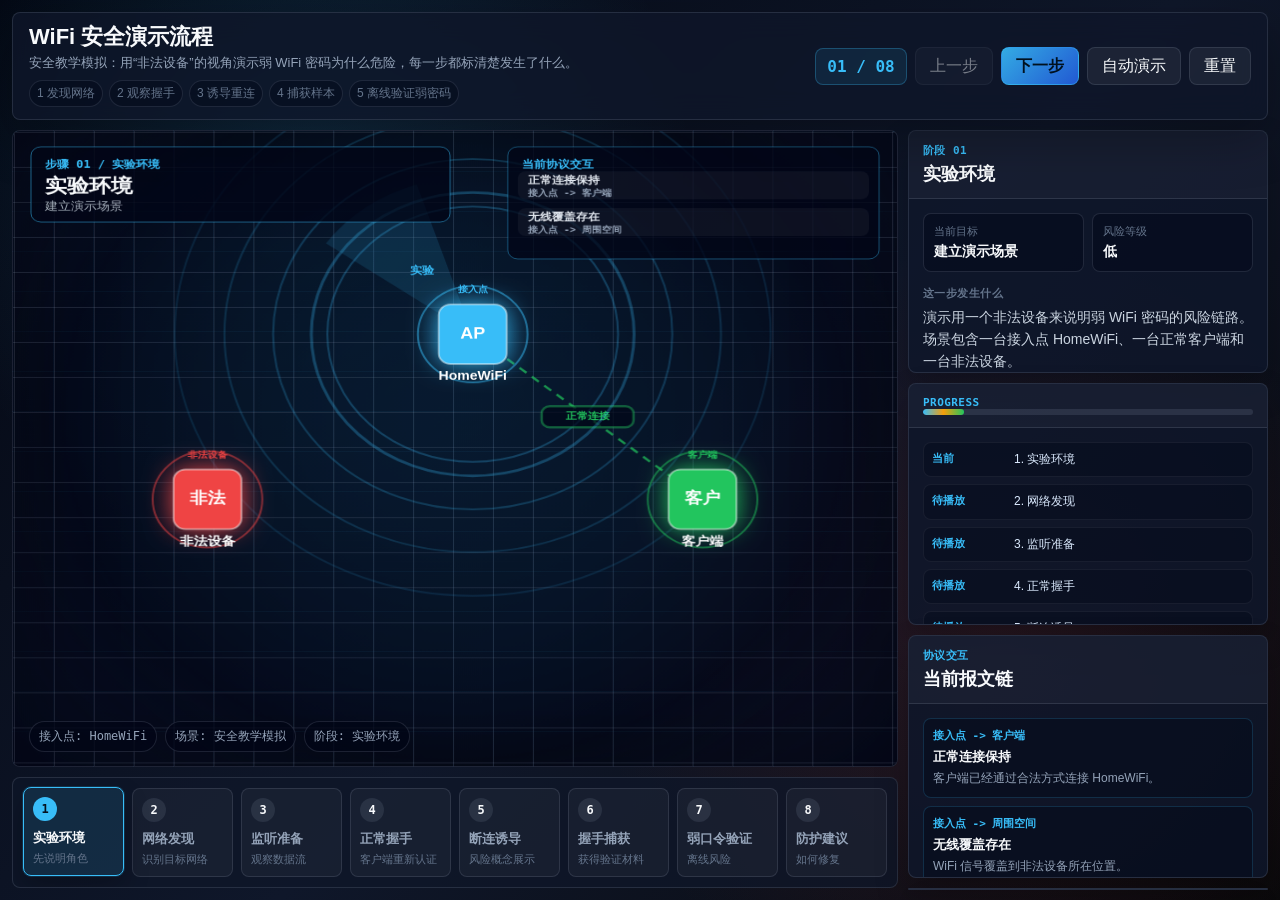
<file: security/wifi-hacking.html>
<!DOCTYPE html>
<html lang="zh-CN">
<head>
    <meta charset="UTF-8">
    <meta name="viewport" content="width=device-width, initial-scale=1.0">
    <title>WiFi 安全演示 - 授权实验室流程</title>
    <style>
        :root {
            --bg: #050816;
            --panel: rgba(15, 23, 42, 0.86);
            --panel-soft: rgba(30, 41, 59, 0.64);
            --line: rgba(148, 163, 184, 0.18);
            --text: #f8fafc;
            --muted: #94a3b8;
            --faint: #64748b;
            --blue: #38bdf8;
            --green: #22c55e;
            --amber: #f59e0b;
            --red: #ef4444;
            --purple: #a78bfa;
            --radius: 8px;
        }

        * {
            box-sizing: border-box;
            margin: 0;
            padding: 0;
        }

        body {
            min-height: 100vh;
            overflow: hidden;
            font-family: Inter, -apple-system, BlinkMacSystemFont, "Segoe UI", sans-serif;
            color: var(--text);
            background:
                radial-gradient(circle at 24% 20%, rgba(56, 189, 248, 0.16), transparent 32%),
                radial-gradient(circle at 78% 72%, rgba(239, 68, 68, 0.12), transparent 34%),
                linear-gradient(135deg, #030712 0%, #0f172a 54%, #09090b 100%);
        }

        button {
            font: inherit;
        }

        .app {
            height: 100vh;
            display: grid;
            grid-template-rows: auto 1fr;
            gap: 10px;
            padding: 12px;
        }

        .topbar {
            display: grid;
            grid-template-columns: 1fr auto;
            align-items: center;
            gap: 16px;
            padding: 12px 16px;
            border: 1px solid var(--line);
            border-radius: var(--radius);
            background: rgba(15, 23, 42, 0.78);
            box-shadow: 0 18px 50px rgba(0, 0, 0, 0.28);
            backdrop-filter: blur(14px);
        }

        .title h1 {
            font-size: 22px;
            line-height: 1.1;
            letter-spacing: 0;
        }

        .title p {
            margin-top: 5px;
            color: var(--muted);
            font-size: 13px;
        }

        .chain-summary {
            margin-top: 8px;
            display: flex;
            flex-wrap: wrap;
            gap: 6px;
            color: var(--faint);
            font-size: 12px;
        }

        .chain-summary span {
            padding: 4px 7px;
            border: 1px solid rgba(148, 163, 184, 0.16);
            border-radius: 999px;
            background: rgba(2, 6, 23, 0.38);
        }

        .controls {
            display: flex;
            align-items: center;
            gap: 8px;
        }

        .counter {
            min-width: 92px;
            padding: 8px 10px;
            border: 1px solid rgba(56, 189, 248, 0.28);
            border-radius: var(--radius);
            background: rgba(56, 189, 248, 0.1);
            text-align: center;
            font-family: "JetBrains Mono", Consolas, monospace;
            font-weight: 700;
            color: var(--blue);
        }

        .btn {
            height: 38px;
            padding: 0 14px;
            border: 1px solid var(--line);
            border-radius: var(--radius);
            color: var(--text);
            background: rgba(255, 255, 255, 0.06);
            cursor: pointer;
            transition: background 0.2s ease, transform 0.2s ease, border-color 0.2s ease;
        }

        .btn:hover:not(:disabled) {
            background: rgba(255, 255, 255, 0.1);
            border-color: rgba(255, 255, 255, 0.32);
            transform: translateY(-1px);
        }

        .btn.primary {
            border-color: rgba(56, 189, 248, 0.42);
            background: linear-gradient(135deg, rgba(56, 189, 248, 0.9), rgba(37, 99, 235, 0.88));
            color: #00111f;
            font-weight: 800;
        }

        .btn.playing {
            border-color: rgba(34, 197, 94, 0.44);
            background: rgba(34, 197, 94, 0.14);
            color: #bbf7d0;
        }

        .btn:disabled {
            cursor: not-allowed;
            opacity: 0.45;
        }

        .workspace {
            min-height: 0;
            display: grid;
            grid-template-columns: minmax(0, 1fr) 360px;
            gap: 10px;
        }

        .stage {
            min-width: 0;
            min-height: 0;
            display: grid;
            grid-template-rows: minmax(0, 1fr) auto;
            gap: 10px;
        }

        .canvas-shell {
            position: relative;
            min-height: 0;
            overflow: hidden;
            border: 1px solid var(--line);
            border-radius: var(--radius);
            background:
                linear-gradient(rgba(56, 189, 248, 0.05) 1px, transparent 1px),
                linear-gradient(90deg, rgba(56, 189, 248, 0.05) 1px, transparent 1px),
                rgba(2, 6, 23, 0.78);
            background-size: 40px 40px;
            box-shadow: inset 0 0 90px rgba(0, 0, 0, 0.5);
        }

        #scene {
            width: 100%;
            height: 100%;
            display: block;
        }

        .canvas-caption {
            position: absolute;
            left: 16px;
            bottom: 14px;
            display: flex;
            gap: 8px;
            flex-wrap: wrap;
            pointer-events: none;
        }

        .chip {
            padding: 6px 9px;
            border: 1px solid var(--line);
            border-radius: 999px;
            background: rgba(2, 6, 23, 0.72);
            color: var(--muted);
            font-size: 12px;
            font-family: "JetBrains Mono", Consolas, monospace;
        }

        .steps {
            display: grid;
            grid-template-columns: repeat(8, minmax(84px, 1fr));
            gap: 8px;
            padding: 10px;
            border: 1px solid var(--line);
            border-radius: var(--radius);
            background: rgba(15, 23, 42, 0.76);
            overflow-x: auto;
        }

        .step {
            min-width: 84px;
            min-height: 86px;
            padding: 9px;
            border: 1px solid var(--line);
            border-radius: var(--radius);
            background: rgba(255, 255, 255, 0.04);
            color: var(--muted);
            cursor: pointer;
            text-align: left;
            transition: border-color 0.2s ease, background 0.2s ease, transform 0.2s ease;
        }

        .step:hover {
            border-color: rgba(56, 189, 248, 0.5);
            background: rgba(56, 189, 248, 0.08);
        }

        .step.active {
            border-color: var(--blue);
            background: rgba(56, 189, 248, 0.13);
            box-shadow: 0 0 0 1px rgba(56, 189, 248, 0.16), 0 12px 26px rgba(0, 0, 0, 0.24);
            transform: translateY(-1px);
            color: var(--text);
        }

        .step.done {
            border-color: rgba(34, 197, 94, 0.32);
            background: rgba(34, 197, 94, 0.08);
        }

        .step-index {
            display: inline-flex;
            width: 24px;
            height: 24px;
            align-items: center;
            justify-content: center;
            border-radius: 50%;
            background: rgba(148, 163, 184, 0.14);
            color: var(--text);
            font-size: 12px;
            font-weight: 800;
            font-family: "JetBrains Mono", Consolas, monospace;
        }

        .step.active .step-index {
            background: var(--blue);
            color: #04111f;
        }

        .step.done .step-index {
            background: var(--green);
            color: #03120a;
        }

        .step-name {
            margin-top: 8px;
            display: block;
            font-size: 13px;
            font-weight: 800;
            color: inherit;
        }

        .step-small {
            margin-top: 4px;
            display: block;
            color: var(--faint);
            font-size: 11px;
            line-height: 1.35;
        }

        .sidebar {
            min-height: 0;
            display: grid;
            grid-template-rows: auto auto auto minmax(0, 1fr);
            gap: 10px;
        }

        .panel {
            border: 1px solid var(--line);
            border-radius: var(--radius);
            background: var(--panel);
            box-shadow: 0 16px 34px rgba(0, 0, 0, 0.24);
            overflow: hidden;
        }

        .panel-head {
            padding: 12px 14px;
            border-bottom: 1px solid var(--line);
            background: rgba(255, 255, 255, 0.035);
        }

        .panel-eyebrow {
            color: var(--blue);
            font-family: "JetBrains Mono", Consolas, monospace;
            font-size: 11px;
            font-weight: 800;
            letter-spacing: 0.04em;
        }

        .panel-title {
            margin-top: 4px;
            font-size: 18px;
            font-weight: 850;
        }

        .panel-body {
            padding: 14px;
        }

        .summary-grid {
            display: grid;
            grid-template-columns: 1fr 1fr;
            gap: 8px;
        }

        .metric {
            padding: 10px;
            border: 1px solid var(--line);
            border-radius: var(--radius);
            background: rgba(2, 6, 23, 0.45);
        }

        .metric-label {
            color: var(--faint);
            font-size: 11px;
        }

        .metric-value {
            margin-top: 4px;
            font-family: "JetBrains Mono", Consolas, monospace;
            font-size: 14px;
            font-weight: 800;
        }

        .section-label {
            margin: 14px 0 6px;
            color: var(--faint);
            font-size: 11px;
            font-weight: 800;
            letter-spacing: 0.04em;
            text-transform: uppercase;
        }

        .copy {
            color: #cbd5e1;
            font-size: 14px;
            line-height: 1.55;
        }

        .lesson {
            margin-top: 10px;
            padding: 10px;
            border-left: 3px solid var(--green);
            border-radius: 0 var(--radius) var(--radius) 0;
            background: rgba(34, 197, 94, 0.08);
            color: #dcfce7;
            font-size: 13px;
            line-height: 1.55;
        }

        .timeline {
            display: grid;
            gap: 7px;
        }

        .message-list {
            display: grid;
            gap: 8px;
        }

        .message-row {
            padding: 9px;
            border: 1px solid rgba(56, 189, 248, 0.18);
            border-radius: var(--radius);
            background: rgba(2, 6, 23, 0.38);
        }

        .message-route {
            color: var(--blue);
            font-family: "JetBrains Mono", Consolas, monospace;
            font-size: 11px;
            font-weight: 800;
        }

        .message-name {
            margin-top: 5px;
            color: var(--text);
            font-size: 13px;
            font-weight: 850;
        }

        .message-desc {
            margin-top: 4px;
            color: var(--muted);
            font-size: 12px;
            line-height: 1.45;
        }

        .timeline-row {
            display: grid;
            grid-template-columns: 74px 1fr;
            gap: 8px;
            align-items: start;
            padding: 8px;
            border: 1px solid rgba(255, 255, 255, 0.06);
            border-radius: var(--radius);
            background: rgba(2, 6, 23, 0.36);
        }

        .timecode {
            color: var(--blue);
            font-family: "JetBrains Mono", Consolas, monospace;
            font-size: 11px;
            font-weight: 800;
        }

        .event {
            color: #dbeafe;
            font-size: 12px;
            line-height: 1.45;
        }

        .log {
            min-height: 0;
            display: grid;
            grid-template-rows: auto minmax(0, 1fr);
        }

        .log-list {
            overflow: auto;
            padding: 12px;
            display: grid;
            gap: 7px;
        }

        .progress {
            height: 6px;
            border-radius: 99px;
            overflow: hidden;
            background: rgba(148, 163, 184, 0.16);
        }

        .progress-fill {
            height: 100%;
            width: 12.5%;
            border-radius: inherit;
            background: linear-gradient(90deg, var(--blue), var(--amber), var(--green));
            transition: width 0.25s ease;
        }

        @media (max-width: 1100px) {
            body {
                overflow: auto;
            }

            .app {
                height: auto;
                min-height: 100vh;
            }

            .workspace {
                grid-template-columns: 1fr;
            }

            .canvas-shell {
                min-height: 520px;
            }

            .sidebar {
                grid-template-columns: 1fr;
            }
        }

        @media (max-width: 720px) {
            .topbar {
                grid-template-columns: 1fr;
            }

            .controls {
                flex-wrap: wrap;
            }

            .steps {
                grid-template-columns: repeat(8, 112px);
            }

            .summary-grid {
                grid-template-columns: 1fr;
            }
        }
    </style>
</head>
<body>
    <main class="app">
        <header class="topbar">
            <div class="title">
                <h1>WiFi 安全演示流程</h1>
                <p>安全教学模拟：用“非法设备”的视角演示弱 WiFi 密码为什么危险，每一步都标清楚发生了什么。</p>
                <div class="chain-summary" aria-label="攻击链总览">
                    <span>1 发现网络</span>
                    <span>2 观察握手</span>
                    <span>3 诱导重连</span>
                    <span>4 捕获样本</span>
                    <span>5 离线验证弱密码</span>
                </div>
            </div>
            <div class="controls">
                <div class="counter" id="counter">01 / 08</div>
                <button class="btn" id="prevBtn" type="button">上一步</button>
                <button class="btn primary" id="nextBtn" type="button">下一步</button>
                <button class="btn" id="playBtn" type="button">自动演示</button>
                <button class="btn" id="resetBtn" type="button">重置</button>
            </div>
        </header>

        <section class="workspace">
            <div class="stage">
                <div class="canvas-shell">
                    <canvas id="scene"></canvas>
                    <div class="canvas-caption">
                        <span class="chip">接入点: HomeWiFi</span>
                        <span class="chip">场景: 安全教学模拟</span>
                        <span class="chip" id="phaseChip">阶段: 实验环境</span>
                    </div>
                </div>

                <nav class="steps" id="steps" aria-label="演示步骤"></nav>
            </div>

            <aside class="sidebar">
                <section class="panel">
                    <div class="panel-head">
                        <div class="panel-eyebrow" id="phaseLabel">阶段 01</div>
                        <div class="panel-title" id="stepTitle">实验环境</div>
                    </div>
                    <div class="panel-body">
                        <div class="summary-grid">
                            <div class="metric">
                                <div class="metric-label">当前目标</div>
                                <div class="metric-value" id="objectiveMetric">建立演示场景</div>
                            </div>
                            <div class="metric">
                                <div class="metric-label">风险等级</div>
                                <div class="metric-value" id="riskMetric">低</div>
                            </div>
                        </div>
                        <div class="section-label">这一步发生什么</div>
                        <p class="copy" id="summaryText"></p>
                        <div class="section-label">画面应该看哪里</div>
                        <p class="copy" id="visualText"></p>
                        <div class="section-label">攻击原理（高层）</div>
                        <p class="copy" id="principleText"></p>
                        <div class="lesson" id="lessonText"></div>
                    </div>
                </section>

                <section class="panel">
                    <div class="panel-head">
                        <div class="panel-eyebrow">PROGRESS</div>
                        <div class="progress"><div class="progress-fill" id="progressFill"></div></div>
                    </div>
                    <div class="panel-body">
                        <div class="timeline" id="timeline"></div>
                    </div>
                </section>

                <section class="panel">
                    <div class="panel-head">
                        <div class="panel-eyebrow">协议交互</div>
                        <div class="panel-title">当前报文链</div>
                    </div>
                    <div class="panel-body">
                        <div class="message-list" id="messageList"></div>
                    </div>
                </section>

                <section class="panel log">
                    <div class="panel-head">
                        <div class="panel-eyebrow">EVENT LOG</div>
                        <div class="panel-title">当前事件</div>
                    </div>
                    <div class="log-list" id="logList"></div>
                </section>
            </aside>
        </section>
    </main>

    <script>
        const steps = [
            {
                name: '实验环境',
                small: '先说明角色',
                phase: '实验环境',
                objective: '建立演示场景',
                risk: '低',
                color: '#38bdf8',
                summary: '演示用一个非法设备来说明弱 WiFi 密码的风险链路。场景包含一台接入点 HomeWiFi、一台正常客户端和一台非法设备。',
                visual: '先看三台设备的位置：非法设备在左侧，接入点在上方，客户端在右侧。蓝色无线圆环表示 HomeWiFi 的覆盖范围。',
                principle: '攻击链的前提不是“直接拿到密码”，而是非法设备先处在无线信号覆盖范围内，能接收到网络存在和客户端连接行为。',
                lesson: '安全结论：先确认授权边界。任何无线安全测试都必须限定在自有或已授权网络内。',
                events: ['实验网络 HomeWiFi 已创建', '客户端已连接到接入点', '非法设备出现在无线覆盖范围内'],
                messages: [
                    { from: '接入点', to: '客户端', name: '正常连接保持', desc: '客户端已经通过合法方式连接 HomeWiFi。' },
                    { from: '接入点', to: '周围空间', name: '无线覆盖存在', desc: 'WiFi 信号覆盖到非法设备所在位置。' }
                ],
                flows: []
            },
            {
                name: '网络发现',
                small: '识别目标网络',
                phase: '网络发现',
                objective: '发现无线网络',
                risk: '低',
                color: '#38bdf8',
                summary: '非法设备接收到 HomeWiFi 周期性发出的无线信标，因此能知道附近存在这个 WiFi。',
                visual: '看上方 HomeWiFi 接入点向外扩散的蓝色信标波，左侧非法设备接收到这些公开无线信号后标记“已发现网络”。',
                principle: '无线接入点会周期性发出管理信息，让附近设备知道“这里有一个网络”。攻击者利用这些公开信号确定目标和信道。',
                lesson: '安全结论：隐藏 SSID 不是强保护。真正关键的是强密码、WPA2/WPA3 和关闭弱配置。',
                events: ['扫描到 SSID: HomeWiFi', '信道锁定: 信道 6', '加密类型: WPA2-Personal'],
                messages: [
                    { from: '接入点', to: '周围设备', name: 'Beacon 信标', desc: '公开广播网络名称、信道和加密能力。' },
                    { from: '非法设备', to: '本地记录', name: '接收信号', desc: '非法设备只是接收到无线信号，还没有获得密码。' }
                ],
                flows: []
            },
            {
                name: '监听准备',
                small: '观察数据流',
                phase: '监听准备',
                objective: '进入观察状态',
                risk: '中',
                color: '#a78bfa',
                summary: '非法设备切换到监听视角，观察接入点与客户端之间的无线帧。这里是概念演示，不提供攻击操作。',
                visual: '看非法设备到接入点之间的紫色监听范围，以及客户端到接入点的正常连接线。',
                principle: '无线通信在空气中传播，附近设备可能观察到帧的存在。加密保护内容，但不会让无线交换本身完全不可见。',
                lesson: '安全结论：无线通信天然可被附近设备观察到，所以口令强度和协议安全性很重要。',
                events: ['监听视角已打开', '客户端连接仍保持正常', '等待可用于教学解释的握手事件'],
                messages: [
                    { from: '客户端', to: '接入点', name: '正常无线帧', desc: '客户端与 AP 的通信仍按正常流程进行。' },
                    { from: '非法设备', to: '空中信道', name: '旁路监听', desc: '非法设备在旁边观察帧的存在，不是通信双方之一。' }
                ],
                flows: [{ from: 'auditor', to: 'ap', type: 'monitor', label: '监听视角' }]
            },
            {
                name: '正常握手',
                small: '客户端重新认证',
                phase: '握手交换',
                objective: '观察握手交换',
                risk: '中',
                color: '#f59e0b',
                summary: '客户端与接入点进行认证和密钥协商。演示重点是让用户理解“弱密码会让离线验证变得可行”。',
                visual: '看客户端和接入点之间的橙色双向数据包，表示认证相关交换正在发生。',
                principle: '握手交换用于证明客户端知道正确密码，但它不直接发送明文密码。风险在于：握手样本可被拿来验证候选密码是否匹配。',
                lesson: '安全结论：握手本身不是密码明文。风险来自弱密码可被离线猜测验证。',
                events: ['客户端发起认证交换', '接入点响应认证挑战', '握手数据被用于风险说明'],
                messages: [
                    { from: '接入点', to: '客户端', name: '握手 1', desc: 'AP 发起密钥协商。' },
                    { from: '客户端', to: '接入点', name: '握手 2', desc: '客户端证明自己知道正确口令派生出的密钥。' },
                    { from: '接入点', to: '客户端', name: '握手 3', desc: 'AP 下发后续密钥材料。' },
                    { from: '客户端', to: '接入点', name: '握手 4', desc: '客户端确认，连接进入可用状态。' }
                ],
                flows: [{ from: 'client', to: 'ap', type: 'handshake', label: '握手交换' }]
            },
            {
                name: '断连诱导',
                small: '风险概念展示',
                phase: '诱导重连',
                objective: '说明重连风险',
                risk: '高',
                color: '#ef4444',
                summary: '这一阶段只做概念化展示：攻击者可能诱导客户端重新连接，从而制造新的握手交换。本页面不提供操作方法。',
                visual: '看非法设备到客户端的红色提示线，以及客户端连接状态短暂变红。',
                principle: '如果客户端重新连接，就会再次出现认证握手。攻击者的目的不是在线登录，而是制造一个可观察的握手机会。',
                lesson: '安全结论：开启管理帧保护、升级设备固件、使用 WPA3 可以降低这类风险。',
                events: ['概念风险: 客户端被迫重连', '客户端重新寻找接入点', '新的握手交换即将出现'],
                messages: [
                    { from: '非法设备', to: '客户端', name: '断连诱导', desc: '概念演示：诱导客户端重新连接，从而制造新的握手机会。' },
                    { from: '客户端', to: '接入点', name: '重新连接', desc: '客户端重新认证时会再次产生握手交换。' }
                ],
                flows: [{ from: 'auditor', to: 'client', type: 'deauth', label: '诱导重连' }]
            },
            {
                name: '握手捕获',
                small: '获得验证材料',
                phase: '捕获样本',
                objective: '捕获握手样本',
                risk: '高',
                color: '#f59e0b',
                summary: '非法设备观察到完整握手样本。它不是密码，但可用于验证候选密码是否正确。',
                visual: '看接入点和客户端之间的橙色数据包被左侧非法设备“旁路观察”。',
                principle: '捕获到握手后，攻击者可以离开现场做离线验证。离线阶段不会反复访问路由器，所以路由器不一定能看到大量登录失败。',
                lesson: '安全结论：强密码会让离线验证成本极高，弱密码则很容易暴露。',
                events: ['握手样本已观察到', '样本完整性通过演示检查', '进入弱口令风险验证阶段'],
                messages: [
                    { from: '客户端', to: '接入点', name: '握手交换', desc: '客户端和 AP 产生完整握手过程。' },
                    { from: '空中信道', to: '非法设备', name: '样本被观察', desc: '非法设备获得的是握手样本，不是明文密码。' }
                ],
                flows: [
                    { from: 'client', to: 'ap', type: 'handshake', label: '握手交换' },
                    { from: 'auditor', to: 'ap', type: 'capture', label: '旁路观察' }
                ]
            },
            {
                name: '弱口令验证',
                small: '离线风险',
                phase: '弱口令验证',
                objective: '验证弱密码风险',
                risk: '很高',
                color: '#f59e0b',
                summary: '演示用弱口令被快速验证成功。这里展示的是风险结果，不展示字典、工具或命令。',
                visual: '看左侧非法设备周围的橙色计算粒子和右上角的风险仪表，表示离线验证正在推进。',
                principle: '离线验证会把候选密码和握手样本进行匹配。密码越短、越常见、越像手机号生日，越容易被候选列表命中。',
                lesson: '安全结论：不要使用 12345678、手机号、生日、公司名等可预测口令。',
                events: ['候选口令开始离线验证', '弱口令命中概率升高', '演示密码被标记为高风险'],
                messages: [
                    { from: '非法设备', to: '本地计算', name: '候选密码验证', desc: '把候选密码与握手样本进行匹配，不需要反复访问 AP。' },
                    { from: '本地计算', to: '结果', name: '弱口令命中', desc: '短密码或常见密码容易被候选列表猜中。' }
                ],
                flows: [{ from: 'auditor', to: 'ap', type: 'crack', label: '离线验证' }]
            },
            {
                name: '防护建议',
                small: '如何修复',
                phase: '防护加固',
                objective: '输出加固动作',
                risk: '可控',
                color: '#22c55e',
                summary: '演示结束。重点不是“怎么攻击”，而是把弱点转成防护动作：强密码、WPA3、管理帧保护、禁用 WPS、定期轮换。',
                visual: '看所有链路变为绿色，表示风险被转化为加固清单。',
                principle: '防护的核心是让攻击链断掉：减少可诱导重连的风险，避免弱口令被离线命中，并使用更现代的无线安全配置。',
                lesson: '安全结论：无线安全最有效的日常动作是使用长随机密码，并启用现代安全配置。',
                events: ['建议: 使用 14 位以上随机密码', '建议: 禁用 WPS', '建议: 启用 WPA3 或 WPA2 强配置', '建议: 开启管理帧保护'],
                messages: [
                    { from: '强密码', to: '离线验证', name: '提高猜测成本', desc: '长随机密码让候选验证几乎不可行。' },
                    { from: '管理帧保护', to: '诱导重连', name: '阻断风险点', desc: '减少伪造管理帧造成的重连风险。' }
                ],
                flows: [
                    { from: 'client', to: 'ap', type: 'safe', label: '安全连接' },
                    { from: 'auditor', to: 'ap', type: 'safe', label: '风险收敛' }
                ]
            }
        ];

        const canvas = document.getElementById('scene');
        const ctx = canvas.getContext('2d');
        const counter = document.getElementById('counter');
        const prevBtn = document.getElementById('prevBtn');
        const nextBtn = document.getElementById('nextBtn');
        const playBtn = document.getElementById('playBtn');
        const resetBtn = document.getElementById('resetBtn');
        const stepsEl = document.getElementById('steps');
        const phaseChip = document.getElementById('phaseChip');
        const phaseLabel = document.getElementById('phaseLabel');
        const stepTitle = document.getElementById('stepTitle');
        const objectiveMetric = document.getElementById('objectiveMetric');
        const riskMetric = document.getElementById('riskMetric');
        const summaryText = document.getElementById('summaryText');
        const visualText = document.getElementById('visualText');
        const principleText = document.getElementById('principleText');
        const lessonText = document.getElementById('lessonText');
        const timeline = document.getElementById('timeline');
        const messageList = document.getElementById('messageList');
        const logList = document.getElementById('logList');
        const progressFill = document.getElementById('progressFill');

        let current = 0;
        let time = 0;
        let dpr = window.devicePixelRatio || 1;
        let stepStarted = performance.now();
        let autoTimer = null;
        let isPlaying = false;

        const nodes = {
            auditor: { label: '非法设备', role: '非法设备', symbol: '非法', color: '#ef4444', x: 0, y: 0 },
            ap: { label: 'HomeWiFi', role: '接入点', symbol: 'AP', color: '#38bdf8', x: 0, y: 0 },
            client: { label: '客户端', role: '客户端', symbol: '客户', color: '#22c55e', x: 0, y: 0 }
        };

        function resizeCanvas() {
            const box = canvas.parentElement.getBoundingClientRect();
            dpr = window.devicePixelRatio || 1;
            canvas.width = Math.max(1, Math.floor(box.width * dpr));
            canvas.height = Math.max(1, Math.floor(box.height * dpr));
            ctx.setTransform(dpr, 0, 0, dpr, 0, 0);
        }

        function size() {
            return { w: canvas.width / dpr, h: canvas.height / dpr };
        }

        function phaseProgress() {
            return ((performance.now() - stepStarted) % 4200) / 4200;
        }

        function layoutNodes() {
            const { w, h } = size();
            nodes.auditor.x = w * 0.22;
            nodes.auditor.y = h * 0.58;
            nodes.ap.x = w * 0.52;
            nodes.ap.y = h * 0.32;
            nodes.client.x = w * 0.78;
            nodes.client.y = h * 0.58;

            if (w < 720) {
                nodes.auditor.x = w * 0.2;
                nodes.ap.x = w * 0.5;
                nodes.client.x = w * 0.8;
                nodes.ap.y = h * 0.3;
            }
        }

        function drawBackground() {
            const { w, h } = size();
            const step = steps[current];
            ctx.clearRect(0, 0, w, h);

            const glow = ctx.createRadialGradient(w * 0.5, h * 0.45, 20, w * 0.5, h * 0.45, Math.max(w, h) * 0.7);
            glow.addColorStop(0, `${step.color}18`);
            glow.addColorStop(0.62, 'rgba(15, 23, 42, 0.16)');
            glow.addColorStop(1, 'rgba(2, 6, 23, 0.82)');
            ctx.fillStyle = glow;
            ctx.fillRect(0, 0, w, h);

            ctx.save();
            ctx.globalAlpha = 0.18;
            ctx.strokeStyle = '#94a3b8';
            const spacing = 40;
            const shift = (time * 10) % spacing;
            for (let x = -spacing + shift; x < w + spacing; x += spacing) {
                ctx.beginPath();
                ctx.moveTo(x, 0);
                ctx.lineTo(x, h);
                ctx.stroke();
            }
            for (let y = -spacing + shift; y < h + spacing; y += spacing) {
                ctx.beginPath();
                ctx.moveTo(0, y);
                ctx.lineTo(w, y);
                ctx.stroke();
            }
            ctx.restore();
        }

        function drawWifiRange() {
            const ap = nodes.ap;
            const step = steps[current];
            for (let i = 1; i <= 4; i += 1) {
                const radius = 82 + i * 56 + Math.sin(time * 2 + i) * 8;
                const alpha = Math.max(0.08, 0.32 - i * 0.05);
                ctx.strokeStyle = `${step.color}${Math.floor(alpha * 255).toString(16).padStart(2, '0')}`;
                ctx.lineWidth = 2;
                ctx.beginPath();
                ctx.arc(ap.x, ap.y, radius, 0, Math.PI * 2);
                ctx.stroke();
            }
        }

        function drawBaseLinks() {
            drawConnection(nodes.client, nodes.ap, current === 4 ? '#ef4444' : '#22c55e', current === 4 ? 0.34 : 0.72, '正常连接');
            if (current >= 2 && current <= 6) {
                drawConnection(nodes.auditor, nodes.ap, steps[current].color, 0.48, current === 2 ? '监听视角' : '旁路观察');
            }
        }

        function drawConnection(from, to, color, alpha, label) {
            ctx.save();
            ctx.strokeStyle = `${color}${Math.floor(alpha * 255).toString(16).padStart(2, '0')}`;
            ctx.lineWidth = 2.5;
            ctx.setLineDash([9, 7]);
            ctx.lineDashOffset = -time * 28;
            ctx.beginPath();
            ctx.moveTo(from.x, from.y);
            ctx.lineTo(to.x, to.y);
            ctx.stroke();
            ctx.setLineDash([]);

            const mx = (from.x + to.x) / 2;
            const my = (from.y + to.y) / 2;
            ctx.fillStyle = 'rgba(2, 6, 23, 0.7)';
            ctx.beginPath();
            ctx.roundRect(mx - 46, my - 12, 92, 24, 8);
            ctx.fill();
            ctx.strokeStyle = `${color}70`;
            ctx.stroke();
            ctx.fillStyle = color;
            ctx.font = '700 11px Consolas, monospace';
            ctx.textAlign = 'center';
            ctx.textBaseline = 'middle';
            ctx.fillText(label, mx, my);
            ctx.restore();
        }

        function drawFlows() {
            const step = steps[current];
            step.flows.forEach((flow, index) => {
                const from = nodes[flow.from];
                const to = nodes[flow.to];
                const offset = (time * 0.35 + index * 0.28) % 1;
                drawFlowPacket(from, to, step.color, offset, flow.label, flow.type);

                if (flow.type === 'handshake') {
                drawFlowPacket(to, from, step.color, (offset + 0.5) % 1, '握手响应', flow.type);
                }
            });

            if (current === 6) {
                drawCrackParticles();
            }
        }

        function drawFlowPacket(from, to, color, progress, label, type) {
            const x = from.x + (to.x - from.x) * progress;
            const y = from.y + (to.y - from.y) * progress;
            const pulse = 1 + Math.sin(time * 8) * 0.18;

            ctx.save();
            ctx.shadowColor = color;
            ctx.shadowBlur = 18;
            ctx.fillStyle = color;
            ctx.beginPath();
            ctx.arc(x, y, type === 'deauth' ? 9 * pulse : 7 * pulse, 0, Math.PI * 2);
            ctx.fill();
            ctx.restore();

            if (progress > 0.42 && progress < 0.58) {
                ctx.fillStyle = color;
                ctx.font = '700 11px Consolas, monospace';
                ctx.textAlign = 'center';
                ctx.fillText(label, x, y - 18);
            }
        }

        function drawCrackParticles() {
            const n = nodes.auditor;
            const step = steps[current];
            for (let i = 0; i < 34; i += 1) {
                const angle = time * 2.2 + i * 0.74;
                const radius = 48 + (i % 6) * 12 + Math.sin(time * 3 + i) * 4;
                const x = n.x + Math.cos(angle) * radius;
                const y = n.y + Math.sin(angle) * radius;
                ctx.fillStyle = `${step.color}${Math.floor((0.25 + (i % 5) * 0.1) * 255).toString(16).padStart(2, '0')}`;
                ctx.beginPath();
                ctx.arc(x, y, 2 + (i % 3), 0, Math.PI * 2);
                ctx.fill();
            }
        }

        function drawNode(node) {
            const pulse = 4 + Math.sin(time * 2.2) * 3;
            const radius = 34;
            ctx.save();
            ctx.shadowColor = node.color;
            ctx.shadowBlur = 28;
            ctx.fillStyle = node.color;
            ctx.beginPath();
            ctx.roundRect(node.x - radius, node.y - radius, radius * 2, radius * 2, 12);
            ctx.fill();
            ctx.restore();

            ctx.strokeStyle = 'rgba(255,255,255,0.45)';
            ctx.lineWidth = 2;
            ctx.beginPath();
            ctx.roundRect(node.x - radius, node.y - radius, radius * 2, radius * 2, 12);
            ctx.stroke();

            ctx.strokeStyle = `${node.color}80`;
            ctx.lineWidth = 2;
            ctx.beginPath();
            ctx.arc(node.x, node.y, radius + 16 + pulse, 0, Math.PI * 2);
            ctx.stroke();

            ctx.fillStyle = '#ffffff';
            ctx.font = '800 18px Inter, sans-serif';
            ctx.textAlign = 'center';
            ctx.textBaseline = 'middle';
            const symbol = node.symbol;
            ctx.fillText(symbol, node.x, node.y);

            ctx.textBaseline = 'alphabetic';
            ctx.font = '800 14px Inter, sans-serif';
            ctx.fillText(node.label, node.x, node.y + 52);
            ctx.fillStyle = node.color;
            ctx.font = '700 10px Consolas, monospace';
            ctx.fillText(node.role, node.x, node.y - 48);
        }

        function drawHud() {
            const { w } = size();
            const step = steps[current];
            const x = 18;
            const y = 18;
            const width = Math.min(420, w - 36);

            ctx.fillStyle = 'rgba(2, 6, 23, 0.76)';
            ctx.strokeStyle = `${step.color}80`;
            ctx.lineWidth = 1;
            ctx.beginPath();
            ctx.roundRect(x, y, width, 86, 10);
            ctx.fill();
            ctx.stroke();

            ctx.fillStyle = step.color;
            ctx.font = '800 12px Consolas, monospace';
            ctx.textAlign = 'left';
            ctx.fillText(`步骤 ${String(current + 1).padStart(2, '0')} / ${step.phase}`, x + 14, y + 24);

            ctx.fillStyle = '#f8fafc';
            ctx.font = '850 22px Inter, sans-serif';
            ctx.fillText(step.name, x + 14, y + 52);

            ctx.fillStyle = 'rgba(203, 213, 225, 0.82)';
            ctx.font = '13px Inter, sans-serif';
            ctx.fillText(step.objective, x + 14, y + 72);
        }

        function drawProtocolStrip() {
            const { w } = size();
            const step = steps[current];
            if (w < 760 || !step.messages.length) return;

            const width = Math.min(420, w * 0.42);
            const x = w - width - 18;
            const y = 18;
            const rowHeight = 42;
            const height = 44 + Math.min(step.messages.length, 4) * rowHeight;

            ctx.save();
            ctx.fillStyle = 'rgba(2, 6, 23, 0.74)';
            ctx.strokeStyle = `${step.color}68`;
            ctx.lineWidth = 1;
            ctx.beginPath();
            ctx.roundRect(x, y, width, height, 10);
            ctx.fill();
            ctx.stroke();

            ctx.fillStyle = step.color;
            ctx.font = '800 12px Consolas, monospace';
            ctx.textAlign = 'left';
            ctx.fillText('当前协议交互', x + 14, y + 24);

            step.messages.slice(0, 4).forEach((message, index) => {
                const rowY = y + 42 + index * rowHeight;
                ctx.fillStyle = 'rgba(255, 255, 255, 0.045)';
                ctx.beginPath();
                ctx.roundRect(x + 10, rowY - 14, width - 20, 32, 8);
                ctx.fill();

                ctx.fillStyle = '#e2e8f0';
                ctx.font = '800 12px Inter, sans-serif';
                ctx.fillText(message.name, x + 20, rowY);

                ctx.fillStyle = '#94a3b8';
                ctx.font = '700 10px Consolas, monospace';
                ctx.fillText(`${message.from} -> ${message.to}`, x + 20, rowY + 14);
            });
            ctx.restore();
        }

        function drawPhaseEffect() {
            const p = phaseProgress();
            const step = steps[current];

            if (current === 1) {
                drawBeaconBroadcast(p);
            } else if (current === 2) {
                drawListeningCone(p);
            } else if (current === 3) {
                drawHandshakeSequence(p);
            } else if (current === 4) {
                drawReconnectShockwave(p);
            } else if (current === 5) {
                drawCaptureSample(p);
            } else if (current === 6) {
                drawPasswordWall(p);
            } else if (current === 7) {
                drawDefenseShield(p);
            } else {
                drawIdlePulse(p);
            }
        }

        function drawRadarSweep(origin, color, progress, maxRadius, label) {
            const radius = 45 + progress * maxRadius;
            const alpha = 1 - progress;
            ctx.save();
            ctx.strokeStyle = `${color}${Math.floor(alpha * 210).toString(16).padStart(2, '0')}`;
            ctx.lineWidth = 3;
            ctx.beginPath();
            ctx.arc(origin.x, origin.y, radius, 0, Math.PI * 2);
            ctx.stroke();

            const angle = progress * Math.PI * 2;
            ctx.fillStyle = `${color}22`;
            ctx.beginPath();
            ctx.moveTo(origin.x, origin.y);
            ctx.arc(origin.x, origin.y, maxRadius, angle - 0.32, angle + 0.32);
            ctx.closePath();
            ctx.fill();

            ctx.fillStyle = color;
            ctx.font = '800 12px Consolas, monospace';
            ctx.textAlign = 'center';
            ctx.fillText(label, origin.x + Math.cos(angle) * 86, origin.y + Math.sin(angle) * 86);
            ctx.restore();
        }

        function drawDiscoveryLabel(progress) {
            const ap = nodes.ap;
            const alpha = Math.min(1, progress * 3);

            ctx.save();
            ctx.globalAlpha = alpha;
            ctx.fillStyle = 'rgba(2, 6, 23, 0.78)';
            ctx.strokeStyle = 'rgba(56, 189, 248, 0.72)';
            ctx.lineWidth = 1.5;
            ctx.beginPath();
            ctx.roundRect(ap.x - 82, ap.y - 92, 164, 48, 10);
            ctx.fill();
            ctx.stroke();

            ctx.fillStyle = '#38bdf8';
            ctx.font = '900 12px Consolas, monospace';
            ctx.textAlign = 'center';
            ctx.fillText('发现网络', ap.x, ap.y - 72);

            ctx.fillStyle = '#f8fafc';
            ctx.font = '800 13px Inter, sans-serif';
            ctx.fillText('HomeWiFi  信道 6  WPA2', ap.x, ap.y - 54);

            ctx.strokeStyle = 'rgba(56, 189, 248, 0.42)';
            ctx.setLineDash([4, 4]);
            ctx.beginPath();
            ctx.moveTo(ap.x, ap.y - 44);
            ctx.lineTo(ap.x, ap.y - 18);
            ctx.stroke();
            ctx.restore();
        }

        function drawBeaconBroadcast(progress) {
            const ap = nodes.ap;
            const auditor = nodes.auditor;

            for (let i = 0; i < 4; i += 1) {
                const local = (progress + i * 0.22) % 1;
                const radius = 38 + local * 260;
                const alpha = 1 - local;
                ctx.strokeStyle = `rgba(56, 189, 248, ${0.58 * alpha})`;
                ctx.lineWidth = 2.5;
                ctx.beginPath();
                ctx.arc(ap.x, ap.y, radius, 0, Math.PI * 2);
                ctx.stroke();
            }

            const pulse = (Math.sin(progress * Math.PI * 2) + 1) / 2;
            ctx.save();
            ctx.strokeStyle = `rgba(56, 189, 248, ${0.38 + pulse * 0.34})`;
            ctx.lineWidth = 3;
            ctx.setLineDash([6, 7]);
            ctx.lineDashOffset = -time * 24;
            ctx.beginPath();
            ctx.moveTo(ap.x, ap.y);
            ctx.lineTo(auditor.x, auditor.y);
            ctx.stroke();
            ctx.setLineDash([]);

            const angle = Math.atan2(auditor.y - ap.y, auditor.x - ap.x);
            ctx.fillStyle = 'rgba(56, 189, 248, 0.82)';
            ctx.beginPath();
            ctx.moveTo(auditor.x - Math.cos(angle) * 36, auditor.y - Math.sin(angle) * 36);
            ctx.lineTo(auditor.x - Math.cos(angle - 0.45) * 54, auditor.y - Math.sin(angle - 0.45) * 54);
            ctx.lineTo(auditor.x - Math.cos(angle + 0.45) * 54, auditor.y - Math.sin(angle + 0.45) * 54);
            ctx.closePath();
            ctx.fill();

            ctx.fillStyle = 'rgba(2, 6, 23, 0.78)';
            ctx.strokeStyle = 'rgba(56, 189, 248, 0.72)';
            ctx.lineWidth = 1.5;
            ctx.beginPath();
            ctx.roundRect(auditor.x - 88, auditor.y - 96, 176, 52, 10);
            ctx.fill();
            ctx.stroke();

            ctx.fillStyle = '#38bdf8';
            ctx.font = '900 12px Consolas, monospace';
            ctx.textAlign = 'center';
            ctx.fillText('已接收 WiFi 信号', auditor.x, auditor.y - 74);

            ctx.fillStyle = '#f8fafc';
            ctx.font = '800 13px Inter, sans-serif';
            ctx.fillText('HomeWiFi  信道 6  WPA2', auditor.x, auditor.y - 55);
            ctx.restore();

            drawReceiverLock(progress);
            drawDiscoveryLabel(Math.min(1, progress * 2));
        }

        function drawReceiverLock(progress) {
            const auditor = nodes.auditor;
            const pulse = (Math.sin(progress * Math.PI * 2) + 1) / 2;

            ctx.save();
            ctx.strokeStyle = `rgba(56, 189, 248, ${0.5 + pulse * 0.35})`;
            ctx.lineWidth = 3;
            for (let i = 0; i < 3; i += 1) {
                ctx.beginPath();
                ctx.arc(auditor.x, auditor.y, 48 + i * 14 + pulse * 5, -0.72, 0.72);
                ctx.stroke();
            }

            const panelX = auditor.x - 86;
            const panelY = auditor.y + 76;
            ctx.fillStyle = 'rgba(2, 6, 23, 0.78)';
            ctx.strokeStyle = 'rgba(56, 189, 248, 0.58)';
            ctx.lineWidth = 1;
            ctx.beginPath();
            ctx.roundRect(panelX, panelY, 172, 48, 10);
            ctx.fill();
            ctx.stroke();

            ctx.fillStyle = '#94a3b8';
            ctx.font = '700 10px Consolas, monospace';
            ctx.textAlign = 'left';
            ctx.fillText('接收信号', panelX + 12, panelY + 17);
            ctx.fillStyle = '#38bdf8';
            ctx.fillText('RSSI -42 dBm', panelX + 82, panelY + 17);

            for (let i = 0; i < 5; i += 1) {
                const height = 7 + i * 4;
                ctx.fillStyle = i < 4 ? '#38bdf8' : 'rgba(56, 189, 248, 0.28)';
                ctx.fillRect(panelX + 14 + i * 15, panelY + 36 - height, 9, height);
            }
            ctx.restore();
        }

        function drawListeningCone(progress) {
            const a = nodes.auditor;
            const ap = nodes.ap;
            const c = nodes.client;
            const sweep = Math.sin(progress * Math.PI * 2) * 18;

            ctx.save();
            ctx.fillStyle = 'rgba(167, 139, 250, 0.16)';
            ctx.strokeStyle = 'rgba(167, 139, 250, 0.5)';
            ctx.lineWidth = 2;
            ctx.beginPath();
            ctx.moveTo(a.x, a.y);
            ctx.lineTo(ap.x - 16 + sweep, ap.y + 34);
            ctx.lineTo(c.x - 26 - sweep, c.y - 26);
            ctx.closePath();
            ctx.fill();
            ctx.stroke();

            ctx.fillStyle = '#a78bfa';
            ctx.font = '800 12px Consolas, monospace';
            ctx.textAlign = 'center';
            ctx.fillText('监听范围', (a.x + ap.x + c.x) / 3, (a.y + ap.y + c.y) / 3 - 18);
            ctx.restore();
        }

        function drawHandshakeSequence(progress) {
            const from = nodes.client;
            const to = nodes.ap;
            const labels = ['握手1', '握手2', '握手3', '握手4'];

            labels.forEach((label, index) => {
                const local = (progress * 1.25 - index * 0.18 + 1) % 1;
                const forward = index % 2 === 0;
                const start = forward ? from : to;
                const end = forward ? to : from;
                const x = start.x + (end.x - start.x) * local;
                const y = start.y + (end.y - start.y) * local;

                ctx.save();
                ctx.shadowColor = '#f59e0b';
                ctx.shadowBlur = 16;
                ctx.fillStyle = '#f59e0b';
                ctx.beginPath();
                ctx.roundRect(x - 15, y - 12, 30, 24, 7);
                ctx.fill();
                ctx.restore();

                ctx.fillStyle = '#111827';
                ctx.font = '900 11px Consolas, monospace';
                ctx.textAlign = 'center';
                ctx.textBaseline = 'middle';
                ctx.fillText(label, x, y + 1);
            });
        }

        function drawReconnectShockwave(progress) {
            const a = nodes.auditor;
            const c = nodes.client;
            const x = a.x + (c.x - a.x) * progress;
            const y = a.y + (c.y - a.y) * progress;

            ctx.save();
            ctx.strokeStyle = `rgba(239, 68, 68, ${0.95 - progress * 0.45})`;
            ctx.lineWidth = 4;
            ctx.beginPath();
            ctx.arc(x, y, 22 + progress * 28, 0, Math.PI * 2);
            ctx.stroke();

            ctx.strokeStyle = 'rgba(239, 68, 68, 0.8)';
            ctx.lineWidth = 3;
            ctx.beginPath();
            const midX = (nodes.client.x + nodes.ap.x) / 2;
            const midY = (nodes.client.y + nodes.ap.y) / 2;
            ctx.moveTo(midX - 30, midY);
            ctx.lineTo(midX - 12, midY - 16);
            ctx.lineTo(midX + 8, midY + 16);
            ctx.lineTo(midX + 28, midY - 12);
            ctx.stroke();

            ctx.fillStyle = '#fecaca';
            ctx.font = '900 13px Consolas, monospace';
            ctx.textAlign = 'center';
            ctx.fillText('诱导重连', x, y - 34);
            ctx.restore();
        }

        function drawCaptureSample(progress) {
            const start = { x: (nodes.client.x + nodes.ap.x) / 2, y: (nodes.client.y + nodes.ap.y) / 2 };
            const end = nodes.auditor;
            const eased = 1 - Math.pow(1 - progress, 3);
            const x = start.x + (end.x - start.x) * eased;
            const y = start.y + (end.y - start.y) * eased;

            ctx.save();
            ctx.shadowColor = '#f59e0b';
            ctx.shadowBlur = 20;
            ctx.fillStyle = '#f59e0b';
            ctx.beginPath();
            ctx.roundRect(x - 48, y - 18, 96, 36, 9);
            ctx.fill();
            ctx.restore();

            ctx.fillStyle = '#111827';
            ctx.font = '900 12px Consolas, monospace';
            ctx.textAlign = 'center';
            ctx.textBaseline = 'middle';
            ctx.fillText('握手样本', x, y);

            ctx.strokeStyle = 'rgba(245, 158, 11, 0.55)';
            ctx.lineWidth = 2;
            ctx.beginPath();
            ctx.moveTo(start.x, start.y);
            ctx.lineTo(x, y);
            ctx.stroke();
        }

        function drawPasswordWall(progress) {
            const a = nodes.auditor;
            const words = ['12345678', 'birthday', 'phone', 'company', 'qwerty888', 'admin2026', 'homewifi', 'weak-pass'];

            ctx.save();
            ctx.font = '700 12px Consolas, monospace';
            ctx.textAlign = 'left';
            words.forEach((word, index) => {
                const lane = index % 4;
                const fall = (progress * 220 + index * 35) % 220;
                const x = a.x - 150 + lane * 86;
                const y = a.y - 130 + fall;
                ctx.fillStyle = index === 0 && progress > 0.58 ? '#22c55e' : 'rgba(245, 158, 11, 0.78)';
                ctx.fillText(word, x, y);
            });

            ctx.fillStyle = 'rgba(2, 6, 23, 0.8)';
            ctx.beginPath();
            ctx.roundRect(a.x - 90, a.y + 82, 180, 28, 8);
            ctx.fill();
            ctx.fillStyle = '#f59e0b';
            ctx.beginPath();
            ctx.roundRect(a.x - 84, a.y + 90, Math.min(168, 168 * (progress * 1.25)), 12, 6);
            ctx.fill();
            ctx.fillStyle = '#f8fafc';
            ctx.font = '900 11px Consolas, monospace';
            ctx.textAlign = 'center';
            ctx.fillText(progress > 0.72 ? '弱口令命中' : '离线验证中', a.x, a.y + 128);
            ctx.restore();
        }

        function drawDefenseShield(progress) {
            const ap = nodes.ap;
            const client = nodes.client;
            const cx = (ap.x + client.x) / 2;
            const cy = (ap.y + client.y) / 2;
            const radius = 118 + Math.sin(progress * Math.PI * 2) * 10;

            ctx.save();
            ctx.fillStyle = 'rgba(34, 197, 94, 0.08)';
            ctx.strokeStyle = 'rgba(34, 197, 94, 0.7)';
            ctx.lineWidth = 3;
            ctx.beginPath();
            ctx.arc(cx, cy, radius, Math.PI, 0);
            ctx.lineTo(cx + radius, cy + 64);
            ctx.quadraticCurveTo(cx, cy + 118, cx - radius, cy + 64);
            ctx.closePath();
            ctx.fill();
            ctx.stroke();

            ctx.fillStyle = '#bbf7d0';
            ctx.font = '900 14px Consolas, monospace';
            ctx.textAlign = 'center';
            ctx.fillText('强密码 + WPA3 + 管理帧保护', cx, cy + 6);
            ctx.restore();
        }

        function drawIdlePulse(progress) {
            drawRadarSweep(nodes.ap, steps[current].color, progress, 180, '实验');
        }

        function render() {
            time += 0.016;
            layoutNodes();
            drawBackground();
            drawWifiRange();
            drawBaseLinks();
            drawPhaseEffect();
            drawFlows();
            drawNode(nodes.auditor);
            drawNode(nodes.ap);
            drawNode(nodes.client);
            drawHud();
            drawProtocolStrip();
            requestAnimationFrame(render);
        }

        function renderSteps() {
            stepsEl.innerHTML = steps.map((step, index) => {
                const classes = ['step'];
                if (index === current) classes.push('active');
                if (index < current) classes.push('done');
                return `
                    <button class="${classes.join(' ')}" type="button" data-step="${index}">
                        <span class="step-index">${index + 1}</span>
                        <span class="step-name">${step.name}</span>
                        <span class="step-small">${step.small}</span>
                    </button>
                `;
            }).join('');

            stepsEl.querySelectorAll('.step').forEach(button => {
                button.addEventListener('click', () => {
                    setStep(Number(button.dataset.step));
                });
            });
        }

        function renderSidebar() {
            const step = steps[current];
            counter.textContent = `${String(current + 1).padStart(2, '0')} / ${String(steps.length).padStart(2, '0')}`;
            phaseChip.textContent = `阶段: ${step.phase}`;
            phaseLabel.textContent = `阶段 ${String(current + 1).padStart(2, '0')}`;
            stepTitle.textContent = step.name;
            objectiveMetric.textContent = step.objective;
            riskMetric.textContent = step.risk;
            summaryText.textContent = step.summary;
            visualText.textContent = step.visual;
            principleText.textContent = step.principle;
            lessonText.textContent = step.lesson;
            progressFill.style.width = `${((current + 1) / steps.length) * 100}%`;
            prevBtn.disabled = current === 0;
            nextBtn.disabled = current === steps.length - 1;
            playBtn.textContent = isPlaying ? '暂停演示' : '自动演示';
            playBtn.classList.toggle('playing', isPlaying);

            timeline.innerHTML = steps.map((item, index) => `
                <div class="timeline-row">
                    <div class="timecode">${index < current ? '已完成' : index === current ? '当前' : '待播放'}</div>
                    <div class="event">${index + 1}. ${item.name}</div>
                </div>
            `).join('');

            messageList.innerHTML = step.messages.map(message => `
                <div class="message-row">
                    <div class="message-route">${message.from} -> ${message.to}</div>
                    <div class="message-name">${message.name}</div>
                    <div class="message-desc">${message.desc}</div>
                </div>
            `).join('');

            logList.innerHTML = step.events.map((event, index) => `
                <div class="timeline-row">
                    <div class="timecode">T+${String(index + 1).padStart(2, '0')}</div>
                    <div class="event">${event}</div>
                </div>
            `).join('');
        }

        function setStep(index) {
            current = Math.max(0, Math.min(steps.length - 1, index));
            stepStarted = performance.now();
            renderSteps();
            renderSidebar();
        }

        function startAutoPlay() {
            if (isPlaying) return;
            isPlaying = true;
            renderSidebar();
            autoTimer = window.setInterval(() => {
                if (current >= steps.length - 1) {
                    stopAutoPlay();
                    return;
                }
                setStep(current + 1);
            }, 4200);
        }

        function stopAutoPlay() {
            isPlaying = false;
            if (autoTimer) {
                window.clearInterval(autoTimer);
                autoTimer = null;
            }
            renderSidebar();
        }

        function toggleAutoPlay() {
            if (isPlaying) {
                stopAutoPlay();
            } else {
                startAutoPlay();
            }
        }

        prevBtn.addEventListener('click', () => {
            stopAutoPlay();
            setStep(current - 1);
        });
        nextBtn.addEventListener('click', () => {
            stopAutoPlay();
            setStep(current + 1);
        });
        playBtn.addEventListener('click', toggleAutoPlay);
        resetBtn.addEventListener('click', () => {
            stopAutoPlay();
            setStep(0);
        });

        window.addEventListener('resize', resizeCanvas);
        resizeCanvas();
        renderSteps();
        renderSidebar();
        render();
    </script>
</body>
</html>
</file>
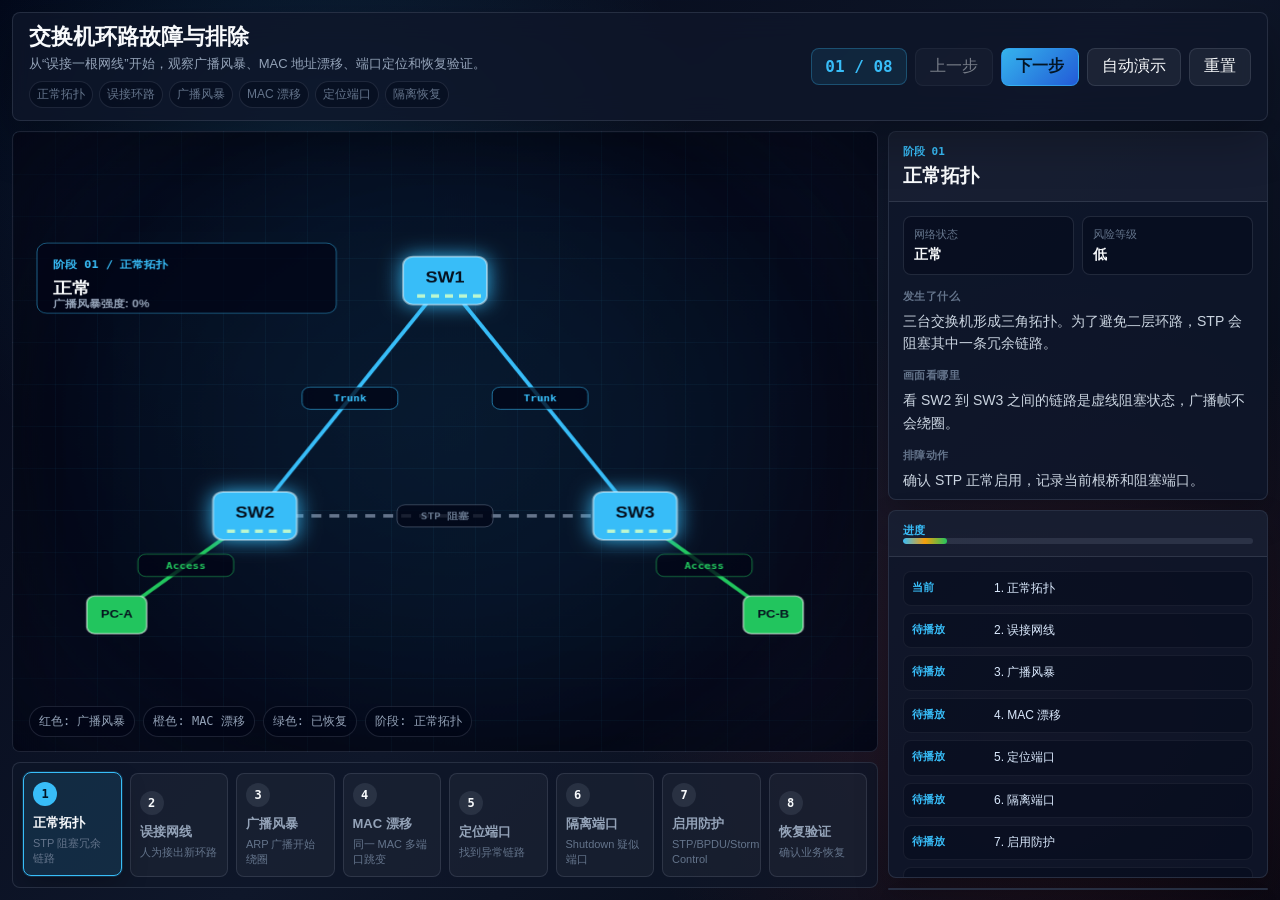
<file: switching/switch-loop.html>
<!DOCTYPE html>
<html lang="zh-CN">
<head>
    <meta charset="UTF-8">
    <meta name="viewport" content="width=device-width, initial-scale=1.0">
    <title>交换机环路故障与排除演示</title>
    <style>
        :root {
            --bg: #050816;
            --panel: rgba(15, 23, 42, 0.86);
            --line: rgba(148, 163, 184, 0.18);
            --text: #f8fafc;
            --muted: #94a3b8;
            --faint: #64748b;
            --blue: #38bdf8;
            --green: #22c55e;
            --amber: #f59e0b;
            --red: #ef4444;
            --purple: #a78bfa;
            --radius: 8px;
        }

        * {
            box-sizing: border-box;
            margin: 0;
            padding: 0;
        }

        body {
            min-height: 100vh;
            overflow: hidden;
            font-family: Inter, -apple-system, BlinkMacSystemFont, "Segoe UI", sans-serif;
            color: var(--text);
            background:
                radial-gradient(circle at 24% 18%, rgba(56, 189, 248, 0.14), transparent 32%),
                radial-gradient(circle at 82% 78%, rgba(239, 68, 68, 0.14), transparent 34%),
                linear-gradient(135deg, #020617 0%, #0f172a 52%, #030712 100%);
        }

        button {
            font: inherit;
        }

        .app {
            height: 100vh;
            display: grid;
            grid-template-rows: auto 1fr;
            gap: 10px;
            padding: 12px;
        }

        .topbar {
            display: grid;
            grid-template-columns: 1fr auto;
            gap: 16px;
            align-items: center;
            padding: 12px 16px;
            border: 1px solid var(--line);
            border-radius: var(--radius);
            background: rgba(15, 23, 42, 0.78);
            box-shadow: 0 18px 48px rgba(0, 0, 0, 0.28);
            backdrop-filter: blur(14px);
        }

        .title h1 {
            font-size: 22px;
            line-height: 1.1;
        }

        .title p {
            margin-top: 6px;
            color: var(--muted);
            font-size: 13px;
        }

        .chain {
            margin-top: 8px;
            display: flex;
            flex-wrap: wrap;
            gap: 6px;
        }

        .chain span {
            padding: 4px 7px;
            border: 1px solid rgba(148, 163, 184, 0.16);
            border-radius: 999px;
            background: rgba(2, 6, 23, 0.38);
            color: var(--faint);
            font-size: 12px;
        }

        .controls {
            display: flex;
            align-items: center;
            gap: 8px;
        }

        .counter {
            min-width: 96px;
            padding: 8px 10px;
            border: 1px solid rgba(56, 189, 248, 0.28);
            border-radius: var(--radius);
            background: rgba(56, 189, 248, 0.1);
            color: var(--blue);
            text-align: center;
            font-family: "JetBrains Mono", Consolas, monospace;
            font-weight: 800;
        }

        .btn {
            height: 38px;
            padding: 0 14px;
            border: 1px solid var(--line);
            border-radius: var(--radius);
            background: rgba(255, 255, 255, 0.06);
            color: var(--text);
            cursor: pointer;
            transition: transform 0.2s ease, background 0.2s ease, border-color 0.2s ease;
        }

        .btn:hover:not(:disabled) {
            transform: translateY(-1px);
            background: rgba(255, 255, 255, 0.1);
            border-color: rgba(255, 255, 255, 0.3);
        }

        .btn.primary {
            border-color: rgba(56, 189, 248, 0.4);
            background: linear-gradient(135deg, rgba(56, 189, 248, 0.95), rgba(37, 99, 235, 0.9));
            color: #031525;
            font-weight: 850;
        }

        .btn.playing {
            border-color: rgba(34, 197, 94, 0.42);
            background: rgba(34, 197, 94, 0.14);
            color: #bbf7d0;
        }

        .btn:disabled {
            cursor: not-allowed;
            opacity: 0.45;
        }

        .workspace {
            min-height: 0;
            display: grid;
            grid-template-columns: minmax(0, 1fr) 380px;
            gap: 10px;
        }

        .main {
            min-height: 0;
            min-width: 0;
            display: grid;
            grid-template-rows: minmax(0, 1fr) auto;
            gap: 10px;
        }

        .canvas-shell {
            position: relative;
            min-height: 0;
            overflow: hidden;
            border: 1px solid var(--line);
            border-radius: var(--radius);
            background:
                linear-gradient(rgba(56, 189, 248, 0.05) 1px, transparent 1px),
                linear-gradient(90deg, rgba(56, 189, 248, 0.05) 1px, transparent 1px),
                rgba(2, 6, 23, 0.78);
            background-size: 42px 42px;
            box-shadow: inset 0 0 90px rgba(0, 0, 0, 0.48);
        }

        #scene {
            width: 100%;
            height: 100%;
            display: block;
        }

        .legend {
            position: absolute;
            left: 16px;
            bottom: 14px;
            display: flex;
            flex-wrap: wrap;
            gap: 8px;
            pointer-events: none;
        }

        .chip {
            padding: 6px 9px;
            border: 1px solid var(--line);
            border-radius: 999px;
            background: rgba(2, 6, 23, 0.72);
            color: var(--muted);
            font-family: "JetBrains Mono", Consolas, monospace;
            font-size: 12px;
        }

        .steps {
            display: grid;
            grid-template-columns: repeat(8, minmax(94px, 1fr));
            gap: 8px;
            padding: 10px;
            border: 1px solid var(--line);
            border-radius: var(--radius);
            background: rgba(15, 23, 42, 0.76);
            overflow-x: auto;
        }

        .step {
            min-width: 94px;
            min-height: 84px;
            padding: 9px;
            border: 1px solid var(--line);
            border-radius: var(--radius);
            background: rgba(255, 255, 255, 0.04);
            color: var(--muted);
            cursor: pointer;
            text-align: left;
            transition: border-color 0.2s ease, background 0.2s ease, transform 0.2s ease;
        }

        .step:hover {
            border-color: rgba(56, 189, 248, 0.5);
            background: rgba(56, 189, 248, 0.08);
        }

        .step.active {
            border-color: var(--blue);
            background: rgba(56, 189, 248, 0.13);
            color: var(--text);
            transform: translateY(-1px);
            box-shadow: 0 0 0 1px rgba(56, 189, 248, 0.16), 0 12px 26px rgba(0, 0, 0, 0.22);
        }

        .step.done {
            border-color: rgba(34, 197, 94, 0.36);
            background: rgba(34, 197, 94, 0.08);
        }

        .step-index {
            display: inline-flex;
            align-items: center;
            justify-content: center;
            width: 24px;
            height: 24px;
            border-radius: 50%;
            background: rgba(148, 163, 184, 0.14);
            color: var(--text);
            font-family: "JetBrains Mono", Consolas, monospace;
            font-size: 12px;
            font-weight: 850;
        }

        .step.active .step-index {
            background: var(--blue);
            color: #031525;
        }

        .step.done .step-index {
            background: var(--green);
            color: #03120a;
        }

        .step-name {
            display: block;
            margin-top: 8px;
            font-size: 13px;
            font-weight: 850;
        }

        .step-small {
            display: block;
            margin-top: 4px;
            color: var(--faint);
            font-size: 11px;
            line-height: 1.35;
        }

        .sidebar {
            min-height: 0;
            display: grid;
            grid-template-rows: auto auto minmax(0, 1fr);
            gap: 10px;
        }

        .panel {
            overflow: hidden;
            border: 1px solid var(--line);
            border-radius: var(--radius);
            background: var(--panel);
            box-shadow: 0 16px 34px rgba(0, 0, 0, 0.24);
        }

        .panel-head {
            padding: 12px 14px;
            border-bottom: 1px solid var(--line);
            background: rgba(255, 255, 255, 0.035);
        }

        .eyebrow {
            color: var(--blue);
            font-family: "JetBrains Mono", Consolas, monospace;
            font-size: 11px;
            font-weight: 850;
        }

        .panel-title {
            margin-top: 4px;
            font-size: 19px;
            font-weight: 900;
        }

        .panel-body {
            padding: 14px;
        }

        .metric-grid {
            display: grid;
            grid-template-columns: 1fr 1fr;
            gap: 8px;
        }

        .metric {
            padding: 10px;
            border: 1px solid var(--line);
            border-radius: var(--radius);
            background: rgba(2, 6, 23, 0.42);
        }

        .metric-label {
            color: var(--faint);
            font-size: 11px;
        }

        .metric-value {
            margin-top: 4px;
            font-family: "JetBrains Mono", Consolas, monospace;
            font-size: 14px;
            font-weight: 850;
        }

        .section-label {
            margin: 14px 0 6px;
            color: var(--faint);
            font-size: 11px;
            font-weight: 850;
            letter-spacing: 0.04em;
            text-transform: uppercase;
        }

        .copy {
            color: #cbd5e1;
            font-size: 14px;
            line-height: 1.58;
        }

        .fix {
            margin-top: 10px;
            padding: 10px;
            border-left: 3px solid var(--green);
            border-radius: 0 var(--radius) var(--radius) 0;
            background: rgba(34, 197, 94, 0.08);
            color: #dcfce7;
            font-size: 13px;
            line-height: 1.5;
        }

        .timeline {
            display: grid;
            gap: 7px;
        }

        .timeline-row {
            display: grid;
            grid-template-columns: 74px 1fr;
            gap: 8px;
            padding: 8px;
            border: 1px solid rgba(255, 255, 255, 0.06);
            border-radius: var(--radius);
            background: rgba(2, 6, 23, 0.36);
        }

        .timecode {
            color: var(--blue);
            font-family: "JetBrains Mono", Consolas, monospace;
            font-size: 11px;
            font-weight: 850;
        }

        .event {
            color: #dbeafe;
            font-size: 12px;
            line-height: 1.45;
        }

        .log {
            min-height: 0;
            display: grid;
            grid-template-rows: auto minmax(0, 1fr);
        }

        .log-list {
            overflow: auto;
            padding: 12px;
            display: grid;
            gap: 7px;
        }

        .progress {
            height: 6px;
            border-radius: 99px;
            overflow: hidden;
            background: rgba(148, 163, 184, 0.16);
        }

        .progress-fill {
            height: 100%;
            width: 12.5%;
            border-radius: inherit;
            background: linear-gradient(90deg, var(--blue), var(--amber), var(--green));
            transition: width 0.25s ease;
        }

        @media (max-width: 1120px) {
            body {
                overflow: auto;
            }

            .app {
                height: auto;
                min-height: 100vh;
            }

            .workspace {
                grid-template-columns: 1fr;
            }

            .canvas-shell {
                min-height: 520px;
            }
        }

        @media (max-width: 760px) {
            .topbar {
                grid-template-columns: 1fr;
            }

            .controls {
                flex-wrap: wrap;
            }

            .steps {
                grid-template-columns: repeat(8, 112px);
            }

            .metric-grid {
                grid-template-columns: 1fr;
            }
        }
    </style>
</head>
<body>
    <main class="app">
        <header class="topbar">
            <div class="title">
                <h1>交换机环路故障与排除</h1>
                <p>从“误接一根网线”开始，观察广播风暴、MAC 地址漂移、端口定位和恢复验证。</p>
                <div class="chain">
                    <span>正常拓扑</span>
                    <span>误接环路</span>
                    <span>广播风暴</span>
                    <span>MAC 漂移</span>
                    <span>定位端口</span>
                    <span>隔离恢复</span>
                </div>
            </div>
            <div class="controls">
                <div class="counter" id="counter">01 / 08</div>
                <button class="btn" id="prevBtn" type="button">上一步</button>
                <button class="btn primary" id="nextBtn" type="button">下一步</button>
                <button class="btn" id="playBtn" type="button">自动演示</button>
                <button class="btn" id="resetBtn" type="button">重置</button>
            </div>
        </header>

        <section class="workspace">
            <div class="main">
                <div class="canvas-shell">
                    <canvas id="scene"></canvas>
                    <div class="legend">
                        <span class="chip">红色: 广播风暴</span>
                        <span class="chip">橙色: MAC 漂移</span>
                        <span class="chip">绿色: 已恢复</span>
                        <span class="chip" id="phaseChip">阶段: 正常拓扑</span>
                    </div>
                </div>
                <nav class="steps" id="steps" aria-label="演示步骤"></nav>
            </div>

            <aside class="sidebar">
                <section class="panel">
                    <div class="panel-head">
                        <div class="eyebrow" id="phaseLabel">阶段 01</div>
                        <div class="panel-title" id="stepTitle">正常拓扑</div>
                    </div>
                    <div class="panel-body">
                        <div class="metric-grid">
                            <div class="metric">
                                <div class="metric-label">网络状态</div>
                                <div class="metric-value" id="statusMetric">正常</div>
                            </div>
                            <div class="metric">
                                <div class="metric-label">风险等级</div>
                                <div class="metric-value" id="riskMetric">低</div>
                            </div>
                        </div>
                        <div class="section-label">发生了什么</div>
                        <p class="copy" id="summaryText"></p>
                        <div class="section-label">画面看哪里</div>
                        <p class="copy" id="visualText"></p>
                        <div class="section-label">排障动作</div>
                        <p class="copy" id="actionText"></p>
                        <div class="fix" id="fixText"></div>
                    </div>
                </section>

                <section class="panel">
                    <div class="panel-head">
                        <div class="eyebrow">进度</div>
                        <div class="progress"><div class="progress-fill" id="progressFill"></div></div>
                    </div>
                    <div class="panel-body">
                        <div class="timeline" id="timeline"></div>
                    </div>
                </section>

                <section class="panel log">
                    <div class="panel-head">
                        <div class="eyebrow">故障日志</div>
                        <div class="panel-title">当前观察点</div>
                    </div>
                    <div class="log-list" id="logList"></div>
                </section>
            </aside>
        </section>
    </main>

    <script>
        const steps = [
            {
                name: '正常拓扑',
                small: 'STP 阻塞冗余链路',
                status: '正常',
                risk: '低',
                color: '#38bdf8',
                summary: '三台交换机形成三角拓扑。为了避免二层环路，STP 会阻塞其中一条冗余链路。',
                visual: '看 SW2 到 SW3 之间的链路是虚线阻塞状态，广播帧不会绕圈。',
                action: '确认 STP 正常启用，记录当前根桥和阻塞端口。',
                fix: '正常状态下，冗余链路可以存在，但必须有 STP 或等价机制防环。',
                logs: ['STP 状态: 正常', 'SW2-SW3 端口: Blocking', '广播流量稳定'],
                storm: 0,
                blocked: true,
                isolate: false,
                recovered: false
            },
            {
                name: '误接网线',
                small: '人为接出新环路',
                status: '隐患出现',
                risk: '中',
                color: '#f59e0b',
                summary: '有人把一根网线误接回交换网络，绕过了原本被 STP 控制的链路，新的二层环路形成。',
                visual: '看右下角出现一条橙色新网线，SW3 又被接回 SW1，形成闭合回路。',
                action: '排障时先问：最近有没有新增网线、桌面交换机、临时跳线。',
                fix: '新增接入设备前，应开启 BPDU Guard、Loop Guard 或端口安全策略。',
                logs: ['检测到新链路', '拓扑出现闭合回路', 'STP 尚未完成收敛'],
                storm: 0.2,
                blocked: false,
                isolate: false,
                recovered: false
            },
            {
                name: '广播风暴',
                small: 'ARP 广播开始绕圈',
                status: '严重异常',
                risk: '高',
                color: '#ef4444',
                summary: 'ARP 广播帧在二层环路中不断复制和转发，交换机端口灯狂闪，链路带宽被广播流量占满。',
                visual: '看红色广播帧沿三台交换机循环，数量越来越多。',
                action: '观察交换机端口流量、CPU、广播包速率，确认是否出现广播风暴。',
                fix: '广播风暴会拖垮同一广播域内的所有主机，应优先隔离疑似环路端口。',
                logs: ['广播包速率快速升高', '端口指示灯异常闪烁', '用户反馈全网变慢'],
                storm: 0.85,
                blocked: false,
                isolate: false,
                recovered: false
            },
            {
                name: 'MAC 漂移',
                small: '同一 MAC 多端口跳变',
                status: '定位线索',
                risk: '高',
                color: '#f59e0b',
                summary: '同一个源 MAC 地址从不同端口反复出现，交换机 MAC 地址表不断抖动，表现为 MAC Flapping。',
                visual: '看右侧 MAC 表中同一个 MAC 在 SW1 的 G0/1 和 G0/3 之间跳变。',
                action: '查看日志中的 MAC Flap、端口流量异常和同 VLAN 广播峰值。',
                fix: 'MAC 漂移是定位二层环路的关键信号，通常能反推出环路涉及端口。',
                logs: ['MAC 00:11:22:33:44:55 在端口间漂移', 'SW1 G0/1 与 G0/3 频繁学习同一 MAC', 'ARP 请求重复出现'],
                storm: 0.95,
                blocked: false,
                isolate: false,
                recovered: false
            },
            {
                name: '定位端口',
                small: '找到异常链路',
                status: '排障中',
                risk: '中',
                color: '#a78bfa',
                summary: '根据 MAC 漂移、端口广播速率和链路变化，定位疑似环路端口。',
                visual: '看 SW1 到 SW3 的橙色误接链路被高亮，表示排障定位目标。',
                action: '从核心到接入逐层查，优先定位广播流量最高、MAC 漂移最多的端口。',
                fix: '定位时不要盲目重启全网，先隔离最可疑端口，避免扩大影响。',
                logs: ['锁定疑似端口: SW1 G0/3', '端口广播速率异常', '邻接设备疑似桌面交换机'],
                storm: 0.65,
                blocked: false,
                isolate: false,
                recovered: false
            },
            {
                name: '隔离端口',
                small: 'Shutdown 疑似端口',
                status: '影响下降',
                risk: '中',
                color: '#22c55e',
                summary: '临时关闭或拔掉疑似环路端口，广播风暴停止，网络开始恢复。',
                visual: '看误接链路变为灰色断开，红色广播帧逐渐消失。',
                action: '对疑似端口执行 shutdown 或物理拔线，再观察广播流量是否回落。',
                fix: '临时恢复后仍需找到误接源头，否则用户可能再次接回。',
                logs: ['SW1 G0/3 已隔离', '广播速率开始下降', '用户网络逐步恢复'],
                storm: 0.25,
                blocked: false,
                isolate: true,
                recovered: false
            },
            {
                name: '启用防护',
                small: 'STP/BPDU/Storm Control',
                status: '加固中',
                risk: '低',
                color: '#22c55e',
                summary: '恢复业务后配置防护策略，例如 STP、BPDU Guard、Root Guard、Storm Control、端口安全。',
                visual: '看接入口出现绿色防护盾，表示后续误接会被阻断或限速。',
                action: '接入口开启 BPDU Guard；广播风暴控制设置阈值；关键链路确认 STP 根桥规划。',
                fix: '防护目标不是只修一次故障，而是让同类误接下次不会拖垮全网。',
                logs: ['BPDU Guard 已启用', 'Storm Control 阈值已配置', '端口安全策略已下发'],
                storm: 0.1,
                blocked: true,
                isolate: true,
                recovered: false
            },
            {
                name: '恢复验证',
                small: '确认业务恢复',
                status: '恢复',
                risk: '低',
                color: '#22c55e',
                summary: '检查端口流量、MAC 表稳定性、用户连通性和监控告警，确认故障闭环。',
                visual: '看链路恢复为绿色稳定状态，广播帧数量回到正常水平。',
                action: '验证 ping、网关、核心业务访问、广播包速率和 MAC 地址表是否稳定。',
                fix: '排障闭环：记录故障端口、根因、恢复动作和防复发措施。',
                logs: ['广播包速率恢复正常', 'MAC 地址表稳定', '业务验证通过'],
                storm: 0,
                blocked: true,
                isolate: true,
                recovered: true
            }
        ];

        const canvas = document.getElementById('scene');
        const ctx = canvas.getContext('2d');
        const stepsEl = document.getElementById('steps');
        const counter = document.getElementById('counter');
        const prevBtn = document.getElementById('prevBtn');
        const nextBtn = document.getElementById('nextBtn');
        const playBtn = document.getElementById('playBtn');
        const resetBtn = document.getElementById('resetBtn');
        const phaseChip = document.getElementById('phaseChip');
        const phaseLabel = document.getElementById('phaseLabel');
        const stepTitle = document.getElementById('stepTitle');
        const statusMetric = document.getElementById('statusMetric');
        const riskMetric = document.getElementById('riskMetric');
        const summaryText = document.getElementById('summaryText');
        const visualText = document.getElementById('visualText');
        const actionText = document.getElementById('actionText');
        const fixText = document.getElementById('fixText');
        const timeline = document.getElementById('timeline');
        const logList = document.getElementById('logList');
        const progressFill = document.getElementById('progressFill');

        let current = 0;
        let time = 0;
        let dpr = window.devicePixelRatio || 1;
        let stepStarted = performance.now();
        let autoTimer = null;
        let isPlaying = false;

        const switches = {
            sw1: { name: 'SW1', x: 0, y: 0 },
            sw2: { name: 'SW2', x: 0, y: 0 },
            sw3: { name: 'SW3', x: 0, y: 0 }
        };

        const hosts = {
            pc1: { name: 'PC-A', x: 0, y: 0 },
            pc2: { name: 'PC-B', x: 0, y: 0 }
        };

        function resizeCanvas() {
            const box = canvas.parentElement.getBoundingClientRect();
            dpr = window.devicePixelRatio || 1;
            canvas.width = Math.max(1, Math.floor(box.width * dpr));
            canvas.height = Math.max(1, Math.floor(box.height * dpr));
            ctx.setTransform(dpr, 0, 0, dpr, 0, 0);
        }

        function size() {
            return { w: canvas.width / dpr, h: canvas.height / dpr };
        }

        function phaseProgress() {
            return ((performance.now() - stepStarted) % 4200) / 4200;
        }

        function layout() {
            const { w, h } = size();
            switches.sw1.x = w * 0.5;
            switches.sw1.y = h * 0.24;
            switches.sw2.x = w * 0.28;
            switches.sw2.y = h * 0.62;
            switches.sw3.x = w * 0.72;
            switches.sw3.y = h * 0.62;
            hosts.pc1.x = w * 0.12;
            hosts.pc1.y = h * 0.78;
            hosts.pc2.x = w * 0.88;
            hosts.pc2.y = h * 0.78;
        }

        function drawBackground() {
            const { w, h } = size();
            const step = steps[current];
            ctx.clearRect(0, 0, w, h);

            const glow = ctx.createRadialGradient(w / 2, h * 0.48, 20, w / 2, h * 0.48, Math.max(w, h) * 0.72);
            glow.addColorStop(0, `${step.color}18`);
            glow.addColorStop(0.62, 'rgba(15, 23, 42, 0.14)');
            glow.addColorStop(1, 'rgba(2, 6, 23, 0.82)');
            ctx.fillStyle = glow;
            ctx.fillRect(0, 0, w, h);
        }

        function drawCable(a, b, color, label, options = {}) {
            ctx.save();
            ctx.strokeStyle = color;
            ctx.lineWidth = options.width || 4;
            if (options.dashed) {
                ctx.setLineDash([10, 8]);
                ctx.lineDashOffset = -time * 18;
            }
            ctx.beginPath();
            ctx.moveTo(a.x, a.y);
            ctx.lineTo(b.x, b.y);
            ctx.stroke();
            ctx.setLineDash([]);

            const mx = (a.x + b.x) / 2;
            const my = (a.y + b.y) / 2;
            ctx.fillStyle = 'rgba(2, 6, 23, 0.76)';
            ctx.strokeStyle = `${color}99`;
            ctx.lineWidth = 1;
            ctx.beginPath();
            ctx.roundRect(mx - 48, my - 13, 96, 26, 8);
            ctx.fill();
            ctx.stroke();
            ctx.fillStyle = color;
            ctx.font = '800 11px Consolas, monospace';
            ctx.textAlign = 'center';
            ctx.textBaseline = 'middle';
            ctx.fillText(label, mx, my + 1);
            ctx.restore();
        }

        function drawTopology() {
            const step = steps[current];
            const normal = step.recovered ? '#22c55e' : '#38bdf8';
            const activeLoop = current >= 1 && current <= 5;
            const suspected = current === 4;

            drawCable(switches.sw1, switches.sw2, normal, 'Trunk');
            drawCable(switches.sw1, switches.sw3, suspected ? '#f59e0b' : normal, suspected ? '疑似端口' : 'Trunk');
            drawCable(switches.sw2, switches.sw3, step.blocked ? '#64748b' : activeLoop ? '#ef4444' : normal, step.blocked ? 'STP 阻塞' : 'Loop Path', { dashed: step.blocked });
            drawCable(switches.sw2, hosts.pc1, '#22c55e', 'Access');
            drawCable(switches.sw3, hosts.pc2, '#22c55e', 'Access');

            if (activeLoop && !step.isolate) {
                drawCable(switches.sw3, switches.sw1, '#f59e0b', '误接网线', { dashed: current < 2 });
            }

            if (step.isolate) {
                drawCable(switches.sw3, switches.sw1, '#64748b', '已隔离', { dashed: true });
            }
        }

        function drawSwitch(node, labelColor = '#38bdf8') {
            ctx.save();
            ctx.shadowColor = labelColor;
            ctx.shadowBlur = 22;
            ctx.fillStyle = labelColor;
            ctx.beginPath();
            ctx.roundRect(node.x - 42, node.y - 28, 84, 56, 10);
            ctx.fill();
            ctx.restore();

            ctx.strokeStyle = 'rgba(255,255,255,0.45)';
            ctx.lineWidth = 2;
            ctx.beginPath();
            ctx.roundRect(node.x - 42, node.y - 28, 84, 56, 10);
            ctx.stroke();

            ctx.fillStyle = '#06111f';
            ctx.font = '900 18px Inter, sans-serif';
            ctx.textAlign = 'center';
            ctx.textBaseline = 'middle';
            ctx.fillText(node.name, node.x, node.y - 3);

            for (let i = 0; i < 5; i += 1) {
                const blink = current >= 2 && current <= 4 ? Math.sin(time * 18 + i) > 0 : true;
                ctx.fillStyle = blink ? '#bbf7d0' : '#14532d';
                ctx.fillRect(node.x - 28 + i * 14, node.y + 16, 8, 4);
            }
        }

        function drawHost(host) {
            ctx.fillStyle = '#22c55e';
            ctx.beginPath();
            ctx.roundRect(host.x - 30, host.y - 22, 60, 44, 8);
            ctx.fill();
            ctx.strokeStyle = 'rgba(255,255,255,0.45)';
            ctx.stroke();
            ctx.fillStyle = '#06111f';
            ctx.font = '900 13px Inter, sans-serif';
            ctx.textAlign = 'center';
            ctx.textBaseline = 'middle';
            ctx.fillText(host.name, host.x, host.y);
        }

        function drawStorm() {
            const step = steps[current];
            if (step.storm <= 0) return;

            const path = [switches.sw1, switches.sw2, switches.sw3, switches.sw1];
            const count = Math.floor(8 + step.storm * 30);
            for (let i = 0; i < count; i += 1) {
                const phase = (phaseProgress() * 3 + i / count) % 1;
                const seg = Math.floor(phase * 3);
                const local = phase * 3 - seg;
                const a = path[seg];
                const b = path[seg + 1];
                const x = a.x + (b.x - a.x) * local;
                const y = a.y + (b.y - a.y) * local;
                const color = current >= 5 ? '#f59e0b' : '#ef4444';

                ctx.save();
                ctx.shadowColor = color;
                ctx.shadowBlur = 14;
                ctx.fillStyle = color;
                ctx.beginPath();
                ctx.arc(x, y, 4 + step.storm * 3, 0, Math.PI * 2);
                ctx.fill();
                ctx.restore();
            }
        }

        function drawMacTable() {
            if (current < 3) return;
            const { w } = size();
            const x = w - 300;
            const y = 24;
            const flip = Math.sin(time * 8) > 0;
            ctx.fillStyle = 'rgba(2, 6, 23, 0.78)';
            ctx.strokeStyle = 'rgba(245, 158, 11, 0.72)';
            ctx.lineWidth = 1;
            ctx.beginPath();
            ctx.roundRect(x, y, 276, 116, 10);
            ctx.fill();
            ctx.stroke();

            ctx.fillStyle = '#f59e0b';
            ctx.font = '900 12px Consolas, monospace';
            ctx.textAlign = 'left';
            ctx.fillText('MAC 地址漂移', x + 14, y + 24);

            ctx.fillStyle = '#e2e8f0';
            ctx.font = '800 12px Consolas, monospace';
            ctx.fillText('00:11:22:33:44:55', x + 14, y + 54);
            ctx.fillStyle = flip ? '#ef4444' : '#38bdf8';
            ctx.fillText(flip ? 'SW1 G0/3' : 'SW1 G0/1', x + 166, y + 54);

            ctx.fillStyle = '#94a3b8';
            ctx.fillText('日志: MAC_FLAP', x + 14, y + 84);
            ctx.fillText('现象: 同一 MAC 端口跳变', x + 14, y + 104);
        }

        function drawProtection() {
            if (current < 6) return;
            const points = [switches.sw1, switches.sw2, switches.sw3];
            points.forEach(point => {
                ctx.strokeStyle = 'rgba(34, 197, 94, 0.8)';
                ctx.lineWidth = 3;
                ctx.beginPath();
                ctx.arc(point.x, point.y, 64 + Math.sin(time * 2) * 5, 0, Math.PI * 2);
                ctx.stroke();
            });

            ctx.fillStyle = 'rgba(2, 6, 23, 0.78)';
            ctx.strokeStyle = 'rgba(34, 197, 94, 0.72)';
            ctx.beginPath();
            ctx.roundRect(24, 24, 292, 88, 10);
            ctx.fill();
            ctx.stroke();
            ctx.fillStyle = '#22c55e';
            ctx.font = '900 13px Consolas, monospace';
            ctx.textAlign = 'left';
            ctx.fillText('防环策略已启用', 40, 52);
            ctx.fillStyle = '#dcfce7';
            ctx.font = '800 12px Inter, sans-serif';
            ctx.fillText('STP / BPDU Guard / Storm Control', 40, 78);
            ctx.fillText('端口安全 + 接入口管控', 40, 98);
        }

        function drawHud() {
            const step = steps[current];
            ctx.fillStyle = 'rgba(2, 6, 23, 0.76)';
            ctx.strokeStyle = `${step.color}80`;
            ctx.lineWidth = 1;
            ctx.beginPath();
            ctx.roundRect(24, 130, 300, 82, 10);
            ctx.fill();
            ctx.stroke();

            ctx.fillStyle = step.color;
            ctx.font = '900 12px Consolas, monospace';
            ctx.textAlign = 'left';
            ctx.fillText(`阶段 ${String(current + 1).padStart(2, '0')} / ${step.name}`, 40, 156);
            ctx.fillStyle = '#f8fafc';
            ctx.font = '900 19px Inter, sans-serif';
            ctx.fillText(step.status, 40, 184);
            ctx.fillStyle = '#94a3b8';
            ctx.font = '800 12px Inter, sans-serif';
            ctx.fillText(`广播风暴强度: ${Math.round(step.storm * 100)}%`, 40, 202);
        }

        function render() {
            time += 0.016;
            layout();
            drawBackground();
            drawTopology();
            drawStorm();
            drawMacTable();
            drawProtection();
            drawSwitch(switches.sw1, current >= 2 && current <= 4 ? '#ef4444' : steps[current].color);
            drawSwitch(switches.sw2, current >= 2 && current <= 4 ? '#ef4444' : '#38bdf8');
            drawSwitch(switches.sw3, current >= 2 && current <= 4 ? '#ef4444' : '#38bdf8');
            drawHost(hosts.pc1);
            drawHost(hosts.pc2);
            drawHud();
            requestAnimationFrame(render);
        }

        function renderSteps() {
            stepsEl.innerHTML = steps.map((step, index) => {
                const classes = ['step'];
                if (index === current) classes.push('active');
                if (index < current) classes.push('done');
                return `
                    <button class="${classes.join(' ')}" type="button" data-step="${index}">
                        <span class="step-index">${index + 1}</span>
                        <span class="step-name">${step.name}</span>
                        <span class="step-small">${step.small}</span>
                    </button>
                `;
            }).join('');

            stepsEl.querySelectorAll('.step').forEach(button => {
                button.addEventListener('click', () => {
                    stopAutoPlay();
                    setStep(Number(button.dataset.step));
                });
            });
        }

        function renderSidebar() {
            const step = steps[current];
            counter.textContent = `${String(current + 1).padStart(2, '0')} / ${String(steps.length).padStart(2, '0')}`;
            phaseChip.textContent = `阶段: ${step.name}`;
            phaseLabel.textContent = `阶段 ${String(current + 1).padStart(2, '0')}`;
            stepTitle.textContent = step.name;
            statusMetric.textContent = step.status;
            riskMetric.textContent = step.risk;
            summaryText.textContent = step.summary;
            visualText.textContent = step.visual;
            actionText.textContent = step.action;
            fixText.textContent = step.fix;
            progressFill.style.width = `${((current + 1) / steps.length) * 100}%`;
            prevBtn.disabled = current === 0;
            nextBtn.disabled = current === steps.length - 1;
            playBtn.textContent = isPlaying ? '暂停演示' : '自动演示';
            playBtn.classList.toggle('playing', isPlaying);

            timeline.innerHTML = steps.map((item, index) => `
                <div class="timeline-row">
                    <div class="timecode">${index < current ? '已完成' : index === current ? '当前' : '待播放'}</div>
                    <div class="event">${index + 1}. ${item.name}</div>
                </div>
            `).join('');

            logList.innerHTML = step.logs.map((log, index) => `
                <div class="timeline-row">
                    <div class="timecode">T+${String(index + 1).padStart(2, '0')}</div>
                    <div class="event">${log}</div>
                </div>
            `).join('');
        }

        function setStep(index) {
            current = Math.max(0, Math.min(steps.length - 1, index));
            stepStarted = performance.now();
            renderSteps();
            renderSidebar();
        }

        function startAutoPlay() {
            if (isPlaying) return;
            isPlaying = true;
            renderSidebar();
            autoTimer = window.setInterval(() => {
                if (current >= steps.length - 1) {
                    stopAutoPlay();
                    return;
                }
                setStep(current + 1);
            }, 4200);
        }

        function stopAutoPlay() {
            isPlaying = false;
            if (autoTimer) {
                window.clearInterval(autoTimer);
                autoTimer = null;
            }
            renderSidebar();
        }

        function toggleAutoPlay() {
            if (isPlaying) {
                stopAutoPlay();
            } else {
                startAutoPlay();
            }
        }

        prevBtn.addEventListener('click', () => {
            stopAutoPlay();
            setStep(current - 1);
        });
        nextBtn.addEventListener('click', () => {
            stopAutoPlay();
            setStep(current + 1);
        });
        playBtn.addEventListener('click', toggleAutoPlay);
        resetBtn.addEventListener('click', () => {
            stopAutoPlay();
            setStep(0);
        });

        window.addEventListener('resize', resizeCanvas);
        resizeCanvas();
        renderSteps();
        renderSidebar();
        render();
    </script>
</body>
</html>
</file>
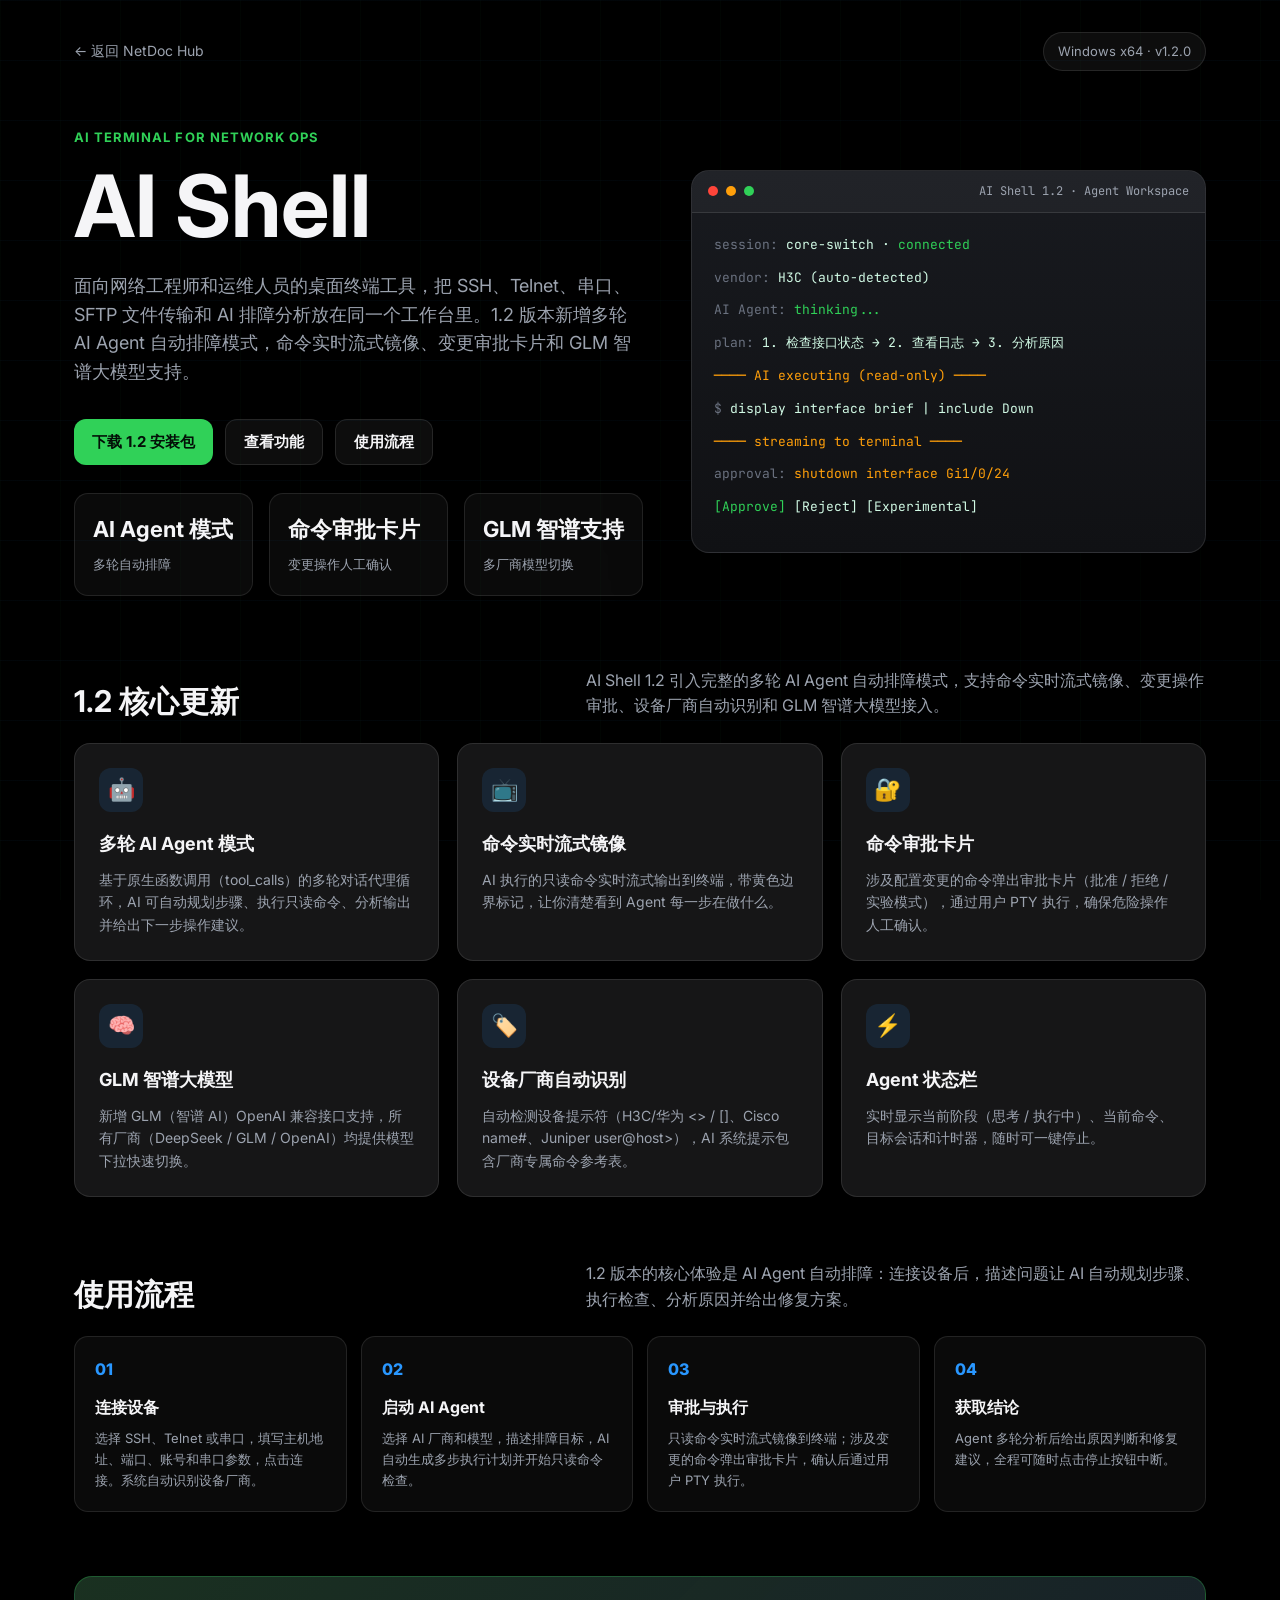
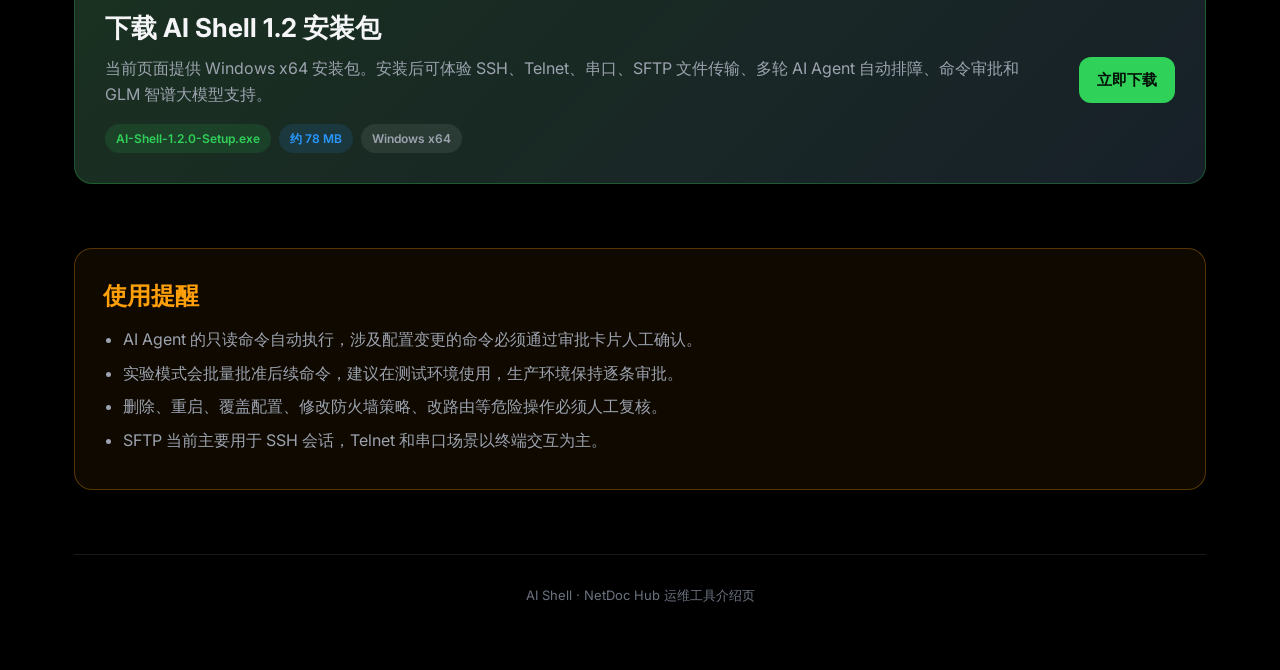
<file: tools/ai-shell.html>
<!DOCTYPE html>
<html lang="zh-CN">
<head>
    <meta charset="UTF-8">
    <meta name="viewport" content="width=device-width, initial-scale=1.0">
    <title>AI Shell 1.2 - 网工运维 AI 终端工具</title>
    <link rel="preconnect" href="https://fonts.googleapis.com">
    <link rel="preconnect" href="https://fonts.gstatic.com" crossorigin>
    <link href="https://fonts.googleapis.com/css2?family=Inter:wght@400;500;600;700;800&family=JetBrains+Mono:wght@400;500;700&display=swap" rel="stylesheet">
    <style>
        * {
            margin: 0;
            padding: 0;
            box-sizing: border-box;
        }

        :root {
            --bg-primary: #000;
            --bg-secondary: #111214;
            --bg-card: #161617;
            --bg-card-hover: #1c1d20;
            --text-primary: #f5f5f7;
            --text-secondary: #9ca3af;
            --text-muted: #6b7280;
            --accent-blue: #2997ff;
            --accent-green: #30d158;
            --accent-purple: #bf5af2;
            --accent-orange: #ff9f0a;
            --accent-red: #ff453a;
            --border-color: rgba(255, 255, 255, 0.1);
        }

        body {
            font-family: 'Inter', -apple-system, BlinkMacSystemFont, 'SF Pro Display', sans-serif;
            background: var(--bg-primary);
            color: var(--text-primary);
            line-height: 1.6;
            -webkit-font-smoothing: antialiased;
        }

        .bg-grid {
            position: fixed;
            inset: 0;
            background-image:
                linear-gradient(rgba(41, 151, 255, 0.035) 1px, transparent 1px),
                linear-gradient(90deg, rgba(48, 209, 88, 0.025) 1px, transparent 1px);
            background-size: 60px 60px;
            pointer-events: none;
            z-index: 0;
        }

        .container {
            position: relative;
            z-index: 1;
            max-width: 1180px;
            margin: 0 auto;
            padding: 32px 24px 64px;
        }

        .topbar {
            display: flex;
            align-items: center;
            justify-content: space-between;
            gap: 20px;
            margin-bottom: 56px;
        }

        .back-link {
            color: var(--text-secondary);
            text-decoration: none;
            font-size: 14px;
            display: inline-flex;
            align-items: center;
            gap: 8px;
            transition: color 0.2s ease;
        }

        .back-link:hover {
            color: var(--text-primary);
        }

        .version-pill {
            border: 1px solid var(--border-color);
            background: rgba(255, 255, 255, 0.05);
            color: var(--text-secondary);
            padding: 8px 14px;
            border-radius: 999px;
            font-size: 13px;
        }

        .hero {
            display: grid;
            grid-template-columns: minmax(0, 1.05fr) minmax(360px, 0.95fr);
            gap: 48px;
            align-items: center;
            margin-bottom: 72px;
        }

        .eyebrow {
            color: var(--accent-green);
            font-size: 13px;
            font-weight: 700;
            letter-spacing: 0.08em;
            text-transform: uppercase;
            margin-bottom: 16px;
        }

        h1 {
            font-size: clamp(44px, 7vw, 86px);
            line-height: 0.98;
            letter-spacing: 0;
            margin-bottom: 24px;
        }

        .hero-copy {
            color: var(--text-secondary);
            font-size: 18px;
            max-width: 680px;
            margin-bottom: 32px;
        }

        .actions {
            display: flex;
            flex-wrap: wrap;
            gap: 12px;
        }

        .primary-button,
        .secondary-button {
            min-height: 46px;
            padding: 0 18px;
            border-radius: 12px;
            display: inline-flex;
            align-items: center;
            justify-content: center;
            gap: 8px;
            font-size: 15px;
            font-weight: 700;
            text-decoration: none;
            transition: transform 0.2s ease, border-color 0.2s ease, background 0.2s ease;
        }

        .primary-button {
            background: var(--accent-green);
            color: #031007;
        }

        .secondary-button {
            color: var(--text-primary);
            border: 1px solid var(--border-color);
            background: rgba(255, 255, 255, 0.05);
        }

        .primary-button:hover,
        .secondary-button:hover {
            transform: translateY(-2px);
        }

        .terminal-preview {
            background: linear-gradient(180deg, #181a1f, #101114);
            border: 1px solid var(--border-color);
            border-radius: 18px;
            overflow: hidden;
            box-shadow: 0 32px 80px rgba(0, 0, 0, 0.48);
        }

        .terminal-bar {
            height: 42px;
            display: flex;
            align-items: center;
            justify-content: space-between;
            padding: 0 16px;
            background: rgba(255, 255, 255, 0.04);
            border-bottom: 1px solid var(--border-color);
        }

        .dots {
            display: flex;
            gap: 8px;
        }

        .dot {
            width: 10px;
            height: 10px;
            border-radius: 999px;
        }

        .dot.red { background: var(--accent-red); }
        .dot.orange { background: var(--accent-orange); }
        .dot.green { background: var(--accent-green); }

        .terminal-title {
            color: var(--text-secondary);
            font-size: 12px;
            font-family: 'JetBrains Mono', monospace;
        }

        .terminal-body {
            padding: 22px;
            font-family: 'JetBrains Mono', monospace;
            font-size: 13px;
            color: #d1fae5;
            min-height: 300px;
        }

        .terminal-line {
            margin-bottom: 12px;
            white-space: normal;
            overflow-wrap: anywhere;
        }

        .terminal-line .muted {
            color: var(--text-muted);
        }

        .terminal-line .accent {
            color: var(--accent-green);
        }

        .terminal-line .warn {
            color: var(--accent-orange);
        }

        .panel {
            background: var(--bg-card);
            border: 1px solid var(--border-color);
            border-radius: 18px;
            padding: 28px;
        }

        .section {
            margin-bottom: 64px;
        }

        .section-heading {
            display: flex;
            align-items: flex-end;
            justify-content: space-between;
            gap: 24px;
            margin-bottom: 24px;
        }

        .section-heading h2 {
            font-size: 30px;
            line-height: 1.2;
        }

        .section-heading p {
            color: var(--text-secondary);
            max-width: 620px;
        }

        .stats {
            display: grid;
            grid-template-columns: repeat(3, minmax(0, 1fr));
            gap: 16px;
            margin-top: 28px;
        }

        .stat {
            background: rgba(255, 255, 255, 0.04);
            border: 1px solid var(--border-color);
            border-radius: 14px;
            padding: 18px;
        }

        .stat strong {
            display: block;
            color: var(--text-primary);
            font-size: 22px;
            margin-bottom: 4px;
        }

        .stat span {
            color: var(--text-secondary);
            font-size: 13px;
        }

        .grid {
            display: grid;
            grid-template-columns: repeat(3, minmax(0, 1fr));
            gap: 18px;
        }

        .feature {
            min-height: 210px;
            background: var(--bg-card);
            border: 1px solid var(--border-color);
            border-radius: 16px;
            padding: 24px;
            transition: background 0.2s ease, transform 0.2s ease;
        }

        .feature:hover {
            background: var(--bg-card-hover);
            transform: translateY(-2px);
        }

        .feature-icon {
            width: 44px;
            height: 44px;
            border-radius: 12px;
            display: flex;
            align-items: center;
            justify-content: center;
            background: rgba(41, 151, 255, 0.12);
            margin-bottom: 18px;
            font-size: 22px;
        }

        .feature h3 {
            font-size: 18px;
            margin-bottom: 10px;
        }

        .feature p {
            color: var(--text-secondary);
            font-size: 14px;
        }

        .steps {
            display: grid;
            grid-template-columns: repeat(4, minmax(0, 1fr));
            gap: 14px;
        }

        .step {
            background: rgba(255, 255, 255, 0.04);
            border: 1px solid var(--border-color);
            border-radius: 14px;
            padding: 20px;
        }

        .step-number {
            color: var(--accent-blue);
            font-weight: 800;
            margin-bottom: 12px;
        }

        .step h3 {
            font-size: 16px;
            margin-bottom: 8px;
        }

        .step p {
            color: var(--text-secondary);
            font-size: 13px;
        }

        .download-panel {
            display: grid;
            grid-template-columns: minmax(0, 1fr) auto;
            gap: 28px;
            align-items: center;
            background:
                linear-gradient(135deg, rgba(48, 209, 88, 0.14), rgba(41, 151, 255, 0.08)),
                var(--bg-card);
            border: 1px solid rgba(48, 209, 88, 0.28);
            border-radius: 18px;
            padding: 30px;
        }

        .download-panel h2 {
            font-size: 26px;
            margin-bottom: 8px;
        }

        .download-panel p {
            color: var(--text-secondary);
        }

        .download-meta {
            display: flex;
            flex-wrap: wrap;
            gap: 8px;
            margin-top: 16px;
        }

        .tag {
            display: inline-flex;
            align-items: center;
            padding: 5px 11px;
            border-radius: 999px;
            background: rgba(255, 255, 255, 0.08);
            color: var(--text-secondary);
            font-size: 12px;
            font-weight: 600;
        }

        .tag.green {
            color: var(--accent-green);
            background: rgba(48, 209, 88, 0.12);
        }

        .tag.blue {
            color: var(--accent-blue);
            background: rgba(41, 151, 255, 0.12);
        }

        .warning {
            border-color: rgba(255, 159, 10, 0.3);
            background: rgba(255, 159, 10, 0.06);
        }

        .warning h2 {
            color: var(--accent-orange);
            margin-bottom: 12px;
        }

        .warning ul {
            color: var(--text-secondary);
            padding-left: 20px;
        }

        .warning li {
            margin: 8px 0;
        }

        footer {
            color: var(--text-muted);
            border-top: 1px solid var(--border-color);
            padding-top: 30px;
            margin-top: 64px;
            text-align: center;
            font-size: 13px;
        }

        @media (max-width: 900px) {
            .hero {
                grid-template-columns: 1fr;
            }

            .grid,
            .steps,
            .stats {
                grid-template-columns: 1fr;
            }

            .section-heading {
                display: block;
            }

            .section-heading h2 {
                margin-bottom: 10px;
            }

            .download-panel {
                grid-template-columns: 1fr;
            }
        }

        @media (max-width: 640px) {
            .container {
                padding: 24px 16px 48px;
            }

            .topbar {
                margin-bottom: 36px;
            }

            .terminal-body {
                min-height: 240px;
                font-size: 12px;
                padding: 18px;
            }

            .actions {
                display: grid;
            }

            .primary-button,
            .secondary-button {
                width: 100%;
            }
        }
    </style>
</head>
<body>
    <div class="bg-grid"></div>
    <main class="container">
        <nav class="topbar">
            <a class="back-link" href="../index.html#ops-tools">← 返回 NetDoc Hub</a>
            <span class="version-pill">Windows x64 · v1.2.0</span>
        </nav>

        <section class="hero">
            <div>
                <p class="eyebrow">AI Terminal for Network Ops</p>
                <h1>AI Shell</h1>
                <p class="hero-copy">
                    面向网络工程师和运维人员的桌面终端工具，把 SSH、Telnet、串口、SFTP 文件传输和 AI 排障分析放在同一个工作台里。1.2 版本新增多轮 AI Agent 自动排障模式，命令实时流式镜像、变更审批卡片和 GLM 智谱大模型支持。
                </p>
                <div class="actions">
                    <a class="primary-button" href="../downloads/AI-Shell-1.2.0-Setup.exe" download>下载 1.2 安装包</a>
                    <a class="secondary-button" href="#features">查看功能</a>
                    <a class="secondary-button" href="#workflow">使用流程</a>
                </div>
                <div class="stats">
                    <div class="stat">
                        <strong>AI Agent 模式</strong>
                        <span>多轮自动排障</span>
                    </div>
                    <div class="stat">
                        <strong>命令审批卡片</strong>
                        <span>变更操作人工确认</span>
                    </div>
                    <div class="stat">
                        <strong>GLM 智谱支持</strong>
                        <span>多厂商模型切换</span>
                    </div>
                </div>
            </div>

            <div class="terminal-preview" aria-label="AI Shell terminal preview">
                <div class="terminal-bar">
                    <div class="dots">
                        <span class="dot red"></span>
                        <span class="dot orange"></span>
                        <span class="dot green"></span>
                    </div>
                    <span class="terminal-title">AI Shell 1.2 · Agent Workspace</span>
                </div>
                <div class="terminal-body">
                    <div class="terminal-line"><span class="muted">session:</span> core-switch · <span class="accent">connected</span></div>
                    <div class="terminal-line"><span class="muted">vendor:</span> H3C (auto-detected)</div>
                    <div class="terminal-line"><span class="muted">AI Agent:</span> <span class="accent">thinking...</span></div>
                    <div class="terminal-line"><span class="muted">plan:</span> 1. 检查接口状态 → 2. 查看日志 → 3. 分析原因</div>
                    <div class="terminal-line"><span class="warn">──── AI executing (read-only) ────</span></div>
                    <div class="terminal-line"><span class="muted">$</span> display interface brief | include Down</div>
                    <div class="terminal-line"><span class="warn">──── streaming to terminal ────</span></div>
                    <div class="terminal-line"><span class="muted">approval:</span> <span class="warn">shutdown interface Gi1/0/24</span></div>
                    <div class="terminal-line"><span class="accent">[Approve]</span>  [Reject]  [Experimental]</div></div>
                </div>
            </div>
        </section>

        <section id="features" class="section">
            <div class="section-heading">
                <h2>1.2 核心更新</h2>
                <p>AI Shell 1.2 引入完整的多轮 AI Agent 自动排障模式，支持命令实时流式镜像、变更操作审批、设备厂商自动识别和 GLM 智谱大模型接入。</p>
            </div>
            <div class="grid">
                <article class="feature">
                    <div class="feature-icon">🤖</div>
                    <h3>多轮 AI Agent 模式</h3>
                    <p>基于原生函数调用（tool_calls）的多轮对话代理循环，AI 可自动规划步骤、执行只读命令、分析输出并给出下一步操作建议。</p>
                </article>
                <article class="feature">
                    <div class="feature-icon">📺</div>
                    <h3>命令实时流式镜像</h3>
                    <p>AI 执行的只读命令实时流式输出到终端，带黄色边界标记，让你清楚看到 Agent 每一步在做什么。</p>
                </article>
                <article class="feature">
                    <div class="feature-icon">🔐</div>
                    <h3>命令审批卡片</h3>
                    <p>涉及配置变更的命令弹出审批卡片（批准 / 拒绝 / 实验模式），通过用户 PTY 执行，确保危险操作人工确认。</p>
                </article>
                <article class="feature">
                    <div class="feature-icon">🧠</div>
                    <h3>GLM 智谱大模型</h3>
                    <p>新增 GLM（智谱 AI）OpenAI 兼容接口支持，所有厂商（DeepSeek / GLM / OpenAI）均提供模型下拉快速切换。</p>
                </article>
                <article class="feature">
                    <div class="feature-icon">🏷️</div>
                    <h3>设备厂商自动识别</h3>
                    <p>自动检测设备提示符（H3C/华为 &lt;&gt; / []、Cisco name#、Juniper user@host&gt;），AI 系统提示包含厂商专属命令参考表。</p>
                </article>
                <article class="feature">
                    <div class="feature-icon">⚡</div>
                    <h3>Agent 状态栏</h3>
                    <p>实时显示当前阶段（思考 / 执行中）、当前命令、目标会话和计时器，随时可一键停止。</p>
                </article>
            </div>
        </section>

        <section id="workflow" class="section">
            <div class="section-heading">
                <h2>使用流程</h2>
                <p>1.2 版本的核心体验是 AI Agent 自动排障：连接设备后，描述问题让 AI 自动规划步骤、执行检查、分析原因并给出修复方案。</p>
            </div>
            <div class="steps">
                <article class="step">
                    <div class="step-number">01</div>
                    <h3>连接设备</h3>
                    <p>选择 SSH、Telnet 或串口，填写主机地址、端口、账号和串口参数，点击连接。系统自动识别设备厂商。</p>
                </article>
                <article class="step">
                    <div class="step-number">02</div>
                    <h3>启动 AI Agent</h3>
                    <p>选择 AI 厂商和模型，描述排障目标，AI 自动生成多步执行计划并开始只读命令检查。</p>
                </article>
                <article class="step">
                    <div class="step-number">03</div>
                    <h3>审批与执行</h3>
                    <p>只读命令实时流式镜像到终端；涉及变更的命令弹出审批卡片，确认后通过用户 PTY 执行。</p>
                </article>
                <article class="step">
                    <div class="step-number">04</div>
                    <h3>获取结论</h3>
                    <p>Agent 多轮分析后给出原因判断和修复建议，全程可随时点击停止按钮中断。</p>
                </article>
            </div>
        </section>

        <section class="section">
            <div class="download-panel">
                <div>
                    <h2>下载 AI Shell 1.2 安装包</h2>
                    <p>当前页面提供 Windows x64 安装包。安装后可体验 SSH、Telnet、串口、SFTP 文件传输、多轮 AI Agent 自动排障、命令审批和 GLM 智谱大模型支持。</p>
                    <div class="download-meta">
                        <span class="tag green">AI-Shell-1.2.0-Setup.exe</span>
                        <span class="tag blue">约 78 MB</span>
                        <span class="tag">Windows x64</span>
                    </div>
                </div>
                <a class="primary-button" href="../downloads/AI-Shell-1.2.0-Setup.exe" download>立即下载</a>
            </div>
        </section>

        <section class="section panel warning">
            <h2>使用提醒</h2>
            <ul>
                <li>AI Agent 的只读命令自动执行，涉及配置变更的命令必须通过审批卡片人工确认。</li>
                <li>实验模式会批量批准后续命令，建议在测试环境使用，生产环境保持逐条审批。</li>
                <li>删除、重启、覆盖配置、修改防火墙策略、改路由等危险操作必须人工复核。</li>
                <li>SFTP 当前主要用于 SSH 会话，Telnet 和串口场景以终端交互为主。</li>
            </ul>
        </section>

        <footer>
            <p>AI Shell · NetDoc Hub 运维工具介绍页</p>
        </footer>
    </main>
</body>
</html>
</file>
<file: assets/styles/base.css>
:root {
    --bg-primary: #0a0e1a;
    --bg-secondary: #111827;
    --bg-card: rgba(31, 41, 55, 0.85);
    --text-primary: #f8fafc;
    --text-secondary: #94a3b8;
    --text-tertiary: #64748b;
    --accent-blue: #3b82f6;
    --accent-green: #10b981;
    --accent-purple: #8b5cf6;
    --accent-orange: #f59e0b;
    --accent-red: #ef4444;
    --accent-cyan: #06b6d4;
    --border-color: rgba(255, 255, 255, 0.1);
    --border-radius-sm: 4px;
    --border-radius-md: 8px;
    --border-radius-lg: 12px;
    --border-radius-xl: 16px;
    --transition: all 0.3s ease;
}

* {
    margin: 0;
    padding: 0;
    box-sizing: border-box;
}

body {
    font-family: 'Inter', -apple-system, BlinkMacSystemFont, sans-serif;
    background: var(--bg-primary);
    color: var(--text-primary);
    line-height: 1.6;
}

a {
    color: var(--accent-blue);
    text-decoration: none;
    transition: var(--transition);
}

a:hover {
    text-decoration: underline;
}

.btn {
    display: inline-flex;
    align-items: center;
    justify-content: center;
    gap: 6px;
    padding: 10px 20px;
    border: none;
    border-radius: var(--border-radius-md);
    font-size: 14px;
    font-weight: 600;
    cursor: pointer;
    transition: var(--transition);
}

.btn-primary {
    background: var(--accent-blue);
    color: white;
}

.btn-primary:hover {
    background: #2563eb;
}

.btn-secondary {
    background: var(--bg-card);
    color: var(--text-primary);
    border: 1px solid var(--border-color);
}

.btn-secondary:hover {
    background: var(--accent-blue);
    border-color: var(--accent-blue);
}

.btn-success {
    background: var(--accent-green);
    color: white;
}

.btn-success:hover {
    background: #059669;
}

.card {
    background: var(--bg-card);
    border: 1px solid var(--border-color);
    border-radius: var(--border-radius-xl);
    padding: 24px;
    transition: var(--transition);
}

.card:hover {
    transform: translateY(-2px);
    border-color: var(--accent-blue);
    box-shadow: 0 10px 30px rgba(0, 0, 0, 0.3);
}

.tag {
    display: inline-block;
    padding: 4px 10px;
    background: rgba(59, 130, 246, 0.15);
    border-radius: var(--border-radius-sm);
    font-size: 12px;
    font-weight: 500;
    color: var(--accent-blue);
}

.tag-blue { background: rgba(59, 130, 246, 0.15); color: var(--accent-blue); }
.tag-green { background: rgba(16, 185, 129, 0.15); color: var(--accent-green); }
.tag-purple { background: rgba(139, 92, 246, 0.15); color: var(--accent-purple); }
.tag-orange { background: rgba(245, 158, 11, 0.15); color: var(--accent-orange); }
.tag-red { background: rgba(239, 68, 68, 0.15); color: var(--accent-red); }

.section-title {
    text-align: center;
    margin-bottom: 40px;
}

.section-title h2 {
    font-size: 28px;
    font-weight: 700;
    margin-bottom: 8px;
}

.section-title p {
    color: var(--text-secondary);
    font-size: 15px;
}

.timeline {
    display: flex;
    gap: 12px;
    overflow-x: auto;
    padding: 16px 0;
}

.timeline-item {
    flex-shrink: 0;
    padding: 12px 20px;
    background: var(--bg-secondary);
    border-radius: var(--border-radius-md);
    cursor: pointer;
    transition: var(--transition);
    border: 2px solid transparent;
}

.timeline-item:hover {
    background: var(--accent-blue);
}

.timeline-item.active {
    background: var(--accent-blue);
    border-color: var(--accent-green);
}

.timeline-item.completed {
    background: var(--accent-green);
    opacity: 0.7;
}

.info-box {
    background: var(--bg-card);
    border: 1px solid var(--border-color);
    border-radius: var(--border-radius-lg);
    padding: 20px;
    margin: 16px 0;
}

.info-box h4 {
    font-size: 16px;
    font-weight: 600;
    margin-bottom: 12px;
    color: var(--accent-blue);
}

.info-box p,
.info-box li {
    font-size: 14px;
    color: var(--text-secondary);
    line-height: 1.6;
}

table {
    width: 100%;
    border-collapse: collapse;
}

th {
    background: rgba(59, 130, 246, 0.1);
    color: var(--accent-blue);
    padding: 12px;
    text-align: left;
    font-weight: 600;
}

td {
    padding: 12px;
    border-bottom: 1px solid var(--border-color);
}

tr:hover {
    background: rgba(255, 255, 255, 0.02);
}

code {
    font-family: 'JetBrains Mono', monospace;
    background: rgba(59, 130, 246, 0.15);
    padding: 2px 6px;
    border-radius: var(--border-radius-sm);
    font-size: 13px;
    color: var(--accent-blue);
}

pre {
    background: var(--bg-secondary);
    border: 1px solid var(--border-color);
    border-radius: var(--border-radius-md);
    padding: 16px;
    overflow-x: auto;
}

pre code {
    background: none;
    padding: 0;
}

@media (max-width: 768px) {
    .card {
        padding: 16px;
    }

    .section-title h2 {
        font-size: 22px;
    }

    .timeline {
        gap: 8px;
    }

    .timeline-item {
        padding: 8px 12px;
        font-size: 13px;
    }
}
</file>
